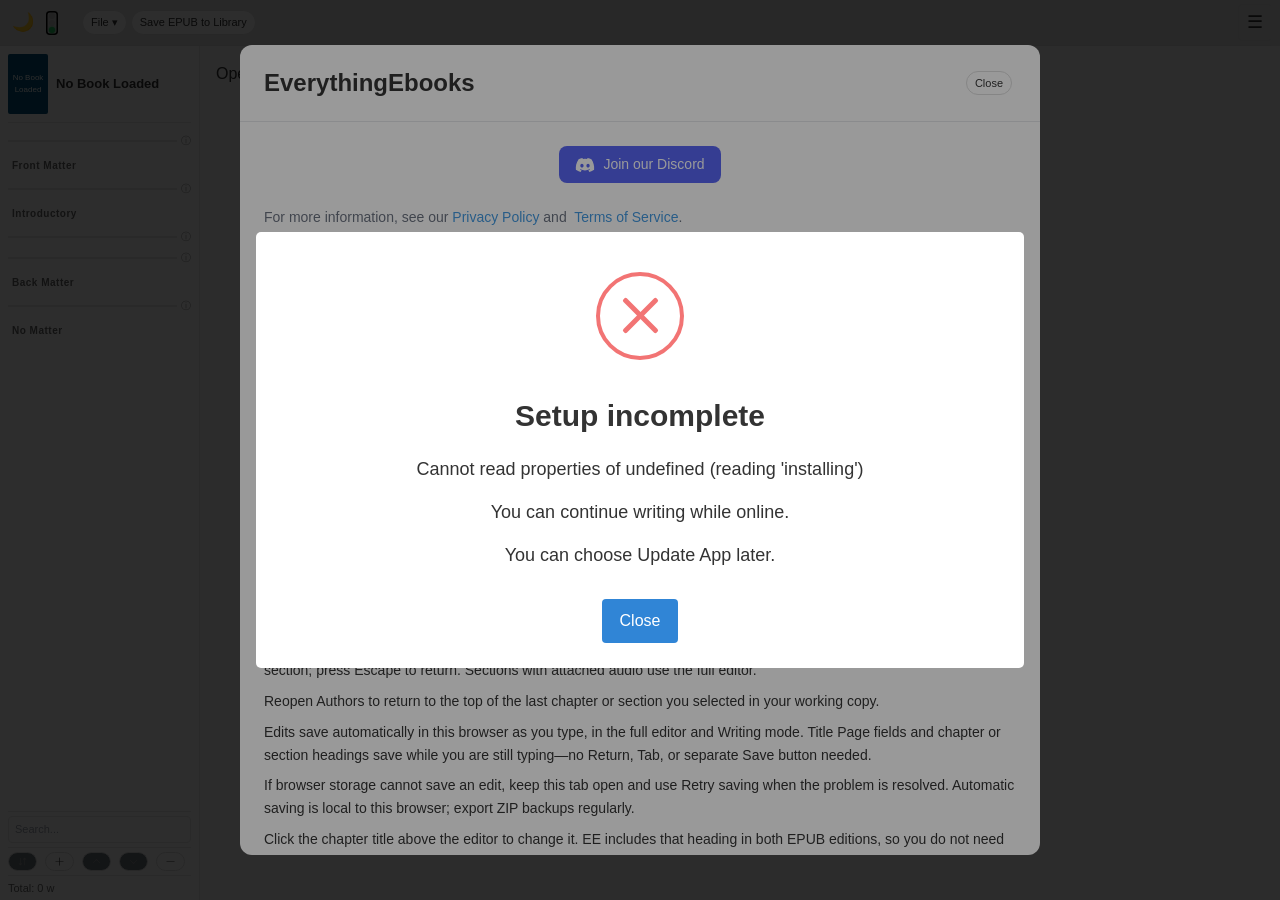
<file: index.html>
<!DOCTYPE html><!--zmmXJ0wIbNHPXc8GM1FE9--><html lang="en"><head><meta charSet="utf-8"/><meta name="viewport" content="minimum-scale=1, initial-scale=1, width=device-width, shrink-to-fit=no, user-scalable=no, viewport-fit=cover"/><meta name="viewport" content="width=device-width, initial-scale=1, maximum-scale=1, viewport-fit=cover, user-scalable=no"/><link rel="stylesheet" href="/_next/static/css/aac70e772c90a4ef.css" data-precedence="next"/><link rel="preload" as="script" fetchPriority="low" href="/_next/static/chunks/webpack-cb0443e42ba0b258.js"/><script src="/_next/static/chunks/6e78ce30-feaf1273a5eaf86b.js" async=""></script><script src="/_next/static/chunks/1726-7eea803fc47ad26f.js" async=""></script><script src="/_next/static/chunks/main-app-5e989bf992230e0a.js" async=""></script><script src="/_next/static/chunks/c7195e9e-a51b913a57dbc8b2.js" async=""></script><script src="/_next/static/chunks/3430-68d13472699cd4d6.js" async=""></script><script src="/_next/static/chunks/8951-3521d7884f53c1f5.js" async=""></script><script src="/_next/static/chunks/4199-7eee44b4d085d47f.js" async=""></script><script src="/_next/static/chunks/488-305fcc1848eac094.js" async=""></script><script src="/_next/static/chunks/6559-626ced21157e24d7.js" async=""></script><script src="/_next/static/chunks/app/layout-2312222a1524416a.js" async=""></script><script src="/_next/static/chunks/app/error-eb122ba0c32bf09d.js" async=""></script><script src="/_next/static/chunks/app/page-690a452f55b44634.js" async=""></script><title>EverythingEbooks — Read and Write</title><link rel="icon" href="/favicon.ico"/><link rel="preload" href="/fonts/EBGaramond-Regular.ttf" as="font" type="font/ttf" crossorigin="anonymous"/><link rel="preload" href="/fonts/EBGaramond-Bold.ttf" as="font" type="font/ttf" crossorigin="anonymous"/><meta name="description" content="EverythingEbooks is an ebook reader for EPUB files with text-to-speech read-aloud, highlighting, notes, and access to a ebooks store. Authors and Writers offers an editor with read-aloud for writing directly in EPUB. Generate EPUBs."/><meta property="og:url" content="https://everythingebooks.org"/><meta property="og:type" content="website"/><meta property="og:title" content="EverythingEbooks — Read and Write"/><meta property="og:description" content="EverythingEbooks is an ebook reader for EPUB files with text-to-speech read-aloud, highlighting, notes, and access to a ebooks store. Authors and Writers offers an editor with read-aloud for writing directly in EPUB. Generate EPUBs."/><title>EverythingEbooks — Read and Write</title><meta name="description" content="EverythingEbooks is an ebook reader for EPUB files with text-to-speech read-aloud, highlighting, notes, and access to a ebooks store. Authors and Writers offers an editor with read-aloud for writing directly in EPUB. Generate EPUBs."/><link rel="author" href="https://github.com/cleesmith/proselenos_readers_writers"/><meta name="author" content="EverythingEbooks"/><meta name="generator" content="Next.js"/><meta name="keywords" content="epub,ebook,reader,writing,publishing"/><script src="/_next/static/chunks/polyfills-42372ed130431b0a.js" noModule=""></script></head><body><div hidden=""><!--$--><!--/$--></div><script src="/_next/static/chunks/webpack-cb0443e42ba0b258.js" id="_R_" async=""></script><script>(self.__next_f=self.__next_f||[]).push([0])</script><script>self.__next_f.push([1,"1:\"$Sreact.fragment\"\n2:I[62404,[\"6435\",\"static/chunks/c7195e9e-a51b913a57dbc8b2.js\",\"3430\",\"static/chunks/3430-68d13472699cd4d6.js\",\"8951\",\"static/chunks/8951-3521d7884f53c1f5.js\",\"4199\",\"static/chunks/4199-7eee44b4d085d47f.js\",\"488\",\"static/chunks/488-305fcc1848eac094.js\",\"6559\",\"static/chunks/6559-626ced21157e24d7.js\",\"7177\",\"static/chunks/app/layout-2312222a1524416a.js\"],\"EnvProvider\"]\n3:I[69362,[\"6435\",\"static/chunks/c7195e9e-a51b913a57dbc8b2.js\",\"3430\",\"static/chunks/3430-68d13472699cd4d6.js\",\"8951\",\"static/chunks/8951-3521d7884f53c1f5.js\",\"4199\",\"static/chunks/4199-7eee44b4d085d47f.js\",\"488\",\"static/chunks/488-305fcc1848eac094.js\",\"6559\",\"static/chunks/6559-626ced21157e24d7.js\",\"7177\",\"static/chunks/app/layout-2312222a1524416a.js\"],\"default\"]\n4:I[85902,[],\"\"]\n5:I[45983,[\"8951\",\"static/chunks/8951-3521d7884f53c1f5.js\",\"8039\",\"static/chunks/app/error-eb122ba0c32bf09d.js\"],\"default\"]\n6:I[89557,[],\"\"]\n7:I[33796,[\"6435\",\"static/chunks/c7195e9e-a51b913a57dbc8b2.js\",\"3430\",\"static/chunks/3430-68d13472699cd4d6.js\",\"8951\",\"static/chunks/8951-3521d7884f53c1f5.js\",\"4199\",\"static/chunks/4199-7eee44b4d085d47f.js\",\"488\",\"static/chunks/488-305fcc1848eac094.js\",\"6559\",\"static/chunks/6559-626ced21157e24d7.js\",\"7177\",\"static/chunks/app/layout-2312222a1524416a.js\"],\"ServiceWorkerRegistration\"]\n8:I[67480,[],\"ClientPageRoot\"]\n9:I[35975,[\"8974\",\"static/chunks/app/page-690a452f55b44634.js\"],\"default\"]\nc:I[94388,[],\"OutletBoundary\"]\ne:I[3373,[],\"AsyncMetadataOutlet\"]\n10:I[94388,[],\"ViewportBoundary\"]\n12:I[94388,[],\"MetadataBoundary\"]\n13:\"$Sreact.suspense\"\n15:I[19603,[],\"\"]\n:HL[\"/_next/static/css/aac70e772c90a4ef.css\",\"style\"]\n"])</script><script>self.__next_f.push([1,"0:{\"P\":null,\"b\":\"zmmXJ0wIbNHPXc8GM1FE9\",\"p\":\"\",\"c\":[\"\",\"\"],\"i\":false,\"f\":[[[\"\",{\"children\":[\"__PAGE__\",{}]},\"$undefined\",\"$undefined\",true],[\"\",[\"$\",\"$1\",\"c\",{\"children\":[[[\"$\",\"link\",\"0\",{\"rel\":\"stylesheet\",\"href\":\"/_next/static/css/aac70e772c90a4ef.css\",\"precedence\":\"next\",\"crossOrigin\":\"$undefined\",\"nonce\":\"$undefined\"}]],[\"$\",\"html\",null,{\"lang\":\"en\",\"children\":[[\"$\",\"head\",null,{\"children\":[[\"$\",\"title\",null,{\"children\":\"EverythingEbooks — Read and Write\"}],[\"$\",\"meta\",null,{\"name\":\"viewport\",\"content\":\"minimum-scale=1, initial-scale=1, width=device-width, shrink-to-fit=no, user-scalable=no, viewport-fit=cover\"}],[\"$\",\"link\",null,{\"rel\":\"icon\",\"href\":\"/favicon.ico\"}],[\"$\",\"link\",null,{\"rel\":\"preload\",\"href\":\"/fonts/EBGaramond-Regular.ttf\",\"as\":\"font\",\"type\":\"font/ttf\",\"crossOrigin\":\"anonymous\"}],[\"$\",\"link\",null,{\"rel\":\"preload\",\"href\":\"/fonts/EBGaramond-Bold.ttf\",\"as\":\"font\",\"type\":\"font/ttf\",\"crossOrigin\":\"anonymous\"}],[\"$\",\"meta\",null,{\"name\":\"description\",\"content\":\"EverythingEbooks is an ebook reader for EPUB files with text-to-speech read-aloud, highlighting, notes, and access to a ebooks store. Authors and Writers offers an editor with read-aloud for writing directly in EPUB. Generate EPUBs.\"}],[\"$\",\"meta\",null,{\"property\":\"og:url\",\"content\":\"https://everythingebooks.org\"}],[\"$\",\"meta\",null,{\"property\":\"og:type\",\"content\":\"website\"}],[\"$\",\"meta\",null,{\"property\":\"og:title\",\"content\":\"EverythingEbooks — Read and Write\"}],[\"$\",\"meta\",null,{\"property\":\"og:description\",\"content\":\"EverythingEbooks is an ebook reader for EPUB files with text-to-speech read-aloud, highlighting, notes, and access to a ebooks store. Authors and Writers offers an editor with read-aloud for writing directly in EPUB. Generate EPUBs.\"}]]}],[\"$\",\"body\",null,{\"children\":[[\"$\",\"$L2\",null,{\"children\":[\"$\",\"$L3\",null,{\"children\":[\"$\",\"$L4\",null,{\"parallelRouterKey\":\"children\",\"error\":\"$5\",\"errorStyles\":[],\"errorScripts\":[],\"template\":[\"$\",\"$L6\",null,{}],\"templateStyles\":\"$undefined\",\"templateScripts\":\"$undefined\",\"notFound\":[[[\"$\",\"title\",null,{\"children\":\"404: This page could not be found.\"}],[\"$\",\"div\",null,{\"style\":{\"fontFamily\":\"system-ui,\\\"Segoe UI\\\",Roboto,Helvetica,Arial,sans-serif,\\\"Apple Color Emoji\\\",\\\"Segoe UI Emoji\\\"\",\"height\":\"100vh\",\"textAlign\":\"center\",\"display\":\"flex\",\"flexDirection\":\"column\",\"alignItems\":\"center\",\"justifyContent\":\"center\"},\"children\":[\"$\",\"div\",null,{\"children\":[[\"$\",\"style\",null,{\"dangerouslySetInnerHTML\":{\"__html\":\"body{color:#000;background:#fff;margin:0}.next-error-h1{border-right:1px solid rgba(0,0,0,.3)}@media (prefers-color-scheme:dark){body{color:#fff;background:#000}.next-error-h1{border-right:1px solid rgba(255,255,255,.3)}}\"}}],[\"$\",\"h1\",null,{\"className\":\"next-error-h1\",\"style\":{\"display\":\"inline-block\",\"margin\":\"0 20px 0 0\",\"padding\":\"0 23px 0 0\",\"fontSize\":24,\"fontWeight\":500,\"verticalAlign\":\"top\",\"lineHeight\":\"49px\"},\"children\":404}],[\"$\",\"div\",null,{\"style\":{\"display\":\"inline-block\"},\"children\":[\"$\",\"h2\",null,{\"style\":{\"fontSize\":14,\"fontWeight\":400,\"lineHeight\":\"49px\",\"margin\":0},\"children\":\"This page could not be found.\"}]}]]}]}]],[]],\"forbidden\":\"$undefined\",\"unauthorized\":\"$undefined\"}]}]}],[\"$\",\"$L7\",null,{}]]}]]}]]}],{\"children\":[\"__PAGE__\",[\"$\",\"$1\",\"c\",{\"children\":[[\"$\",\"$L8\",null,{\"Component\":\"$9\",\"searchParams\":{},\"params\":{},\"promises\":[\"$@a\",\"$@b\"]}],null,[\"$\",\"$Lc\",null,{\"children\":[\"$Ld\",[\"$\",\"$Le\",null,{\"promise\":\"$@f\"}]]}]]}],{},null,false]},null,false],[\"$\",\"$1\",\"h\",{\"children\":[null,[[\"$\",\"$L10\",null,{\"children\":\"$L11\"}],null],[\"$\",\"$L12\",null,{\"children\":[\"$\",\"div\",null,{\"hidden\":true,\"children\":[\"$\",\"$13\",null,{\"fallback\":null,\"children\":\"$L14\"}]}]}]]}],false]],\"m\":\"$undefined\",\"G\":[\"$15\",[]],\"s\":false,\"S\":true}\n"])</script><script>self.__next_f.push([1,"a:{}\nb:\"$0:f:0:1:2:children:1:props:children:0:props:params\"\n"])</script><script>self.__next_f.push([1,"11:[[\"$\",\"meta\",\"0\",{\"charSet\":\"utf-8\"}],[\"$\",\"meta\",\"1\",{\"name\":\"viewport\",\"content\":\"width=device-width, initial-scale=1, maximum-scale=1, viewport-fit=cover, user-scalable=no\"}]]\nd:null\n"])</script><script>self.__next_f.push([1,"f:{\"metadata\":[[\"$\",\"title\",\"0\",{\"children\":\"EverythingEbooks — Read and Write\"}],[\"$\",\"meta\",\"1\",{\"name\":\"description\",\"content\":\"EverythingEbooks is an ebook reader for EPUB files with text-to-speech read-aloud, highlighting, notes, and access to a ebooks store. Authors and Writers offers an editor with read-aloud for writing directly in EPUB. Generate EPUBs.\"}],[\"$\",\"link\",\"2\",{\"rel\":\"author\",\"href\":\"https://github.com/cleesmith/proselenos_readers_writers\"}],[\"$\",\"meta\",\"3\",{\"name\":\"author\",\"content\":\"EverythingEbooks\"}],[\"$\",\"meta\",\"4\",{\"name\":\"generator\",\"content\":\"Next.js\"}],[\"$\",\"meta\",\"5\",{\"name\":\"keywords\",\"content\":\"epub,ebook,reader,writing,publishing\"}]],\"error\":null,\"digest\":\"$undefined\"}\n"])</script><script>self.__next_f.push([1,"14:\"$f:metadata\"\n"])</script></body></html>
</file>
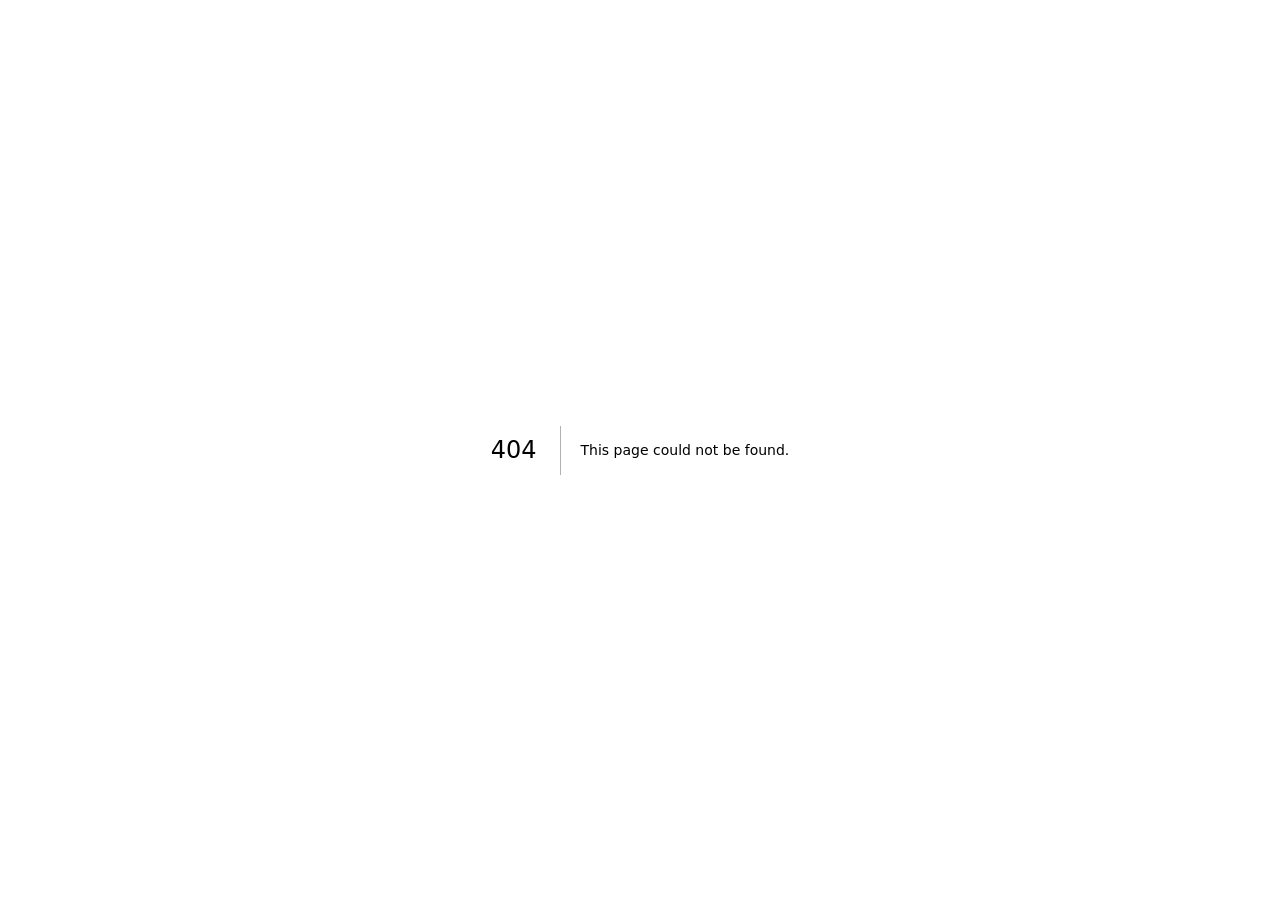
<file: 404/index.html>
<!DOCTYPE html><!--zmmXJ0wIbNHPXc8GM1FE9--><html lang="en"><head><meta charSet="utf-8"/><meta name="viewport" content="minimum-scale=1, initial-scale=1, width=device-width, shrink-to-fit=no, user-scalable=no, viewport-fit=cover"/><meta name="viewport" content="width=device-width, initial-scale=1, maximum-scale=1, viewport-fit=cover, user-scalable=no"/><link rel="stylesheet" href="/_next/static/css/aac70e772c90a4ef.css" data-precedence="next"/><link rel="preload" as="script" fetchPriority="low" href="/_next/static/chunks/webpack-cb0443e42ba0b258.js"/><script src="/_next/static/chunks/6e78ce30-feaf1273a5eaf86b.js" async=""></script><script src="/_next/static/chunks/1726-7eea803fc47ad26f.js" async=""></script><script src="/_next/static/chunks/main-app-5e989bf992230e0a.js" async=""></script><script src="/_next/static/chunks/c7195e9e-a51b913a57dbc8b2.js" async=""></script><script src="/_next/static/chunks/3430-68d13472699cd4d6.js" async=""></script><script src="/_next/static/chunks/8951-3521d7884f53c1f5.js" async=""></script><script src="/_next/static/chunks/4199-7eee44b4d085d47f.js" async=""></script><script src="/_next/static/chunks/488-305fcc1848eac094.js" async=""></script><script src="/_next/static/chunks/6559-626ced21157e24d7.js" async=""></script><script src="/_next/static/chunks/app/layout-2312222a1524416a.js" async=""></script><script src="/_next/static/chunks/app/error-eb122ba0c32bf09d.js" async=""></script><meta name="robots" content="noindex"/><title>EverythingEbooks — Read and Write</title><link rel="icon" href="/favicon.ico"/><link rel="preload" href="/fonts/EBGaramond-Regular.ttf" as="font" type="font/ttf" crossorigin="anonymous"/><link rel="preload" href="/fonts/EBGaramond-Bold.ttf" as="font" type="font/ttf" crossorigin="anonymous"/><meta name="description" content="EverythingEbooks is an ebook reader for EPUB files with text-to-speech read-aloud, highlighting, notes, and access to a ebooks store. Authors and Writers offers an editor with read-aloud for writing directly in EPUB. Generate EPUBs."/><meta property="og:url" content="https://everythingebooks.org"/><meta property="og:type" content="website"/><meta property="og:title" content="EverythingEbooks — Read and Write"/><meta property="og:description" content="EverythingEbooks is an ebook reader for EPUB files with text-to-speech read-aloud, highlighting, notes, and access to a ebooks store. Authors and Writers offers an editor with read-aloud for writing directly in EPUB. Generate EPUBs."/><title>EverythingEbooks — Read and Write</title><meta name="description" content="EverythingEbooks is an ebook reader for EPUB files with text-to-speech read-aloud, highlighting, notes, and access to a ebooks store. Authors and Writers offers an editor with read-aloud for writing directly in EPUB. Generate EPUBs."/><link rel="author" href="https://github.com/cleesmith/proselenos_readers_writers"/><meta name="author" content="EverythingEbooks"/><meta name="generator" content="Next.js"/><meta name="keywords" content="epub,ebook,reader,writing,publishing"/><script src="/_next/static/chunks/polyfills-42372ed130431b0a.js" noModule=""></script></head><body><div hidden=""><!--$--><!--/$--></div><script src="/_next/static/chunks/webpack-cb0443e42ba0b258.js" id="_R_" async=""></script><script>(self.__next_f=self.__next_f||[]).push([0])</script><script>self.__next_f.push([1,"1:\"$Sreact.fragment\"\n2:I[62404,[\"6435\",\"static/chunks/c7195e9e-a51b913a57dbc8b2.js\",\"3430\",\"static/chunks/3430-68d13472699cd4d6.js\",\"8951\",\"static/chunks/8951-3521d7884f53c1f5.js\",\"4199\",\"static/chunks/4199-7eee44b4d085d47f.js\",\"488\",\"static/chunks/488-305fcc1848eac094.js\",\"6559\",\"static/chunks/6559-626ced21157e24d7.js\",\"7177\",\"static/chunks/app/layout-2312222a1524416a.js\"],\"EnvProvider\"]\n3:I[69362,[\"6435\",\"static/chunks/c7195e9e-a51b913a57dbc8b2.js\",\"3430\",\"static/chunks/3430-68d13472699cd4d6.js\",\"8951\",\"static/chunks/8951-3521d7884f53c1f5.js\",\"4199\",\"static/chunks/4199-7eee44b4d085d47f.js\",\"488\",\"static/chunks/488-305fcc1848eac094.js\",\"6559\",\"static/chunks/6559-626ced21157e24d7.js\",\"7177\",\"static/chunks/app/layout-2312222a1524416a.js\"],\"default\"]\n4:I[85902,[],\"\"]\n5:I[45983,[\"8951\",\"static/chunks/8951-3521d7884f53c1f5.js\",\"8039\",\"static/chunks/app/error-eb122ba0c32bf09d.js\"],\"default\"]\n6:I[89557,[],\"\"]\n7:I[33796,[\"6435\",\"static/chunks/c7195e9e-a51b913a57dbc8b2.js\",\"3430\",\"static/chunks/3430-68d13472699cd4d6.js\",\"8951\",\"static/chunks/8951-3521d7884f53c1f5.js\",\"4199\",\"static/chunks/4199-7eee44b4d085d47f.js\",\"488\",\"static/chunks/488-305fcc1848eac094.js\",\"6559\",\"static/chunks/6559-626ced21157e24d7.js\",\"7177\",\"static/chunks/app/layout-2312222a1524416a.js\"],\"ServiceWorkerRegistration\"]\n8:I[94388,[],\"OutletBoundary\"]\na:I[3373,[],\"AsyncMetadataOutlet\"]\nc:I[94388,[],\"ViewportBoundary\"]\ne:I[94388,[],\"MetadataBoundary\"]\nf:\"$Sreact.suspense\"\n11:I[19603,[],\"\"]\n:HL[\"/_next/static/css/aac70e772c90a4ef.css\",\"style\"]\n"])</script><script>self.__next_f.push([1,"0:{\"P\":null,\"b\":\"zmmXJ0wIbNHPXc8GM1FE9\",\"p\":\"\",\"c\":[\"\",\"_not-found\",\"\"],\"i\":false,\"f\":[[[\"\",{\"children\":[\"/_not-found\",{\"children\":[\"__PAGE__\",{}]}]},\"$undefined\",\"$undefined\",true],[\"\",[\"$\",\"$1\",\"c\",{\"children\":[[[\"$\",\"link\",\"0\",{\"rel\":\"stylesheet\",\"href\":\"/_next/static/css/aac70e772c90a4ef.css\",\"precedence\":\"next\",\"crossOrigin\":\"$undefined\",\"nonce\":\"$undefined\"}]],[\"$\",\"html\",null,{\"lang\":\"en\",\"children\":[[\"$\",\"head\",null,{\"children\":[[\"$\",\"title\",null,{\"children\":\"EverythingEbooks — Read and Write\"}],[\"$\",\"meta\",null,{\"name\":\"viewport\",\"content\":\"minimum-scale=1, initial-scale=1, width=device-width, shrink-to-fit=no, user-scalable=no, viewport-fit=cover\"}],[\"$\",\"link\",null,{\"rel\":\"icon\",\"href\":\"/favicon.ico\"}],[\"$\",\"link\",null,{\"rel\":\"preload\",\"href\":\"/fonts/EBGaramond-Regular.ttf\",\"as\":\"font\",\"type\":\"font/ttf\",\"crossOrigin\":\"anonymous\"}],[\"$\",\"link\",null,{\"rel\":\"preload\",\"href\":\"/fonts/EBGaramond-Bold.ttf\",\"as\":\"font\",\"type\":\"font/ttf\",\"crossOrigin\":\"anonymous\"}],[\"$\",\"meta\",null,{\"name\":\"description\",\"content\":\"EverythingEbooks is an ebook reader for EPUB files with text-to-speech read-aloud, highlighting, notes, and access to a ebooks store. Authors and Writers offers an editor with read-aloud for writing directly in EPUB. Generate EPUBs.\"}],[\"$\",\"meta\",null,{\"property\":\"og:url\",\"content\":\"https://everythingebooks.org\"}],[\"$\",\"meta\",null,{\"property\":\"og:type\",\"content\":\"website\"}],[\"$\",\"meta\",null,{\"property\":\"og:title\",\"content\":\"EverythingEbooks — Read and Write\"}],[\"$\",\"meta\",null,{\"property\":\"og:description\",\"content\":\"EverythingEbooks is an ebook reader for EPUB files with text-to-speech read-aloud, highlighting, notes, and access to a ebooks store. Authors and Writers offers an editor with read-aloud for writing directly in EPUB. Generate EPUBs.\"}]]}],[\"$\",\"body\",null,{\"children\":[[\"$\",\"$L2\",null,{\"children\":[\"$\",\"$L3\",null,{\"children\":[\"$\",\"$L4\",null,{\"parallelRouterKey\":\"children\",\"error\":\"$5\",\"errorStyles\":[],\"errorScripts\":[],\"template\":[\"$\",\"$L6\",null,{}],\"templateStyles\":\"$undefined\",\"templateScripts\":\"$undefined\",\"notFound\":\"$undefined\",\"forbidden\":\"$undefined\",\"unauthorized\":\"$undefined\"}]}]}],[\"$\",\"$L7\",null,{}]]}]]}]]}],{\"children\":[\"/_not-found\",[\"$\",\"$1\",\"c\",{\"children\":[null,[\"$\",\"$L4\",null,{\"parallelRouterKey\":\"children\",\"error\":\"$undefined\",\"errorStyles\":\"$undefined\",\"errorScripts\":\"$undefined\",\"template\":[\"$\",\"$L6\",null,{}],\"templateStyles\":\"$undefined\",\"templateScripts\":\"$undefined\",\"notFound\":\"$undefined\",\"forbidden\":\"$undefined\",\"unauthorized\":\"$undefined\"}]]}],{\"children\":[\"__PAGE__\",[\"$\",\"$1\",\"c\",{\"children\":[[[\"$\",\"title\",null,{\"children\":\"404: This page could not be found.\"}],[\"$\",\"div\",null,{\"style\":{\"fontFamily\":\"system-ui,\\\"Segoe UI\\\",Roboto,Helvetica,Arial,sans-serif,\\\"Apple Color Emoji\\\",\\\"Segoe UI Emoji\\\"\",\"height\":\"100vh\",\"textAlign\":\"center\",\"display\":\"flex\",\"flexDirection\":\"column\",\"alignItems\":\"center\",\"justifyContent\":\"center\"},\"children\":[\"$\",\"div\",null,{\"children\":[[\"$\",\"style\",null,{\"dangerouslySetInnerHTML\":{\"__html\":\"body{color:#000;background:#fff;margin:0}.next-error-h1{border-right:1px solid rgba(0,0,0,.3)}@media (prefers-color-scheme:dark){body{color:#fff;background:#000}.next-error-h1{border-right:1px solid rgba(255,255,255,.3)}}\"}}],[\"$\",\"h1\",null,{\"className\":\"next-error-h1\",\"style\":{\"display\":\"inline-block\",\"margin\":\"0 20px 0 0\",\"padding\":\"0 23px 0 0\",\"fontSize\":24,\"fontWeight\":500,\"verticalAlign\":\"top\",\"lineHeight\":\"49px\"},\"children\":404}],[\"$\",\"div\",null,{\"style\":{\"display\":\"inline-block\"},\"children\":[\"$\",\"h2\",null,{\"style\":{\"fontSize\":14,\"fontWeight\":400,\"lineHeight\":\"49px\",\"margin\":0},\"children\":\"This page could not be found.\"}]}]]}]}]],null,[\"$\",\"$L8\",null,{\"children\":[\"$L9\",[\"$\",\"$La\",null,{\"promise\":\"$@b\"}]]}]]}],{},null,false]},null,false]},null,false],[\"$\",\"$1\",\"h\",{\"children\":[[\"$\",\"meta\",null,{\"name\":\"robots\",\"content\":\"noindex\"}],[[\"$\",\"$Lc\",null,{\"children\":\"$Ld\"}],null],[\"$\",\"$Le\",null,{\"children\":[\"$\",\"div\",null,{\"hidden\":true,\"children\":[\"$\",\"$f\",null,{\"fallback\":null,\"children\":\"$L10\"}]}]}]]}],false]],\"m\":\"$undefined\",\"G\":[\"$11\",[]],\"s\":false,\"S\":true}\n"])</script><script>self.__next_f.push([1,"d:[[\"$\",\"meta\",\"0\",{\"charSet\":\"utf-8\"}],[\"$\",\"meta\",\"1\",{\"name\":\"viewport\",\"content\":\"width=device-width, initial-scale=1, maximum-scale=1, viewport-fit=cover, user-scalable=no\"}]]\n9:null\n"])</script><script>self.__next_f.push([1,"b:{\"metadata\":[[\"$\",\"title\",\"0\",{\"children\":\"EverythingEbooks — Read and Write\"}],[\"$\",\"meta\",\"1\",{\"name\":\"description\",\"content\":\"EverythingEbooks is an ebook reader for EPUB files with text-to-speech read-aloud, highlighting, notes, and access to a ebooks store. Authors and Writers offers an editor with read-aloud for writing directly in EPUB. Generate EPUBs.\"}],[\"$\",\"link\",\"2\",{\"rel\":\"author\",\"href\":\"https://github.com/cleesmith/proselenos_readers_writers\"}],[\"$\",\"meta\",\"3\",{\"name\":\"author\",\"content\":\"EverythingEbooks\"}],[\"$\",\"meta\",\"4\",{\"name\":\"generator\",\"content\":\"Next.js\"}],[\"$\",\"meta\",\"5\",{\"name\":\"keywords\",\"content\":\"epub,ebook,reader,writing,publishing\"}]],\"error\":null,\"digest\":\"$undefined\"}\n"])</script><script>self.__next_f.push([1,"10:\"$b:metadata\"\n"])</script></body></html>
</file>
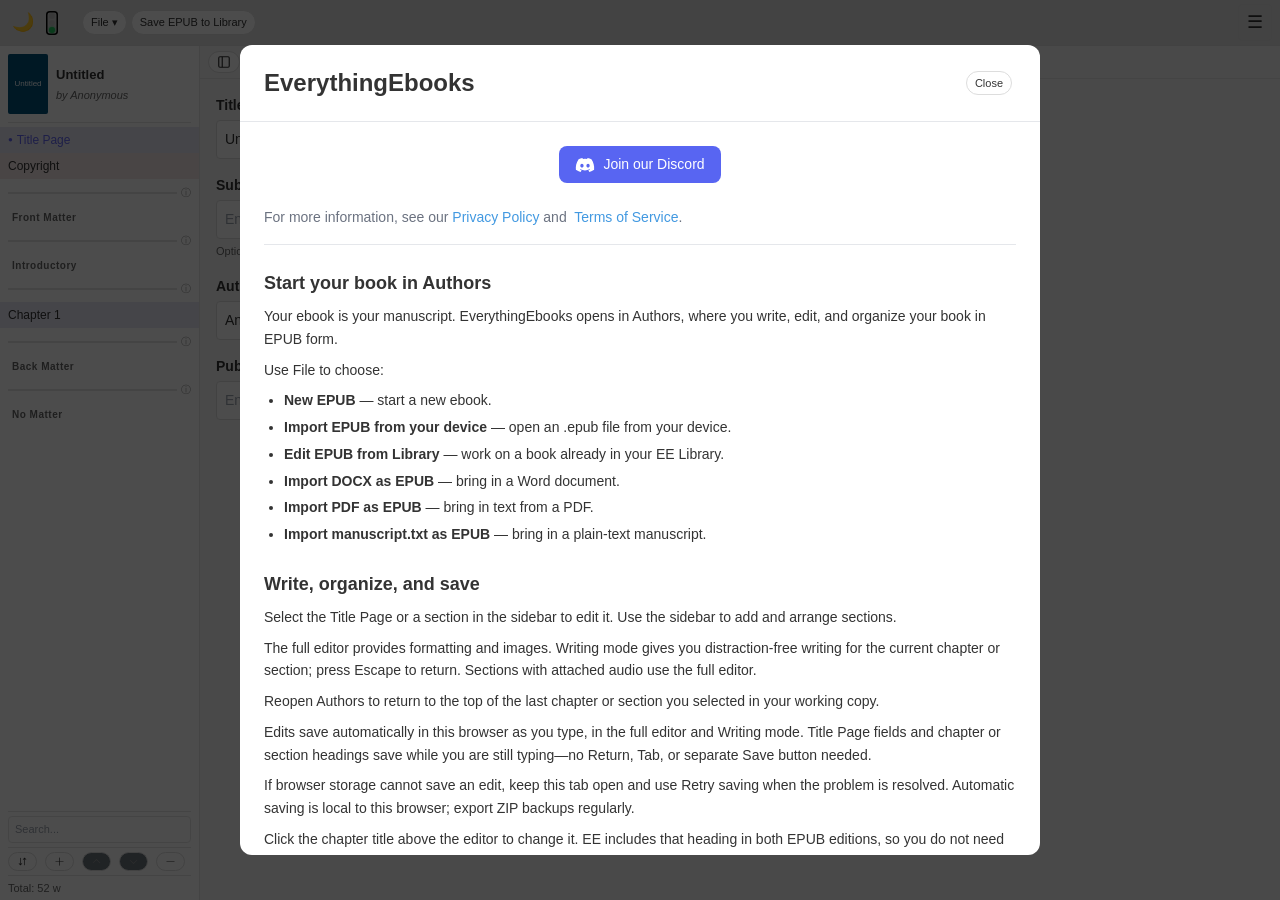
<file: authors/index.html>
<!DOCTYPE html><!--zmmXJ0wIbNHPXc8GM1FE9--><html lang="en"><head><meta charSet="utf-8"/><meta name="viewport" content="minimum-scale=1, initial-scale=1, width=device-width, shrink-to-fit=no, user-scalable=no, viewport-fit=cover"/><meta name="viewport" content="width=device-width, initial-scale=1, maximum-scale=1, viewport-fit=cover, user-scalable=no"/><link rel="stylesheet" href="/_next/static/css/aac70e772c90a4ef.css" data-precedence="next"/><link rel="preload" as="script" fetchPriority="low" href="/_next/static/chunks/webpack-cb0443e42ba0b258.js"/><script src="/_next/static/chunks/6e78ce30-feaf1273a5eaf86b.js" async=""></script><script src="/_next/static/chunks/1726-7eea803fc47ad26f.js" async=""></script><script src="/_next/static/chunks/main-app-5e989bf992230e0a.js" async=""></script><script src="/_next/static/chunks/c7195e9e-a51b913a57dbc8b2.js" async=""></script><script src="/_next/static/chunks/3430-68d13472699cd4d6.js" async=""></script><script src="/_next/static/chunks/8951-3521d7884f53c1f5.js" async=""></script><script src="/_next/static/chunks/4199-7eee44b4d085d47f.js" async=""></script><script src="/_next/static/chunks/488-305fcc1848eac094.js" async=""></script><script src="/_next/static/chunks/6559-626ced21157e24d7.js" async=""></script><script src="/_next/static/chunks/app/layout-2312222a1524416a.js" async=""></script><script src="/_next/static/chunks/app/error-eb122ba0c32bf09d.js" async=""></script><script src="/_next/static/chunks/24775801-31faa10ae303f6e9.js" async=""></script><script src="/_next/static/chunks/c385050f-fe70d316997bb2d9.js" async=""></script><script src="/_next/static/chunks/750ca729-83f4594e78d8a5ae.js" async=""></script><script src="/_next/static/chunks/40f260ba-6f9d6f14ddccf070.js" async=""></script><script src="/_next/static/chunks/5d1eab26-164168aabcb91bb8.js" async=""></script><script src="/_next/static/chunks/204b4adb-c492e6ae7a2a4c7a.js" async=""></script><script src="/_next/static/chunks/f18b6c45-7ed8dabaf8ad89de.js" async=""></script><script src="/_next/static/chunks/6ee338b8-ed4922afcb8b6f69.js" async=""></script><script src="/_next/static/chunks/98744999-6dcb483e80e53f87.js" async=""></script><script src="/_next/static/chunks/09650f7f-5785d88a6d7e06c9.js" async=""></script><script src="/_next/static/chunks/2fdf810f-68e2684347bcb114.js" async=""></script><script src="/_next/static/chunks/9462-2b4d18ff41d20ca8.js" async=""></script><script src="/_next/static/chunks/1815-5385e97784c62572.js" async=""></script><script src="/_next/static/chunks/1904-b9006fc293735b63.js" async=""></script><script src="/_next/static/chunks/7908-93c20fa8c08b076a.js" async=""></script><script src="/_next/static/chunks/37-6b870fb5da863749.js" async=""></script><script src="/_next/static/chunks/1103-6849781815166e10.js" async=""></script><script src="/_next/static/chunks/464-926117533e349982.js" async=""></script><script src="/_next/static/chunks/app/authors/page-24a6e0851c23007c.js" async=""></script><link rel="preload" href="/_next/static/css/2fcb29a08a584738.css" as="style"/><title>EverythingEbooks — Read and Write</title><link rel="icon" href="/favicon.ico"/><link rel="preload" href="/fonts/EBGaramond-Regular.ttf" as="font" type="font/ttf" crossorigin="anonymous"/><link rel="preload" href="/fonts/EBGaramond-Bold.ttf" as="font" type="font/ttf" crossorigin="anonymous"/><meta name="description" content="EverythingEbooks is an ebook reader for EPUB files with text-to-speech read-aloud, highlighting, notes, and access to a ebooks store. Authors and Writers offers an editor with read-aloud for writing directly in EPUB. Generate EPUBs."/><meta property="og:url" content="https://everythingebooks.org"/><meta property="og:type" content="website"/><meta property="og:title" content="EverythingEbooks — Read and Write"/><meta property="og:description" content="EverythingEbooks is an ebook reader for EPUB files with text-to-speech read-aloud, highlighting, notes, and access to a ebooks store. Authors and Writers offers an editor with read-aloud for writing directly in EPUB. Generate EPUBs."/><title>Authors</title><meta name="description" content="EverythingEbooks is an ebook reader for EPUB files with text-to-speech read-aloud, highlighting, notes, and access to a ebooks store. Authors and Writers offers an editor with read-aloud for writing directly in EPUB. Generate EPUBs."/><link rel="author" href="https://github.com/cleesmith/proselenos_readers_writers"/><meta name="author" content="EverythingEbooks"/><meta name="generator" content="Next.js"/><meta name="keywords" content="epub,ebook,reader,writing,publishing"/><script src="/_next/static/chunks/polyfills-42372ed130431b0a.js" noModule=""></script></head><body><div hidden=""><!--$--><!--/$--></div><script src="/_next/static/chunks/webpack-cb0443e42ba0b258.js" id="_R_" async=""></script><script>(self.__next_f=self.__next_f||[]).push([0])</script><script>self.__next_f.push([1,"1:\"$Sreact.fragment\"\n2:I[62404,[\"6435\",\"static/chunks/c7195e9e-a51b913a57dbc8b2.js\",\"3430\",\"static/chunks/3430-68d13472699cd4d6.js\",\"8951\",\"static/chunks/8951-3521d7884f53c1f5.js\",\"4199\",\"static/chunks/4199-7eee44b4d085d47f.js\",\"488\",\"static/chunks/488-305fcc1848eac094.js\",\"6559\",\"static/chunks/6559-626ced21157e24d7.js\",\"7177\",\"static/chunks/app/layout-2312222a1524416a.js\"],\"EnvProvider\"]\n3:I[69362,[\"6435\",\"static/chunks/c7195e9e-a51b913a57dbc8b2.js\",\"3430\",\"static/chunks/3430-68d13472699cd4d6.js\",\"8951\",\"static/chunks/8951-3521d7884f53c1f5.js\",\"4199\",\"static/chunks/4199-7eee44b4d085d47f.js\",\"488\",\"static/chunks/488-305fcc1848eac094.js\",\"6559\",\"static/chunks/6559-626ced21157e24d7.js\",\"7177\",\"static/chunks/app/layout-2312222a1524416a.js\"],\"default\"]\n4:I[85902,[],\"\"]\n5:I[45983,[\"8951\",\"static/chunks/8951-3521d7884f53c1f5.js\",\"8039\",\"static/chunks/app/error-eb122ba0c32bf09d.js\"],\"default\"]\n6:I[89557,[],\"\"]\n7:I[33796,[\"6435\",\"static/chunks/c7195e9e-a51b913a57dbc8b2.js\",\"3430\",\"static/chunks/3430-68d13472699cd4d6.js\",\"8951\",\"static/chunks/8951-3521d7884f53c1f5.js\",\"4199\",\"static/chunks/4199-7eee44b4d085d47f.js\",\"488\",\"static/chunks/488-305fcc1848eac094.js\",\"6559\",\"static/chunks/6559-626ced21157e24d7.js\",\"7177\",\"static/chunks/app/layout-2312222a1524416a.js\"],\"ServiceWorkerRegistration\"]\n8:I[67480,[],\"ClientPageRoot\"]\n"])</script><script>self.__next_f.push([1,"9:I[52215,[\"733\",\"static/chunks/24775801-31faa10ae303f6e9.js\",\"5383\",\"static/chunks/c385050f-fe70d316997bb2d9.js\",\"1347\",\"static/chunks/750ca729-83f4594e78d8a5ae.js\",\"2386\",\"static/chunks/40f260ba-6f9d6f14ddccf070.js\",\"6435\",\"static/chunks/c7195e9e-a51b913a57dbc8b2.js\",\"9627\",\"static/chunks/5d1eab26-164168aabcb91bb8.js\",\"8944\",\"static/chunks/204b4adb-c492e6ae7a2a4c7a.js\",\"1314\",\"static/chunks/f18b6c45-7ed8dabaf8ad89de.js\",\"2563\",\"static/chunks/6ee338b8-ed4922afcb8b6f69.js\",\"2866\",\"static/chunks/98744999-6dcb483e80e53f87.js\",\"2880\",\"static/chunks/09650f7f-5785d88a6d7e06c9.js\",\"5878\",\"static/chunks/2fdf810f-68e2684347bcb114.js\",\"3430\",\"static/chunks/3430-68d13472699cd4d6.js\",\"9462\",\"static/chunks/9462-2b4d18ff41d20ca8.js\",\"4199\",\"static/chunks/4199-7eee44b4d085d47f.js\",\"1815\",\"static/chunks/1815-5385e97784c62572.js\",\"1904\",\"static/chunks/1904-b9006fc293735b63.js\",\"7908\",\"static/chunks/7908-93c20fa8c08b076a.js\",\"37\",\"static/chunks/37-6b870fb5da863749.js\",\"6559\",\"static/chunks/6559-626ced21157e24d7.js\",\"1103\",\"static/chunks/1103-6849781815166e10.js\",\"464\",\"static/chunks/464-926117533e349982.js\",\"2557\",\"static/chunks/app/authors/page-24a6e0851c23007c.js\"],\"default\"]\n"])</script><script>self.__next_f.push([1,"c:I[94388,[],\"OutletBoundary\"]\ne:I[3373,[],\"AsyncMetadataOutlet\"]\n10:I[94388,[],\"ViewportBoundary\"]\n12:I[94388,[],\"MetadataBoundary\"]\n13:\"$Sreact.suspense\"\n15:I[19603,[],\"\"]\n:HL[\"/_next/static/css/aac70e772c90a4ef.css\",\"style\"]\n:HL[\"/_next/static/css/2fcb29a08a584738.css\",\"style\"]\n"])</script><script>self.__next_f.push([1,"0:{\"P\":null,\"b\":\"zmmXJ0wIbNHPXc8GM1FE9\",\"p\":\"\",\"c\":[\"\",\"authors\",\"\"],\"i\":false,\"f\":[[[\"\",{\"children\":[\"authors\",{\"children\":[\"__PAGE__\",{}]}]},\"$undefined\",\"$undefined\",true],[\"\",[\"$\",\"$1\",\"c\",{\"children\":[[[\"$\",\"link\",\"0\",{\"rel\":\"stylesheet\",\"href\":\"/_next/static/css/aac70e772c90a4ef.css\",\"precedence\":\"next\",\"crossOrigin\":\"$undefined\",\"nonce\":\"$undefined\"}]],[\"$\",\"html\",null,{\"lang\":\"en\",\"children\":[[\"$\",\"head\",null,{\"children\":[[\"$\",\"title\",null,{\"children\":\"EverythingEbooks — Read and Write\"}],[\"$\",\"meta\",null,{\"name\":\"viewport\",\"content\":\"minimum-scale=1, initial-scale=1, width=device-width, shrink-to-fit=no, user-scalable=no, viewport-fit=cover\"}],[\"$\",\"link\",null,{\"rel\":\"icon\",\"href\":\"/favicon.ico\"}],[\"$\",\"link\",null,{\"rel\":\"preload\",\"href\":\"/fonts/EBGaramond-Regular.ttf\",\"as\":\"font\",\"type\":\"font/ttf\",\"crossOrigin\":\"anonymous\"}],[\"$\",\"link\",null,{\"rel\":\"preload\",\"href\":\"/fonts/EBGaramond-Bold.ttf\",\"as\":\"font\",\"type\":\"font/ttf\",\"crossOrigin\":\"anonymous\"}],[\"$\",\"meta\",null,{\"name\":\"description\",\"content\":\"EverythingEbooks is an ebook reader for EPUB files with text-to-speech read-aloud, highlighting, notes, and access to a ebooks store. Authors and Writers offers an editor with read-aloud for writing directly in EPUB. Generate EPUBs.\"}],[\"$\",\"meta\",null,{\"property\":\"og:url\",\"content\":\"https://everythingebooks.org\"}],[\"$\",\"meta\",null,{\"property\":\"og:type\",\"content\":\"website\"}],[\"$\",\"meta\",null,{\"property\":\"og:title\",\"content\":\"EverythingEbooks — Read and Write\"}],[\"$\",\"meta\",null,{\"property\":\"og:description\",\"content\":\"EverythingEbooks is an ebook reader for EPUB files with text-to-speech read-aloud, highlighting, notes, and access to a ebooks store. Authors and Writers offers an editor with read-aloud for writing directly in EPUB. Generate EPUBs.\"}]]}],[\"$\",\"body\",null,{\"children\":[[\"$\",\"$L2\",null,{\"children\":[\"$\",\"$L3\",null,{\"children\":[\"$\",\"$L4\",null,{\"parallelRouterKey\":\"children\",\"error\":\"$5\",\"errorStyles\":[],\"errorScripts\":[],\"template\":[\"$\",\"$L6\",null,{}],\"templateStyles\":\"$undefined\",\"templateScripts\":\"$undefined\",\"notFound\":[[[\"$\",\"title\",null,{\"children\":\"404: This page could not be found.\"}],[\"$\",\"div\",null,{\"style\":{\"fontFamily\":\"system-ui,\\\"Segoe UI\\\",Roboto,Helvetica,Arial,sans-serif,\\\"Apple Color Emoji\\\",\\\"Segoe UI Emoji\\\"\",\"height\":\"100vh\",\"textAlign\":\"center\",\"display\":\"flex\",\"flexDirection\":\"column\",\"alignItems\":\"center\",\"justifyContent\":\"center\"},\"children\":[\"$\",\"div\",null,{\"children\":[[\"$\",\"style\",null,{\"dangerouslySetInnerHTML\":{\"__html\":\"body{color:#000;background:#fff;margin:0}.next-error-h1{border-right:1px solid rgba(0,0,0,.3)}@media (prefers-color-scheme:dark){body{color:#fff;background:#000}.next-error-h1{border-right:1px solid rgba(255,255,255,.3)}}\"}}],[\"$\",\"h1\",null,{\"className\":\"next-error-h1\",\"style\":{\"display\":\"inline-block\",\"margin\":\"0 20px 0 0\",\"padding\":\"0 23px 0 0\",\"fontSize\":24,\"fontWeight\":500,\"verticalAlign\":\"top\",\"lineHeight\":\"49px\"},\"children\":404}],[\"$\",\"div\",null,{\"style\":{\"display\":\"inline-block\"},\"children\":[\"$\",\"h2\",null,{\"style\":{\"fontSize\":14,\"fontWeight\":400,\"lineHeight\":\"49px\",\"margin\":0},\"children\":\"This page could not be found.\"}]}]]}]}]],[]],\"forbidden\":\"$undefined\",\"unauthorized\":\"$undefined\"}]}]}],[\"$\",\"$L7\",null,{}]]}]]}]]}],{\"children\":[\"authors\",[\"$\",\"$1\",\"c\",{\"children\":[null,[\"$\",\"$L4\",null,{\"parallelRouterKey\":\"children\",\"error\":\"$undefined\",\"errorStyles\":\"$undefined\",\"errorScripts\":\"$undefined\",\"template\":[\"$\",\"$L6\",null,{}],\"templateStyles\":\"$undefined\",\"templateScripts\":\"$undefined\",\"notFound\":\"$undefined\",\"forbidden\":\"$undefined\",\"unauthorized\":\"$undefined\"}]]}],{\"children\":[\"__PAGE__\",[\"$\",\"$1\",\"c\",{\"children\":[[\"$\",\"$L8\",null,{\"Component\":\"$9\",\"searchParams\":{},\"params\":{},\"promises\":[\"$@a\",\"$@b\"]}],[[\"$\",\"link\",\"0\",{\"rel\":\"stylesheet\",\"href\":\"/_next/static/css/2fcb29a08a584738.css\",\"precedence\":\"next\",\"crossOrigin\":\"$undefined\",\"nonce\":\"$undefined\"}]],[\"$\",\"$Lc\",null,{\"children\":[\"$Ld\",[\"$\",\"$Le\",null,{\"promise\":\"$@f\"}]]}]]}],{},null,false]},null,false]},null,false],[\"$\",\"$1\",\"h\",{\"children\":[null,[[\"$\",\"$L10\",null,{\"children\":\"$L11\"}],null],[\"$\",\"$L12\",null,{\"children\":[\"$\",\"div\",null,{\"hidden\":true,\"children\":[\"$\",\"$13\",null,{\"fallback\":null,\"children\":\"$L14\"}]}]}]]}],false]],\"m\":\"$undefined\",\"G\":[\"$15\",[]],\"s\":false,\"S\":true}\n"])</script><script>self.__next_f.push([1,"a:{}\nb:\"$0:f:0:1:2:children:2:children:1:props:children:0:props:params\"\n"])</script><script>self.__next_f.push([1,"11:[[\"$\",\"meta\",\"0\",{\"charSet\":\"utf-8\"}],[\"$\",\"meta\",\"1\",{\"name\":\"viewport\",\"content\":\"width=device-width, initial-scale=1, maximum-scale=1, viewport-fit=cover, user-scalable=no\"}]]\nd:null\n"])</script><script>self.__next_f.push([1,"f:{\"metadata\":[[\"$\",\"title\",\"0\",{\"children\":\"Authors\"}],[\"$\",\"meta\",\"1\",{\"name\":\"description\",\"content\":\"EverythingEbooks is an ebook reader for EPUB files with text-to-speech read-aloud, highlighting, notes, and access to a ebooks store. Authors and Writers offers an editor with read-aloud for writing directly in EPUB. Generate EPUBs.\"}],[\"$\",\"link\",\"2\",{\"rel\":\"author\",\"href\":\"https://github.com/cleesmith/proselenos_readers_writers\"}],[\"$\",\"meta\",\"3\",{\"name\":\"author\",\"content\":\"EverythingEbooks\"}],[\"$\",\"meta\",\"4\",{\"name\":\"generator\",\"content\":\"Next.js\"}],[\"$\",\"meta\",\"5\",{\"name\":\"keywords\",\"content\":\"epub,ebook,reader,writing,publishing\"}]],\"error\":null,\"digest\":\"$undefined\"}\n"])</script><script>self.__next_f.push([1,"14:\"$f:metadata\"\n"])</script></body></html>
</file>
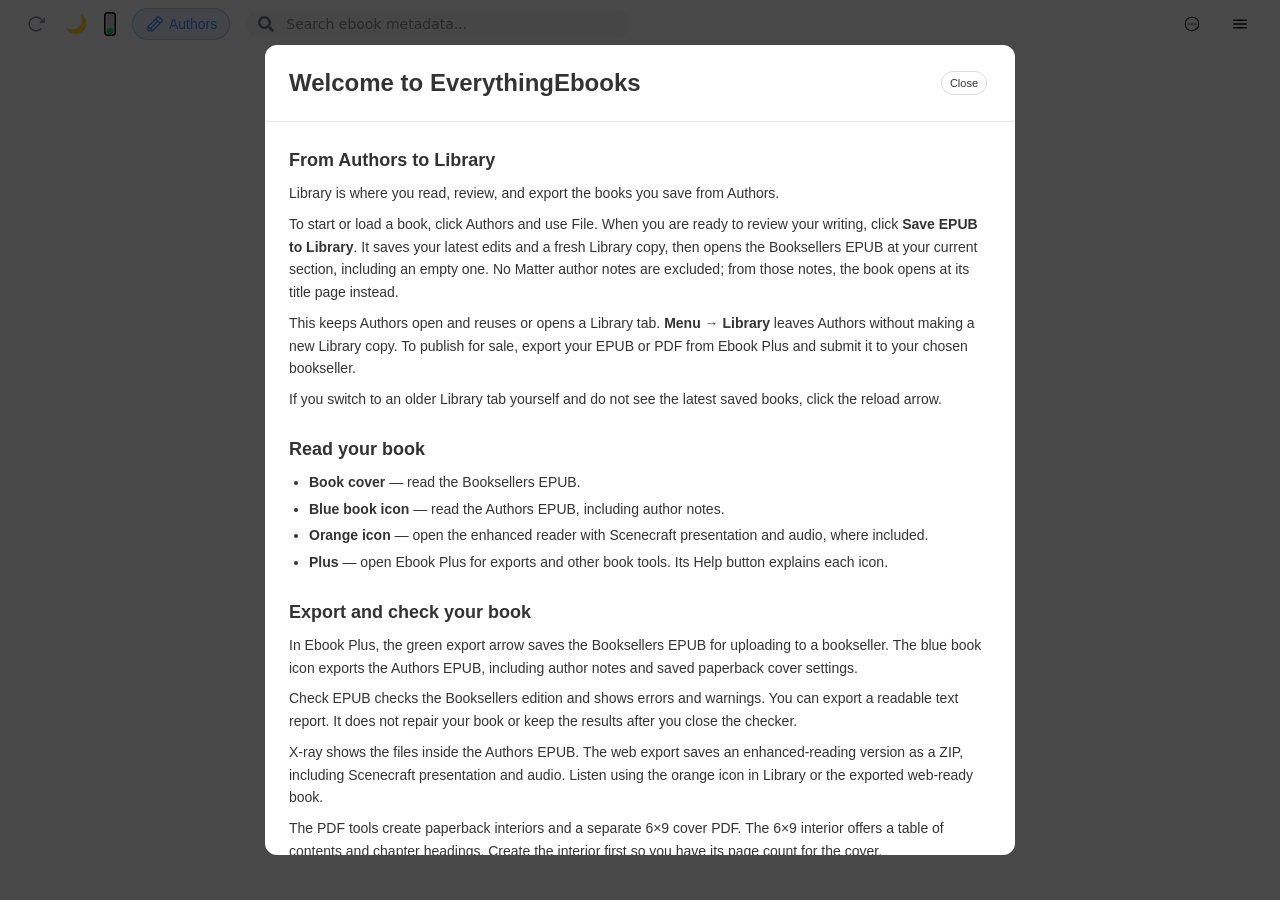
<file: library/index.html>
<!DOCTYPE html><!--zmmXJ0wIbNHPXc8GM1FE9--><html lang="en"><head><meta charSet="utf-8"/><meta name="viewport" content="minimum-scale=1, initial-scale=1, width=device-width, shrink-to-fit=no, user-scalable=no, viewport-fit=cover"/><meta name="viewport" content="width=device-width, initial-scale=1, maximum-scale=1, viewport-fit=cover, user-scalable=no"/><link rel="stylesheet" href="/_next/static/css/aac70e772c90a4ef.css" data-precedence="next"/><link rel="preload" as="script" fetchPriority="low" href="/_next/static/chunks/webpack-cb0443e42ba0b258.js"/><script src="/_next/static/chunks/6e78ce30-feaf1273a5eaf86b.js" async=""></script><script src="/_next/static/chunks/1726-7eea803fc47ad26f.js" async=""></script><script src="/_next/static/chunks/main-app-5e989bf992230e0a.js" async=""></script><script src="/_next/static/chunks/c7195e9e-a51b913a57dbc8b2.js" async=""></script><script src="/_next/static/chunks/3430-68d13472699cd4d6.js" async=""></script><script src="/_next/static/chunks/8951-3521d7884f53c1f5.js" async=""></script><script src="/_next/static/chunks/4199-7eee44b4d085d47f.js" async=""></script><script src="/_next/static/chunks/488-305fcc1848eac094.js" async=""></script><script src="/_next/static/chunks/6559-626ced21157e24d7.js" async=""></script><script src="/_next/static/chunks/app/layout-2312222a1524416a.js" async=""></script><script src="/_next/static/chunks/app/error-eb122ba0c32bf09d.js" async=""></script><script src="/_next/static/chunks/24775801-31faa10ae303f6e9.js" async=""></script><script src="/_next/static/chunks/c385050f-fe70d316997bb2d9.js" async=""></script><script src="/_next/static/chunks/750ca729-83f4594e78d8a5ae.js" async=""></script><script src="/_next/static/chunks/40f260ba-6f9d6f14ddccf070.js" async=""></script><script src="/_next/static/chunks/e6a3d702-954b711629c5634b.js" async=""></script><script src="/_next/static/chunks/3b72e6b6-42353dc68efc7aeb.js" async=""></script><script src="/_next/static/chunks/8383d99d-b5011f4f9780a82f.js" async=""></script><script src="/_next/static/chunks/b9c98e3c-73816ff1fae554c7.js" async=""></script><script src="/_next/static/chunks/b2d1c282-d84e059ad300b39d.js" async=""></script><script src="/_next/static/chunks/9b402015-cfac84990b7a2329.js" async=""></script><script src="/_next/static/chunks/7a2846ee-7288d4688cba6bba.js" async=""></script><script src="/_next/static/chunks/c5539990-eca4f90835deed7c.js" async=""></script><script src="/_next/static/chunks/408e7d04-3093307a41b49d50.js" async=""></script><script src="/_next/static/chunks/9462-2b4d18ff41d20ca8.js" async=""></script><script src="/_next/static/chunks/1815-5385e97784c62572.js" async=""></script><script src="/_next/static/chunks/1904-b9006fc293735b63.js" async=""></script><script src="/_next/static/chunks/9685-e96b8a734b22b020.js" async=""></script><script src="/_next/static/chunks/9104-25edc9f5c1574163.js" async=""></script><script src="/_next/static/chunks/1103-6849781815166e10.js" async=""></script><script src="/_next/static/chunks/7334-e17211f1bdd73cc4.js" async=""></script><script src="/_next/static/chunks/464-926117533e349982.js" async=""></script><script src="/_next/static/chunks/3376-9647c9903246d9bd.js" async=""></script><script src="/_next/static/chunks/app/library/page-f3022b88a75c1913.js" async=""></script><link rel="preload" href="/_next/static/css/41a2868416b87847.css" as="style"/><title>EverythingEbooks — Read and Write</title><link rel="icon" href="/favicon.ico"/><link rel="preload" href="/fonts/EBGaramond-Regular.ttf" as="font" type="font/ttf" crossorigin="anonymous"/><link rel="preload" href="/fonts/EBGaramond-Bold.ttf" as="font" type="font/ttf" crossorigin="anonymous"/><meta name="description" content="EverythingEbooks is an ebook reader for EPUB files with text-to-speech read-aloud, highlighting, notes, and access to a ebooks store. Authors and Writers offers an editor with read-aloud for writing directly in EPUB. Generate EPUBs."/><meta property="og:url" content="https://everythingebooks.org"/><meta property="og:type" content="website"/><meta property="og:title" content="EverythingEbooks — Read and Write"/><meta property="og:description" content="EverythingEbooks is an ebook reader for EPUB files with text-to-speech read-aloud, highlighting, notes, and access to a ebooks store. Authors and Writers offers an editor with read-aloud for writing directly in EPUB. Generate EPUBs."/><title>Library</title><meta name="description" content="EverythingEbooks is an ebook reader for EPUB files with text-to-speech read-aloud, highlighting, notes, and access to a ebooks store. Authors and Writers offers an editor with read-aloud for writing directly in EPUB. Generate EPUBs."/><link rel="author" href="https://github.com/cleesmith/proselenos_readers_writers"/><meta name="author" content="EverythingEbooks"/><meta name="generator" content="Next.js"/><meta name="keywords" content="epub,ebook,reader,writing,publishing"/><script src="/_next/static/chunks/polyfills-42372ed130431b0a.js" noModule=""></script></head><body><div hidden=""><!--$--><!--/$--></div><script src="/_next/static/chunks/webpack-cb0443e42ba0b258.js" id="_R_" async=""></script><script>(self.__next_f=self.__next_f||[]).push([0])</script><script>self.__next_f.push([1,"1:\"$Sreact.fragment\"\n2:I[62404,[\"6435\",\"static/chunks/c7195e9e-a51b913a57dbc8b2.js\",\"3430\",\"static/chunks/3430-68d13472699cd4d6.js\",\"8951\",\"static/chunks/8951-3521d7884f53c1f5.js\",\"4199\",\"static/chunks/4199-7eee44b4d085d47f.js\",\"488\",\"static/chunks/488-305fcc1848eac094.js\",\"6559\",\"static/chunks/6559-626ced21157e24d7.js\",\"7177\",\"static/chunks/app/layout-2312222a1524416a.js\"],\"EnvProvider\"]\n3:I[69362,[\"6435\",\"static/chunks/c7195e9e-a51b913a57dbc8b2.js\",\"3430\",\"static/chunks/3430-68d13472699cd4d6.js\",\"8951\",\"static/chunks/8951-3521d7884f53c1f5.js\",\"4199\",\"static/chunks/4199-7eee44b4d085d47f.js\",\"488\",\"static/chunks/488-305fcc1848eac094.js\",\"6559\",\"static/chunks/6559-626ced21157e24d7.js\",\"7177\",\"static/chunks/app/layout-2312222a1524416a.js\"],\"default\"]\n4:I[85902,[],\"\"]\n5:I[45983,[\"8951\",\"static/chunks/8951-3521d7884f53c1f5.js\",\"8039\",\"static/chunks/app/error-eb122ba0c32bf09d.js\"],\"default\"]\n6:I[89557,[],\"\"]\n7:I[33796,[\"6435\",\"static/chunks/c7195e9e-a51b913a57dbc8b2.js\",\"3430\",\"static/chunks/3430-68d13472699cd4d6.js\",\"8951\",\"static/chunks/8951-3521d7884f53c1f5.js\",\"4199\",\"static/chunks/4199-7eee44b4d085d47f.js\",\"488\",\"static/chunks/488-305fcc1848eac094.js\",\"6559\",\"static/chunks/6559-626ced21157e24d7.js\",\"7177\",\"static/chunks/app/layout-2312222a1524416a.js\"],\"ServiceWorkerRegistration\"]\n8:I[67480,[],\"ClientPageRoot\"]\n"])</script><script>self.__next_f.push([1,"9:I[70263,[\"733\",\"static/chunks/24775801-31faa10ae303f6e9.js\",\"5383\",\"static/chunks/c385050f-fe70d316997bb2d9.js\",\"1347\",\"static/chunks/750ca729-83f4594e78d8a5ae.js\",\"2386\",\"static/chunks/40f260ba-6f9d6f14ddccf070.js\",\"6435\",\"static/chunks/c7195e9e-a51b913a57dbc8b2.js\",\"8667\",\"static/chunks/e6a3d702-954b711629c5634b.js\",\"2166\",\"static/chunks/3b72e6b6-42353dc68efc7aeb.js\",\"4161\",\"static/chunks/8383d99d-b5011f4f9780a82f.js\",\"4011\",\"static/chunks/b9c98e3c-73816ff1fae554c7.js\",\"6583\",\"static/chunks/b2d1c282-d84e059ad300b39d.js\",\"5642\",\"static/chunks/9b402015-cfac84990b7a2329.js\",\"6405\",\"static/chunks/7a2846ee-7288d4688cba6bba.js\",\"4454\",\"static/chunks/c5539990-eca4f90835deed7c.js\",\"4959\",\"static/chunks/408e7d04-3093307a41b49d50.js\",\"3430\",\"static/chunks/3430-68d13472699cd4d6.js\",\"9462\",\"static/chunks/9462-2b4d18ff41d20ca8.js\",\"8951\",\"static/chunks/8951-3521d7884f53c1f5.js\",\"4199\",\"static/chunks/4199-7eee44b4d085d47f.js\",\"1815\",\"static/chunks/1815-5385e97784c62572.js\",\"1904\",\"static/chunks/1904-b9006fc293735b63.js\",\"488\",\"static/chunks/488-305fcc1848eac094.js\",\"9685\",\"static/chunks/9685-e96b8a734b22b020.js\",\"9104\",\"static/chunks/9104-25edc9f5c1574163.js\",\"6559\",\"static/chunks/6559-626ced21157e24d7.js\",\"1103\",\"static/chunks/1103-6849781815166e10.js\",\"7334\",\"static/chunks/7334-e17211f1bdd73cc4.js\",\"464\",\"static/chunks/464-926117533e349982.js\",\"3376\",\"static/chunks/3376-9647c9903246d9bd.js\",\"7382\",\"static/chunks/app/library/page-f3022b88a75c1913.js\"],\"default\"]\n"])</script><script>self.__next_f.push([1,"c:I[94388,[],\"OutletBoundary\"]\ne:I[3373,[],\"AsyncMetadataOutlet\"]\n10:I[94388,[],\"ViewportBoundary\"]\n12:I[94388,[],\"MetadataBoundary\"]\n13:\"$Sreact.suspense\"\n15:I[19603,[],\"\"]\n:HL[\"/_next/static/css/aac70e772c90a4ef.css\",\"style\"]\n:HL[\"/_next/static/css/41a2868416b87847.css\",\"style\"]\n"])</script><script>self.__next_f.push([1,"0:{\"P\":null,\"b\":\"zmmXJ0wIbNHPXc8GM1FE9\",\"p\":\"\",\"c\":[\"\",\"library\",\"\"],\"i\":false,\"f\":[[[\"\",{\"children\":[\"library\",{\"children\":[\"__PAGE__\",{}]}]},\"$undefined\",\"$undefined\",true],[\"\",[\"$\",\"$1\",\"c\",{\"children\":[[[\"$\",\"link\",\"0\",{\"rel\":\"stylesheet\",\"href\":\"/_next/static/css/aac70e772c90a4ef.css\",\"precedence\":\"next\",\"crossOrigin\":\"$undefined\",\"nonce\":\"$undefined\"}]],[\"$\",\"html\",null,{\"lang\":\"en\",\"children\":[[\"$\",\"head\",null,{\"children\":[[\"$\",\"title\",null,{\"children\":\"EverythingEbooks — Read and Write\"}],[\"$\",\"meta\",null,{\"name\":\"viewport\",\"content\":\"minimum-scale=1, initial-scale=1, width=device-width, shrink-to-fit=no, user-scalable=no, viewport-fit=cover\"}],[\"$\",\"link\",null,{\"rel\":\"icon\",\"href\":\"/favicon.ico\"}],[\"$\",\"link\",null,{\"rel\":\"preload\",\"href\":\"/fonts/EBGaramond-Regular.ttf\",\"as\":\"font\",\"type\":\"font/ttf\",\"crossOrigin\":\"anonymous\"}],[\"$\",\"link\",null,{\"rel\":\"preload\",\"href\":\"/fonts/EBGaramond-Bold.ttf\",\"as\":\"font\",\"type\":\"font/ttf\",\"crossOrigin\":\"anonymous\"}],[\"$\",\"meta\",null,{\"name\":\"description\",\"content\":\"EverythingEbooks is an ebook reader for EPUB files with text-to-speech read-aloud, highlighting, notes, and access to a ebooks store. Authors and Writers offers an editor with read-aloud for writing directly in EPUB. Generate EPUBs.\"}],[\"$\",\"meta\",null,{\"property\":\"og:url\",\"content\":\"https://everythingebooks.org\"}],[\"$\",\"meta\",null,{\"property\":\"og:type\",\"content\":\"website\"}],[\"$\",\"meta\",null,{\"property\":\"og:title\",\"content\":\"EverythingEbooks — Read and Write\"}],[\"$\",\"meta\",null,{\"property\":\"og:description\",\"content\":\"EverythingEbooks is an ebook reader for EPUB files with text-to-speech read-aloud, highlighting, notes, and access to a ebooks store. Authors and Writers offers an editor with read-aloud for writing directly in EPUB. Generate EPUBs.\"}]]}],[\"$\",\"body\",null,{\"children\":[[\"$\",\"$L2\",null,{\"children\":[\"$\",\"$L3\",null,{\"children\":[\"$\",\"$L4\",null,{\"parallelRouterKey\":\"children\",\"error\":\"$5\",\"errorStyles\":[],\"errorScripts\":[],\"template\":[\"$\",\"$L6\",null,{}],\"templateStyles\":\"$undefined\",\"templateScripts\":\"$undefined\",\"notFound\":[[[\"$\",\"title\",null,{\"children\":\"404: This page could not be found.\"}],[\"$\",\"div\",null,{\"style\":{\"fontFamily\":\"system-ui,\\\"Segoe UI\\\",Roboto,Helvetica,Arial,sans-serif,\\\"Apple Color Emoji\\\",\\\"Segoe UI Emoji\\\"\",\"height\":\"100vh\",\"textAlign\":\"center\",\"display\":\"flex\",\"flexDirection\":\"column\",\"alignItems\":\"center\",\"justifyContent\":\"center\"},\"children\":[\"$\",\"div\",null,{\"children\":[[\"$\",\"style\",null,{\"dangerouslySetInnerHTML\":{\"__html\":\"body{color:#000;background:#fff;margin:0}.next-error-h1{border-right:1px solid rgba(0,0,0,.3)}@media (prefers-color-scheme:dark){body{color:#fff;background:#000}.next-error-h1{border-right:1px solid rgba(255,255,255,.3)}}\"}}],[\"$\",\"h1\",null,{\"className\":\"next-error-h1\",\"style\":{\"display\":\"inline-block\",\"margin\":\"0 20px 0 0\",\"padding\":\"0 23px 0 0\",\"fontSize\":24,\"fontWeight\":500,\"verticalAlign\":\"top\",\"lineHeight\":\"49px\"},\"children\":404}],[\"$\",\"div\",null,{\"style\":{\"display\":\"inline-block\"},\"children\":[\"$\",\"h2\",null,{\"style\":{\"fontSize\":14,\"fontWeight\":400,\"lineHeight\":\"49px\",\"margin\":0},\"children\":\"This page could not be found.\"}]}]]}]}]],[]],\"forbidden\":\"$undefined\",\"unauthorized\":\"$undefined\"}]}]}],[\"$\",\"$L7\",null,{}]]}]]}]]}],{\"children\":[\"library\",[\"$\",\"$1\",\"c\",{\"children\":[null,[\"$\",\"$L4\",null,{\"parallelRouterKey\":\"children\",\"error\":\"$undefined\",\"errorStyles\":\"$undefined\",\"errorScripts\":\"$undefined\",\"template\":[\"$\",\"$L6\",null,{}],\"templateStyles\":\"$undefined\",\"templateScripts\":\"$undefined\",\"notFound\":\"$undefined\",\"forbidden\":\"$undefined\",\"unauthorized\":\"$undefined\"}]]}],{\"children\":[\"__PAGE__\",[\"$\",\"$1\",\"c\",{\"children\":[[\"$\",\"$L8\",null,{\"Component\":\"$9\",\"searchParams\":{},\"params\":{},\"promises\":[\"$@a\",\"$@b\"]}],[[\"$\",\"link\",\"0\",{\"rel\":\"stylesheet\",\"href\":\"/_next/static/css/41a2868416b87847.css\",\"precedence\":\"next\",\"crossOrigin\":\"$undefined\",\"nonce\":\"$undefined\"}]],[\"$\",\"$Lc\",null,{\"children\":[\"$Ld\",[\"$\",\"$Le\",null,{\"promise\":\"$@f\"}]]}]]}],{},null,false]},null,false]},null,false],[\"$\",\"$1\",\"h\",{\"children\":[null,[[\"$\",\"$L10\",null,{\"children\":\"$L11\"}],null],[\"$\",\"$L12\",null,{\"children\":[\"$\",\"div\",null,{\"hidden\":true,\"children\":[\"$\",\"$13\",null,{\"fallback\":null,\"children\":\"$L14\"}]}]}]]}],false]],\"m\":\"$undefined\",\"G\":[\"$15\",[]],\"s\":false,\"S\":true}\n"])</script><script>self.__next_f.push([1,"a:{}\nb:\"$0:f:0:1:2:children:2:children:1:props:children:0:props:params\"\n"])</script><script>self.__next_f.push([1,"11:[[\"$\",\"meta\",\"0\",{\"charSet\":\"utf-8\"}],[\"$\",\"meta\",\"1\",{\"name\":\"viewport\",\"content\":\"width=device-width, initial-scale=1, maximum-scale=1, viewport-fit=cover, user-scalable=no\"}]]\nd:null\n"])</script><script>self.__next_f.push([1,"f:{\"metadata\":[[\"$\",\"title\",\"0\",{\"children\":\"Library\"}],[\"$\",\"meta\",\"1\",{\"name\":\"description\",\"content\":\"EverythingEbooks is an ebook reader for EPUB files with text-to-speech read-aloud, highlighting, notes, and access to a ebooks store. Authors and Writers offers an editor with read-aloud for writing directly in EPUB. Generate EPUBs.\"}],[\"$\",\"link\",\"2\",{\"rel\":\"author\",\"href\":\"https://github.com/cleesmith/proselenos_readers_writers\"}],[\"$\",\"meta\",\"3\",{\"name\":\"author\",\"content\":\"EverythingEbooks\"}],[\"$\",\"meta\",\"4\",{\"name\":\"generator\",\"content\":\"Next.js\"}],[\"$\",\"meta\",\"5\",{\"name\":\"keywords\",\"content\":\"epub,ebook,reader,writing,publishing\"}]],\"error\":null,\"digest\":\"$undefined\"}\n"])</script><script>self.__next_f.push([1,"14:\"$f:metadata\"\n"])</script></body></html>
</file>
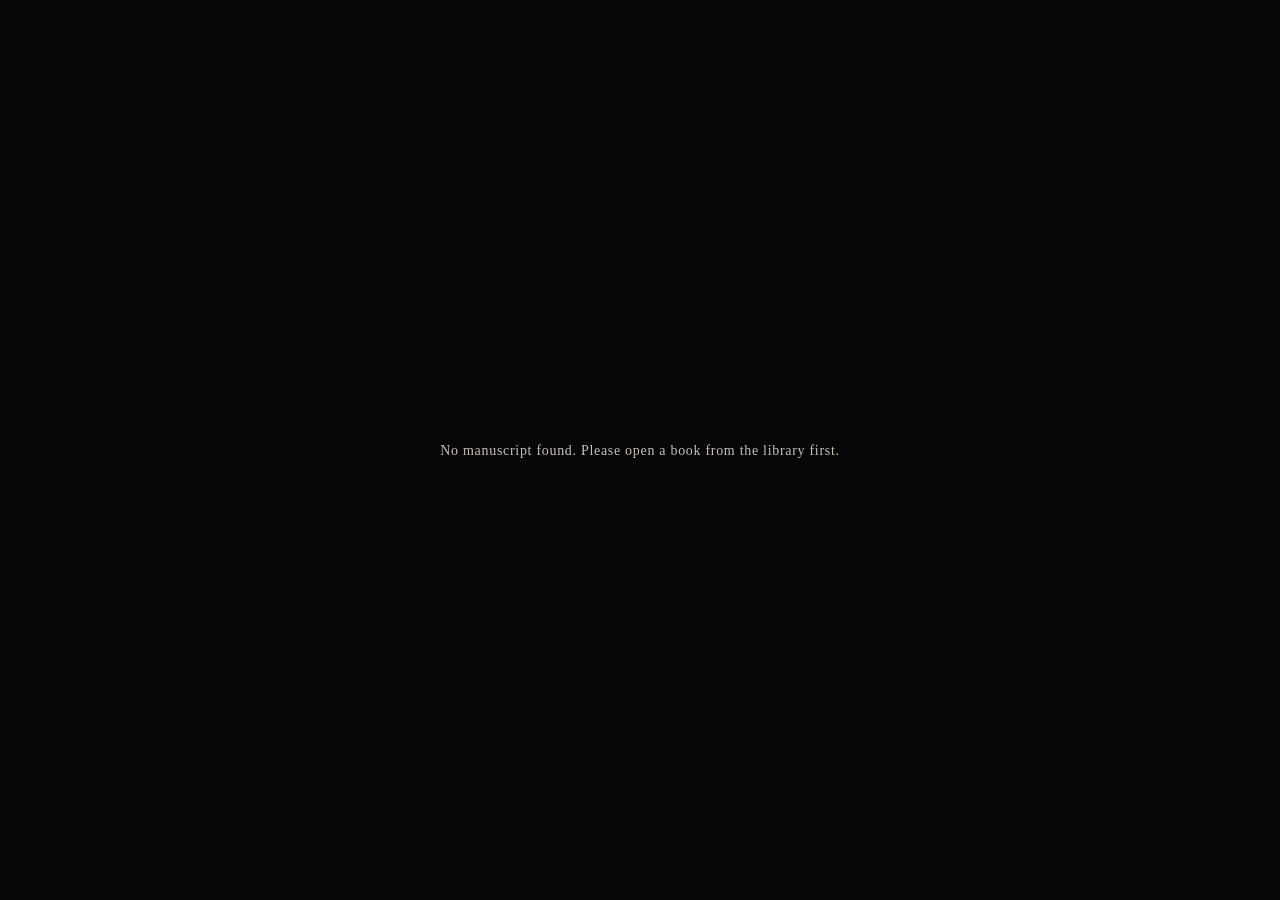
<file: reader/view/index.html>
<!DOCTYPE html><!--zmmXJ0wIbNHPXc8GM1FE9--><html lang="en"><head><meta charSet="utf-8"/><meta name="viewport" content="minimum-scale=1, initial-scale=1, width=device-width, shrink-to-fit=no, user-scalable=no, viewport-fit=cover"/><meta name="viewport" content="width=device-width, initial-scale=1, maximum-scale=1, viewport-fit=cover, user-scalable=no"/><link rel="stylesheet" href="/_next/static/css/aac70e772c90a4ef.css" data-precedence="next"/><link rel="preload" as="script" fetchPriority="low" href="/_next/static/chunks/webpack-cb0443e42ba0b258.js"/><script src="/_next/static/chunks/6e78ce30-feaf1273a5eaf86b.js" async=""></script><script src="/_next/static/chunks/1726-7eea803fc47ad26f.js" async=""></script><script src="/_next/static/chunks/main-app-5e989bf992230e0a.js" async=""></script><script src="/_next/static/chunks/c7195e9e-a51b913a57dbc8b2.js" async=""></script><script src="/_next/static/chunks/3430-68d13472699cd4d6.js" async=""></script><script src="/_next/static/chunks/8951-3521d7884f53c1f5.js" async=""></script><script src="/_next/static/chunks/4199-7eee44b4d085d47f.js" async=""></script><script src="/_next/static/chunks/488-305fcc1848eac094.js" async=""></script><script src="/_next/static/chunks/6559-626ced21157e24d7.js" async=""></script><script src="/_next/static/chunks/app/layout-2312222a1524416a.js" async=""></script><script src="/_next/static/chunks/app/error-eb122ba0c32bf09d.js" async=""></script><script src="/_next/static/chunks/1904-b9006fc293735b63.js" async=""></script><script src="/_next/static/chunks/3376-9647c9903246d9bd.js" async=""></script><script src="/_next/static/chunks/app/reader/view/page-b8e8826fcba62a58.js" async=""></script><title>EverythingEbooks — Read and Write</title><link rel="icon" href="/favicon.ico"/><link rel="preload" href="/fonts/EBGaramond-Regular.ttf" as="font" type="font/ttf" crossorigin="anonymous"/><link rel="preload" href="/fonts/EBGaramond-Bold.ttf" as="font" type="font/ttf" crossorigin="anonymous"/><meta name="description" content="EverythingEbooks is an ebook reader for EPUB files with text-to-speech read-aloud, highlighting, notes, and access to a ebooks store. Authors and Writers offers an editor with read-aloud for writing directly in EPUB. Generate EPUBs."/><meta property="og:url" content="https://everythingebooks.org"/><meta property="og:type" content="website"/><meta property="og:title" content="EverythingEbooks — Read and Write"/><meta property="og:description" content="EverythingEbooks is an ebook reader for EPUB files with text-to-speech read-aloud, highlighting, notes, and access to a ebooks store. Authors and Writers offers an editor with read-aloud for writing directly in EPUB. Generate EPUBs."/><title>EverythingEbooks — Read and Write</title><meta name="description" content="EverythingEbooks is an ebook reader for EPUB files with text-to-speech read-aloud, highlighting, notes, and access to a ebooks store. Authors and Writers offers an editor with read-aloud for writing directly in EPUB. Generate EPUBs."/><link rel="author" href="https://github.com/cleesmith/proselenos_readers_writers"/><meta name="author" content="EverythingEbooks"/><meta name="generator" content="Next.js"/><meta name="keywords" content="epub,ebook,reader,writing,publishing"/><script src="/_next/static/chunks/polyfills-42372ed130431b0a.js" noModule=""></script></head><body><div hidden=""><!--$--><!--/$--></div><script src="/_next/static/chunks/webpack-cb0443e42ba0b258.js" id="_R_" async=""></script><script>(self.__next_f=self.__next_f||[]).push([0])</script><script>self.__next_f.push([1,"1:\"$Sreact.fragment\"\n2:I[62404,[\"6435\",\"static/chunks/c7195e9e-a51b913a57dbc8b2.js\",\"3430\",\"static/chunks/3430-68d13472699cd4d6.js\",\"8951\",\"static/chunks/8951-3521d7884f53c1f5.js\",\"4199\",\"static/chunks/4199-7eee44b4d085d47f.js\",\"488\",\"static/chunks/488-305fcc1848eac094.js\",\"6559\",\"static/chunks/6559-626ced21157e24d7.js\",\"7177\",\"static/chunks/app/layout-2312222a1524416a.js\"],\"EnvProvider\"]\n3:I[69362,[\"6435\",\"static/chunks/c7195e9e-a51b913a57dbc8b2.js\",\"3430\",\"static/chunks/3430-68d13472699cd4d6.js\",\"8951\",\"static/chunks/8951-3521d7884f53c1f5.js\",\"4199\",\"static/chunks/4199-7eee44b4d085d47f.js\",\"488\",\"static/chunks/488-305fcc1848eac094.js\",\"6559\",\"static/chunks/6559-626ced21157e24d7.js\",\"7177\",\"static/chunks/app/layout-2312222a1524416a.js\"],\"default\"]\n4:I[85902,[],\"\"]\n5:I[45983,[\"8951\",\"static/chunks/8951-3521d7884f53c1f5.js\",\"8039\",\"static/chunks/app/error-eb122ba0c32bf09d.js\"],\"default\"]\n6:I[89557,[],\"\"]\n7:I[33796,[\"6435\",\"static/chunks/c7195e9e-a51b913a57dbc8b2.js\",\"3430\",\"static/chunks/3430-68d13472699cd4d6.js\",\"8951\",\"static/chunks/8951-3521d7884f53c1f5.js\",\"4199\",\"static/chunks/4199-7eee44b4d085d47f.js\",\"488\",\"static/chunks/488-305fcc1848eac094.js\",\"6559\",\"static/chunks/6559-626ced21157e24d7.js\",\"7177\",\"static/chunks/app/layout-2312222a1524416a.js\"],\"ServiceWorkerRegistration\"]\n8:I[67480,[],\"ClientPageRoot\"]\n9:I[47128,[\"1904\",\"static/chunks/1904-b9006fc293735b63.js\",\"3376\",\"static/chunks/3376-9647c9903246d9bd.js\",\"5972\",\"static/chunks/app/reader/view/page-b8e8826fcba62a58.js\"],\"default\"]\nc:I[94388,[],\"OutletBoundary\"]\ne:I[3373,[],\"AsyncMetadataOutlet\"]\n10:I[94388,[],\"ViewportBoundary\"]\n12:I[94388,[],\"MetadataBoundary\"]\n13:\"$Sreact.suspense\"\n15:I[19603,[],\"\"]\n:HL[\"/_next/static/css/aac70e772c90a4ef.css\",\"style\"]\n"])</script><script>self.__next_f.push([1,"0:{\"P\":null,\"b\":\"zmmXJ0wIbNHPXc8GM1FE9\",\"p\":\"\",\"c\":[\"\",\"reader\",\"view\",\"\"],\"i\":false,\"f\":[[[\"\",{\"children\":[\"reader\",{\"children\":[\"view\",{\"children\":[\"__PAGE__\",{}]}]}]},\"$undefined\",\"$undefined\",true],[\"\",[\"$\",\"$1\",\"c\",{\"children\":[[[\"$\",\"link\",\"0\",{\"rel\":\"stylesheet\",\"href\":\"/_next/static/css/aac70e772c90a4ef.css\",\"precedence\":\"next\",\"crossOrigin\":\"$undefined\",\"nonce\":\"$undefined\"}]],[\"$\",\"html\",null,{\"lang\":\"en\",\"children\":[[\"$\",\"head\",null,{\"children\":[[\"$\",\"title\",null,{\"children\":\"EverythingEbooks — Read and Write\"}],[\"$\",\"meta\",null,{\"name\":\"viewport\",\"content\":\"minimum-scale=1, initial-scale=1, width=device-width, shrink-to-fit=no, user-scalable=no, viewport-fit=cover\"}],[\"$\",\"link\",null,{\"rel\":\"icon\",\"href\":\"/favicon.ico\"}],[\"$\",\"link\",null,{\"rel\":\"preload\",\"href\":\"/fonts/EBGaramond-Regular.ttf\",\"as\":\"font\",\"type\":\"font/ttf\",\"crossOrigin\":\"anonymous\"}],[\"$\",\"link\",null,{\"rel\":\"preload\",\"href\":\"/fonts/EBGaramond-Bold.ttf\",\"as\":\"font\",\"type\":\"font/ttf\",\"crossOrigin\":\"anonymous\"}],[\"$\",\"meta\",null,{\"name\":\"description\",\"content\":\"EverythingEbooks is an ebook reader for EPUB files with text-to-speech read-aloud, highlighting, notes, and access to a ebooks store. Authors and Writers offers an editor with read-aloud for writing directly in EPUB. Generate EPUBs.\"}],[\"$\",\"meta\",null,{\"property\":\"og:url\",\"content\":\"https://everythingebooks.org\"}],[\"$\",\"meta\",null,{\"property\":\"og:type\",\"content\":\"website\"}],[\"$\",\"meta\",null,{\"property\":\"og:title\",\"content\":\"EverythingEbooks — Read and Write\"}],[\"$\",\"meta\",null,{\"property\":\"og:description\",\"content\":\"EverythingEbooks is an ebook reader for EPUB files with text-to-speech read-aloud, highlighting, notes, and access to a ebooks store. Authors and Writers offers an editor with read-aloud for writing directly in EPUB. Generate EPUBs.\"}]]}],[\"$\",\"body\",null,{\"children\":[[\"$\",\"$L2\",null,{\"children\":[\"$\",\"$L3\",null,{\"children\":[\"$\",\"$L4\",null,{\"parallelRouterKey\":\"children\",\"error\":\"$5\",\"errorStyles\":[],\"errorScripts\":[],\"template\":[\"$\",\"$L6\",null,{}],\"templateStyles\":\"$undefined\",\"templateScripts\":\"$undefined\",\"notFound\":[[[\"$\",\"title\",null,{\"children\":\"404: This page could not be found.\"}],[\"$\",\"div\",null,{\"style\":{\"fontFamily\":\"system-ui,\\\"Segoe UI\\\",Roboto,Helvetica,Arial,sans-serif,\\\"Apple Color Emoji\\\",\\\"Segoe UI Emoji\\\"\",\"height\":\"100vh\",\"textAlign\":\"center\",\"display\":\"flex\",\"flexDirection\":\"column\",\"alignItems\":\"center\",\"justifyContent\":\"center\"},\"children\":[\"$\",\"div\",null,{\"children\":[[\"$\",\"style\",null,{\"dangerouslySetInnerHTML\":{\"__html\":\"body{color:#000;background:#fff;margin:0}.next-error-h1{border-right:1px solid rgba(0,0,0,.3)}@media (prefers-color-scheme:dark){body{color:#fff;background:#000}.next-error-h1{border-right:1px solid rgba(255,255,255,.3)}}\"}}],[\"$\",\"h1\",null,{\"className\":\"next-error-h1\",\"style\":{\"display\":\"inline-block\",\"margin\":\"0 20px 0 0\",\"padding\":\"0 23px 0 0\",\"fontSize\":24,\"fontWeight\":500,\"verticalAlign\":\"top\",\"lineHeight\":\"49px\"},\"children\":404}],[\"$\",\"div\",null,{\"style\":{\"display\":\"inline-block\"},\"children\":[\"$\",\"h2\",null,{\"style\":{\"fontSize\":14,\"fontWeight\":400,\"lineHeight\":\"49px\",\"margin\":0},\"children\":\"This page could not be found.\"}]}]]}]}]],[]],\"forbidden\":\"$undefined\",\"unauthorized\":\"$undefined\"}]}]}],[\"$\",\"$L7\",null,{}]]}]]}]]}],{\"children\":[\"reader\",[\"$\",\"$1\",\"c\",{\"children\":[null,[\"$\",\"$L4\",null,{\"parallelRouterKey\":\"children\",\"error\":\"$undefined\",\"errorStyles\":\"$undefined\",\"errorScripts\":\"$undefined\",\"template\":[\"$\",\"$L6\",null,{}],\"templateStyles\":\"$undefined\",\"templateScripts\":\"$undefined\",\"notFound\":\"$undefined\",\"forbidden\":\"$undefined\",\"unauthorized\":\"$undefined\"}]]}],{\"children\":[\"view\",[\"$\",\"$1\",\"c\",{\"children\":[null,[\"$\",\"$L4\",null,{\"parallelRouterKey\":\"children\",\"error\":\"$undefined\",\"errorStyles\":\"$undefined\",\"errorScripts\":\"$undefined\",\"template\":[\"$\",\"$L6\",null,{}],\"templateStyles\":\"$undefined\",\"templateScripts\":\"$undefined\",\"notFound\":\"$undefined\",\"forbidden\":\"$undefined\",\"unauthorized\":\"$undefined\"}]]}],{\"children\":[\"__PAGE__\",[\"$\",\"$1\",\"c\",{\"children\":[[\"$\",\"$L8\",null,{\"Component\":\"$9\",\"searchParams\":{},\"params\":{},\"promises\":[\"$@a\",\"$@b\"]}],null,[\"$\",\"$Lc\",null,{\"children\":[\"$Ld\",[\"$\",\"$Le\",null,{\"promise\":\"$@f\"}]]}]]}],{},null,false]},null,false]},null,false]},null,false],[\"$\",\"$1\",\"h\",{\"children\":[null,[[\"$\",\"$L10\",null,{\"children\":\"$L11\"}],null],[\"$\",\"$L12\",null,{\"children\":[\"$\",\"div\",null,{\"hidden\":true,\"children\":[\"$\",\"$13\",null,{\"fallback\":null,\"children\":\"$L14\"}]}]}]]}],false]],\"m\":\"$undefined\",\"G\":[\"$15\",[]],\"s\":false,\"S\":true}\n"])</script><script>self.__next_f.push([1,"a:{}\nb:\"$0:f:0:1:2:children:2:children:2:children:1:props:children:0:props:params\"\n"])</script><script>self.__next_f.push([1,"11:[[\"$\",\"meta\",\"0\",{\"charSet\":\"utf-8\"}],[\"$\",\"meta\",\"1\",{\"name\":\"viewport\",\"content\":\"width=device-width, initial-scale=1, maximum-scale=1, viewport-fit=cover, user-scalable=no\"}]]\nd:null\n"])</script><script>self.__next_f.push([1,"f:{\"metadata\":[[\"$\",\"title\",\"0\",{\"children\":\"EverythingEbooks — Read and Write\"}],[\"$\",\"meta\",\"1\",{\"name\":\"description\",\"content\":\"EverythingEbooks is an ebook reader for EPUB files with text-to-speech read-aloud, highlighting, notes, and access to a ebooks store. Authors and Writers offers an editor with read-aloud for writing directly in EPUB. Generate EPUBs.\"}],[\"$\",\"link\",\"2\",{\"rel\":\"author\",\"href\":\"https://github.com/cleesmith/proselenos_readers_writers\"}],[\"$\",\"meta\",\"3\",{\"name\":\"author\",\"content\":\"EverythingEbooks\"}],[\"$\",\"meta\",\"4\",{\"name\":\"generator\",\"content\":\"Next.js\"}],[\"$\",\"meta\",\"5\",{\"name\":\"keywords\",\"content\":\"epub,ebook,reader,writing,publishing\"}]],\"error\":null,\"digest\":\"$undefined\"}\n"])</script><script>self.__next_f.push([1,"14:\"$f:metadata\"\n"])</script></body></html>
</file>
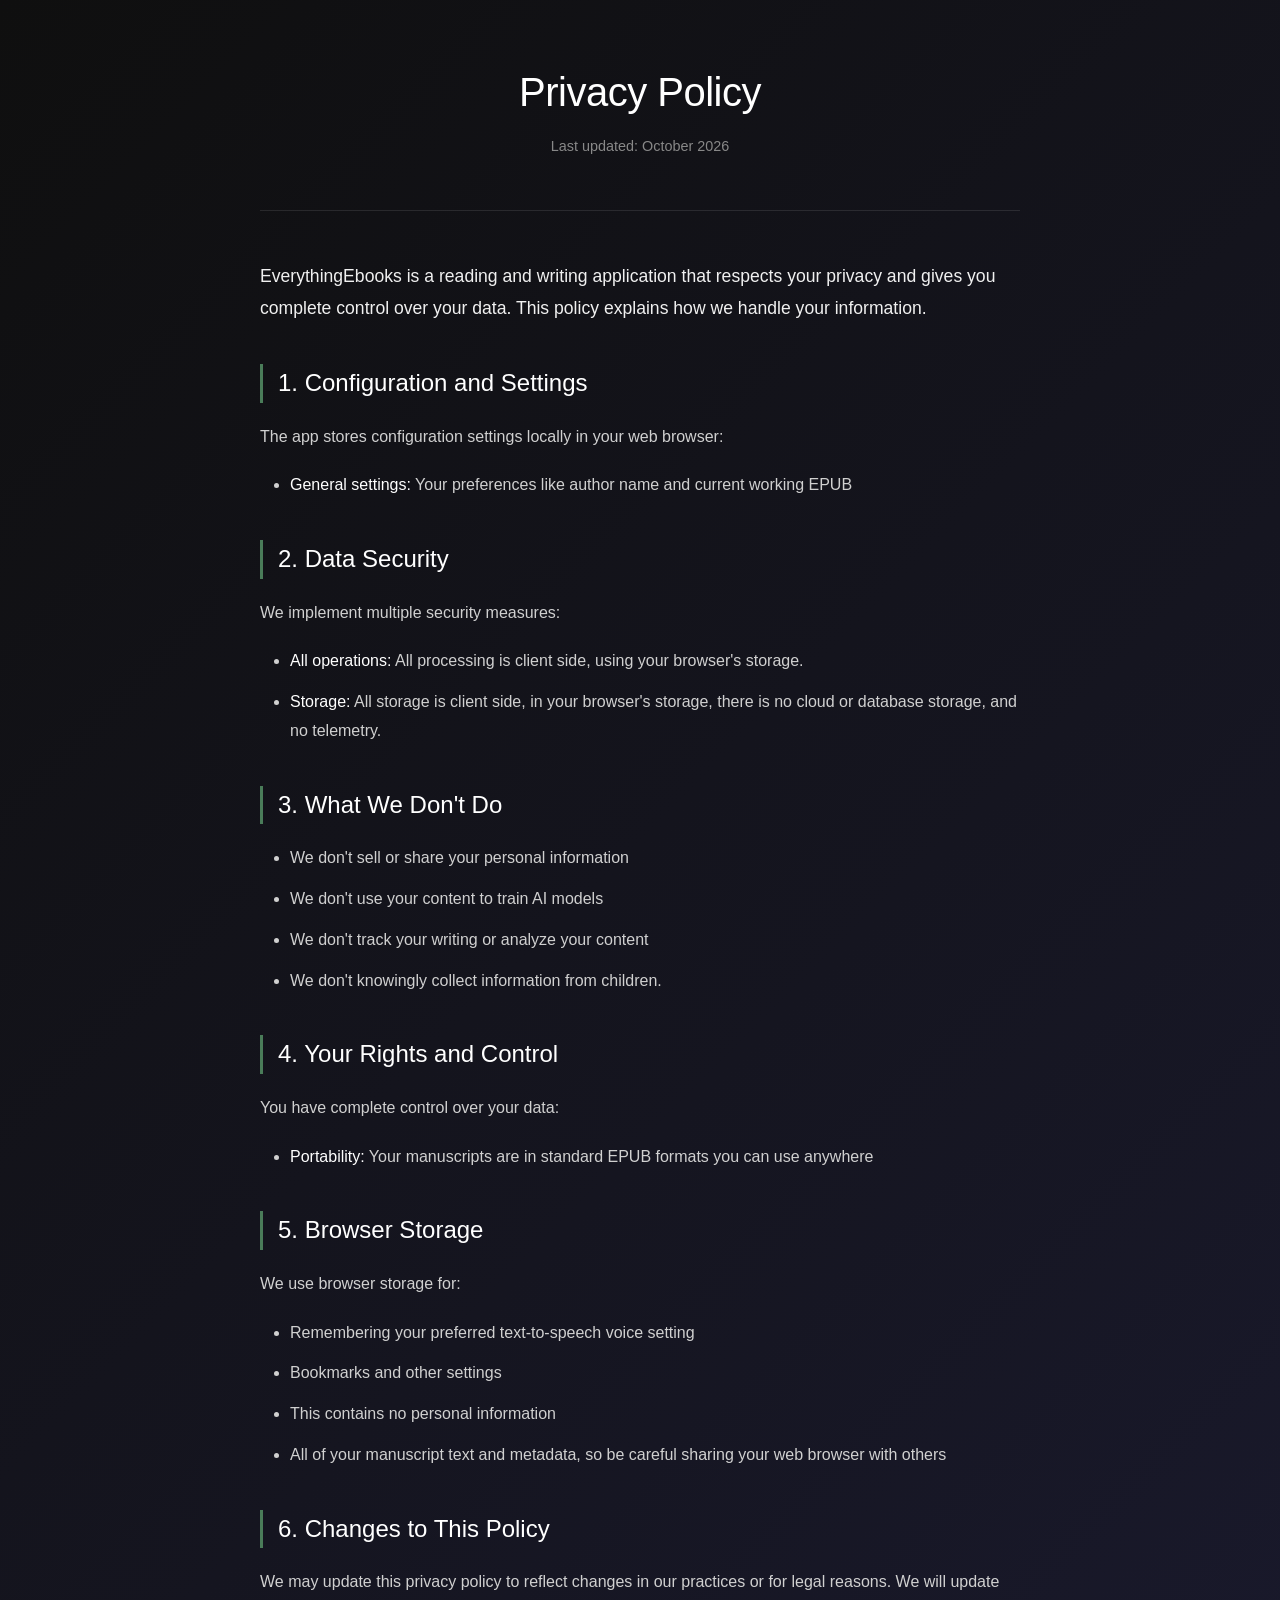
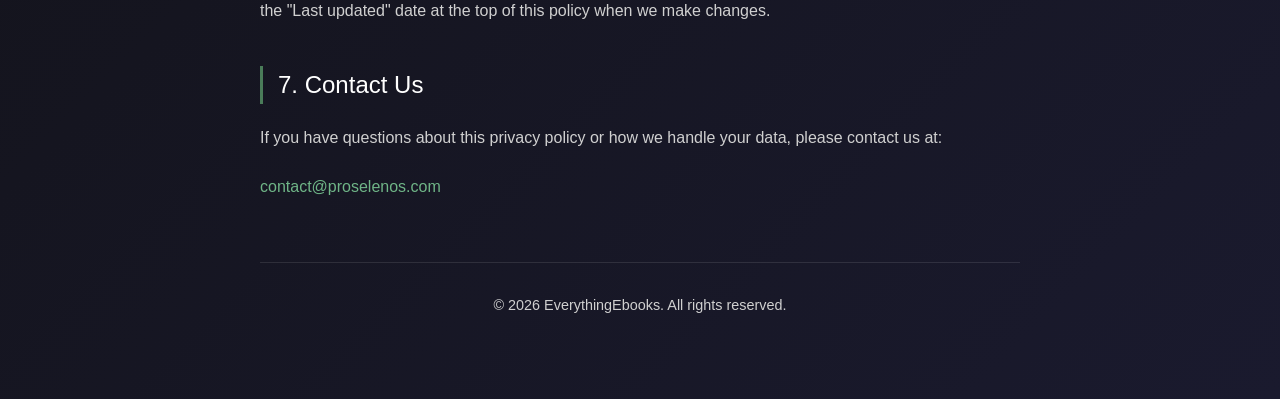
<file: privacy.html>
<!DOCTYPE html>
<html lang="en">
<head>
    <meta charset="UTF-8">
    <meta name="viewport" content="width=device-width, initial-scale=1.0">
    <title>Privacy Policy - EverythingEbooks</title>
    <style>
        * {
            margin: 0;
            padding: 0;
            box-sizing: border-box;
        }
        
        body {
            font-family: -apple-system, BlinkMacSystemFont, 'Segoe UI', Roboto, 'Helvetica Neue', Arial, sans-serif;
            background: linear-gradient(135deg, #0f0f0f 0%, #1a1a2e 100%);
            color: #e0e0e0;
            line-height: 1.6;
            min-height: 100vh;
        }
        
        .container {
            max-width: 800px;
            margin: 0 auto;
            padding: 60px 20px;
        }
        
        header {
            text-align: center;
            margin-bottom: 50px;
            padding-bottom: 30px;
            border-bottom: 1px solid rgba(255, 255, 255, 0.1);
        }
        
        h1 {
            font-size: 2.5rem;
            color: #ffffff;
            margin-bottom: 10px;
            font-weight: 300;
            letter-spacing: -0.5px;
        }
        
        .last-updated {
            color: #888;
            font-size: 0.9rem;
        }
        
        h2 {
            color: #ffffff;
            font-size: 1.5rem;
            margin-top: 40px;
            margin-bottom: 20px;
            font-weight: 400;
            padding-left: 15px;
            border-left: 3px solid #4a7c59;
        }
        
        p {
            margin-bottom: 20px;
            color: #d0d0d0;
            line-height: 1.8;
        }
        
        ul {
            margin-bottom: 20px;
            padding-left: 30px;
        }
        
        li {
            margin-bottom: 12px;
            color: #d0d0d0;
            line-height: 1.8;
        }
        
        .highlight-box {
            background: rgba(74, 124, 89, 0.1);
            border: 1px solid rgba(74, 124, 89, 0.3);
            border-radius: 8px;
            padding: 20px;
            margin: 30px 0;
        }
        
        .highlight-box h3 {
            color: #6fb587;
            font-size: 1.1rem;
            margin-bottom: 10px;
            font-weight: 500;
        }
        
        .intro {
            font-size: 1.1rem;
            color: #f0f0f0;
            margin-bottom: 30px;
            font-weight: 300;
        }
        
        strong {
            color: #ffffff;
            font-weight: 500;
        }
        
        a {
            color: #6fb587;
            text-decoration: none;
            border-bottom: 1px solid transparent;
            transition: border-color 0.3s;
        }
        
        a:hover {
            border-bottom-color: #6fb587;
        }
        
        footer {
            margin-top: 60px;
            padding-top: 30px;
            border-top: 1px solid rgba(255, 255, 255, 0.1);
            text-align: center;
            color: #888;
            font-size: 0.9rem;
        }
    </style>
</head>
<body>
    <div class="container">
        <header>
            <h1>Privacy Policy</h1>
            <p class="last-updated">Last updated: October 2026</p>
        </header>
        
        <p class="intro">
            EverythingEbooks is a reading and writing application that respects your privacy and gives you complete control over your data. This policy explains how we handle your information.
        </p>
        
        <h2>1. Configuration and Settings</h2>
        <p>The app stores configuration settings locally in your web browser:</p>
        <ul>
            <li><strong>General settings:</strong> Your preferences like author name and current working EPUB</li>
        </ul>
        
        <h2>2. Data Security</h2>
        <p>We implement multiple security measures:</p>
        <ul>
            <li><strong>All operations:</strong> All processing is client side, using your browser's storage.</li>
            <li><strong>Storage:</strong> All storage is client side, in your browser's storage, there is no cloud or database storage, and no telemetry.</li>
        </ul>
        
        <h2>3. What We Don't Do</h2>
        <ul>
            <li>We don't sell or share your personal information</li>
            <li>We don't use your content to train AI models</li>
            <li>We don't track your writing or analyze your content</li>
            <li>We don't knowingly collect information from children.</li>
        </ul>
        
        <h2>4. Your Rights and Control</h2>
        <p>You have complete control over your data:</p>
        <ul>
            <li><strong>Portability:</strong> Your manuscripts are in standard EPUB formats you can use anywhere</li>
        </ul>
        
        <h2>5. Browser Storage</h2>
        <p>We use browser storage for:</p>
        <ul>
            <li>Remembering your preferred text-to-speech voice setting</li>
            <li>Bookmarks and other settings</li>
            <li>This contains no personal information</li>
            <li>All of your manuscript text and metadata, so be careful sharing your web browser with others</li>
        </ul>
        
        <h2>6. Changes to This Policy</h2>
        <p>We may update this privacy policy to reflect changes in our practices or for legal reasons. We will update the "Last updated" date at the top of this policy when we make changes.</p>
        
        <h2>7. Contact Us</h2>
        <p>If you have questions about this privacy policy or how we handle your data, please contact us at:</p>
        <p><a href="mailto:contact@proselenos.com">contact@proselenos.com</a></p>
        
        <footer>
            <p>&copy; 2026 EverythingEbooks. All rights reserved.</p>
        </footer>
    </div>
</body>
</html>
</file>
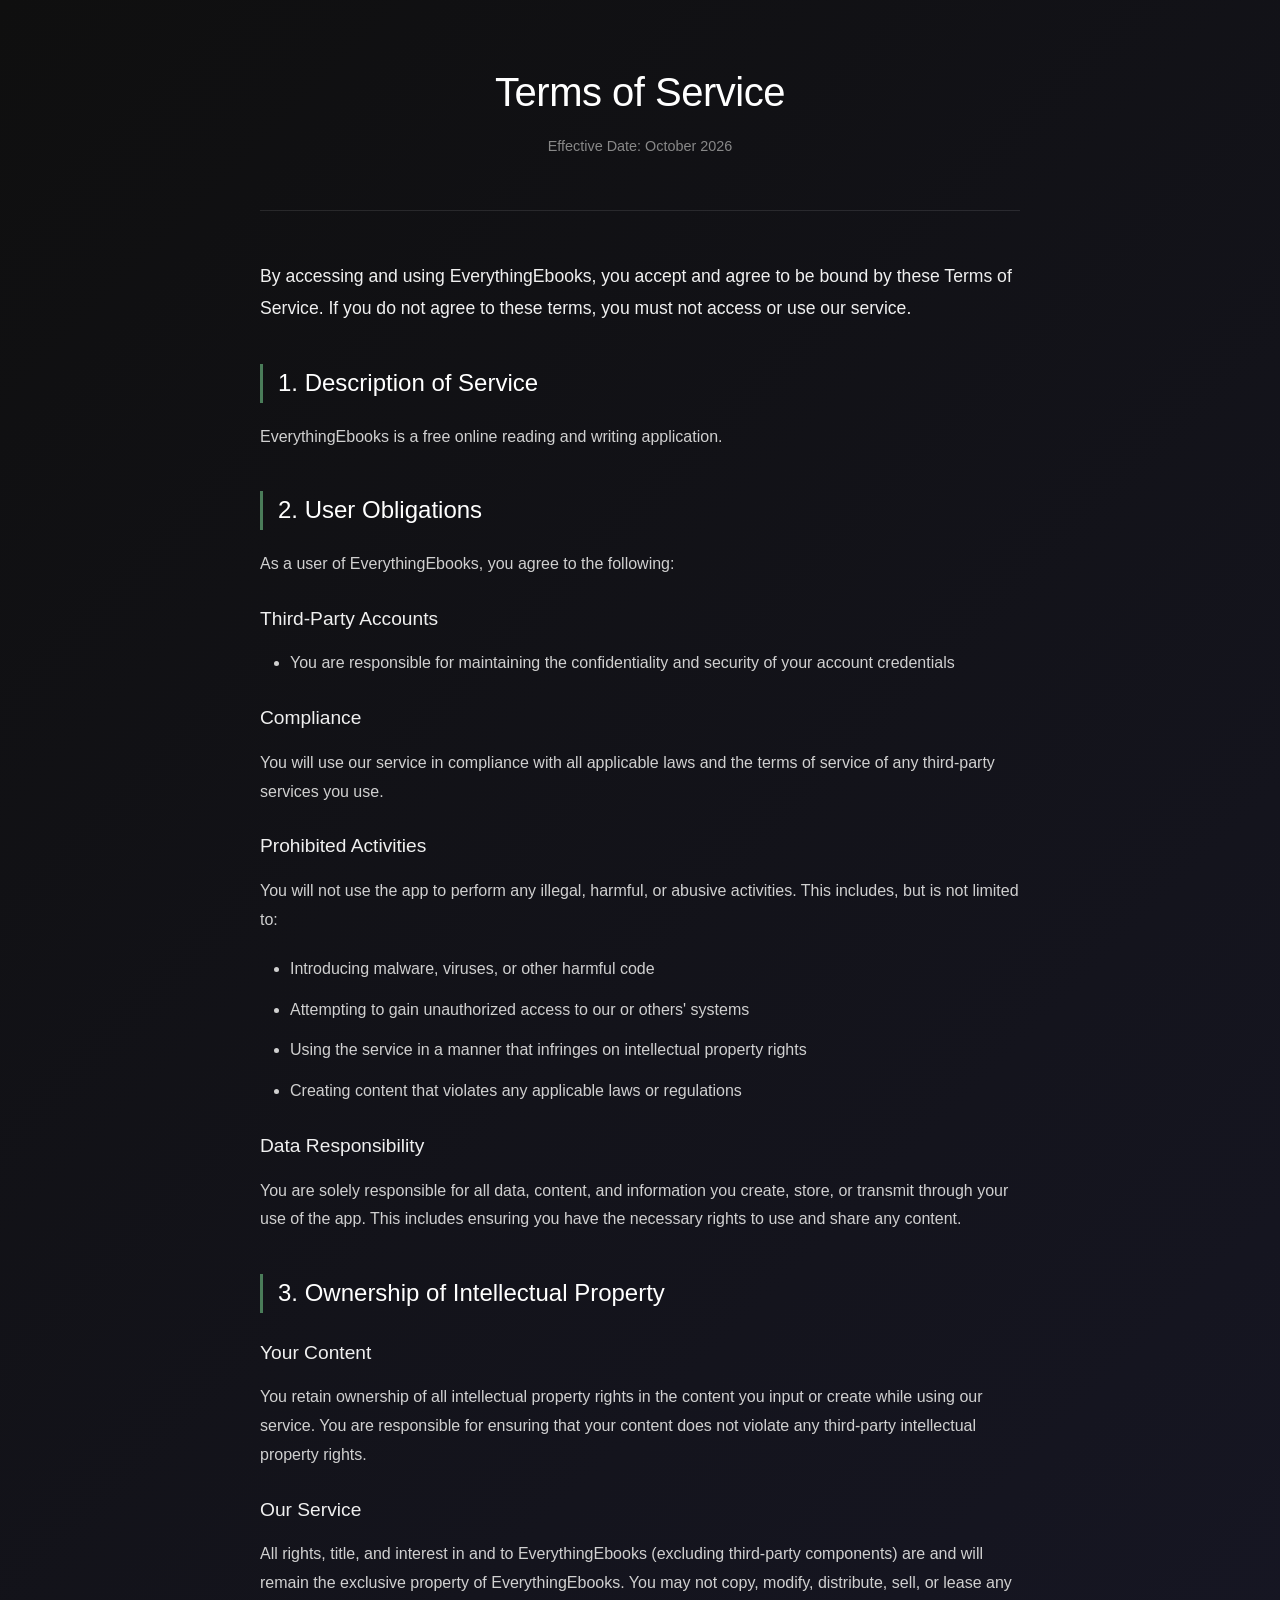
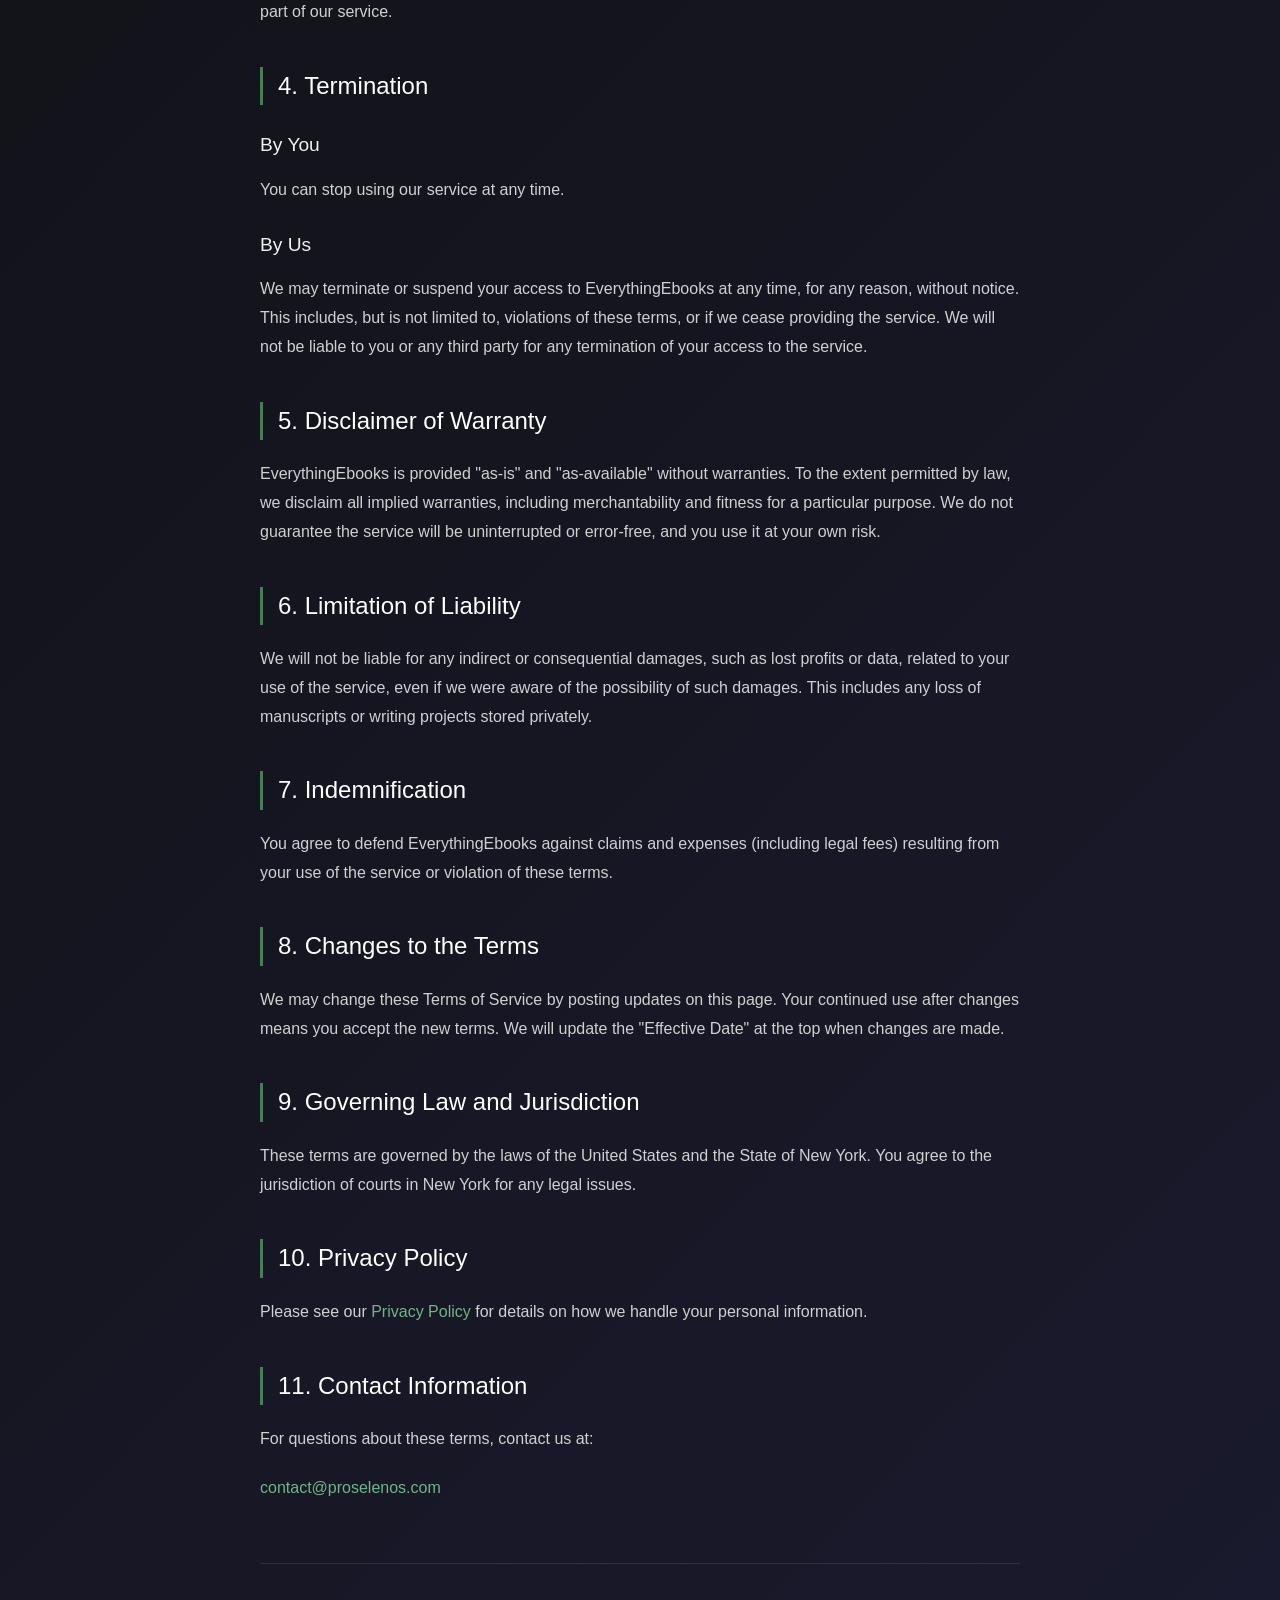
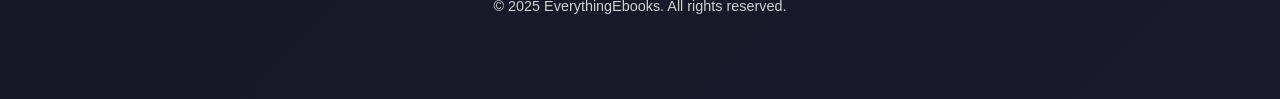
<file: terms.html>
<!DOCTYPE html>
<html lang="en">
<head>
    <meta charset="UTF-8">
    <meta name="viewport" content="width=device-width, initial-scale=1.0">
    <title>Terms of Service - EverythingEbooks</title>
    <style>
        * {
            margin: 0;
            padding: 0;
            box-sizing: border-box;
        }
        
        body {
            font-family: -apple-system, BlinkMacSystemFont, 'Segoe UI', Roboto, 'Helvetica Neue', Arial, sans-serif;
            background: linear-gradient(135deg, #0f0f0f 0%, #1a1a2e 100%);
            color: #e0e0e0;
            line-height: 1.6;
            min-height: 100vh;
        }
        
        .container {
            max-width: 800px;
            margin: 0 auto;
            padding: 60px 20px;
        }
        
        header {
            text-align: center;
            margin-bottom: 50px;
            padding-bottom: 30px;
            border-bottom: 1px solid rgba(255, 255, 255, 0.1);
        }
        
        h1 {
            font-size: 2.5rem;
            color: #ffffff;
            margin-bottom: 10px;
            font-weight: 300;
            letter-spacing: -0.5px;
        }
        
        .last-updated {
            color: #888;
            font-size: 0.9rem;
        }
        
        h2 {
            color: #ffffff;
            font-size: 1.5rem;
            margin-top: 40px;
            margin-bottom: 20px;
            font-weight: 400;
            padding-left: 15px;
            border-left: 3px solid #4a7c59;
        }
        
        h3 {
            color: #f0f0f0;
            font-size: 1.2rem;
            margin-top: 25px;
            margin-bottom: 15px;
            font-weight: 400;
        }
        
        p {
            margin-bottom: 20px;
            color: #d0d0d0;
            line-height: 1.8;
        }
        
        ul {
            margin-bottom: 20px;
            padding-left: 30px;
        }
        
        li {
            margin-bottom: 12px;
            color: #d0d0d0;
            line-height: 1.8;
        }
        
        .highlight-box {
            background: rgba(74, 124, 89, 0.1);
            border: 1px solid rgba(74, 124, 89, 0.3);
            border-radius: 8px;
            padding: 20px;
            margin: 30px 0;
        }
        
        .highlight-box h3 {
            color: #6fb587;
            font-size: 1.1rem;
            margin-bottom: 10px;
            font-weight: 500;
        }
        
        .intro {
            font-size: 1.1rem;
            color: #f0f0f0;
            margin-bottom: 30px;
            font-weight: 300;
        }
        
        strong {
            color: #ffffff;
            font-weight: 500;
        }
        
        a {
            color: #6fb587;
            text-decoration: none;
            border-bottom: 1px solid transparent;
            transition: border-color 0.3s;
        }
        
        a:hover {
            border-bottom-color: #6fb587;
        }
        
        footer {
            margin-top: 60px;
            padding-top: 30px;
            border-top: 1px solid rgba(255, 255, 255, 0.1);
            text-align: center;
            color: #888;
            font-size: 0.9rem;
        }
    </style>
</head>
<body>
    <div class="container">
        <header>
            <h1>Terms of Service</h1>
            <p class="last-updated">Effective Date: October 2026</p>
        </header>
        
        <p class="intro">
            By accessing and using EverythingEbooks, you accept and agree to be bound by these Terms of Service. If you do not agree to these terms, you must not access or use our service.
        </p>
        
        <h2>1. Description of Service</h2>
        <p>EverythingEbooks is a free online reading and writing application.</p>
        
        <h2>2. User Obligations</h2>
        <p>As a user of EverythingEbooks, you agree to the following:</p>
        
        <h3>Third-Party Accounts</h3>
        <ul>
            <li>You are responsible for maintaining the confidentiality and security of your account credentials</li>
        </ul>
        
        <h3>Compliance</h3>
        <p>You will use our service in compliance with all applicable laws and the terms of service of any third-party services you use.</p>
        
        <h3>Prohibited Activities</h3>
        <p>You will not use the app to perform any illegal, harmful, or abusive activities. This includes, but is not limited to:</p>
        <ul>
            <li>Introducing malware, viruses, or other harmful code</li>
            <li>Attempting to gain unauthorized access to our or others' systems</li>
            <li>Using the service in a manner that infringes on intellectual property rights</li>
            <li>Creating content that violates any applicable laws or regulations</li>
        </ul>
        
        <h3>Data Responsibility</h3>
        <p>You are solely responsible for all data, content, and information you create, store, or transmit through your use of the app. This includes ensuring you have the necessary rights to use and share any content.</p>
        
        <h2>3. Ownership of Intellectual Property</h2>
        
        <h3>Your Content</h3>
        <p>You retain ownership of all intellectual property rights in the content you input or create while using our service. You are responsible for ensuring that your content does not violate any third-party intellectual property rights.</p>
        
        <h3>Our Service</h3>
        <p>All rights, title, and interest in and to EverythingEbooks (excluding third-party components) are and will remain the exclusive property of EverythingEbooks. You may not copy, modify, distribute, sell, or lease any part of our service.</p>
        
        <h2>4. Termination</h2>
        
        <h3>By You</h3>
        <p>You can stop using our service at any time.</p>
        
        <h3>By Us</h3>
        <p>We may terminate or suspend your access to EverythingEbooks at any time, for any reason, without notice. This includes, but is not limited to, violations of these terms, or if we cease providing the service. We will not be liable to you or any third party for any termination of your access to the service.</p>
        
        <h2>5. Disclaimer of Warranty</h2>
        <p>EverythingEbooks is provided "as-is" and "as-available" without warranties. To the extent permitted by law, we disclaim all implied warranties, including merchantability and fitness for a particular purpose. We do not guarantee the service will be uninterrupted or error-free, and you use it at your own risk.</p>
        
        <h2>6. Limitation of Liability</h2>
        <p>We will not be liable for any indirect or consequential damages, such as lost profits or data, related to your use of the service, even if we were aware of the possibility of such damages. This includes any loss of manuscripts or writing projects stored privately.</p>
        
        <h2>7. Indemnification</h2>
        <p>You agree to defend EverythingEbooks against claims and expenses (including legal fees) resulting from your use of the service or violation of these terms.</p>
        
        <h2>8. Changes to the Terms</h2>
        <p>We may change these Terms of Service by posting updates on this page. Your continued use after changes means you accept the new terms. We will update the "Effective Date" at the top when changes are made.</p>
        
        <h2>9. Governing Law and Jurisdiction</h2>
        <p>These terms are governed by the laws of the United States and the State of New York. You agree to the jurisdiction of courts in New York for any legal issues.</p>
        
        <h2>10. Privacy Policy</h2>
        <p>Please see our <a href="privacy.html">Privacy Policy</a> for details on how we handle your personal information.</p>
        
        <h2>11. Contact Information</h2>
        <p>For questions about these terms, contact us at:</p>
        <p><a href="mailto:contact@proselenos.com">contact@proselenos.com</a></p>
        
        <footer>
            <p>&copy; 2025 EverythingEbooks. All rights reserved.</p>
        </footer>
    </div>
</body>
</html>
</file>
<file: _next/static/css/aac70e772c90a4ef.css>
*,:after,:before{--tw-border-spacing-x:0;--tw-border-spacing-y:0;--tw-translate-x:0;--tw-translate-y:0;--tw-rotate:0;--tw-skew-x:0;--tw-skew-y:0;--tw-scale-x:1;--tw-scale-y:1;--tw-pan-x: ;--tw-pan-y: ;--tw-pinch-zoom: ;--tw-scroll-snap-strictness:proximity;--tw-gradient-from-position: ;--tw-gradient-via-position: ;--tw-gradient-to-position: ;--tw-ordinal: ;--tw-slashed-zero: ;--tw-numeric-figure: ;--tw-numeric-spacing: ;--tw-numeric-fraction: ;--tw-ring-inset: ;--tw-ring-offset-width:0px;--tw-ring-offset-color:#fff;--tw-ring-color:rgb(59 130 246/0.5);--tw-ring-offset-shadow:0 0 #0000;--tw-ring-shadow:0 0 #0000;--tw-shadow:0 0 #0000;--tw-shadow-colored:0 0 #0000;--tw-blur: ;--tw-brightness: ;--tw-contrast: ;--tw-grayscale: ;--tw-hue-rotate: ;--tw-invert: ;--tw-saturate: ;--tw-sepia: ;--tw-drop-shadow: ;--tw-backdrop-blur: ;--tw-backdrop-brightness: ;--tw-backdrop-contrast: ;--tw-backdrop-grayscale: ;--tw-backdrop-hue-rotate: ;--tw-backdrop-invert: ;--tw-backdrop-opacity: ;--tw-backdrop-saturate: ;--tw-backdrop-sepia: ;--tw-contain-size: ;--tw-contain-layout: ;--tw-contain-paint: ;--tw-contain-style: }::backdrop{--tw-border-spacing-x:0;--tw-border-spacing-y:0;--tw-translate-x:0;--tw-translate-y:0;--tw-rotate:0;--tw-skew-x:0;--tw-skew-y:0;--tw-scale-x:1;--tw-scale-y:1;--tw-pan-x: ;--tw-pan-y: ;--tw-pinch-zoom: ;--tw-scroll-snap-strictness:proximity;--tw-gradient-from-position: ;--tw-gradient-via-position: ;--tw-gradient-to-position: ;--tw-ordinal: ;--tw-slashed-zero: ;--tw-numeric-figure: ;--tw-numeric-spacing: ;--tw-numeric-fraction: ;--tw-ring-inset: ;--tw-ring-offset-width:0px;--tw-ring-offset-color:#fff;--tw-ring-color:rgb(59 130 246/0.5);--tw-ring-offset-shadow:0 0 #0000;--tw-ring-shadow:0 0 #0000;--tw-shadow:0 0 #0000;--tw-shadow-colored:0 0 #0000;--tw-blur: ;--tw-brightness: ;--tw-contrast: ;--tw-grayscale: ;--tw-hue-rotate: ;--tw-invert: ;--tw-saturate: ;--tw-sepia: ;--tw-drop-shadow: ;--tw-backdrop-blur: ;--tw-backdrop-brightness: ;--tw-backdrop-contrast: ;--tw-backdrop-grayscale: ;--tw-backdrop-hue-rotate: ;--tw-backdrop-invert: ;--tw-backdrop-opacity: ;--tw-backdrop-saturate: ;--tw-backdrop-sepia: ;--tw-contain-size: ;--tw-contain-layout: ;--tw-contain-paint: ;--tw-contain-style: }/*
! tailwindcss v3.4.19 | MIT License | https://tailwindcss.com
*/*,:after,:before{box-sizing:border-box;border:0 solid #e5e7eb}:after,:before{--tw-content:""}:host,html{line-height:1.5;-webkit-text-size-adjust:100%;-moz-tab-size:4;-o-tab-size:4;tab-size:4;font-family:ui-sans-serif,system-ui,sans-serif,Apple Color Emoji,Segoe UI Emoji,Segoe UI Symbol,Noto Color Emoji;font-feature-settings:normal;font-variation-settings:normal;-webkit-tap-highlight-color:transparent}body{margin:0;line-height:inherit}hr{height:0;color:inherit;border-top-width:1px}abbr:where([title]){-webkit-text-decoration:underline dotted;text-decoration:underline dotted}h1,h2,h3,h4,h5,h6{font-size:inherit;font-weight:inherit}a{color:inherit;text-decoration:inherit}b,strong{font-weight:bolder}code,kbd,pre,samp{font-family:ui-monospace,SFMono-Regular,Menlo,Monaco,Consolas,Liberation Mono,Courier New,monospace;font-feature-settings:normal;font-variation-settings:normal;font-size:1em}small{font-size:80%}sub,sup{font-size:75%;line-height:0;position:relative;vertical-align:baseline}sub{bottom:-.25em}sup{top:-.5em}table{text-indent:0;border-color:inherit;border-collapse:collapse}button,input,optgroup,select,textarea{font-family:inherit;font-feature-settings:inherit;font-variation-settings:inherit;font-size:100%;font-weight:inherit;line-height:inherit;letter-spacing:inherit;color:inherit;margin:0;padding:0}button,select{text-transform:none}button,input:where([type=button]),input:where([type=reset]),input:where([type=submit]){-webkit-appearance:button;background-color:transparent;background-image:none}:-moz-focusring{outline:auto}:-moz-ui-invalid{box-shadow:none}progress{vertical-align:baseline}::-webkit-inner-spin-button,::-webkit-outer-spin-button{height:auto}[type=search]{-webkit-appearance:textfield;outline-offset:-2px}::-webkit-search-decoration{-webkit-appearance:none}::-webkit-file-upload-button{-webkit-appearance:button;font:inherit}summary{display:list-item}blockquote,dd,dl,figure,h1,h2,h3,h4,h5,h6,hr,p,pre{margin:0}fieldset{margin:0}fieldset,legend{padding:0}menu,ol,ul{list-style:none;margin:0;padding:0}dialog{padding:0}textarea{resize:vertical}input::-moz-placeholder,textarea::-moz-placeholder{opacity:1;color:#9ca3af}input::placeholder,textarea::placeholder{opacity:1;color:#9ca3af}[role=button],button{cursor:pointer}:disabled{cursor:default}audio,canvas,embed,iframe,img,object,svg,video{display:block;vertical-align:middle}img,video{max-width:100%;height:auto}[hidden]:where(:not([hidden=until-found])){display:none}:root,[data-theme]{background-color:var(--fallback-b1,oklch(var(--b1)/1));color:var(--fallback-bc,oklch(var(--bc)/1))}@supports not (color:oklch(0% 0 0)){:root{color-scheme:light;--fallback-p:#491eff;--fallback-pc:#d4dbff;--fallback-s:#ff41c7;--fallback-sc:#fff9fc;--fallback-a:#00cfbd;--fallback-ac:#00100d;--fallback-n:#2b3440;--fallback-nc:#d7dde4;--fallback-b1:#ffffff;--fallback-b2:#e5e6e6;--fallback-b3:#e5e6e6;--fallback-bc:#1f2937;--fallback-in:#00b3f0;--fallback-inc:#000000;--fallback-su:#00ca92;--fallback-suc:#000000;--fallback-wa:#ffc22d;--fallback-wac:#000000;--fallback-er:#ff6f70;--fallback-erc:#000000}@media (prefers-color-scheme:dark){:root{color-scheme:dark;--fallback-p:#7582ff;--fallback-pc:#050617;--fallback-s:#ff71cf;--fallback-sc:#190211;--fallback-a:#00c7b5;--fallback-ac:#000e0c;--fallback-n:#2a323c;--fallback-nc:#a6adbb;--fallback-b1:#1d232a;--fallback-b2:#191e24;--fallback-b3:#15191e;--fallback-bc:#a6adbb;--fallback-in:#00b3f0;--fallback-inc:#000000;--fallback-su:#00ca92;--fallback-suc:#000000;--fallback-wa:#ffc22d;--fallback-wac:#000000;--fallback-er:#ff6f70;--fallback-erc:#000000}}}html{-webkit-tap-highlight-color:transparent}*{scrollbar-color:color-mix(in oklch,currentColor 35%,transparent) transparent}:hover{scrollbar-color:color-mix(in oklch,currentColor 60%,transparent) transparent}:root,[data-theme=default-light]{--b1:100% 0 0;--in:72.06% 0.191 231.6;--su:64.8% 0.150 160;--wa:84.71% 0.199 83.87;--er:71.76% 0.221 22.18;--pc:90.4393% 0.035418 255.829726;--sc:13.5101% 0.035293 252.25922;--ac:14.3225% 0.024655 208.500279;--inc:0% 0 0;--suc:0% 0 0;--wac:0% 0 0;--erc:0% 0 0;--rounded-box:1rem;--rounded-btn:0.5rem;--rounded-badge:1.9rem;--animation-btn:0.25s;--animation-input:.2s;--btn-focus-scale:0.95;--border-btn:1px;--tab-border:1px;--tab-radius:0.5rem;--b2:96.1151% 0 0;--b3:90.6701% 0 0;--bc:20.4627% 0 0;--n:88.5305% 0 0;--nc:40.912% 0 0;--p:52.1966% 0.17709 255.829726;--s:67.5503% 0.176463 252.25922;--a:71.6123% 0.123273 208.500279}[data-theme=default-dark]{--b1:25.1965% 0 0;--in:72.06% 0.191 231.6;--su:64.8% 0.150 160;--wa:84.71% 0.199 83.87;--er:71.76% 0.221 22.18;--pc:15.3275% 0.020171 242.141552;--sc:12.5971% 0.03174 247.65155;--ac:14.5191% 0.032986 346.618945;--inc:0% 0 0;--suc:0% 0 0;--wac:0% 0 0;--erc:0% 0 0;--rounded-box:1rem;--rounded-btn:0.5rem;--rounded-badge:1.9rem;--animation-btn:0.25s;--animation-input:.2s;--btn-focus-scale:0.95;--border-btn:1px;--tab-border:1px;--tab-radius:0.5rem;--b2:30.5191% 0 0;--b3:37.5299% 0 0;--bc:90.6701% 0 0;--n:40.1667% 0 0;--nc:74.7628% 0 0;--p:76.6375% 0.100853 242.141552;--s:62.9857% 0.158699 247.65155;--a:72.5956% 0.16493 346.618945}.\!container{width:100%!important}.container{width:100%}@media (min-width:640px){.\!container{max-width:640px!important}.container{max-width:640px}}@media (min-width:768px){.\!container{max-width:768px!important}.container{max-width:768px}}@media (min-width:1024px){.\!container{max-width:1024px!important}.container{max-width:1024px}}@media (min-width:1280px){.\!container{max-width:1280px!important}.container{max-width:1280px}}@media (min-width:1536px){.\!container{max-width:1536px!important}.container{max-width:1536px}}.alert{display:grid;width:100%;grid-auto-flow:row;align-content:flex-start;align-items:center;justify-items:center;gap:1rem;text-align:center;border-radius:var(--rounded-box,1rem);border-width:1px;--tw-border-opacity:1;border-color:var(--fallback-b2,oklch(var(--b2)/var(--tw-border-opacity)));padding:1rem;--tw-text-opacity:1;color:var(--fallback-bc,oklch(var(--bc)/var(--tw-text-opacity)));--alert-bg:var(--fallback-b2,oklch(var(--b2)/1));--alert-bg-mix:var(--fallback-b1,oklch(var(--b1)/1));background-color:var(--alert-bg)}@media (min-width:640px){.alert{grid-auto-flow:column;grid-template-columns:auto minmax(auto,1fr);justify-items:start;text-align:start}}.avatar{position:relative;display:inline-flex}.avatar>div{display:block;aspect-ratio:1/1;overflow:hidden}.avatar img{height:100%;width:100%;-o-object-fit:cover;object-fit:cover}.avatar.placeholder>div{display:flex;align-items:center;justify-content:center}.breadcrumbs{max-width:100%;overflow-x:auto;padding-top:.5rem;padding-bottom:.5rem}.breadcrumbs>ol,.breadcrumbs>ul{display:flex;align-items:center;white-space:nowrap;min-height:-moz-min-content;min-height:min-content}.breadcrumbs>ol>li,.breadcrumbs>ul>li{display:flex;align-items:center}.breadcrumbs>ol>li>a,.breadcrumbs>ul>li>a{display:flex;cursor:pointer;align-items:center}@media (hover:hover){.breadcrumbs>ol>li>a:hover,.breadcrumbs>ul>li>a:hover{text-decoration-line:underline}.label a:hover{--tw-text-opacity:1;color:var(--fallback-bc,oklch(var(--bc)/var(--tw-text-opacity)))}.menu li>:not(ul,.menu-title,details,.btn).active,.menu li>:not(ul,.menu-title,details,.btn):active,.menu li>details>summary:active{--tw-bg-opacity:1;background-color:var(--fallback-n,oklch(var(--n)/var(--tw-bg-opacity)));--tw-text-opacity:1;color:var(--fallback-nc,oklch(var(--nc)/var(--tw-text-opacity)))}.menu li>:not(ul,.menu-title,details,.btn).\!active{--tw-bg-opacity:1!important;background-color:var(--fallback-n,oklch(var(--n)/var(--tw-bg-opacity)))!important;--tw-text-opacity:1!important;color:var(--fallback-nc,oklch(var(--nc)/var(--tw-text-opacity)))!important}.tab:hover{--tw-text-opacity:1}.table tr.hover:hover,.table tr.hover:nth-child(2n):hover{--tw-bg-opacity:1;background-color:var(--fallback-b2,oklch(var(--b2)/var(--tw-bg-opacity)))}.table-zebra tr.hover:hover,.table-zebra tr.hover:nth-child(2n):hover{--tw-bg-opacity:1;background-color:var(--fallback-b3,oklch(var(--b3)/var(--tw-bg-opacity)))}}.btn{display:inline-flex;height:3rem;min-height:3rem;flex-shrink:0;cursor:pointer;-webkit-user-select:none;-moz-user-select:none;user-select:none;flex-wrap:wrap;align-items:center;justify-content:center;border-radius:var(--rounded-btn,.5rem);border-color:transparent;border-color:oklch(var(--btn-color,var(--b2))/var(--tw-border-opacity));padding-left:1rem;padding-right:1rem;text-align:center;font-size:.875rem;line-height:1em;gap:.5rem;font-weight:600;text-decoration-line:none;transition-duration:.2s;transition-timing-function:cubic-bezier(0,0,.2,1);border-width:var(--border-btn,1px);transition-property:color,background-color,border-color,opacity,box-shadow,transform;--tw-text-opacity:1;color:var(--fallback-bc,oklch(var(--bc)/var(--tw-text-opacity)));--tw-shadow:0 1px 2px 0 rgb(0 0 0/0.05);--tw-shadow-colored:0 1px 2px 0 var(--tw-shadow-color);box-shadow:var(--tw-ring-offset-shadow,0 0 #0000),var(--tw-ring-shadow,0 0 #0000),var(--tw-shadow);outline-color:var(--fallback-bc,oklch(var(--bc)/1));background-color:oklch(var(--btn-color,var(--b2))/var(--tw-bg-opacity));--tw-bg-opacity:1;--tw-border-opacity:1}.btn-disabled,.btn:disabled,.btn[disabled]{pointer-events:none}.btn-circle{height:3rem;width:3rem;border-radius:9999px;padding:0}:where(.btn:is(input[type=checkbox])),:where(.btn:is(input[type=radio])){width:auto;-webkit-appearance:none;-moz-appearance:none;appearance:none}.btn:is(input[type=checkbox]):after,.btn:is(input[type=radio]):after{--tw-content:attr(aria-label);content:var(--tw-content)}.card{position:relative;display:flex;flex-direction:column;border-radius:var(--rounded-box,1rem)}.card:focus{outline:2px solid transparent;outline-offset:2px}.card-body{display:flex;flex:1 1 auto;flex-direction:column;padding:var(--padding-card,2rem);gap:.5rem}.card-body :where(p){flex-grow:1}.card figure{display:flex;align-items:center;justify-content:center}.card.image-full{display:grid}.card.image-full:before{position:relative;content:"";z-index:10;border-radius:var(--rounded-box,1rem);--tw-bg-opacity:1;background-color:var(--fallback-n,oklch(var(--n)/var(--tw-bg-opacity)));opacity:.75}.card.image-full:before,.card.image-full>*{grid-column-start:1;grid-row-start:1}.card.image-full>figure img{height:100%;-o-object-fit:cover;object-fit:cover}.card.image-full>.card-body{position:relative;z-index:20;--tw-text-opacity:1;color:var(--fallback-nc,oklch(var(--nc)/var(--tw-text-opacity)))}.chat{display:grid;grid-template-columns:repeat(2,minmax(0,1fr));-moz-column-gap:.75rem;column-gap:.75rem;padding-top:.25rem;padding-bottom:.25rem}.checkbox{flex-shrink:0;--chkbg:var(--fallback-bc,oklch(var(--bc)/1));--chkfg:var(--fallback-b1,oklch(var(--b1)/1));height:1.5rem;width:1.5rem;cursor:pointer;-webkit-appearance:none;-moz-appearance:none;appearance:none;border-radius:var(--rounded-btn,.5rem);border-width:1px;border-color:var(--fallback-bc,oklch(var(--bc)/var(--tw-border-opacity)));--tw-border-opacity:0.2}.collapse:not(td):not(tr):not(colgroup){visibility:visible}.collapse{position:relative;display:grid;overflow:hidden;grid-template-rows:max-content 0fr;transition:grid-template-rows .2s;width:100%;border-radius:var(--rounded-box,1rem)}.collapse-content,.collapse-title,.collapse>input[type=checkbox],.collapse>input[type=radio]{grid-column-start:1;grid-row-start:1}.collapse>input[type=checkbox],.collapse>input[type=radio]{-webkit-appearance:none;-moz-appearance:none;appearance:none;opacity:0}:where(.collapse>input[type=checkbox]),:where(.collapse>input[type=radio]){height:100%;width:100%;z-index:1}.collapse-content{visibility:hidden;grid-column-start:1;grid-row-start:2;min-height:0;transition:visibility .2s;transition:padding .2s ease-out,background-color .2s ease-out;padding-left:1rem;padding-right:1rem;cursor:unset}.collapse-open,.collapse:focus:not(.collapse-close),.collapse[open]{grid-template-rows:max-content 1fr}.collapse:not(.collapse-close):has(>input[type=checkbox]:checked),.collapse:not(.collapse-close):has(>input[type=radio]:checked){grid-template-rows:max-content 1fr}.collapse-open>.collapse-content,.collapse:focus:not(.collapse-close)>.collapse-content,.collapse:not(.collapse-close)>input[type=checkbox]:checked~.collapse-content,.collapse:not(.collapse-close)>input[type=radio]:checked~.collapse-content,.collapse[open]>.collapse-content{visibility:visible;min-height:-moz-fit-content;min-height:fit-content}.diff{position:relative;display:grid;width:100%;overflow:hidden;direction:ltr;container-type:inline-size;grid-template-columns:auto 1fr}.divider{display:flex;flex-direction:row;align-items:center;align-self:stretch;margin-top:1rem;margin-bottom:1rem;height:1rem;white-space:nowrap}.divider:after,.divider:before{height:.125rem;width:100%;flex-grow:1;--tw-content:"";content:var(--tw-content);background-color:var(--fallback-bc,oklch(var(--bc)/.1))}.dropdown{position:relative;display:inline-block}.dropdown>:not(summary):focus{outline:2px solid transparent;outline-offset:2px}.dropdown .dropdown-content{position:absolute}.dropdown:is(:not(details)) .dropdown-content{visibility:hidden;opacity:0;transform-origin:top;--tw-scale-x:.95;--tw-scale-y:.95;transform:translate(var(--tw-translate-x),var(--tw-translate-y)) rotate(var(--tw-rotate)) skewX(var(--tw-skew-x)) skewY(var(--tw-skew-y)) scaleX(var(--tw-scale-x)) scaleY(var(--tw-scale-y));transition-property:color,background-color,border-color,text-decoration-color,fill,stroke,opacity,box-shadow,transform,filter,backdrop-filter;transition-timing-function:cubic-bezier(.4,0,.2,1);transition-timing-function:cubic-bezier(0,0,.2,1);transition-duration:.2s}.dropdown-end .dropdown-content{inset-inline-end:0}.dropdown-left .dropdown-content{bottom:auto;inset-inline-end:100%;top:0;transform-origin:right}.dropdown-right .dropdown-content{bottom:auto;inset-inline-start:100%;top:0;transform-origin:left}.dropdown-bottom .dropdown-content{bottom:auto;top:100%;transform-origin:top}.dropdown-top .dropdown-content{bottom:100%;top:auto;transform-origin:bottom}.dropdown-end.dropdown-left .dropdown-content,.dropdown-end.dropdown-right .dropdown-content{bottom:0;top:auto}.dropdown.dropdown-open .dropdown-content,.dropdown:focus-within .dropdown-content,.dropdown:not(.dropdown-hover):focus .dropdown-content{visibility:visible;opacity:1}@media (hover:hover){.dropdown.dropdown-hover:hover .dropdown-content{visibility:visible;opacity:1}.btm-nav>.disabled:hover,.btm-nav>[disabled]:hover{pointer-events:none;--tw-border-opacity:0;background-color:var(--fallback-n,oklch(var(--n)/var(--tw-bg-opacity)));--tw-bg-opacity:0.1;color:var(--fallback-bc,oklch(var(--bc)/var(--tw-text-opacity)));--tw-text-opacity:0.2}.btn:hover{--tw-border-opacity:1;border-color:var(--fallback-b3,oklch(var(--b3)/var(--tw-border-opacity)));--tw-bg-opacity:1;background-color:var(--fallback-b3,oklch(var(--b3)/var(--tw-bg-opacity)))}@supports (color:color-mix(in oklab,black,black)){.btn:hover{background-color:color-mix(in oklab,oklch(var(--btn-color,var(--b2))/var(--tw-bg-opacity,1)) 90%,black);border-color:color-mix(in oklab,oklch(var(--btn-color,var(--b2))/var(--tw-border-opacity,1)) 90%,black)}}@supports not (color:oklch(0% 0 0)){.btn:hover{background-color:var(--btn-color,var(--fallback-b2));border-color:var(--btn-color,var(--fallback-b2))}}.btn.glass:hover{--glass-opacity:25%;--glass-border-opacity:15%}.btn-ghost:hover{border-color:transparent}@supports (color:oklch(0% 0 0)){.btn-ghost:hover{background-color:var(--fallback-bc,oklch(var(--bc)/.2))}}.btn-outline:hover{--tw-border-opacity:1;border-color:var(--fallback-bc,oklch(var(--bc)/var(--tw-border-opacity)));--tw-bg-opacity:1;background-color:var(--fallback-bc,oklch(var(--bc)/var(--tw-bg-opacity)));--tw-text-opacity:1;color:var(--fallback-b1,oklch(var(--b1)/var(--tw-text-opacity)))}.btn-outline.btn-primary:hover{--tw-text-opacity:1;color:var(--fallback-pc,oklch(var(--pc)/var(--tw-text-opacity)))}@supports (color:color-mix(in oklab,black,black)){.btn-outline.btn-primary:hover{background-color:color-mix(in oklab,var(--fallback-p,oklch(var(--p)/1)) 90%,black);border-color:color-mix(in oklab,var(--fallback-p,oklch(var(--p)/1)) 90%,black)}}.btn-outline.btn-secondary:hover{--tw-text-opacity:1;color:var(--fallback-sc,oklch(var(--sc)/var(--tw-text-opacity)))}@supports (color:color-mix(in oklab,black,black)){.btn-outline.btn-secondary:hover{background-color:color-mix(in oklab,var(--fallback-s,oklch(var(--s)/1)) 90%,black);border-color:color-mix(in oklab,var(--fallback-s,oklch(var(--s)/1)) 90%,black)}}.btn-outline.btn-accent:hover{--tw-text-opacity:1;color:var(--fallback-ac,oklch(var(--ac)/var(--tw-text-opacity)))}@supports (color:color-mix(in oklab,black,black)){.btn-outline.btn-accent:hover{background-color:color-mix(in oklab,var(--fallback-a,oklch(var(--a)/1)) 90%,black);border-color:color-mix(in oklab,var(--fallback-a,oklch(var(--a)/1)) 90%,black)}}.btn-outline.btn-success:hover{--tw-text-opacity:1;color:var(--fallback-suc,oklch(var(--suc)/var(--tw-text-opacity)))}@supports (color:color-mix(in oklab,black,black)){.btn-outline.btn-success:hover{background-color:color-mix(in oklab,var(--fallback-su,oklch(var(--su)/1)) 90%,black);border-color:color-mix(in oklab,var(--fallback-su,oklch(var(--su)/1)) 90%,black)}}.btn-outline.btn-info:hover{--tw-text-opacity:1;color:var(--fallback-inc,oklch(var(--inc)/var(--tw-text-opacity)))}@supports (color:color-mix(in oklab,black,black)){.btn-outline.btn-info:hover{background-color:color-mix(in oklab,var(--fallback-in,oklch(var(--in)/1)) 90%,black);border-color:color-mix(in oklab,var(--fallback-in,oklch(var(--in)/1)) 90%,black)}}.btn-outline.btn-warning:hover{--tw-text-opacity:1;color:var(--fallback-wac,oklch(var(--wac)/var(--tw-text-opacity)))}@supports (color:color-mix(in oklab,black,black)){.btn-outline.btn-warning:hover{background-color:color-mix(in oklab,var(--fallback-wa,oklch(var(--wa)/1)) 90%,black);border-color:color-mix(in oklab,var(--fallback-wa,oklch(var(--wa)/1)) 90%,black)}}.btn-outline.btn-error:hover{--tw-text-opacity:1;color:var(--fallback-erc,oklch(var(--erc)/var(--tw-text-opacity)))}@supports (color:color-mix(in oklab,black,black)){.btn-outline.btn-error:hover{background-color:color-mix(in oklab,var(--fallback-er,oklch(var(--er)/1)) 90%,black);border-color:color-mix(in oklab,var(--fallback-er,oklch(var(--er)/1)) 90%,black)}}.btn-disabled:hover,.btn:disabled:hover,.btn[disabled]:hover{--tw-border-opacity:0;background-color:var(--fallback-n,oklch(var(--n)/var(--tw-bg-opacity)));--tw-bg-opacity:0.2;color:var(--fallback-bc,oklch(var(--bc)/var(--tw-text-opacity)));--tw-text-opacity:0.2}@supports (color:color-mix(in oklab,black,black)){.btn:is(input[type=checkbox]:checked):hover,.btn:is(input[type=radio]:checked):hover{background-color:color-mix(in oklab,var(--fallback-p,oklch(var(--p)/1)) 90%,black);border-color:color-mix(in oklab,var(--fallback-p,oklch(var(--p)/1)) 90%,black)}}.dropdown.dropdown-hover:hover .dropdown-content{--tw-scale-x:1;--tw-scale-y:1;transform:translate(var(--tw-translate-x),var(--tw-translate-y)) rotate(var(--tw-rotate)) skewX(var(--tw-skew-x)) skewY(var(--tw-skew-y)) scaleX(var(--tw-scale-x)) scaleY(var(--tw-scale-y))}:where(.menu li:not(.menu-title,.disabled)>:not(ul,details,.menu-title)):not(.active,.btn):hover,:where(.menu li:not(.menu-title,.disabled)>details>summary:not(.menu-title)):not(.active,.btn):hover{cursor:pointer;outline:2px solid transparent;outline-offset:2px}@supports (color:oklch(0% 0 0)){:where(.menu li:not(.menu-title,.disabled)>:not(ul,details,.menu-title)):not(.active,.btn):hover,:where(.menu li:not(.menu-title,.disabled)>details>summary:not(.menu-title)):not(.active,.btn):hover{background-color:var(--fallback-bc,oklch(var(--bc)/.1))}}.tab[disabled],.tab[disabled]:hover{cursor:not-allowed;color:var(--fallback-bc,oklch(var(--bc)/var(--tw-text-opacity)));--tw-text-opacity:0.2}}.dropdown:is(details) summary::-webkit-details-marker{display:none}.footer{width:100%;grid-auto-flow:row;-moz-column-gap:1rem;column-gap:1rem;row-gap:2.5rem;font-size:.875rem;line-height:1.25rem}.footer,.footer>*{display:grid;place-items:start}.footer>*{gap:.5rem}@media (min-width:48rem){.footer{grid-auto-flow:column}.footer-center{grid-auto-flow:row dense}}.label{display:flex;-webkit-user-select:none;-moz-user-select:none;user-select:none;align-items:center;justify-content:space-between;padding:.5rem .25rem}.hero{display:grid;width:100%;place-items:center;background-size:cover;background-position:50%}.hero>*{grid-column-start:1;grid-row-start:1}.hero-content{z-index:0;display:flex;align-items:center;justify-content:center;max-width:80rem;gap:1rem;padding:1rem}.indicator{position:relative;display:inline-flex;width:-moz-max-content;width:max-content}.indicator :where(.indicator-item){z-index:1;position:absolute;white-space:nowrap}.input{flex-shrink:1;-webkit-appearance:none;-moz-appearance:none;appearance:none;height:3rem;padding-left:1rem;padding-right:1rem;font-size:1rem;line-height:2;line-height:1.5rem;border-radius:var(--rounded-btn,.5rem);border-width:1px;border-color:transparent;--tw-bg-opacity:1;background-color:var(--fallback-b1,oklch(var(--b1)/var(--tw-bg-opacity)))}.input-md[type=number]::-webkit-inner-spin-button,.input[type=number]::-webkit-inner-spin-button{margin-top:-1rem;margin-bottom:-1rem;margin-inline-end:-1rem}.input-sm[type=number]::-webkit-inner-spin-button{margin-top:0;margin-bottom:0;margin-inline-end:0}.join{display:inline-flex;align-items:stretch;border-radius:var(--rounded-btn,.5rem)}.join :where(.join-item){border-start-end-radius:0;border-end-end-radius:0;border-end-start-radius:0;border-start-start-radius:0}.join .join-item:not(:first-child):not(:last-child),.join :not(:first-child):not(:last-child) .join-item{border-start-end-radius:0;border-end-end-radius:0;border-end-start-radius:0;border-start-start-radius:0}.join .join-item:first-child:not(:last-child),.join :first-child:not(:last-child) .join-item{border-start-end-radius:0;border-end-end-radius:0}.join .dropdown .join-item:first-child:not(:last-child),.join :first-child:not(:last-child) .dropdown .join-item{border-start-end-radius:inherit;border-end-end-radius:inherit}.join :where(.join-item:first-child:not(:last-child)),.join :where(:first-child:not(:last-child) .join-item){border-end-start-radius:inherit;border-start-start-radius:inherit}.join .join-item:last-child:not(:first-child),.join :last-child:not(:first-child) .join-item{border-end-start-radius:0;border-start-start-radius:0}.join :where(.join-item:last-child:not(:first-child)),.join :where(:last-child:not(:first-child) .join-item){border-start-end-radius:inherit;border-end-end-radius:inherit}@supports not selector(:has(*)){:where(.join *){border-radius:inherit}}@supports selector(:has(*)){:where(.join :has(.join-item)){border-radius:inherit}}.kbd{display:inline-flex;align-items:center;justify-content:center;border-radius:var(--rounded-btn,.5rem);border-color:var(--fallback-bc,oklch(var(--bc)/var(--tw-border-opacity)));--tw-border-opacity:0.2;--tw-bg-opacity:1;background-color:var(--fallback-b2,oklch(var(--b2)/var(--tw-bg-opacity)));padding-left:.5rem;padding-right:.5rem;--tw-text-opacity:1;color:var(--fallback-bc,oklch(var(--bc)/var(--tw-text-opacity)));border-width:1px 1px 2px;min-height:2.2em;min-width:2.2em}.link{cursor:pointer;text-decoration-line:underline}.menu{display:flex;flex-direction:column;flex-wrap:wrap;font-size:.875rem;line-height:1.25rem;padding:.5rem}.menu :where(li ul){position:relative;white-space:nowrap;margin-inline-start:1rem;padding-inline-start:.5rem}.menu :where(li:not(.menu-title)>:not(ul,details,.menu-title,.btn)),.menu :where(li:not(.menu-title)>details>summary:not(.menu-title)){display:grid;grid-auto-flow:column;align-content:flex-start;align-items:center;gap:.5rem;grid-auto-columns:minmax(auto,max-content) auto max-content;-webkit-user-select:none;-moz-user-select:none;user-select:none}.menu li.disabled{cursor:not-allowed;-webkit-user-select:none;-moz-user-select:none;user-select:none;color:var(--fallback-bc,oklch(var(--bc)/.3))}.menu :where(li>.menu-dropdown:not(.menu-dropdown-show)){display:none}:where(.menu li){position:relative;display:flex;flex-shrink:0;flex-direction:column;flex-wrap:wrap;align-items:stretch}:where(.menu li) .badge{justify-self:end}.\!modal{pointer-events:none!important;position:fixed!important;inset:0!important;margin:0!important;display:grid!important;height:100%!important;max-height:none!important;width:100%!important;max-width:none!important;justify-items:center!important;padding:0!important;opacity:0!important;overscroll-behavior:contain!important;z-index:999!important;background-color:transparent!important;color:inherit!important;transition-duration:.2s!important;transition-timing-function:cubic-bezier(0,0,.2,1)!important;transition-property:transform,opacity,visibility!important;overflow-y:hidden!important}.modal{pointer-events:none;position:fixed;inset:0;margin:0;display:grid;height:100%;max-height:none;width:100%;max-width:none;justify-items:center;padding:0;opacity:0;overscroll-behavior:contain;z-index:999;background-color:transparent;color:inherit;transition-duration:.2s;transition-timing-function:cubic-bezier(0,0,.2,1);transition-property:transform,opacity,visibility;overflow-y:hidden}:where(.\!modal){align-items:center!important}:where(.modal){align-items:center}.modal-box{max-height:calc(100vh - 5em);grid-column-start:1;grid-row-start:1;width:91.666667%;max-width:32rem;--tw-scale-x:.9;--tw-scale-y:.9;transform:translate(var(--tw-translate-x),var(--tw-translate-y)) rotate(var(--tw-rotate)) skewX(var(--tw-skew-x)) skewY(var(--tw-skew-y)) scaleX(var(--tw-scale-x)) scaleY(var(--tw-scale-y));border-bottom-right-radius:var(--rounded-box,1rem);border-bottom-left-radius:var(--rounded-box,1rem);border-top-left-radius:var(--rounded-box,1rem);border-top-right-radius:var(--rounded-box,1rem);--tw-bg-opacity:1;background-color:var(--fallback-b1,oklch(var(--b1)/var(--tw-bg-opacity)));padding:1.5rem;transition-property:color,background-color,border-color,text-decoration-color,fill,stroke,opacity,box-shadow,transform,filter,backdrop-filter;transition-timing-function:cubic-bezier(.4,0,.2,1);transition-timing-function:cubic-bezier(0,0,.2,1);transition-duration:.2s;box-shadow:0 25px 50px -12px rgba(0,0,0,.25);overflow-y:auto;overscroll-behavior:contain}.modal-open,.modal-toggle:checked+.modal,.modal:target,.modal[open]{pointer-events:auto;visibility:visible;opacity:1}.\!modal:target,.\!modal[open],.modal-toggle:checked+.\!modal{pointer-events:auto!important;visibility:visible!important;opacity:1!important}:root:has(:is(.modal-open,.modal:target,.modal-toggle:checked+.modal,.modal[open])){overflow:hidden;scrollbar-gutter:stable}:root:has(:is(.modal-open,.\!modal:target,.modal-toggle:checked+.\!modal,.\!modal[open])){overflow:hidden!important;scrollbar-gutter:stable!important}.\!progress{position:relative!important;width:100%!important;-webkit-appearance:none!important;-moz-appearance:none!important;appearance:none!important;overflow:hidden!important;height:.5rem!important;border-radius:var(--rounded-box,1rem)!important;background-color:var(--fallback-bc,oklch(var(--bc)/.2))!important}.progress{position:relative;width:100%;-webkit-appearance:none;-moz-appearance:none;appearance:none;overflow:hidden;height:.5rem;border-radius:var(--rounded-box,1rem);background-color:var(--fallback-bc,oklch(var(--bc)/.2))}.radial-progress{position:relative;display:inline-grid;height:var(--size);width:var(--size);place-content:center;border-radius:9999px;background-color:transparent;vertical-align:middle;box-sizing:content-box;--value:0;--size:5rem;--thickness:calc(var(--size) / 10)}.radial-progress::-moz-progress-bar{-moz-appearance:none;appearance:none;background-color:transparent}.radial-progress::-webkit-progress-bar,.radial-progress::-webkit-progress-value{-webkit-appearance:none;appearance:none;background-color:transparent}.radial-progress:after,.radial-progress:before{position:absolute;border-radius:9999px;content:""}.radial-progress:before{inset:0;background:radial-gradient(farthest-side,currentColor 98%,#0000) top/var(--thickness) var(--thickness) no-repeat,conic-gradient(currentColor calc(var(--value) * 1%),#0000 0);-webkit-mask:radial-gradient(farthest-side,#0000 calc(99% - var(--thickness)),#000 calc(100% - var(--thickness)));mask:radial-gradient(farthest-side,#0000 calc(99% - var(--thickness)),#000 calc(100% - var(--thickness)))}.radial-progress:after{inset:calc(50% - var(--thickness) / 2);transform:rotate(calc(var(--value) * 3.6deg - 90deg)) translate(calc(var(--size) / 2 - 50%));background-color:currentColor}.radio{flex-shrink:0;--chkbg:var(--bc);width:1.5rem;-webkit-appearance:none;border-radius:9999px;border-width:1px;border-color:var(--fallback-bc,oklch(var(--bc)/var(--tw-border-opacity)));--tw-border-opacity:0.2}.radio,.range{height:1.5rem;cursor:pointer;-moz-appearance:none;appearance:none}.range{width:100%;-webkit-appearance:none;--range-shdw:var(--fallback-bc,oklch(var(--bc)/1));overflow:hidden;border-radius:var(--rounded-box,1rem);background-color:transparent}.range:focus{outline:none}.select{display:inline-flex;cursor:pointer;-webkit-user-select:none;-moz-user-select:none;user-select:none;-webkit-appearance:none;-moz-appearance:none;appearance:none;height:3rem;min-height:3rem;padding-inline-start:1rem;padding-inline-end:2.5rem;font-size:.875rem;line-height:1.25rem;line-height:2;border-radius:var(--rounded-btn,.5rem);border-width:1px;border-color:transparent;--tw-bg-opacity:1;background-color:var(--fallback-b1,oklch(var(--b1)/var(--tw-bg-opacity)));background-image:linear-gradient(45deg,transparent 50%,currentColor 0),linear-gradient(135deg,currentColor 50%,transparent 0);background-position:calc(100% - 20px) calc(1px + 50%),calc(100% - 16.1px) calc(1px + 50%);background-size:4px 4px,4px 4px;background-repeat:no-repeat}.select[multiple]{height:auto}.stack{display:inline-grid;place-items:center;align-items:flex-end}.stack>*{grid-column-start:1;grid-row-start:1;transform:translateY(10%) scale(.9);z-index:1;width:100%;opacity:.6}.stack>:nth-child(2){transform:translateY(5%) scale(.95);z-index:2;opacity:.8}.stack>:first-child{transform:translateY(0) scale(1);z-index:3;opacity:1}.steps{display:inline-grid;grid-auto-flow:column;overflow:hidden;overflow-x:auto;counter-reset:step;grid-auto-columns:1fr}.steps .step{display:grid;grid-template-columns:repeat(1,minmax(0,1fr));grid-template-columns:auto;grid-template-rows:repeat(2,minmax(0,1fr));grid-template-rows:40px 1fr;place-items:center;text-align:center;min-width:4rem}.swap{position:relative;display:inline-grid;-webkit-user-select:none;-moz-user-select:none;user-select:none;place-content:center;cursor:pointer}.swap>*{grid-column-start:1;grid-row-start:1;transition-duration:.3s;transition-timing-function:cubic-bezier(0,0,.2,1);transition-property:transform,opacity}.swap input{-webkit-appearance:none;-moz-appearance:none;appearance:none}.swap .swap-indeterminate,.swap .swap-on,.swap input:indeterminate~.swap-on{opacity:0}.swap input:checked~.swap-off,.swap input:indeterminate~.swap-off,.swap-active .swap-off{opacity:0}.swap input:checked~.swap-on,.swap input:indeterminate~.swap-indeterminate,.swap-active .swap-on{opacity:1}.tabs{display:grid;align-items:flex-end}.tabs-lifted:has(.tab-content[class*=" rounded-"]) .tab:first-child:not(:is(.tab-active,[aria-selected=true])),.tabs-lifted:has(.tab-content[class^=rounded-]) .tab:first-child:not(:is(.tab-active,[aria-selected=true])){border-bottom-color:transparent}.tab{position:relative;grid-row-start:1;display:inline-flex;height:2rem;cursor:pointer;-webkit-user-select:none;-moz-user-select:none;user-select:none;-webkit-appearance:none;-moz-appearance:none;appearance:none;flex-wrap:wrap;align-items:center;justify-content:center;text-align:center;font-size:.875rem;line-height:1.25rem;line-height:2;--tab-padding:1rem;--tw-text-opacity:0.5;--tab-color:var(--fallback-bc,oklch(var(--bc)/1));--tab-bg:var(--fallback-b1,oklch(var(--b1)/1));--tab-border-color:var(--fallback-b3,oklch(var(--b3)/1));color:var(--tab-color);padding-inline-start:var(--tab-padding,1rem);padding-inline-end:var(--tab-padding,1rem)}.tab:is(input[type=radio]){width:auto;border-bottom-right-radius:0;border-bottom-left-radius:0}.tab:is(input[type=radio]):after{--tw-content:attr(aria-label);content:var(--tw-content)}.tab:not(input):empty{cursor:default;grid-column-start:span 9999}:is(.tab-active,[aria-selected=true])+.tab-content,input.tab:checked+.tab-content{display:block}.table{position:relative;width:100%;border-radius:var(--rounded-box,1rem);text-align:left;font-size:.875rem;line-height:1.25rem}.table :where(.table-pin-rows thead tr){position:sticky;top:0;z-index:1;--tw-bg-opacity:1;background-color:var(--fallback-b1,oklch(var(--b1)/var(--tw-bg-opacity)))}.table :where(.table-pin-rows tfoot tr){position:sticky;bottom:0;z-index:1;--tw-bg-opacity:1;background-color:var(--fallback-b1,oklch(var(--b1)/var(--tw-bg-opacity)))}.table :where(.table-pin-cols tr th){position:sticky;left:0;right:0;--tw-bg-opacity:1;background-color:var(--fallback-b1,oklch(var(--b1)/var(--tw-bg-opacity)))}.textarea{min-height:3rem;flex-shrink:1;padding:.5rem 1rem;font-size:.875rem;line-height:1.25rem;line-height:2;border-radius:var(--rounded-btn,.5rem);border-width:1px;border-color:transparent;--tw-bg-opacity:1;background-color:var(--fallback-b1,oklch(var(--b1)/var(--tw-bg-opacity)))}.toast{position:fixed;display:flex;min-width:-moz-fit-content;min-width:fit-content;flex-direction:column;white-space:nowrap;gap:.5rem;padding:1rem}.toggle{flex-shrink:0;--tglbg:var(--fallback-b1,oklch(var(--b1)/1));--handleoffset:1.5rem;--handleoffsetcalculator:calc(var(--handleoffset) * -1);--togglehandleborder:0 0;height:1.5rem;width:3rem;cursor:pointer;-webkit-appearance:none;-moz-appearance:none;appearance:none;border-radius:var(--rounded-badge,1.9rem);border-width:1px;border-color:currentColor;background-color:currentColor;color:var(--fallback-bc,oklch(var(--bc)/.5));transition:background,box-shadow var(--animation-input,.2s) ease-out;box-shadow:var(--handleoffsetcalculator) 0 0 2px var(--tglbg) inset,0 0 0 2px var(--tglbg) inset,var(--togglehandleborder)}.alert-success{border-color:var(--fallback-su,oklch(var(--su)/.2));--tw-text-opacity:1;color:var(--fallback-suc,oklch(var(--suc)/var(--tw-text-opacity)));--alert-bg:var(--fallback-su,oklch(var(--su)/1));--alert-bg-mix:var(--fallback-b1,oklch(var(--b1)/1))}.alert-warning{border-color:var(--fallback-wa,oklch(var(--wa)/.2));--tw-text-opacity:1;color:var(--fallback-wac,oklch(var(--wac)/var(--tw-text-opacity)));--alert-bg:var(--fallback-wa,oklch(var(--wa)/1));--alert-bg-mix:var(--fallback-b1,oklch(var(--b1)/1))}.alert-error{border-color:var(--fallback-er,oklch(var(--er)/.2));--tw-text-opacity:1;color:var(--fallback-erc,oklch(var(--erc)/var(--tw-text-opacity)));--alert-bg:var(--fallback-er,oklch(var(--er)/1));--alert-bg-mix:var(--fallback-b1,oklch(var(--b1)/1))}.avatar-group :where(.avatar){overflow:hidden;border-radius:9999px;border-width:4px;--tw-border-opacity:1;border-color:var(--fallback-b1,oklch(var(--b1)/var(--tw-border-opacity)))}.btm-nav>:where(.\!active){border-top-width:2px!important;--tw-bg-opacity:1!important;background-color:var(--fallback-b1,oklch(var(--b1)/var(--tw-bg-opacity)))!important}.btm-nav>:where(.active){border-top-width:2px;--tw-bg-opacity:1;background-color:var(--fallback-b1,oklch(var(--b1)/var(--tw-bg-opacity)))}.btm-nav>.disabled,.btm-nav>[disabled]{pointer-events:none;--tw-border-opacity:0;background-color:var(--fallback-n,oklch(var(--n)/var(--tw-bg-opacity)));--tw-bg-opacity:0.1;color:var(--fallback-bc,oklch(var(--bc)/var(--tw-text-opacity)));--tw-text-opacity:0.2}.btm-nav>* .label{font-size:1rem;line-height:1.5rem}.breadcrumbs>ol>li>a:focus,.breadcrumbs>ul>li>a:focus{outline:2px solid transparent;outline-offset:2px}.breadcrumbs>ol>li>a:focus-visible,.breadcrumbs>ul>li>a:focus-visible{outline:2px solid currentColor;outline-offset:2px}.breadcrumbs>ol>li+:before,.breadcrumbs>ul>li+:before{content:"";margin-left:.5rem;margin-right:.75rem;display:block;height:.375rem;width:.375rem;--tw-rotate:45deg;transform:translate(var(--tw-translate-x),var(--tw-translate-y)) rotate(var(--tw-rotate)) skewX(var(--tw-skew-x)) skewY(var(--tw-skew-y)) scaleX(var(--tw-scale-x)) scaleY(var(--tw-scale-y));opacity:.4;border-top:1px solid;border-right:1px solid;background-color:transparent}[dir=rtl] .breadcrumbs>ol>li+:before,[dir=rtl] .breadcrumbs>ul>li+:before{--tw-rotate:-135deg}@media (prefers-reduced-motion:no-preference){.btn{animation:button-pop var(--animation-btn,.25s) ease-out}}.btn:active:focus,.btn:active:hover{animation:button-pop 0s ease-out;transform:scale(var(--btn-focus-scale,.97))}@supports not (color:oklch(0% 0 0)){.btn{background-color:var(--btn-color,var(--fallback-b2));border-color:var(--btn-color,var(--fallback-b2))}.btn-primary{--btn-color:var(--fallback-p)}.btn-neutral{--btn-color:var(--fallback-n)}.btn-warning{--btn-color:var(--fallback-wa)}.prose :where(code):not(:where([class~=not-prose] *,pre *)){background-color:var(--fallback-b3,oklch(var(--b3)/1))}}@supports (color:color-mix(in oklab,black,black)){.btn-active{background-color:color-mix(in oklab,oklch(var(--btn-color,var(--b3))/var(--tw-bg-opacity,1)) 90%,black);border-color:color-mix(in oklab,oklch(var(--btn-color,var(--b3))/var(--tw-border-opacity,1)) 90%,black)}.btn-outline.btn-primary.btn-active{background-color:color-mix(in oklab,var(--fallback-p,oklch(var(--p)/1)) 90%,black);border-color:color-mix(in oklab,var(--fallback-p,oklch(var(--p)/1)) 90%,black)}.btn-outline.btn-secondary.btn-active{background-color:color-mix(in oklab,var(--fallback-s,oklch(var(--s)/1)) 90%,black);border-color:color-mix(in oklab,var(--fallback-s,oklch(var(--s)/1)) 90%,black)}.btn-outline.btn-accent.btn-active{background-color:color-mix(in oklab,var(--fallback-a,oklch(var(--a)/1)) 90%,black);border-color:color-mix(in oklab,var(--fallback-a,oklch(var(--a)/1)) 90%,black)}.btn-outline.btn-success.btn-active{background-color:color-mix(in oklab,var(--fallback-su,oklch(var(--su)/1)) 90%,black);border-color:color-mix(in oklab,var(--fallback-su,oklch(var(--su)/1)) 90%,black)}.btn-outline.btn-info.btn-active{background-color:color-mix(in oklab,var(--fallback-in,oklch(var(--in)/1)) 90%,black);border-color:color-mix(in oklab,var(--fallback-in,oklch(var(--in)/1)) 90%,black)}.btn-outline.btn-warning.btn-active{background-color:color-mix(in oklab,var(--fallback-wa,oklch(var(--wa)/1)) 90%,black);border-color:color-mix(in oklab,var(--fallback-wa,oklch(var(--wa)/1)) 90%,black)}.btn-outline.btn-error.btn-active{background-color:color-mix(in oklab,var(--fallback-er,oklch(var(--er)/1)) 90%,black);border-color:color-mix(in oklab,var(--fallback-er,oklch(var(--er)/1)) 90%,black)}}.btn:focus-visible{outline-style:solid;outline-width:2px;outline-offset:2px}.btn-primary{--tw-text-opacity:1;color:var(--fallback-pc,oklch(var(--pc)/var(--tw-text-opacity)));outline-color:var(--fallback-p,oklch(var(--p)/1))}@supports (color:oklch(0% 0 0)){.btn-primary{--btn-color:var(--p)}.btn-neutral{--btn-color:var(--n)}.btn-warning{--btn-color:var(--wa)}}.btn-neutral{--tw-text-opacity:1;color:var(--fallback-nc,oklch(var(--nc)/var(--tw-text-opacity)));outline-color:var(--fallback-n,oklch(var(--n)/1))}.btn-warning{--tw-text-opacity:1;color:var(--fallback-wac,oklch(var(--wac)/var(--tw-text-opacity)));outline-color:var(--fallback-wa,oklch(var(--wa)/1))}.btn.glass{--tw-shadow:0 0 #0000;--tw-shadow-colored:0 0 #0000;box-shadow:var(--tw-ring-offset-shadow,0 0 #0000),var(--tw-ring-shadow,0 0 #0000),var(--tw-shadow);outline-color:currentColor}.btn.glass.btn-active{--glass-opacity:25%;--glass-border-opacity:15%}.btn-ghost{border-width:1px;border-color:transparent;background-color:transparent;color:currentColor;--tw-shadow:0 0 #0000;--tw-shadow-colored:0 0 #0000;box-shadow:var(--tw-ring-offset-shadow,0 0 #0000),var(--tw-ring-shadow,0 0 #0000),var(--tw-shadow);outline-color:currentColor}.btn-ghost.btn-active{border-color:transparent;background-color:var(--fallback-bc,oklch(var(--bc)/.2))}.btn-link.btn-active{border-color:transparent;background-color:transparent;text-decoration-line:underline}.btn-outline{border-color:currentColor;background-color:transparent;--tw-text-opacity:1;color:var(--fallback-bc,oklch(var(--bc)/var(--tw-text-opacity)));--tw-shadow:0 0 #0000;--tw-shadow-colored:0 0 #0000;box-shadow:var(--tw-ring-offset-shadow,0 0 #0000),var(--tw-ring-shadow,0 0 #0000),var(--tw-shadow)}.btn-outline.btn-active{--tw-border-opacity:1;border-color:var(--fallback-bc,oklch(var(--bc)/var(--tw-border-opacity)));--tw-bg-opacity:1;background-color:var(--fallback-bc,oklch(var(--bc)/var(--tw-bg-opacity)));--tw-text-opacity:1;color:var(--fallback-b1,oklch(var(--b1)/var(--tw-text-opacity)))}.btn-outline.btn-primary{--tw-text-opacity:1;color:var(--fallback-p,oklch(var(--p)/var(--tw-text-opacity)))}.btn-outline.btn-primary.btn-active{--tw-text-opacity:1;color:var(--fallback-pc,oklch(var(--pc)/var(--tw-text-opacity)))}.btn-outline.btn-secondary{--tw-text-opacity:1;color:var(--fallback-s,oklch(var(--s)/var(--tw-text-opacity)))}.btn-outline.btn-secondary.btn-active{--tw-text-opacity:1;color:var(--fallback-sc,oklch(var(--sc)/var(--tw-text-opacity)))}.btn-outline.btn-accent{--tw-text-opacity:1;color:var(--fallback-a,oklch(var(--a)/var(--tw-text-opacity)))}.btn-outline.btn-accent.btn-active{--tw-text-opacity:1;color:var(--fallback-ac,oklch(var(--ac)/var(--tw-text-opacity)))}.btn-outline.btn-success{--tw-text-opacity:1;color:var(--fallback-su,oklch(var(--su)/var(--tw-text-opacity)))}.btn-outline.btn-success.btn-active{--tw-text-opacity:1;color:var(--fallback-suc,oklch(var(--suc)/var(--tw-text-opacity)))}.btn-outline.btn-info{--tw-text-opacity:1;color:var(--fallback-in,oklch(var(--in)/var(--tw-text-opacity)))}.btn-outline.btn-info.btn-active{--tw-text-opacity:1;color:var(--fallback-inc,oklch(var(--inc)/var(--tw-text-opacity)))}.btn-outline.btn-warning{--tw-text-opacity:1;color:var(--fallback-wa,oklch(var(--wa)/var(--tw-text-opacity)))}.btn-outline.btn-warning.btn-active{--tw-text-opacity:1;color:var(--fallback-wac,oklch(var(--wac)/var(--tw-text-opacity)))}.btn-outline.btn-error{--tw-text-opacity:1;color:var(--fallback-er,oklch(var(--er)/var(--tw-text-opacity)))}.btn-outline.btn-error.btn-active{--tw-text-opacity:1;color:var(--fallback-erc,oklch(var(--erc)/var(--tw-text-opacity)))}.btn.btn-disabled,.btn:disabled,.btn[disabled]{--tw-border-opacity:0;background-color:var(--fallback-n,oklch(var(--n)/var(--tw-bg-opacity)));--tw-bg-opacity:0.2;color:var(--fallback-bc,oklch(var(--bc)/var(--tw-text-opacity)));--tw-text-opacity:0.2}.btn:is(input[type=checkbox]:checked),.btn:is(input[type=radio]:checked){--tw-border-opacity:1;border-color:var(--fallback-p,oklch(var(--p)/var(--tw-border-opacity)));--tw-bg-opacity:1;background-color:var(--fallback-p,oklch(var(--p)/var(--tw-bg-opacity)));--tw-text-opacity:1;color:var(--fallback-pc,oklch(var(--pc)/var(--tw-text-opacity)))}.btn:is(input[type=checkbox]:checked):focus-visible,.btn:is(input[type=radio]:checked):focus-visible{outline-color:var(--fallback-p,oklch(var(--p)/1))}@keyframes button-pop{0%{transform:scale(var(--btn-focus-scale,.98))}40%{transform:scale(1.02)}to{transform:scale(1)}}.card :where(figure:first-child){overflow:hidden;border-start-start-radius:inherit;border-start-end-radius:inherit;border-end-start-radius:unset;border-end-end-radius:unset}.card :where(figure:last-child){overflow:hidden;border-start-start-radius:unset;border-start-end-radius:unset;border-end-start-radius:inherit;border-end-end-radius:inherit}.card:focus-visible{outline:2px solid currentColor;outline-offset:2px}.card.bordered{border-width:1px;--tw-border-opacity:1;border-color:var(--fallback-b2,oklch(var(--b2)/var(--tw-border-opacity)))}.card.compact .card-body{padding:1rem;font-size:.875rem;line-height:1.25rem}.card.image-full :where(figure){overflow:hidden;border-radius:inherit}.checkbox:focus{box-shadow:none}.checkbox:focus-visible{outline-style:solid;outline-width:2px;outline-offset:2px;outline-color:var(--fallback-bc,oklch(var(--bc)/1))}.checkbox:disabled{border-width:0;cursor:not-allowed;border-color:transparent;--tw-bg-opacity:1;background-color:var(--fallback-bc,oklch(var(--bc)/var(--tw-bg-opacity)));opacity:.2}.checkbox:checked,.checkbox[aria-checked=true]{background-repeat:no-repeat;animation:checkmark var(--animation-input,.2s) ease-out;background-color:var(--chkbg);background-image:linear-gradient(-45deg,transparent 65%,var(--chkbg) 65.99%),linear-gradient(45deg,transparent 75%,var(--chkbg) 75.99%),linear-gradient(-45deg,var(--chkbg) 40%,transparent 40.99%),linear-gradient(45deg,var(--chkbg) 30%,var(--chkfg) 30.99%,var(--chkfg) 40%,transparent 40.99%),linear-gradient(-45deg,var(--chkfg) 50%,var(--chkbg) 50.99%)}.checkbox:indeterminate{--tw-bg-opacity:1;background-color:var(--fallback-bc,oklch(var(--bc)/var(--tw-bg-opacity)));background-repeat:no-repeat;animation:checkmark var(--animation-input,.2s) ease-out;background-image:linear-gradient(90deg,transparent 80%,var(--chkbg) 80%),linear-gradient(-90deg,transparent 80%,var(--chkbg) 80%),linear-gradient(0deg,var(--chkbg) 43%,var(--chkfg) 43%,var(--chkfg) 57%,var(--chkbg) 57%)}@keyframes checkmark{0%{background-position-y:5px}50%{background-position-y:-2px}to{background-position-y:0}}details.collapse{width:100%}details.collapse summary{position:relative;display:block;outline:2px solid transparent;outline-offset:2px}details.collapse summary::-webkit-details-marker{display:none}.collapse:focus-visible{outline-style:solid;outline-width:2px;outline-offset:2px;outline-color:var(--fallback-bc,oklch(var(--bc)/1))}.collapse:has(.collapse-title:focus-visible),.collapse:has(>input[type=checkbox]:focus-visible),.collapse:has(>input[type=radio]:focus-visible){outline-style:solid;outline-width:2px;outline-offset:2px;outline-color:var(--fallback-bc,oklch(var(--bc)/1))}.collapse-arrow>.collapse-title:after{--tw-translate-y:-100%;--tw-rotate:45deg;transform:translate(var(--tw-translate-x),var(--tw-translate-y)) rotate(var(--tw-rotate)) skewX(var(--tw-skew-x)) skewY(var(--tw-skew-y)) scaleX(var(--tw-scale-x)) scaleY(var(--tw-scale-y));transition-timing-function:cubic-bezier(.4,0,.2,1);transition-timing-function:cubic-bezier(0,0,.2,1);transition-duration:.15s;transition-duration:.2s;top:1.9rem;content:"";transform-origin:75% 75%;box-shadow:2px 2px}.collapse-arrow>.collapse-title:after,.collapse-plus>.collapse-title:after{position:absolute;display:block;height:.5rem;width:.5rem;transition-property:all;inset-inline-end:1.4rem;pointer-events:none}.collapse-plus>.collapse-title:after{transition-timing-function:cubic-bezier(.4,0,.2,1);transition-timing-function:cubic-bezier(0,0,.2,1);transition-duration:.3s;top:.9rem;content:"+"}.collapse:not(.collapse-open):not(.collapse-close)>.collapse-title,.collapse:not(.collapse-open):not(.collapse-close)>input[type=checkbox],.collapse:not(.collapse-open):not(.collapse-close)>input[type=radio]:not(:checked){cursor:pointer}.collapse:focus:not(.collapse-open):not(.collapse-close):not(.collapse[open])>.collapse-title{cursor:unset}.collapse-title{position:relative}.collapse-title,:where(.collapse>input[type=checkbox]),:where(.collapse>input[type=radio]){padding:1rem;padding-inline-end:3rem;min-height:3.75rem;transition:background-color .2s ease-out}.collapse-open>:where(.collapse-content),.collapse:focus:not(.collapse-close)>:where(.collapse-content),.collapse:not(.collapse-close)>:where(input[type=checkbox]:checked~.collapse-content),.collapse:not(.collapse-close)>:where(input[type=radio]:checked~.collapse-content),.collapse[open]>:where(.collapse-content){padding-bottom:1rem;transition:padding .2s ease-out,background-color .2s ease-out}.collapse-arrow:focus:not(.collapse-close)>.collapse-title:after,.collapse-arrow:not(.collapse-close)>input[type=checkbox]:checked~.collapse-title:after,.collapse-arrow:not(.collapse-close)>input[type=radio]:checked~.collapse-title:after,.collapse-open.collapse-arrow>.collapse-title:after,.collapse[open].collapse-arrow>.collapse-title:after{--tw-translate-y:-50%;--tw-rotate:225deg;transform:translate(var(--tw-translate-x),var(--tw-translate-y)) rotate(var(--tw-rotate)) skewX(var(--tw-skew-x)) skewY(var(--tw-skew-y)) scaleX(var(--tw-scale-x)) scaleY(var(--tw-scale-y))}.collapse-open.collapse-plus>.collapse-title:after,.collapse-plus:focus:not(.collapse-close)>.collapse-title:after,.collapse-plus:not(.collapse-close)>input[type=checkbox]:checked~.collapse-title:after,.collapse-plus:not(.collapse-close)>input[type=radio]:checked~.collapse-title:after,.collapse[open].collapse-plus>.collapse-title:after{content:"−"}.divider:not(:empty){gap:1rem}.dropdown.dropdown-open .dropdown-content,.dropdown:focus .dropdown-content,.dropdown:focus-within .dropdown-content{--tw-scale-x:1;--tw-scale-y:1;transform:translate(var(--tw-translate-x),var(--tw-translate-y)) rotate(var(--tw-rotate)) skewX(var(--tw-skew-x)) skewY(var(--tw-skew-y)) scaleX(var(--tw-scale-x)) scaleY(var(--tw-scale-y))}.input input{--tw-bg-opacity:1;background-color:var(--fallback-p,oklch(var(--p)/var(--tw-bg-opacity)));background-color:transparent}.input input:focus{outline:2px solid transparent;outline-offset:2px}.input[list]::-webkit-calendar-picker-indicator{line-height:1em}.input-bordered{border-color:var(--fallback-bc,oklch(var(--bc)/.2))}.input:focus,.input:focus-within{box-shadow:none;border-color:var(--fallback-bc,oklch(var(--bc)/.2));outline-style:solid;outline-width:2px;outline-offset:2px;outline-color:var(--fallback-bc,oklch(var(--bc)/.2))}.input-ghost{--tw-bg-opacity:0.05}.input-ghost:focus,.input-ghost:focus-within{--tw-bg-opacity:1;--tw-text-opacity:1;color:var(--fallback-bc,oklch(var(--bc)/var(--tw-text-opacity)));box-shadow:none}.input-disabled,.input:disabled,.input:has(>input[disabled]),.input[disabled]{cursor:not-allowed;--tw-border-opacity:1;border-color:var(--fallback-b2,oklch(var(--b2)/var(--tw-border-opacity)));--tw-bg-opacity:1;background-color:var(--fallback-b2,oklch(var(--b2)/var(--tw-bg-opacity)));color:var(--fallback-bc,oklch(var(--bc)/.4))}.input-disabled::-moz-placeholder,.input:disabled::-moz-placeholder,.input:has(>input[disabled])::-moz-placeholder,.input[disabled]::-moz-placeholder{color:var(--fallback-bc,oklch(var(--bc)/var(--tw-placeholder-opacity)));--tw-placeholder-opacity:0.2}.input-disabled::placeholder,.input:disabled::placeholder,.input:has(>input[disabled])::placeholder,.input[disabled]::placeholder{color:var(--fallback-bc,oklch(var(--bc)/var(--tw-placeholder-opacity)));--tw-placeholder-opacity:0.2}.input:has(>input[disabled])>input[disabled]{cursor:not-allowed}.input::-webkit-date-and-time-value{text-align:inherit}.join>:where(:not(:first-child)){margin-top:0;margin-bottom:0;margin-inline-start:-1px}.join>:where(:not(:first-child)):is(.btn){margin-inline-start:calc(var(--border-btn) * -1)}.link-primary{--tw-text-opacity:1;color:var(--fallback-p,oklch(var(--p)/var(--tw-text-opacity)))}@supports (color:color-mix(in oklab,black,black)){@media (hover:hover){.link-primary:hover{color:color-mix(in oklab,var(--fallback-p,oklch(var(--p)/1)) 80%,black)}}}.link:focus{outline:2px solid transparent;outline-offset:2px}.link:focus-visible{outline:2px solid currentColor;outline-offset:2px}.\!loading{pointer-events:none!important;display:inline-block!important;aspect-ratio:1/1!important;width:1.5rem!important;background-color:currentColor!important;-webkit-mask-size:100%!important;mask-size:100%!important;-webkit-mask-repeat:no-repeat!important;mask-repeat:no-repeat!important;-webkit-mask-position:center!important;mask-position:center!important;-webkit-mask-image:url("data:image/svg+xml,%3Csvg width='24' height='24' stroke='black' viewBox='0 0 24 24' xmlns='http://www.w3.org/2000/svg'%3E%3Cg transform-origin='center'%3E%3Ccircle cx='12' cy='12' r='9.5' fill='none' stroke-width='3' stroke-linecap='round'%3E%3CanimateTransform attributeName='transform' type='rotate' from='0 12 12' to='360 12 12' dur='2s' repeatCount='indefinite'/%3E%3Canimate attributeName='stroke-dasharray' values='0,150;42,150;42,150' keyTimes='0;0.475;1' dur='1.5s' repeatCount='indefinite'/%3E%3Canimate attributeName='stroke-dashoffset' values='0;-16;-59' keyTimes='0;0.475;1' dur='1.5s' repeatCount='indefinite'/%3E%3C/circle%3E%3C/g%3E%3C/svg%3E")!important;mask-image:url("data:image/svg+xml,%3Csvg width='24' height='24' stroke='black' viewBox='0 0 24 24' xmlns='http://www.w3.org/2000/svg'%3E%3Cg transform-origin='center'%3E%3Ccircle cx='12' cy='12' r='9.5' fill='none' stroke-width='3' stroke-linecap='round'%3E%3CanimateTransform attributeName='transform' type='rotate' from='0 12 12' to='360 12 12' dur='2s' repeatCount='indefinite'/%3E%3Canimate attributeName='stroke-dasharray' values='0,150;42,150;42,150' keyTimes='0;0.475;1' dur='1.5s' repeatCount='indefinite'/%3E%3Canimate attributeName='stroke-dashoffset' values='0;-16;-59' keyTimes='0;0.475;1' dur='1.5s' repeatCount='indefinite'/%3E%3C/circle%3E%3C/g%3E%3C/svg%3E")!important}.loading{pointer-events:none;display:inline-block;aspect-ratio:1/1;width:1.5rem;background-color:currentColor;-webkit-mask-size:100%;mask-size:100%;-webkit-mask-repeat:no-repeat;mask-repeat:no-repeat;-webkit-mask-position:center;mask-position:center}.loading,.loading-spinner{-webkit-mask-image:url("data:image/svg+xml,%3Csvg width='24' height='24' stroke='black' viewBox='0 0 24 24' xmlns='http://www.w3.org/2000/svg'%3E%3Cg transform-origin='center'%3E%3Ccircle cx='12' cy='12' r='9.5' fill='none' stroke-width='3' stroke-linecap='round'%3E%3CanimateTransform attributeName='transform' type='rotate' from='0 12 12' to='360 12 12' dur='2s' repeatCount='indefinite'/%3E%3Canimate attributeName='stroke-dasharray' values='0,150;42,150;42,150' keyTimes='0;0.475;1' dur='1.5s' repeatCount='indefinite'/%3E%3Canimate attributeName='stroke-dashoffset' values='0;-16;-59' keyTimes='0;0.475;1' dur='1.5s' repeatCount='indefinite'/%3E%3C/circle%3E%3C/g%3E%3C/svg%3E");mask-image:url("data:image/svg+xml,%3Csvg width='24' height='24' stroke='black' viewBox='0 0 24 24' xmlns='http://www.w3.org/2000/svg'%3E%3Cg transform-origin='center'%3E%3Ccircle cx='12' cy='12' r='9.5' fill='none' stroke-width='3' stroke-linecap='round'%3E%3CanimateTransform attributeName='transform' type='rotate' from='0 12 12' to='360 12 12' dur='2s' repeatCount='indefinite'/%3E%3Canimate attributeName='stroke-dasharray' values='0,150;42,150;42,150' keyTimes='0;0.475;1' dur='1.5s' repeatCount='indefinite'/%3E%3Canimate attributeName='stroke-dashoffset' values='0;-16;-59' keyTimes='0;0.475;1' dur='1.5s' repeatCount='indefinite'/%3E%3C/circle%3E%3C/g%3E%3C/svg%3E")}.loading-dots{-webkit-mask-image:url("data:image/svg+xml,%3Csvg width='24' height='24' viewBox='0 0 24 24' xmlns='http://www.w3.org/2000/svg'%3E%3Ccircle cx='4' cy='12' r='3'%3E%3Canimate attributeName='cy' values='12;6;12;12' keyTimes='0;0.286;0.571;1' dur='1.05s' repeatCount='indefinite' keySplines='.33,0,.66,.33;.33,.66,.66,1'/%3E%3C/circle%3E%3Ccircle cx='12' cy='12' r='3'%3E%3Canimate attributeName='cy' values='12;6;12;12' keyTimes='0;0.286;0.571;1' dur='1.05s' repeatCount='indefinite' keySplines='.33,0,.66,.33;.33,.66,.66,1' begin='0.1s'/%3E%3C/circle%3E%3Ccircle cx='20' cy='12' r='3'%3E%3Canimate attributeName='cy' values='12;6;12;12' keyTimes='0;0.286;0.571;1' dur='1.05s' repeatCount='indefinite' keySplines='.33,0,.66,.33;.33,.66,.66,1' begin='0.2s'/%3E%3C/circle%3E%3C/svg%3E");mask-image:url("data:image/svg+xml,%3Csvg width='24' height='24' viewBox='0 0 24 24' xmlns='http://www.w3.org/2000/svg'%3E%3Ccircle cx='4' cy='12' r='3'%3E%3Canimate attributeName='cy' values='12;6;12;12' keyTimes='0;0.286;0.571;1' dur='1.05s' repeatCount='indefinite' keySplines='.33,0,.66,.33;.33,.66,.66,1'/%3E%3C/circle%3E%3Ccircle cx='12' cy='12' r='3'%3E%3Canimate attributeName='cy' values='12;6;12;12' keyTimes='0;0.286;0.571;1' dur='1.05s' repeatCount='indefinite' keySplines='.33,0,.66,.33;.33,.66,.66,1' begin='0.1s'/%3E%3C/circle%3E%3Ccircle cx='20' cy='12' r='3'%3E%3Canimate attributeName='cy' values='12;6;12;12' keyTimes='0;0.286;0.571;1' dur='1.05s' repeatCount='indefinite' keySplines='.33,0,.66,.33;.33,.66,.66,1' begin='0.2s'/%3E%3C/circle%3E%3C/svg%3E")}.loading-sm{width:1.25rem}.loading-md{width:1.5rem}.loading-lg{width:2.5rem}:where(.menu li:empty){--tw-bg-opacity:1;background-color:var(--fallback-bc,oklch(var(--bc)/var(--tw-bg-opacity)));opacity:.1;margin:.5rem 1rem;height:1px}.menu :where(li ul):before{position:absolute;bottom:.75rem;inset-inline-start:0;top:.75rem;width:1px;--tw-bg-opacity:1;background-color:var(--fallback-bc,oklch(var(--bc)/var(--tw-bg-opacity)));opacity:.1;content:""}.menu :where(li:not(.menu-title)>:not(ul,details,.menu-title,.btn)),.menu :where(li:not(.menu-title)>details>summary:not(.menu-title)){border-radius:var(--rounded-btn,.5rem);padding:.5rem 1rem;text-align:start;transition-property:color,background-color,border-color,text-decoration-color,fill,stroke,opacity,box-shadow,transform,filter,backdrop-filter;transition-timing-function:cubic-bezier(.4,0,.2,1);transition-timing-function:cubic-bezier(0,0,.2,1);transition-duration:.2s;text-wrap:balance}:where(.menu li:not(.menu-title,.disabled)>:not(ul,details,.menu-title)):is(summary):not(.active,.btn):focus-visible,:where(.menu li:not(.menu-title,.disabled)>:not(ul,details,.menu-title)):not(summary,.active,.btn).focus,:where(.menu li:not(.menu-title,.disabled)>:not(ul,details,.menu-title)):not(summary,.active,.btn):focus,:where(.menu li:not(.menu-title,.disabled)>details>summary:not(.menu-title)):is(summary):not(.active,.btn):focus-visible,:where(.menu li:not(.menu-title,.disabled)>details>summary:not(.menu-title)):not(summary,.active,.btn).focus,:where(.menu li:not(.menu-title,.disabled)>details>summary:not(.menu-title)):not(summary,.active,.btn):focus{cursor:pointer;background-color:var(--fallback-bc,oklch(var(--bc)/.1));--tw-text-opacity:1;color:var(--fallback-bc,oklch(var(--bc)/var(--tw-text-opacity)));outline:2px solid transparent;outline-offset:2px}.menu li>:not(ul,.menu-title,details,.btn).active,.menu li>:not(ul,.menu-title,details,.btn):active,.menu li>details>summary:active{--tw-bg-opacity:1;background-color:var(--fallback-n,oklch(var(--n)/var(--tw-bg-opacity)));--tw-text-opacity:1;color:var(--fallback-nc,oklch(var(--nc)/var(--tw-text-opacity)))}.menu li>:not(ul,.menu-title,details,.btn).\!active{--tw-bg-opacity:1!important;background-color:var(--fallback-n,oklch(var(--n)/var(--tw-bg-opacity)))!important;--tw-text-opacity:1!important;color:var(--fallback-nc,oklch(var(--nc)/var(--tw-text-opacity)))!important}.menu :where(li>details>summary)::-webkit-details-marker{display:none}.menu :where(li>.menu-dropdown-toggle):after,.menu :where(li>details>summary):after{justify-self:end;display:block;margin-top:-.5rem;height:.5rem;width:.5rem;transform:rotate(45deg);transition-property:transform,margin-top;transition-duration:.3s;transition-timing-function:cubic-bezier(.4,0,.2,1);content:"";transform-origin:75% 75%;box-shadow:2px 2px;pointer-events:none}.menu :where(li>.menu-dropdown-toggle.menu-dropdown-show):after,.menu :where(li>details[open]>summary):after{transform:rotate(225deg);margin-top:0}.mockup-phone .display{overflow:hidden;border-radius:40px;margin-top:-25px}.mockup-browser .mockup-browser-toolbar .input{position:relative;margin-left:auto;margin-right:auto;display:block;height:1.75rem;width:24rem;overflow:hidden;text-overflow:ellipsis;white-space:nowrap;--tw-bg-opacity:1;background-color:var(--fallback-b2,oklch(var(--b2)/var(--tw-bg-opacity)));padding-left:2rem;direction:ltr}.mockup-browser .mockup-browser-toolbar .input:before{left:.5rem;aspect-ratio:1/1;height:.75rem;--tw-translate-y:-50%;border-radius:9999px;border-width:2px;border-color:currentColor}.mockup-browser .mockup-browser-toolbar .input:after,.mockup-browser .mockup-browser-toolbar .input:before{content:"";position:absolute;top:50%;transform:translate(var(--tw-translate-x),var(--tw-translate-y)) rotate(var(--tw-rotate)) skewX(var(--tw-skew-x)) skewY(var(--tw-skew-y)) scaleX(var(--tw-scale-x)) scaleY(var(--tw-scale-y));opacity:.6}.mockup-browser .mockup-browser-toolbar .input:after{left:1.25rem;height:.5rem;--tw-translate-y:25%;--tw-rotate:-45deg;border-radius:9999px;border-width:1px;border-color:currentColor}.modal::backdrop,.modal:not(dialog:not(.modal-open)){background-color:#0006;animation:modal-pop .2s ease-out}.\!modal::backdrop,.\!modal:not(dialog:not(.modal-open)){background-color:#0006!important;animation:modal-pop .2s ease-out!important}.modal-open .modal-box,.modal-toggle:checked+.modal .modal-box,.modal:target .modal-box,.modal[open] .modal-box{--tw-translate-y:0px;--tw-scale-x:1;--tw-scale-y:1;transform:translate(var(--tw-translate-x),var(--tw-translate-y)) rotate(var(--tw-rotate)) skewX(var(--tw-skew-x)) skewY(var(--tw-skew-y)) scaleX(var(--tw-scale-x)) scaleY(var(--tw-scale-y))}.\!modal:target .modal-box,.\!modal[open] .modal-box,.modal-toggle:checked+.\!modal .modal-box{--tw-translate-y:0px!important;--tw-scale-x:1!important;--tw-scale-y:1!important;transform:translate(var(--tw-translate-x),var(--tw-translate-y)) rotate(var(--tw-rotate)) skewX(var(--tw-skew-x)) skewY(var(--tw-skew-y)) scaleX(var(--tw-scale-x)) scaleY(var(--tw-scale-y))!important}@keyframes modal-pop{0%{opacity:0}}.\!progress::-moz-progress-bar{border-radius:var(--rounded-box,1rem)!important;background-color:currentColor!important}.progress::-moz-progress-bar{border-radius:var(--rounded-box,1rem);background-color:currentColor}.progress-success::-moz-progress-bar{border-radius:var(--rounded-box,1rem);--tw-bg-opacity:1;background-color:var(--fallback-su,oklch(var(--su)/var(--tw-bg-opacity)))}.\!progress:indeterminate{--progress-color:var(--fallback-bc,oklch(var(--bc)/1))!important;background-image:repeating-linear-gradient(90deg,var(--progress-color) -1%,var(--progress-color) 10%,transparent 10%,transparent 90%)!important;background-size:200%!important;background-position-x:15%!important;animation:progress-loading 5s ease-in-out infinite!important}.progress:indeterminate{--progress-color:var(--fallback-bc,oklch(var(--bc)/1));background-image:repeating-linear-gradient(90deg,var(--progress-color) -1%,var(--progress-color) 10%,transparent 10%,transparent 90%);background-size:200%;background-position-x:15%;animation:progress-loading 5s ease-in-out infinite}.progress-success:indeterminate{--progress-color:var(--fallback-su,oklch(var(--su)/1))}.\!progress::-webkit-progress-bar{border-radius:var(--rounded-box,1rem)!important;background-color:transparent!important}.progress::-webkit-progress-bar{border-radius:var(--rounded-box,1rem);background-color:transparent}.\!progress::-webkit-progress-value{border-radius:var(--rounded-box,1rem)!important;background-color:currentColor!important}.progress::-webkit-progress-value{border-radius:var(--rounded-box,1rem);background-color:currentColor}.progress-success::-webkit-progress-value{--tw-bg-opacity:1;background-color:var(--fallback-su,oklch(var(--su)/var(--tw-bg-opacity)))}.\!progress:indeterminate::-moz-progress-bar{background-color:transparent!important;background-image:repeating-linear-gradient(90deg,var(--progress-color) -1%,var(--progress-color) 10%,transparent 10%,transparent 90%)!important;background-size:200%!important;background-position-x:15%!important;animation:progress-loading 5s ease-in-out infinite!important}.progress:indeterminate::-moz-progress-bar{background-color:transparent;background-image:repeating-linear-gradient(90deg,var(--progress-color) -1%,var(--progress-color) 10%,transparent 10%,transparent 90%);background-size:200%;background-position-x:15%;animation:progress-loading 5s ease-in-out infinite}@keyframes progress-loading{50%{background-position-x:-115%}}.radio:focus{box-shadow:none}.radio:focus-visible{outline-style:solid;outline-width:2px;outline-offset:2px;outline-color:var(--fallback-bc,oklch(var(--bc)/1))}.radio:checked,.radio[aria-checked=true]{--tw-bg-opacity:1;background-color:var(--fallback-bc,oklch(var(--bc)/var(--tw-bg-opacity)));background-image:none;animation:radiomark var(--animation-input,.2s) ease-out;box-shadow:0 0 0 4px var(--fallback-b1,oklch(var(--b1)/1)) inset,0 0 0 4px var(--fallback-b1,oklch(var(--b1)/1)) inset}.radio:disabled{cursor:not-allowed;opacity:.2}@keyframes radiomark{0%{box-shadow:0 0 0 12px var(--fallback-b1,oklch(var(--b1)/1)) inset,0 0 0 12px var(--fallback-b1,oklch(var(--b1)/1)) inset}50%{box-shadow:0 0 0 3px var(--fallback-b1,oklch(var(--b1)/1)) inset,0 0 0 3px var(--fallback-b1,oklch(var(--b1)/1)) inset}to{box-shadow:0 0 0 4px var(--fallback-b1,oklch(var(--b1)/1)) inset,0 0 0 4px var(--fallback-b1,oklch(var(--b1)/1)) inset}}.range:focus-visible::-webkit-slider-thumb{--focus-shadow:0 0 0 6px var(--fallback-b1,oklch(var(--b1)/1)) inset,0 0 0 2rem var(--range-shdw) inset}.range:focus-visible::-moz-range-thumb{--focus-shadow:0 0 0 6px var(--fallback-b1,oklch(var(--b1)/1)) inset,0 0 0 2rem var(--range-shdw) inset}.range::-webkit-slider-runnable-track{height:.5rem;width:100%;border-radius:var(--rounded-box,1rem);background-color:var(--fallback-bc,oklch(var(--bc)/.1))}.range::-moz-range-track{height:.5rem;width:100%;border-radius:var(--rounded-box,1rem);background-color:var(--fallback-bc,oklch(var(--bc)/.1))}.range::-webkit-slider-thumb{position:relative;height:1.5rem;width:1.5rem;border-radius:var(--rounded-box,1rem);border-style:none;--tw-bg-opacity:1;background-color:var(--fallback-b1,oklch(var(--b1)/var(--tw-bg-opacity)));appearance:none;-webkit-appearance:none;top:50%;color:var(--range-shdw);transform:translateY(-50%);--filler-size:100rem;--filler-offset:0.6rem;box-shadow:0 0 0 3px var(--range-shdw) inset,var(--focus-shadow,0 0),calc(var(--filler-size) * -1 - var(--filler-offset)) 0 0 var(--filler-size)}.range::-moz-range-thumb{position:relative;height:1.5rem;width:1.5rem;border-radius:var(--rounded-box,1rem);border-style:none;--tw-bg-opacity:1;background-color:var(--fallback-b1,oklch(var(--b1)/var(--tw-bg-opacity)));top:50%;color:var(--range-shdw);--filler-size:100rem;--filler-offset:0.5rem;box-shadow:0 0 0 3px var(--range-shdw) inset,var(--focus-shadow,0 0),calc(var(--filler-size) * -1 - var(--filler-offset)) 0 0 var(--filler-size)}@keyframes rating-pop{0%{transform:translateY(-.125em)}40%{transform:translateY(-.125em)}to{transform:translateY(0)}}.select-bordered,.select:focus{border-color:var(--fallback-bc,oklch(var(--bc)/.2))}.select:focus{box-shadow:none;outline-style:solid;outline-width:2px;outline-offset:2px;outline-color:var(--fallback-bc,oklch(var(--bc)/.2))}.select-ghost{--tw-bg-opacity:0.05}.select-ghost:focus{--tw-bg-opacity:1;--tw-text-opacity:1;color:var(--fallback-bc,oklch(var(--bc)/var(--tw-text-opacity)))}.select-disabled,.select:disabled,.select[disabled]{cursor:not-allowed;--tw-border-opacity:1;border-color:var(--fallback-b2,oklch(var(--b2)/var(--tw-border-opacity)));--tw-bg-opacity:1;background-color:var(--fallback-b2,oklch(var(--b2)/var(--tw-bg-opacity)));color:var(--fallback-bc,oklch(var(--bc)/.4))}.select-disabled::-moz-placeholder,.select:disabled::-moz-placeholder,.select[disabled]::-moz-placeholder{color:var(--fallback-bc,oklch(var(--bc)/var(--tw-placeholder-opacity)));--tw-placeholder-opacity:0.2}.select-disabled::placeholder,.select:disabled::placeholder,.select[disabled]::placeholder{color:var(--fallback-bc,oklch(var(--bc)/var(--tw-placeholder-opacity)));--tw-placeholder-opacity:0.2}.select-multiple,.select[multiple],.select[size].select:not([size="1"]){background-image:none;padding-right:1rem}[dir=rtl] .select{background-position:calc(0% + 12px) calc(1px + 50%),calc(0% + 16px) calc(1px + 50%)}@keyframes skeleton{0%{background-position:150%}to{background-position:-50%}}.steps .step:before{top:0;height:.5rem;width:100%;transform:translate(var(--tw-translate-x),var(--tw-translate-y)) rotate(var(--tw-rotate)) skewX(var(--tw-skew-x)) skewY(var(--tw-skew-y)) scaleX(var(--tw-scale-x)) scaleY(var(--tw-scale-y));color:var(--fallback-bc,oklch(var(--bc)/var(--tw-text-opacity)));content:"";margin-inline-start:-100%}.steps .step:after,.steps .step:before{grid-column-start:1;grid-row-start:1;--tw-bg-opacity:1;background-color:var(--fallback-b3,oklch(var(--b3)/var(--tw-bg-opacity)));--tw-text-opacity:1}.steps .step:after{content:counter(step);counter-increment:step;z-index:1;position:relative;display:grid;height:2rem;width:2rem;place-items:center;place-self:center;border-radius:9999px;color:var(--fallback-bc,oklch(var(--bc)/var(--tw-text-opacity)))}.steps .step:first-child:before{content:none}.steps .step[data-content]:after{content:attr(data-content)}.steps .step-neutral+.step-neutral:before,.steps .step-neutral:after{--tw-bg-opacity:1;background-color:var(--fallback-n,oklch(var(--n)/var(--tw-bg-opacity)));--tw-text-opacity:1;color:var(--fallback-nc,oklch(var(--nc)/var(--tw-text-opacity)))}.steps .step-primary+.step-primary:before,.steps .step-primary:after{--tw-bg-opacity:1;background-color:var(--fallback-p,oklch(var(--p)/var(--tw-bg-opacity)));--tw-text-opacity:1;color:var(--fallback-pc,oklch(var(--pc)/var(--tw-text-opacity)))}.steps .step-secondary+.step-secondary:before,.steps .step-secondary:after{--tw-bg-opacity:1;background-color:var(--fallback-s,oklch(var(--s)/var(--tw-bg-opacity)));--tw-text-opacity:1;color:var(--fallback-sc,oklch(var(--sc)/var(--tw-text-opacity)))}.steps .step-accent+.step-accent:before,.steps .step-accent:after{--tw-bg-opacity:1;background-color:var(--fallback-a,oklch(var(--a)/var(--tw-bg-opacity)));--tw-text-opacity:1;color:var(--fallback-ac,oklch(var(--ac)/var(--tw-text-opacity)))}.steps .step-info+.step-info:before,.steps .step-info:after{--tw-bg-opacity:1;background-color:var(--fallback-in,oklch(var(--in)/var(--tw-bg-opacity)))}.steps .step-info:after{--tw-text-opacity:1;color:var(--fallback-inc,oklch(var(--inc)/var(--tw-text-opacity)))}.steps .step-success+.step-success:before,.steps .step-success:after{--tw-bg-opacity:1;background-color:var(--fallback-su,oklch(var(--su)/var(--tw-bg-opacity)))}.steps .step-success:after{--tw-text-opacity:1;color:var(--fallback-suc,oklch(var(--suc)/var(--tw-text-opacity)))}.steps .step-warning+.step-warning:before,.steps .step-warning:after{--tw-bg-opacity:1;background-color:var(--fallback-wa,oklch(var(--wa)/var(--tw-bg-opacity)))}.steps .step-warning:after{--tw-text-opacity:1;color:var(--fallback-wac,oklch(var(--wac)/var(--tw-text-opacity)))}.steps .step-error+.step-error:before,.steps .step-error:after{--tw-bg-opacity:1;background-color:var(--fallback-er,oklch(var(--er)/var(--tw-bg-opacity)))}.steps .step-error:after{--tw-text-opacity:1;color:var(--fallback-erc,oklch(var(--erc)/var(--tw-text-opacity)))}.tabs-lifted>.tab:focus-visible{border-end-end-radius:0;border-end-start-radius:0}.tab:is(.tab-active,[aria-selected=true]):not(.tab-disabled):not([disabled]),.tab:is(input:checked){border-color:var(--fallback-bc,oklch(var(--bc)/var(--tw-border-opacity)));--tw-border-opacity:1;--tw-text-opacity:1}.tab:focus{outline:2px solid transparent;outline-offset:2px}.tab:focus-visible{outline:2px solid currentColor;outline-offset:-5px}.tab-disabled,.tab[disabled]{cursor:not-allowed;color:var(--fallback-bc,oklch(var(--bc)/var(--tw-text-opacity)));--tw-text-opacity:0.2}.tabs-bordered>.tab{border-color:var(--fallback-bc,oklch(var(--bc)/var(--tw-border-opacity)));--tw-border-opacity:0.2;border-style:solid;border-bottom-width:calc(var(--tab-border, 1px) + 1px)}.tabs-lifted>.tab{border:var(--tab-border,1px) solid transparent;border-width:0 0 var(--tab-border,1px) 0;border-start-start-radius:var(--tab-radius,.5rem);border-start-end-radius:var(--tab-radius,.5rem);border-bottom-color:var(--tab-border-color);padding-inline-start:var(--tab-padding,1rem);padding-inline-end:var(--tab-padding,1rem);padding-top:var(--tab-border,1px)}.tabs-lifted>.tab:is(.tab-active,[aria-selected=true]):not(.tab-disabled):not([disabled]),.tabs-lifted>.tab:is(input:checked){background-color:var(--tab-bg);border-width:var(--tab-border,1px) var(--tab-border,1px) 0 var(--tab-border,1px);border-inline-start-color:var(--tab-border-color);border-inline-end-color:var(--tab-border-color);border-top-color:var(--tab-border-color);padding-inline-start:calc(var(--tab-padding, 1rem) - var(--tab-border, 1px));padding-inline-end:calc(var(--tab-padding, 1rem) - var(--tab-border, 1px));padding-bottom:var(--tab-border,1px);padding-top:0}.tabs-lifted>.tab:is(.tab-active,[aria-selected=true]):not(.tab-disabled):not([disabled]):before,.tabs-lifted>.tab:is(input:checked):before{z-index:1;content:"";display:block;position:absolute;width:calc(100% + var(--tab-radius, .5rem) * 2);height:var(--tab-radius,.5rem);bottom:0;background-size:var(--tab-radius,.5rem);background-position:0 0,100% 0;background-repeat:no-repeat;--tab-grad:calc(69% - var(--tab-border, 1px));--radius-start:radial-gradient(circle at top left,transparent var(--tab-grad),var(--tab-border-color) calc(var(--tab-grad) + 0.25px),var(--tab-border-color) calc(var(--tab-grad) + var(--tab-border, 1px)),var(--tab-bg) calc(var(--tab-grad) + var(--tab-border, 1px) + 0.25px));--radius-end:radial-gradient(circle at top right,transparent var(--tab-grad),var(--tab-border-color) calc(var(--tab-grad) + 0.25px),var(--tab-border-color) calc(var(--tab-grad) + var(--tab-border, 1px)),var(--tab-bg) calc(var(--tab-grad) + var(--tab-border, 1px) + 0.25px));background-image:var(--radius-start),var(--radius-end)}.tabs-lifted>.tab:is(.tab-active,[aria-selected=true]):not(.tab-disabled):not([disabled]):first-child:before,.tabs-lifted>.tab:is(input:checked):first-child:before{background-image:var(--radius-end);background-position:100% 0}[dir=rtl] .tabs-lifted>.tab:is(.tab-active,[aria-selected=true]):not(.tab-disabled):not([disabled]):first-child:before,[dir=rtl] .tabs-lifted>.tab:is(input:checked):first-child:before{background-image:var(--radius-start);background-position:0 0}.tabs-lifted>.tab:is(.tab-active,[aria-selected=true]):not(.tab-disabled):not([disabled]):last-child:before,.tabs-lifted>.tab:is(input:checked):last-child:before{background-image:var(--radius-start);background-position:0 0}[dir=rtl] .tabs-lifted>.tab:is(.tab-active,[aria-selected=true]):not(.tab-disabled):not([disabled]):last-child:before,[dir=rtl] .tabs-lifted>.tab:is(input:checked):last-child:before{background-image:var(--radius-end);background-position:100% 0}.tabs-lifted>.tab:is(input:checked)+.tabs-lifted .tab:is(input:checked):before,.tabs-lifted>:is(.tab-active,[aria-selected=true]):not(.tab-disabled):not([disabled])+.tabs-lifted :is(.tab-active,[aria-selected=true]):not(.tab-disabled):not([disabled]):before{background-image:var(--radius-end);background-position:100% 0}.tabs-boxed .tab{border-radius:var(--rounded-btn,.5rem)}.table:where([dir=rtl],[dir=rtl] *){text-align:right}.table :where(th,td){padding:.75rem 1rem;vertical-align:middle}.table tr.active,.table tr.active:nth-child(2n),.table-zebra tbody tr:nth-child(2n){--tw-bg-opacity:1;background-color:var(--fallback-b2,oklch(var(--b2)/var(--tw-bg-opacity)))}.table tr.\!active,.table tr.\!active:nth-child(2n){--tw-bg-opacity:1!important;background-color:var(--fallback-b2,oklch(var(--b2)/var(--tw-bg-opacity)))!important}.table-zebra tr.active,.table-zebra tr.active:nth-child(2n),.table-zebra-zebra tbody tr:nth-child(2n){--tw-bg-opacity:1;background-color:var(--fallback-b3,oklch(var(--b3)/var(--tw-bg-opacity)))}.table-zebra tr.\!active,.table-zebra tr.\!active:nth-child(2n){--tw-bg-opacity:1!important;background-color:var(--fallback-b3,oklch(var(--b3)/var(--tw-bg-opacity)))!important}.table :where(thead tr,tbody tr:not(:last-child),tbody tr:first-child:last-child){border-bottom-width:1px;--tw-border-opacity:1;border-bottom-color:var(--fallback-b2,oklch(var(--b2)/var(--tw-border-opacity)))}.table :where(thead,tfoot){white-space:nowrap;font-size:.75rem;line-height:1rem;font-weight:700;color:var(--fallback-bc,oklch(var(--bc)/.6))}.table :where(tfoot){border-top-width:1px;--tw-border-opacity:1;border-top-color:var(--fallback-b2,oklch(var(--b2)/var(--tw-border-opacity)))}.textarea-bordered,.textarea:focus{border-color:var(--fallback-bc,oklch(var(--bc)/.2))}.textarea:focus{box-shadow:none;outline-style:solid;outline-width:2px;outline-offset:2px;outline-color:var(--fallback-bc,oklch(var(--bc)/.2))}.textarea-ghost{--tw-bg-opacity:0.05}.textarea-ghost:focus{--tw-bg-opacity:1;--tw-text-opacity:1;color:var(--fallback-bc,oklch(var(--bc)/var(--tw-text-opacity)));box-shadow:none}.textarea-disabled,.textarea:disabled,.textarea[disabled]{cursor:not-allowed;--tw-border-opacity:1;border-color:var(--fallback-b2,oklch(var(--b2)/var(--tw-border-opacity)));--tw-bg-opacity:1;background-color:var(--fallback-b2,oklch(var(--b2)/var(--tw-bg-opacity)));color:var(--fallback-bc,oklch(var(--bc)/.4))}.textarea-disabled::-moz-placeholder,.textarea:disabled::-moz-placeholder,.textarea[disabled]::-moz-placeholder{color:var(--fallback-bc,oklch(var(--bc)/var(--tw-placeholder-opacity)));--tw-placeholder-opacity:0.2}.textarea-disabled::placeholder,.textarea:disabled::placeholder,.textarea[disabled]::placeholder{color:var(--fallback-bc,oklch(var(--bc)/var(--tw-placeholder-opacity)));--tw-placeholder-opacity:0.2}.toast>*{animation:toast-pop .25s ease-out}@keyframes toast-pop{0%{transform:scale(.9);opacity:0}to{transform:scale(1);opacity:1}}[dir=rtl] .toggle{--handleoffsetcalculator:calc(var(--handleoffset) * 1)}.toggle:focus-visible{outline-style:solid;outline-width:2px;outline-offset:2px;outline-color:var(--fallback-bc,oklch(var(--bc)/.2))}.toggle:hover{background-color:currentColor}.toggle:checked,.toggle[aria-checked=true]{background-image:none;--handleoffsetcalculator:var(--handleoffset);--tw-text-opacity:1;color:var(--fallback-bc,oklch(var(--bc)/var(--tw-text-opacity)))}[dir=rtl] .toggle:checked,[dir=rtl] .toggle[aria-checked=true]{--handleoffsetcalculator:calc(var(--handleoffset) * -1)}.toggle:indeterminate{--tw-text-opacity:1;color:var(--fallback-bc,oklch(var(--bc)/var(--tw-text-opacity)));box-shadow:calc(var(--handleoffset) / 2) 0 0 2px var(--tglbg) inset,calc(var(--handleoffset) / -2) 0 0 2px var(--tglbg) inset,0 0 0 2px var(--tglbg) inset}[dir=rtl] .toggle:indeterminate{box-shadow:calc(var(--handleoffset) / 2) 0 0 2px var(--tglbg) inset,calc(var(--handleoffset) / -2) 0 0 2px var(--tglbg) inset,0 0 0 2px var(--tglbg) inset}.toggle:disabled{cursor:not-allowed;--tw-border-opacity:1;border-color:var(--fallback-bc,oklch(var(--bc)/var(--tw-border-opacity)));background-color:transparent;opacity:.3;--togglehandleborder:0 0 0 3px var(--fallback-bc,oklch(var(--bc)/1)) inset,var(--handleoffsetcalculator) 0 0 3px var(--fallback-bc,oklch(var(--bc)/1)) inset}:root .prose{--tw-prose-body:var(--fallback-bc,oklch(var(--bc)/0.8));--tw-prose-headings:var(--fallback-bc,oklch(var(--bc)/1));--tw-prose-lead:var(--fallback-bc,oklch(var(--bc)/1));--tw-prose-links:var(--fallback-bc,oklch(var(--bc)/1));--tw-prose-bold:var(--fallback-bc,oklch(var(--bc)/1));--tw-prose-counters:var(--fallback-bc,oklch(var(--bc)/1));--tw-prose-bullets:var(--fallback-bc,oklch(var(--bc)/0.5));--tw-prose-hr:var(--fallback-bc,oklch(var(--bc)/0.2));--tw-prose-quotes:var(--fallback-bc,oklch(var(--bc)/1));--tw-prose-quote-borders:var(--fallback-bc,oklch(var(--bc)/0.2));--tw-prose-captions:var(--fallback-bc,oklch(var(--bc)/0.5));--tw-prose-code:var(--fallback-bc,oklch(var(--bc)/1));--tw-prose-pre-code:var(--fallback-nc,oklch(var(--nc)/1));--tw-prose-pre-bg:var(--fallback-n,oklch(var(--n)/1));--tw-prose-th-borders:var(--fallback-bc,oklch(var(--bc)/0.5));--tw-prose-td-borders:var(--fallback-bc,oklch(var(--bc)/0.2));--tw-prose-kbd:var(--fallback-bc,oklch(var(--bc)/0.8))}.prose :where(code):not(:where([class~=not-prose] *,pre *)){padding:1px 8px;border-radius:var(--rounded-badge);font-weight:400;background-color:var(--fallback-bc,oklch(var(--bc)/.1))}.prose :where(code):not(:where([class~=not-prose],[class~=not-prose] *)):after,.prose :where(code):not(:where([class~=not-prose],[class~=not-prose] *)):before{display:none}.prose pre code{border-radius:0;padding:0}.prose :where(tbody tr,thead):not(:where([class~=not-prose] *)){border-bottom-color:var(--fallback-bc,oklch(var(--bc)/.2))}.glass,.glass.btn-active{border:none;backdrop-filter:blur(var(--glass-blur,40px));background-color:transparent;background-image:linear-gradient(135deg,rgb(255 255 255/var(--glass-opacity,30%)) 0,rgb(0 0 0/0) 100%),linear-gradient(var(--glass-reflex-degree,100deg),rgb(255 255 255/var(--glass-reflex-opacity,10%)) 25%,rgb(0 0 0/0) 25%);box-shadow:0 0 0 1px rgb(255 255 255/var(--glass-border-opacity,10%)) inset,0 0 0 2px rgb(0 0 0/5%);text-shadow:0 1px rgb(0 0 0/var(--glass-text-shadow-opacity,5%))}@media (hover:hover){.glass.btn-active{border:none;backdrop-filter:blur(var(--glass-blur,40px));background-color:transparent;background-image:linear-gradient(135deg,rgb(255 255 255/var(--glass-opacity,30%)) 0,rgb(0 0 0/0) 100%),linear-gradient(var(--glass-reflex-degree,100deg),rgb(255 255 255/var(--glass-reflex-opacity,10%)) 25%,rgb(0 0 0/0) 25%);box-shadow:0 0 0 1px rgb(255 255 255/var(--glass-border-opacity,10%)) inset,0 0 0 2px rgb(0 0 0/5%);text-shadow:0 1px rgb(0 0 0/var(--glass-text-shadow-opacity,5%))}}.artboard.phone-1.artboard-horizontal,.artboard.phone-1.horizontal{width:568px;height:320px}.artboard.phone-2.artboard-horizontal,.artboard.phone-2.horizontal{width:667px;height:375px}.artboard.phone-3.artboard-horizontal,.artboard.phone-3.horizontal{width:736px;height:414px}.artboard.phone-4.artboard-horizontal,.artboard.phone-4.horizontal{width:812px;height:375px}.artboard.phone-5.artboard-horizontal,.artboard.phone-5.horizontal{width:896px;height:414px}.artboard.phone-6.artboard-horizontal,.artboard.phone-6.horizontal{width:1024px;height:320px}.btm-nav-xs>:where(.\!active){border-top-width:1px!important}.btm-nav-xs>:where(.active){border-top-width:1px}.btm-nav-sm>:where(.\!active){border-top-width:2px!important}.btm-nav-sm>:where(.active){border-top-width:2px}.btm-nav-md>:where(.\!active){border-top-width:2px!important}.btm-nav-md>:where(.active){border-top-width:2px}.btm-nav-lg>:where(.\!active){border-top-width:4px!important}.btm-nav-lg>:where(.active){border-top-width:4px}.btn-xs{height:1.5rem;min-height:1.5rem;padding-left:.5rem;padding-right:.5rem;font-size:.75rem}.btn-sm{height:2rem;min-height:2rem;padding-left:.75rem;padding-right:.75rem;font-size:.875rem}.btn-lg{height:4rem;min-height:4rem;padding-left:1.5rem;padding-right:1.5rem;font-size:1.125rem}.btn-square:where(.btn-xs){height:1.5rem;width:1.5rem;padding:0}.btn-square:where(.btn-sm){height:2rem;width:2rem;padding:0}.btn-square:where(.btn-lg){height:4rem;width:4rem;padding:0}.btn-circle:where(.btn-xs){height:1.5rem;width:1.5rem;border-radius:9999px;padding:0}.btn-circle:where(.btn-sm){height:2rem;width:2rem;border-radius:9999px;padding:0}.btn-circle:where(.btn-md){height:3rem;width:3rem;border-radius:9999px;padding:0}.btn-circle:where(.btn-lg){height:4rem;width:4rem;border-radius:9999px;padding:0}[type=checkbox].checkbox-sm{height:1.25rem;width:1.25rem}.indicator :where(.indicator-item){bottom:auto;inset-inline-end:0;inset-inline-start:auto;top:0;--tw-translate-y:-50%;--tw-translate-x:50%;transform:translate(var(--tw-translate-x),var(--tw-translate-y)) rotate(var(--tw-rotate)) skewX(var(--tw-skew-x)) skewY(var(--tw-skew-y)) scaleX(var(--tw-scale-x)) scaleY(var(--tw-scale-y))}.indicator :where(.indicator-item):where([dir=rtl],[dir=rtl] *){--tw-translate-x:-50%;transform:translate(var(--tw-translate-x),var(--tw-translate-y)) rotate(var(--tw-rotate)) skewX(var(--tw-skew-x)) skewY(var(--tw-skew-y)) scaleX(var(--tw-scale-x)) scaleY(var(--tw-scale-y))}.indicator :where(.indicator-item.indicator-start){inset-inline-end:auto;inset-inline-start:0;--tw-translate-x:-50%;transform:translate(var(--tw-translate-x),var(--tw-translate-y)) rotate(var(--tw-rotate)) skewX(var(--tw-skew-x)) skewY(var(--tw-skew-y)) scaleX(var(--tw-scale-x)) scaleY(var(--tw-scale-y))}.indicator :where(.indicator-item.indicator-start):where([dir=rtl],[dir=rtl] *){--tw-translate-x:50%;transform:translate(var(--tw-translate-x),var(--tw-translate-y)) rotate(var(--tw-rotate)) skewX(var(--tw-skew-x)) skewY(var(--tw-skew-y)) scaleX(var(--tw-scale-x)) scaleY(var(--tw-scale-y))}.indicator :where(.indicator-item.indicator-center){inset-inline-end:50%;inset-inline-start:50%;--tw-translate-x:-50%;transform:translate(var(--tw-translate-x),var(--tw-translate-y)) rotate(var(--tw-rotate)) skewX(var(--tw-skew-x)) skewY(var(--tw-skew-y)) scaleX(var(--tw-scale-x)) scaleY(var(--tw-scale-y))}.indicator :where(.indicator-item.indicator-center):where([dir=rtl],[dir=rtl] *){--tw-translate-x:50%;transform:translate(var(--tw-translate-x),var(--tw-translate-y)) rotate(var(--tw-rotate)) skewX(var(--tw-skew-x)) skewY(var(--tw-skew-y)) scaleX(var(--tw-scale-x)) scaleY(var(--tw-scale-y))}.indicator :where(.indicator-item.indicator-end){inset-inline-end:0;inset-inline-start:auto;--tw-translate-x:50%;transform:translate(var(--tw-translate-x),var(--tw-translate-y)) rotate(var(--tw-rotate)) skewX(var(--tw-skew-x)) skewY(var(--tw-skew-y)) scaleX(var(--tw-scale-x)) scaleY(var(--tw-scale-y))}.indicator :where(.indicator-item.indicator-end):where([dir=rtl],[dir=rtl] *){--tw-translate-x:-50%;transform:translate(var(--tw-translate-x),var(--tw-translate-y)) rotate(var(--tw-rotate)) skewX(var(--tw-skew-x)) skewY(var(--tw-skew-y)) scaleX(var(--tw-scale-x)) scaleY(var(--tw-scale-y))}.indicator :where(.indicator-item.indicator-bottom){bottom:0;top:auto;--tw-translate-y:50%;transform:translate(var(--tw-translate-x),var(--tw-translate-y)) rotate(var(--tw-rotate)) skewX(var(--tw-skew-x)) skewY(var(--tw-skew-y)) scaleX(var(--tw-scale-x)) scaleY(var(--tw-scale-y))}.indicator :where(.indicator-item.indicator-middle){bottom:50%;top:50%;--tw-translate-y:-50%;transform:translate(var(--tw-translate-x),var(--tw-translate-y)) rotate(var(--tw-rotate)) skewX(var(--tw-skew-x)) skewY(var(--tw-skew-y)) scaleX(var(--tw-scale-x)) scaleY(var(--tw-scale-y))}.indicator :where(.indicator-item.indicator-top){bottom:auto;top:0;--tw-translate-y:-50%;transform:translate(var(--tw-translate-x),var(--tw-translate-y)) rotate(var(--tw-rotate)) skewX(var(--tw-skew-x)) skewY(var(--tw-skew-y)) scaleX(var(--tw-scale-x)) scaleY(var(--tw-scale-y))}.input-sm{height:2rem;padding-left:.75rem;padding-right:.75rem;font-size:.875rem;line-height:2rem}.join.join-vertical{flex-direction:column}.join.join-vertical .join-item:first-child:not(:last-child),.join.join-vertical :first-child:not(:last-child) .join-item{border-end-start-radius:0;border-end-end-radius:0;border-start-start-radius:inherit;border-start-end-radius:inherit}.join.join-vertical .join-item:last-child:not(:first-child),.join.join-vertical :last-child:not(:first-child) .join-item{border-start-start-radius:0;border-start-end-radius:0;border-end-start-radius:inherit;border-end-end-radius:inherit}.join.join-horizontal{flex-direction:row}.join.join-horizontal .join-item:first-child:not(:last-child),.join.join-horizontal :first-child:not(:last-child) .join-item{border-end-end-radius:0;border-start-end-radius:0;border-end-start-radius:inherit;border-start-start-radius:inherit}.join.join-horizontal .join-item:last-child:not(:first-child),.join.join-horizontal :last-child:not(:first-child) .join-item{border-end-start-radius:0;border-start-start-radius:0;border-end-end-radius:inherit;border-start-end-radius:inherit}[type=radio].radio-sm{height:1.25rem;width:1.25rem}.select-sm{height:2rem;min-height:2rem;padding-left:.75rem;padding-right:2rem;font-size:.875rem;line-height:2rem}[dir=rtl] .select-sm{padding-left:2rem;padding-right:.75rem}.select-xs{height:1.5rem;min-height:1.5rem;padding-left:.5rem;padding-right:2rem;font-size:.75rem;line-height:1rem;line-height:1.625}[dir=rtl] .select-xs{padding-left:2rem;padding-right:.5rem}.steps-horizontal .step{display:grid;grid-template-columns:repeat(1,minmax(0,1fr));grid-template-rows:repeat(2,minmax(0,1fr));place-items:center;text-align:center}.steps-vertical .step{display:grid;grid-template-columns:repeat(2,minmax(0,1fr));grid-template-rows:repeat(1,minmax(0,1fr))}.tabs-md :where(.tab){height:2rem;font-size:.875rem;line-height:1.25rem;line-height:2;--tab-padding:1rem}.tabs-lg :where(.tab){height:3rem;font-size:1.125rem;line-height:1.75rem;line-height:2;--tab-padding:1.25rem}.tabs-sm :where(.tab){height:1.5rem;font-size:.875rem;line-height:.75rem;--tab-padding:0.75rem}.tabs-xs :where(.tab){height:1.25rem;font-size:.75rem;line-height:.75rem;--tab-padding:0.5rem}:where(.toast){bottom:0;inset-inline-end:0;inset-inline-start:auto;top:auto;--tw-translate-x:0px;--tw-translate-y:0px;transform:translate(var(--tw-translate-x),var(--tw-translate-y)) rotate(var(--tw-rotate)) skewX(var(--tw-skew-x)) skewY(var(--tw-skew-y)) scaleX(var(--tw-scale-x)) scaleY(var(--tw-scale-y))}.toast:where(.toast-start){inset-inline-end:auto;inset-inline-start:0;--tw-translate-x:0px;transform:translate(var(--tw-translate-x),var(--tw-translate-y)) rotate(var(--tw-rotate)) skewX(var(--tw-skew-x)) skewY(var(--tw-skew-y)) scaleX(var(--tw-scale-x)) scaleY(var(--tw-scale-y))}.toast:where(.toast-center){inset-inline-end:50%;inset-inline-start:50%;--tw-translate-x:-50%;transform:translate(var(--tw-translate-x),var(--tw-translate-y)) rotate(var(--tw-rotate)) skewX(var(--tw-skew-x)) skewY(var(--tw-skew-y)) scaleX(var(--tw-scale-x)) scaleY(var(--tw-scale-y))}.toast:where(.toast-center):where([dir=rtl],[dir=rtl] *){--tw-translate-x:50%;transform:translate(var(--tw-translate-x),var(--tw-translate-y)) rotate(var(--tw-rotate)) skewX(var(--tw-skew-x)) skewY(var(--tw-skew-y)) scaleX(var(--tw-scale-x)) scaleY(var(--tw-scale-y))}.toast:where(.toast-end){inset-inline-end:0;inset-inline-start:auto;--tw-translate-x:0px;transform:translate(var(--tw-translate-x),var(--tw-translate-y)) rotate(var(--tw-rotate)) skewX(var(--tw-skew-x)) skewY(var(--tw-skew-y)) scaleX(var(--tw-scale-x)) scaleY(var(--tw-scale-y))}.toast:where(.toast-bottom){bottom:0;top:auto;--tw-translate-y:0px;transform:translate(var(--tw-translate-x),var(--tw-translate-y)) rotate(var(--tw-rotate)) skewX(var(--tw-skew-x)) skewY(var(--tw-skew-y)) scaleX(var(--tw-scale-x)) scaleY(var(--tw-scale-y))}.toast:where(.toast-middle){bottom:auto;top:50%;--tw-translate-y:-50%;transform:translate(var(--tw-translate-x),var(--tw-translate-y)) rotate(var(--tw-rotate)) skewX(var(--tw-skew-x)) skewY(var(--tw-skew-y)) scaleX(var(--tw-scale-x)) scaleY(var(--tw-scale-y))}.toast:where(.toast-top){bottom:auto;top:0;--tw-translate-y:0px;transform:translate(var(--tw-translate-x),var(--tw-translate-y)) rotate(var(--tw-rotate)) skewX(var(--tw-skew-x)) skewY(var(--tw-skew-y)) scaleX(var(--tw-scale-x)) scaleY(var(--tw-scale-y))}.tooltip{--tooltip-offset:calc(100% + 1px + var(--tooltip-tail, 0px))}.tooltip:before{position:absolute;pointer-events:none;z-index:1;content:var(--tw-content);--tw-content:attr(data-tip)}.tooltip-top:before,.tooltip:before{transform:translateX(-50%);top:auto;left:50%;right:auto;bottom:var(--tooltip-offset)}.avatar.online:before{background-color:var(--fallback-su,oklch(var(--su)/var(--tw-bg-opacity)))}.avatar.offline:before,.avatar.online:before{content:"";position:absolute;z-index:10;display:block;border-radius:9999px;--tw-bg-opacity:1;outline-style:solid;outline-width:2px;outline-color:var(--fallback-b1,oklch(var(--b1)/1));width:15%;height:15%;top:7%;right:7%}.avatar.offline:before{background-color:var(--fallback-b3,oklch(var(--b3)/var(--tw-bg-opacity)))}.card-compact .card-body{padding:1rem;font-size:.875rem;line-height:1.25rem}.card-normal .card-body{padding:var(--padding-card,2rem);font-size:1rem;line-height:1.5rem}.join.join-vertical>:where(:not(:first-child)){margin-left:0;margin-right:0;margin-top:-1px}.join.join-vertical>:where(:not(:first-child)):is(.btn){margin-top:calc(var(--border-btn) * -1)}.join.join-horizontal>:where(:not(:first-child)){margin-top:0;margin-bottom:0;margin-inline-start:-1px}.join.join-horizontal>:where(:not(:first-child)):is(.btn){margin-inline-start:calc(var(--border-btn) * -1);margin-top:0}.modal-top :where(.modal-box){width:100%;max-width:none;--tw-translate-y:-2.5rem;--tw-scale-x:1;--tw-scale-y:1;transform:translate(var(--tw-translate-x),var(--tw-translate-y)) rotate(var(--tw-rotate)) skewX(var(--tw-skew-x)) skewY(var(--tw-skew-y)) scaleX(var(--tw-scale-x)) scaleY(var(--tw-scale-y));border-bottom-right-radius:var(--rounded-box,1rem);border-bottom-left-radius:var(--rounded-box,1rem);border-top-left-radius:0;border-top-right-radius:0}.modal-middle :where(.modal-box){width:91.666667%;max-width:32rem;--tw-translate-y:0px;--tw-scale-x:.9;--tw-scale-y:.9;transform:translate(var(--tw-translate-x),var(--tw-translate-y)) rotate(var(--tw-rotate)) skewX(var(--tw-skew-x)) skewY(var(--tw-skew-y)) scaleX(var(--tw-scale-x)) scaleY(var(--tw-scale-y));border-top-left-radius:var(--rounded-box,1rem);border-top-right-radius:var(--rounded-box,1rem);border-bottom-right-radius:var(--rounded-box,1rem);border-bottom-left-radius:var(--rounded-box,1rem)}.modal-bottom :where(.modal-box){width:100%;max-width:none;--tw-translate-y:2.5rem;--tw-scale-x:1;--tw-scale-y:1;transform:translate(var(--tw-translate-x),var(--tw-translate-y)) rotate(var(--tw-rotate)) skewX(var(--tw-skew-x)) skewY(var(--tw-skew-y)) scaleX(var(--tw-scale-x)) scaleY(var(--tw-scale-y));border-top-left-radius:var(--rounded-box,1rem);border-top-right-radius:var(--rounded-box,1rem);border-bottom-right-radius:0;border-bottom-left-radius:0}.steps-horizontal .step{grid-template-rows:40px 1fr;grid-template-columns:auto;min-width:4rem}.steps-horizontal .step:before{height:.5rem;width:100%;--tw-translate-x:0px;--tw-translate-y:0px;transform:translate(var(--tw-translate-x),var(--tw-translate-y)) rotate(var(--tw-rotate)) skewX(var(--tw-skew-x)) skewY(var(--tw-skew-y)) scaleX(var(--tw-scale-x)) scaleY(var(--tw-scale-y));content:"";margin-inline-start:-100%}.steps-horizontal .step:where([dir=rtl],[dir=rtl] *):before{--tw-translate-x:0px;transform:translate(var(--tw-translate-x),var(--tw-translate-y)) rotate(var(--tw-rotate)) skewX(var(--tw-skew-x)) skewY(var(--tw-skew-y)) scaleX(var(--tw-scale-x)) scaleY(var(--tw-scale-y))}.steps-vertical .step{gap:.5rem;grid-template-columns:40px 1fr;grid-template-rows:auto;min-height:4rem;justify-items:start}.steps-vertical .step:before{height:100%;width:.5rem;--tw-translate-x:-50%;--tw-translate-y:-50%;transform:translate(var(--tw-translate-x),var(--tw-translate-y)) rotate(var(--tw-rotate)) skewX(var(--tw-skew-x)) skewY(var(--tw-skew-y)) scaleX(var(--tw-scale-x)) scaleY(var(--tw-scale-y));margin-inline-start:50%}.steps-vertical .step:where([dir=rtl],[dir=rtl] *):before{--tw-translate-x:50%;transform:translate(var(--tw-translate-x),var(--tw-translate-y)) rotate(var(--tw-rotate)) skewX(var(--tw-skew-x)) skewY(var(--tw-skew-y)) scaleX(var(--tw-scale-x)) scaleY(var(--tw-scale-y))}.tooltip{position:relative;display:inline-block;text-align:center;--tooltip-tail:0.1875rem;--tooltip-color:var(--fallback-n,oklch(var(--n)/1));--tooltip-text-color:var(--fallback-nc,oklch(var(--nc)/1));--tooltip-tail-offset:calc(100% + 0.0625rem - var(--tooltip-tail))}.tooltip:after,.tooltip:before{opacity:0;transition-property:color,background-color,border-color,text-decoration-color,fill,stroke,opacity,box-shadow,transform,filter,backdrop-filter;transition-delay:.1s;transition-duration:.2s;transition-timing-function:cubic-bezier(.4,0,.2,1)}.tooltip:after{position:absolute;content:"";border-style:solid;border-width:var(--tooltip-tail,0);width:0;height:0;display:block}.tooltip:before{max-width:20rem;white-space:normal;border-radius:.25rem;padding:.25rem .5rem;font-size:.875rem;line-height:1.25rem;background-color:var(--tooltip-color);color:var(--tooltip-text-color);width:-moz-max-content;width:max-content}.tooltip.tooltip-open:after,.tooltip.tooltip-open:before,.tooltip:hover:after,.tooltip:hover:before{opacity:1;transition-delay:75ms}.tooltip:has(:focus-visible):after,.tooltip:has(:focus-visible):before{opacity:1;transition-delay:75ms}.tooltip:not([data-tip]):hover:after,.tooltip:not([data-tip]):hover:before{visibility:hidden;opacity:0}.tooltip-top:after,.tooltip:after{transform:translateX(-50%);border-color:var(--tooltip-color) transparent transparent transparent;top:auto;left:50%;right:auto;bottom:var(--tooltip-tail-offset)}.prose{color:var(--tw-prose-body);max-width:65ch}.prose :where(p):not(:where([class~=not-prose],[class~=not-prose] *)){margin-top:1.25em;margin-bottom:1.25em}.prose :where([class~=lead]):not(:where([class~=not-prose],[class~=not-prose] *)){color:var(--tw-prose-lead);font-size:1.25em;line-height:1.6;margin-top:1.2em;margin-bottom:1.2em}.prose :where(a):not(:where([class~=not-prose],[class~=not-prose] *)){color:var(--tw-prose-links);text-decoration:underline;font-weight:500}.prose :where(strong):not(:where([class~=not-prose],[class~=not-prose] *)){color:var(--tw-prose-bold);font-weight:600}.prose :where(a strong):not(:where([class~=not-prose],[class~=not-prose] *)){color:inherit}.prose :where(blockquote strong):not(:where([class~=not-prose],[class~=not-prose] *)){color:inherit}.prose :where(thead th strong):not(:where([class~=not-prose],[class~=not-prose] *)){color:inherit}.prose :where(ol):not(:where([class~=not-prose],[class~=not-prose] *)){list-style-type:decimal;margin-top:1.25em;margin-bottom:1.25em;padding-inline-start:1.625em}.prose :where(ol[type=A]):not(:where([class~=not-prose],[class~=not-prose] *)){list-style-type:upper-alpha}.prose :where(ol[type=a]):not(:where([class~=not-prose],[class~=not-prose] *)){list-style-type:lower-alpha}.prose :where(ol[type=A s]):not(:where([class~=not-prose],[class~=not-prose] *)){list-style-type:upper-alpha}.prose :where(ol[type=a s]):not(:where([class~=not-prose],[class~=not-prose] *)){list-style-type:lower-alpha}.prose :where(ol[type=I]):not(:where([class~=not-prose],[class~=not-prose] *)){list-style-type:upper-roman}.prose :where(ol[type=i]):not(:where([class~=not-prose],[class~=not-prose] *)){list-style-type:lower-roman}.prose :where(ol[type=I s]):not(:where([class~=not-prose],[class~=not-prose] *)){list-style-type:upper-roman}.prose :where(ol[type=i s]):not(:where([class~=not-prose],[class~=not-prose] *)){list-style-type:lower-roman}.prose :where(ol[type="1"]):not(:where([class~=not-prose],[class~=not-prose] *)){list-style-type:decimal}.prose :where(ul):not(:where([class~=not-prose],[class~=not-prose] *)){list-style-type:disc;margin-top:1.25em;margin-bottom:1.25em;padding-inline-start:1.625em}.prose :where(ol>li):not(:where([class~=not-prose],[class~=not-prose] *))::marker{font-weight:400;color:var(--tw-prose-counters)}.prose :where(ul>li):not(:where([class~=not-prose],[class~=not-prose] *))::marker{color:var(--tw-prose-bullets)}.prose :where(dt):not(:where([class~=not-prose],[class~=not-prose] *)){color:var(--tw-prose-headings);font-weight:600;margin-top:1.25em}.prose :where(hr):not(:where([class~=not-prose],[class~=not-prose] *)){border-color:var(--tw-prose-hr);border-top-width:1px;margin-top:3em;margin-bottom:3em}.prose :where(blockquote):not(:where([class~=not-prose],[class~=not-prose] *)){font-weight:500;font-style:italic;color:var(--tw-prose-quotes);border-inline-start-width:.25rem;border-inline-start-color:var(--tw-prose-quote-borders);quotes:"\201C""\201D""\2018""\2019";margin-top:1.6em;margin-bottom:1.6em;padding-inline-start:1em}.prose :where(blockquote p:first-of-type):not(:where([class~=not-prose],[class~=not-prose] *)):before{content:open-quote}.prose :where(blockquote p:last-of-type):not(:where([class~=not-prose],[class~=not-prose] *)):after{content:close-quote}.prose :where(h1):not(:where([class~=not-prose],[class~=not-prose] *)){color:var(--tw-prose-headings);font-weight:800;font-size:2.25em;margin-top:0;margin-bottom:.8888889em;line-height:1.1111111}.prose :where(h1 strong):not(:where([class~=not-prose],[class~=not-prose] *)){font-weight:900;color:inherit}.prose :where(h2):not(:where([class~=not-prose],[class~=not-prose] *)){color:var(--tw-prose-headings);font-weight:700;font-size:1.5em;margin-top:2em;margin-bottom:1em;line-height:1.3333333}.prose :where(h2 strong):not(:where([class~=not-prose],[class~=not-prose] *)){font-weight:800;color:inherit}.prose :where(h3):not(:where([class~=not-prose],[class~=not-prose] *)){color:var(--tw-prose-headings);font-weight:600;font-size:1.25em;margin-top:1.6em;margin-bottom:.6em;line-height:1.6}.prose :where(h3 strong):not(:where([class~=not-prose],[class~=not-prose] *)){font-weight:700;color:inherit}.prose :where(h4):not(:where([class~=not-prose],[class~=not-prose] *)){color:var(--tw-prose-headings);font-weight:600;margin-top:1.5em;margin-bottom:.5em;line-height:1.5}.prose :where(h4 strong):not(:where([class~=not-prose],[class~=not-prose] *)){font-weight:700;color:inherit}.prose :where(img):not(:where([class~=not-prose],[class~=not-prose] *)){margin-top:2em;margin-bottom:2em}.prose :where(picture):not(:where([class~=not-prose],[class~=not-prose] *)){display:block;margin-top:2em;margin-bottom:2em}.prose :where(video):not(:where([class~=not-prose],[class~=not-prose] *)){margin-top:2em;margin-bottom:2em}.prose :where(kbd):not(:where([class~=not-prose],[class~=not-prose] *)){font-weight:500;font-family:inherit;color:var(--tw-prose-kbd);box-shadow:0 0 0 1px var(--tw-prose-kbd-shadows),0 3px 0 var(--tw-prose-kbd-shadows);font-size:.875em;border-radius:.3125rem;padding-top:.1875em;padding-inline-end:.375em;padding-bottom:.1875em;padding-inline-start:.375em}.prose :where(code):not(:where([class~=not-prose],[class~=not-prose] *)){color:var(--tw-prose-code);font-weight:600;font-size:.875em}.prose :where(code):not(:where([class~=not-prose],[class~=not-prose] *)):before{content:"`"}.prose :where(code):not(:where([class~=not-prose],[class~=not-prose] *)):after{content:"`"}.prose :where(a code):not(:where([class~=not-prose],[class~=not-prose] *)){color:inherit}.prose :where(h1 code):not(:where([class~=not-prose],[class~=not-prose] *)){color:inherit}.prose :where(h2 code):not(:where([class~=not-prose],[class~=not-prose] *)){color:inherit;font-size:.875em}.prose :where(h3 code):not(:where([class~=not-prose],[class~=not-prose] *)){color:inherit;font-size:.9em}.prose :where(h4 code):not(:where([class~=not-prose],[class~=not-prose] *)){color:inherit}.prose :where(blockquote code):not(:where([class~=not-prose],[class~=not-prose] *)){color:inherit}.prose :where(thead th code):not(:where([class~=not-prose],[class~=not-prose] *)){color:inherit}.prose :where(pre):not(:where([class~=not-prose],[class~=not-prose] *)){color:var(--tw-prose-pre-code);background-color:var(--tw-prose-pre-bg);overflow-x:auto;font-weight:400;font-size:.875em;line-height:1.7142857;margin-top:1.7142857em;margin-bottom:1.7142857em;border-radius:.375rem;padding-top:.8571429em;padding-inline-end:1.1428571em;padding-bottom:.8571429em;padding-inline-start:1.1428571em}.prose :where(pre code):not(:where([class~=not-prose],[class~=not-prose] *)){background-color:transparent;border-width:0;border-radius:0;padding:0;font-weight:inherit;color:inherit;font-size:inherit;font-family:inherit;line-height:inherit}.prose :where(pre code):not(:where([class~=not-prose],[class~=not-prose] *)):before{content:none}.prose :where(pre code):not(:where([class~=not-prose],[class~=not-prose] *)):after{content:none}.prose :where(table):not(:where([class~=not-prose],[class~=not-prose] *)){width:100%;table-layout:auto;margin-top:2em;margin-bottom:2em;font-size:.875em;line-height:1.7142857}.prose :where(thead):not(:where([class~=not-prose],[class~=not-prose] *)){border-bottom-width:1px;border-bottom-color:var(--tw-prose-th-borders)}.prose :where(thead th):not(:where([class~=not-prose],[class~=not-prose] *)){color:var(--tw-prose-headings);font-weight:600;vertical-align:bottom;padding-inline-end:.5714286em;padding-bottom:.5714286em;padding-inline-start:.5714286em}.prose :where(tbody tr):not(:where([class~=not-prose],[class~=not-prose] *)){border-bottom-width:1px;border-bottom-color:var(--tw-prose-td-borders)}.prose :where(tbody tr:last-child):not(:where([class~=not-prose],[class~=not-prose] *)){border-bottom-width:0}.prose :where(tbody td):not(:where([class~=not-prose],[class~=not-prose] *)){vertical-align:baseline}.prose :where(tfoot):not(:where([class~=not-prose],[class~=not-prose] *)){border-top-width:1px;border-top-color:var(--tw-prose-th-borders)}.prose :where(tfoot td):not(:where([class~=not-prose],[class~=not-prose] *)){vertical-align:top}.prose :where(th,td):not(:where([class~=not-prose],[class~=not-prose] *)){text-align:start}.prose :where(figure>*):not(:where([class~=not-prose],[class~=not-prose] *)){margin-top:0;margin-bottom:0}.prose :where(figcaption):not(:where([class~=not-prose],[class~=not-prose] *)){color:var(--tw-prose-captions);font-size:.875em;line-height:1.4285714;margin-top:.8571429em}.prose{--tw-prose-body:#374151;--tw-prose-headings:#111827;--tw-prose-lead:#4b5563;--tw-prose-links:#111827;--tw-prose-bold:#111827;--tw-prose-counters:#6b7280;--tw-prose-bullets:#d1d5db;--tw-prose-hr:#e5e7eb;--tw-prose-quotes:#111827;--tw-prose-quote-borders:#e5e7eb;--tw-prose-captions:#6b7280;--tw-prose-kbd:#111827;--tw-prose-kbd-shadows:rgb(17 24 39/10%);--tw-prose-code:#111827;--tw-prose-pre-code:#e5e7eb;--tw-prose-pre-bg:#1f2937;--tw-prose-th-borders:#d1d5db;--tw-prose-td-borders:#e5e7eb;--tw-prose-invert-body:#d1d5db;--tw-prose-invert-headings:#fff;--tw-prose-invert-lead:#9ca3af;--tw-prose-invert-links:#fff;--tw-prose-invert-bold:#fff;--tw-prose-invert-counters:#9ca3af;--tw-prose-invert-bullets:#4b5563;--tw-prose-invert-hr:#374151;--tw-prose-invert-quotes:#f3f4f6;--tw-prose-invert-quote-borders:#374151;--tw-prose-invert-captions:#9ca3af;--tw-prose-invert-kbd:#fff;--tw-prose-invert-kbd-shadows:rgb(255 255 255/10%);--tw-prose-invert-code:#fff;--tw-prose-invert-pre-code:#d1d5db;--tw-prose-invert-pre-bg:rgb(0 0 0/50%);--tw-prose-invert-th-borders:#4b5563;--tw-prose-invert-td-borders:#374151;font-size:1rem;line-height:1.75}.prose :where(picture>img):not(:where([class~=not-prose],[class~=not-prose] *)){margin-top:0;margin-bottom:0}.prose :where(li):not(:where([class~=not-prose],[class~=not-prose] *)){margin-top:.5em;margin-bottom:.5em}.prose :where(ol>li):not(:where([class~=not-prose],[class~=not-prose] *)){padding-inline-start:.375em}.prose :where(ul>li):not(:where([class~=not-prose],[class~=not-prose] *)){padding-inline-start:.375em}.prose :where(.prose>ul>li p):not(:where([class~=not-prose],[class~=not-prose] *)){margin-top:.75em;margin-bottom:.75em}.prose :where(.prose>ul>li>p:first-child):not(:where([class~=not-prose],[class~=not-prose] *)){margin-top:1.25em}.prose :where(.prose>ul>li>p:last-child):not(:where([class~=not-prose],[class~=not-prose] *)){margin-bottom:1.25em}.prose :where(.prose>ol>li>p:first-child):not(:where([class~=not-prose],[class~=not-prose] *)){margin-top:1.25em}.prose :where(.prose>ol>li>p:last-child):not(:where([class~=not-prose],[class~=not-prose] *)){margin-bottom:1.25em}.prose :where(ul ul,ul ol,ol ul,ol ol):not(:where([class~=not-prose],[class~=not-prose] *)){margin-top:.75em;margin-bottom:.75em}.prose :where(dl):not(:where([class~=not-prose],[class~=not-prose] *)){margin-top:1.25em;margin-bottom:1.25em}.prose :where(dd):not(:where([class~=not-prose],[class~=not-prose] *)){margin-top:.5em;padding-inline-start:1.625em}.prose :where(hr+*):not(:where([class~=not-prose],[class~=not-prose] *)){margin-top:0}.prose :where(h2+*):not(:where([class~=not-prose],[class~=not-prose] *)){margin-top:0}.prose :where(h3+*):not(:where([class~=not-prose],[class~=not-prose] *)){margin-top:0}.prose :where(h4+*):not(:where([class~=not-prose],[class~=not-prose] *)){margin-top:0}.prose :where(thead th:first-child):not(:where([class~=not-prose],[class~=not-prose] *)){padding-inline-start:0}.prose :where(thead th:last-child):not(:where([class~=not-prose],[class~=not-prose] *)){padding-inline-end:0}.prose :where(tbody td,tfoot td):not(:where([class~=not-prose],[class~=not-prose] *)){padding-top:.5714286em;padding-inline-end:.5714286em;padding-bottom:.5714286em;padding-inline-start:.5714286em}.prose :where(tbody td:first-child,tfoot td:first-child):not(:where([class~=not-prose],[class~=not-prose] *)){padding-inline-start:0}.prose :where(tbody td:last-child,tfoot td:last-child):not(:where([class~=not-prose],[class~=not-prose] *)){padding-inline-end:0}.prose :where(figure):not(:where([class~=not-prose],[class~=not-prose] *)){margin-top:2em;margin-bottom:2em}.prose :where(.prose>:first-child):not(:where([class~=not-prose],[class~=not-prose] *)){margin-top:0}.prose :where(.prose>:last-child):not(:where([class~=not-prose],[class~=not-prose] *)){margin-bottom:0}.prose-sm{font-size:.875rem;line-height:1.7142857}.prose-sm :where(p):not(:where([class~=not-prose],[class~=not-prose] *)){margin-top:1.1428571em;margin-bottom:1.1428571em}.prose-sm :where([class~=lead]):not(:where([class~=not-prose],[class~=not-prose] *)){font-size:1.2857143em;line-height:1.5555556;margin-top:.8888889em;margin-bottom:.8888889em}.prose-sm :where(blockquote):not(:where([class~=not-prose],[class~=not-prose] *)){margin-top:1.3333333em;margin-bottom:1.3333333em;padding-inline-start:1.1111111em}.prose-sm :where(h1):not(:where([class~=not-prose],[class~=not-prose] *)){font-size:2.1428571em;margin-top:0;margin-bottom:.8em;line-height:1.2}.prose-sm :where(h2):not(:where([class~=not-prose],[class~=not-prose] *)){font-size:1.4285714em;margin-top:1.6em;margin-bottom:.8em;line-height:1.4}.prose-sm :where(h3):not(:where([class~=not-prose],[class~=not-prose] *)){font-size:1.2857143em;margin-top:1.5555556em;margin-bottom:.4444444em;line-height:1.5555556}.prose-sm :where(h4):not(:where([class~=not-prose],[class~=not-prose] *)){margin-top:1.4285714em;margin-bottom:.5714286em;line-height:1.4285714}.prose-sm :where(img):not(:where([class~=not-prose],[class~=not-prose] *)){margin-top:1.7142857em;margin-bottom:1.7142857em}.prose-sm :where(picture):not(:where([class~=not-prose],[class~=not-prose] *)){margin-top:1.7142857em;margin-bottom:1.7142857em}.prose-sm :where(picture>img):not(:where([class~=not-prose],[class~=not-prose] *)){margin-top:0;margin-bottom:0}.prose-sm :where(video):not(:where([class~=not-prose],[class~=not-prose] *)){margin-top:1.7142857em;margin-bottom:1.7142857em}.prose-sm :where(kbd):not(:where([class~=not-prose],[class~=not-prose] *)){font-size:.8571429em;border-radius:.3125rem;padding-top:.1428571em;padding-inline-end:.3571429em;padding-bottom:.1428571em;padding-inline-start:.3571429em}.prose-sm :where(code):not(:where([class~=not-prose],[class~=not-prose] *)){font-size:.8571429em}.prose-sm :where(h2 code):not(:where([class~=not-prose],[class~=not-prose] *)){font-size:.9em}.prose-sm :where(h3 code):not(:where([class~=not-prose],[class~=not-prose] *)){font-size:.8888889em}.prose-sm :where(pre):not(:where([class~=not-prose],[class~=not-prose] *)){font-size:.8571429em;line-height:1.6666667;margin-top:1.6666667em;margin-bottom:1.6666667em;border-radius:.25rem;padding-top:.6666667em;padding-inline-end:1em;padding-bottom:.6666667em;padding-inline-start:1em}.prose-sm :where(ol):not(:where([class~=not-prose],[class~=not-prose] *)){margin-top:1.1428571em;margin-bottom:1.1428571em;padding-inline-start:1.5714286em}.prose-sm :where(ul):not(:where([class~=not-prose],[class~=not-prose] *)){margin-top:1.1428571em;margin-bottom:1.1428571em;padding-inline-start:1.5714286em}.prose-sm :where(li):not(:where([class~=not-prose],[class~=not-prose] *)){margin-top:.2857143em;margin-bottom:.2857143em}.prose-sm :where(ol>li):not(:where([class~=not-prose],[class~=not-prose] *)){padding-inline-start:.4285714em}.prose-sm :where(ul>li):not(:where([class~=not-prose],[class~=not-prose] *)){padding-inline-start:.4285714em}.prose-sm :where(.prose-sm>ul>li p):not(:where([class~=not-prose],[class~=not-prose] *)){margin-top:.5714286em;margin-bottom:.5714286em}.prose-sm :where(.prose-sm>ul>li>p:first-child):not(:where([class~=not-prose],[class~=not-prose] *)){margin-top:1.1428571em}.prose-sm :where(.prose-sm>ul>li>p:last-child):not(:where([class~=not-prose],[class~=not-prose] *)){margin-bottom:1.1428571em}.prose-sm :where(.prose-sm>ol>li>p:first-child):not(:where([class~=not-prose],[class~=not-prose] *)){margin-top:1.1428571em}.prose-sm :where(.prose-sm>ol>li>p:last-child):not(:where([class~=not-prose],[class~=not-prose] *)){margin-bottom:1.1428571em}.prose-sm :where(ul ul,ul ol,ol ul,ol ol):not(:where([class~=not-prose],[class~=not-prose] *)){margin-top:.5714286em;margin-bottom:.5714286em}.prose-sm :where(dl):not(:where([class~=not-prose],[class~=not-prose] *)){margin-top:1.1428571em;margin-bottom:1.1428571em}.prose-sm :where(dt):not(:where([class~=not-prose],[class~=not-prose] *)){margin-top:1.1428571em}.prose-sm :where(dd):not(:where([class~=not-prose],[class~=not-prose] *)){margin-top:.2857143em;padding-inline-start:1.5714286em}.prose-sm :where(hr):not(:where([class~=not-prose],[class~=not-prose] *)){margin-top:2.8571429em;margin-bottom:2.8571429em}.prose-sm :where(hr+*):not(:where([class~=not-prose],[class~=not-prose] *)){margin-top:0}.prose-sm :where(h2+*):not(:where([class~=not-prose],[class~=not-prose] *)){margin-top:0}.prose-sm :where(h3+*):not(:where([class~=not-prose],[class~=not-prose] *)){margin-top:0}.prose-sm :where(h4+*):not(:where([class~=not-prose],[class~=not-prose] *)){margin-top:0}.prose-sm :where(table):not(:where([class~=not-prose],[class~=not-prose] *)){font-size:.8571429em;line-height:1.5}.prose-sm :where(thead th):not(:where([class~=not-prose],[class~=not-prose] *)){padding-inline-end:1em;padding-bottom:.6666667em;padding-inline-start:1em}.prose-sm :where(thead th:first-child):not(:where([class~=not-prose],[class~=not-prose] *)){padding-inline-start:0}.prose-sm :where(thead th:last-child):not(:where([class~=not-prose],[class~=not-prose] *)){padding-inline-end:0}.prose-sm :where(tbody td,tfoot td):not(:where([class~=not-prose],[class~=not-prose] *)){padding-top:.6666667em;padding-inline-end:1em;padding-bottom:.6666667em;padding-inline-start:1em}.prose-sm :where(tbody td:first-child,tfoot td:first-child):not(:where([class~=not-prose],[class~=not-prose] *)){padding-inline-start:0}.prose-sm :where(tbody td:last-child,tfoot td:last-child):not(:where([class~=not-prose],[class~=not-prose] *)){padding-inline-end:0}.prose-sm :where(figure):not(:where([class~=not-prose],[class~=not-prose] *)){margin-top:1.7142857em;margin-bottom:1.7142857em}.prose-sm :where(figure>*):not(:where([class~=not-prose],[class~=not-prose] *)){margin-top:0;margin-bottom:0}.prose-sm :where(figcaption):not(:where([class~=not-prose],[class~=not-prose] *)){font-size:.8571429em;line-height:1.3333333;margin-top:.6666667em}.prose-sm :where(.prose-sm>:first-child):not(:where([class~=not-prose],[class~=not-prose] *)){margin-top:0}.prose-sm :where(.prose-sm>:last-child):not(:where([class~=not-prose],[class~=not-prose] *)){margin-bottom:0}.sr-only{position:absolute;width:1px;height:1px;padding:0;margin:-1px;overflow:hidden;clip:rect(0,0,0,0);white-space:nowrap;border-width:0}.pointer-events-none{pointer-events:none}.pointer-events-auto{pointer-events:auto}.\!visible{visibility:visible!important}.visible{visibility:visible}.invisible{visibility:hidden}.collapse{visibility:collapse}.fixed{position:fixed}.absolute{position:absolute}.relative{position:relative}.sticky{position:sticky}.inset-0{inset:0}.inset-x-0{left:0;right:0}.inset-y-0{top:0;bottom:0}.-bottom-1{bottom:-.25rem}.-bottom-px{bottom:-1px}.-left-0{left:0}.-left-0\.5{left:-.125rem}.-left-1{left:-.25rem}.-left-2{left:-.5rem}.-left-3{left:-.75rem}.-left-6{left:-1.5rem}.-right-1{right:-.25rem}.-right-2{right:-.5rem}.-right-3{right:-.75rem}.-top-2{top:-.5rem}.-top-px{top:-1px}.bottom-0{bottom:0}.bottom-0\.5{bottom:.125rem}.bottom-1{bottom:.25rem}.bottom-1\.5{bottom:.375rem}.bottom-2{bottom:.5rem}.left-0{left:0}.left-1\/2{left:50%}.left-2{left:.5rem}.left-2\.5{left:.625rem}.left-3{left:.75rem}.left-\[-0\.5px\]{left:-.5px}.left-\[-1\.5px\]{left:-1.5px}.left-\[-10\.5px\]{left:-10.5px}.left-\[50\%\]{left:50%}.right-0{right:0}.right-0\.5{right:.125rem}.right-1{right:.25rem}.right-2{right:.5rem}.right-4{right:1rem}.right-\[-0\.5px\]{right:-.5px}.right-\[-1\.5px\]{right:-1.5px}.right-\[-10px\]{right:-10px}.right-\[-11px\]{right:-11px}.right-\[-32px\]{right:-32px}.start-1{inset-inline-start:.25rem}.top-0{top:0}.top-1{top:.25rem}.top-1\/2{top:50%}.top-2{top:.5rem}.top-4{top:1rem}.top-\[-10px\]{top:-10px}.top-\[2px\]{top:2px}.top-\[50\%\]{top:50%}.top-\[5px\]{top:5px}.isolate{isolation:isolate}.z-10{z-index:10}.z-20{z-index:20}.z-30{z-index:30}.z-40{z-index:40}.z-50{z-index:50}.z-\[-1\]{z-index:-1}.z-\[100\]{z-index:100}.z-\[11\]{z-index:11}.z-\[1\]{z-index:1}.z-\[2000\]{z-index:2000}.z-\[45\]{z-index:45}.z-\[60\]{z-index:60}.col-span-1{grid-column:span 1/span 1}.col-span-2{grid-column:span 2/span 2}.-m-2{margin:-.5rem}.m-0{margin:0}.m-1\.5{margin:.375rem}.-mx-1{margin-left:-.25rem;margin-right:-.25rem}.mx-1{margin-left:.25rem;margin-right:.25rem}.mx-1\.5{margin-left:.375rem;margin-right:.375rem}.mx-2{margin-left:.5rem;margin-right:.5rem}.mx-3{margin-left:.75rem;margin-right:.75rem}.mx-auto{margin-left:auto;margin-right:auto}.mx-px{margin-left:1px;margin-right:1px}.my-1{margin-top:.25rem;margin-bottom:.25rem}.my-1\.5{margin-top:.375rem;margin-bottom:.375rem}.my-2{margin-top:.5rem;margin-bottom:.5rem}.my-4{margin-top:1rem;margin-bottom:1rem}.my-5{margin-top:1.25rem;margin-bottom:1.25rem}.my-8{margin-top:2rem;margin-bottom:2rem}.my-auto{margin-top:auto;margin-bottom:auto}.my-px{margin-top:1px;margin-bottom:1px}.\!mr-4{margin-right:1rem!important}.-ml-2{margin-left:-.5rem}.-ml-3{margin-left:-.75rem}.-mr-3{margin-right:-.75rem}.mb-0{margin-bottom:0}.mb-0\.5{margin-bottom:.125rem}.mb-1{margin-bottom:.25rem}.mb-1\.5{margin-bottom:.375rem}.mb-2{margin-bottom:.5rem}.mb-2\.5{margin-bottom:.625rem}.mb-3{margin-bottom:.75rem}.mb-4{margin-bottom:1rem}.mb-5{margin-bottom:1.25rem}.mb-6{margin-bottom:1.5rem}.mb-8{margin-bottom:2rem}.mb-\[-46px\]{margin-bottom:-46px}.me-2{margin-inline-end:.5rem}.me-4{margin-inline-end:1rem}.ml-1{margin-left:.25rem}.ml-2{margin-left:.5rem}.ml-\[-6px\]{margin-left:-6px}.ml-auto{margin-left:auto}.ml-px{margin-left:1px}.mr-0{margin-right:0}.mr-1{margin-right:.25rem}.mr-1\.5{margin-right:.375rem}.mr-2{margin-right:.5rem}.mr-3{margin-right:.75rem}.mr-4{margin-right:1rem}.mr-auto{margin-right:auto}.ms-1{margin-inline-start:.25rem}.ms-2{margin-inline-start:.5rem}.ms-auto{margin-inline-start:auto}.mt-0\.5{margin-top:.125rem}.mt-1{margin-top:.25rem}.mt-1\.5{margin-top:.375rem}.mt-2{margin-top:.5rem}.mt-2\.5{margin-top:.625rem}.mt-3{margin-top:.75rem}.mt-4{margin-top:1rem}.mt-6{margin-top:1.5rem}.mt-8{margin-top:2rem}.mt-\[0\.75em\]{margin-top:.75em}.mt-\[1\.4em\]{margin-top:1.4em}.mt-\[1\.6em\]{margin-top:1.6em}.mt-\[1em\]{margin-top:1em}.mt-auto{margin-top:auto}.box-border{box-sizing:border-box}.box-content{box-sizing:content-box}.line-clamp-1{-webkit-line-clamp:1}.line-clamp-1,.line-clamp-2{overflow:hidden;display:-webkit-box;-webkit-box-orient:vertical}.line-clamp-2{-webkit-line-clamp:2}.line-clamp-3{overflow:hidden;display:-webkit-box;-webkit-box-orient:vertical;-webkit-line-clamp:3}.\!block{display:block!important}.block{display:block}.inline-block{display:inline-block}.inline{display:inline}.flex{display:flex}.inline-flex{display:inline-flex}.table{display:table}.flow-root{display:flow-root}.grid{display:grid}.\!contents{display:contents!important}.contents{display:contents}.hidden{display:none}.aspect-\[28\/41\]{aspect-ratio:28/41}.aspect-auto{aspect-ratio:auto}.aspect-square{aspect-ratio:1/1}.aspect-video{aspect-ratio:16/9}.\!size-3{width:.75rem!important;height:.75rem!important}.\!size-3\.5{width:.875rem!important;height:.875rem!important}.size-0{width:0;height:0}.size-10{width:2.5rem;height:2.5rem}.size-2{width:.5rem;height:.5rem}.size-3{width:.75rem;height:.75rem}.size-3\.5{width:.875rem;height:.875rem}.size-4{width:1rem;height:1rem}.size-5{width:1.25rem;height:1.25rem}.size-6{width:1.5rem;height:1.5rem}.size-8{width:2rem;height:2rem}.size-9{width:2.25rem;height:2.25rem}.size-\[130px\]{width:130px;height:130px}.size-\[28px\]{width:28px;height:28px}.size-auto{width:auto;height:auto}.size-full{width:100%;height:100%}.\!h-16{height:4rem!important}.h-0\.5{height:.125rem}.h-1{height:.25rem}.h-1\.5{height:.375rem}.h-1\/2{height:50%}.h-1\/3{height:33.333333%}.h-1\/6{height:16.666667%}.h-10{height:2.5rem}.h-11{height:2.75rem}.h-12{height:3rem}.h-14{height:3.5rem}.h-16{height:4rem}.h-2{height:.5rem}.h-20{height:5rem}.h-28{height:7rem}.h-3{height:.75rem}.h-32{height:8rem}.h-4{height:1rem}.h-48{height:12rem}.h-5{height:1.25rem}.h-6{height:1.5rem}.h-7{height:1.75rem}.h-8{height:2rem}.h-9{height:2.25rem}.h-\[1\.3em\]{height:1.3em}.h-\[1\.5em\]{height:1.5em}.h-\[1\.8em\]{height:1.8em}.h-\[100\%\]{height:100%}.h-\[100vh\]{height:100vh}.h-\[19px\]{height:19px}.h-\[2\.5rem\]{height:2.5rem}.h-\[23rem\]{height:23rem}.h-\[24px\]{height:24px}.h-\[28px\]{height:28px}.h-\[344px\]{height:344px}.h-\[44px\]{height:44px}.h-\[50\%\]{height:50%}.h-\[52px\]{height:52px}.h-\[650px\]{height:650px}.h-\[calc\(100\%-12px\)\]{height:calc(100% - 12px)}.h-\[calc\(100\%_\+_8px\)\]{height:calc(100% + 8px)}.h-auto{height:auto}.h-fit{height:-moz-fit-content;height:fit-content}.h-full{height:100%}.h-px{height:1px}.h-screen{height:100vh}.max-h-0{max-height:0}.max-h-10{max-height:2.5rem}.max-h-14{max-height:3.5rem}.max-h-16{max-height:4rem}.max-h-60{max-height:15rem}.max-h-8{max-height:2rem}.max-h-\[288px\]{max-height:288px}.max-h-\[300px\]{max-height:300px}.max-h-\[50\%\]{max-height:50%}.max-h-\[500px\]{max-height:500px}.max-h-\[50vh\]{max-height:50vh}.max-h-\[85\%\]{max-height:85%}.max-h-\[calc\(100vh-200px\)\]{max-height:calc(100vh - 200px)}.max-h-\[calc\(100vh-4rem\)\]{max-height:calc(100vh - 4rem)}.max-h-\[calc\(100vh-96px\)\]{max-height:calc(100vh - 96px)}.max-h-\[min\(50dvh\2c calc\(-24px\+var\(--radix-popper-available-height\)\)\)\]{max-height:min(50dvh,calc(-24px + var(--radix-popper-available-height)))}.max-h-\[min\(70vh\2c 320px\)\]{max-height:min(70vh,320px)}.max-h-full{max-height:100%}.max-h-screen{max-height:100vh}.min-h-0{min-height:0}.min-h-10{min-height:2.5rem}.min-h-14{min-height:3.5rem}.min-h-32{min-height:8rem}.min-h-4{min-height:1rem}.min-h-6{min-height:1.5rem}.min-h-7{min-height:1.75rem}.min-h-8{min-height:2rem}.min-h-\[1\.3em\]{min-height:1.3em}.min-h-\[1\.5em\]{min-height:1.5em}.min-h-\[1\.8em\]{min-height:1.8em}.min-h-\[100px\]{min-height:100px}.min-h-\[1em\]{min-height:1em}.min-h-\[1lh\]{min-height:1lh}.min-h-\[2\.5rem\]{min-height:2.5rem}.min-h-\[25px\]{min-height:25px}.min-h-\[50\%\]{min-height:50%}.min-h-full{min-height:100%}.min-h-screen{min-height:100vh}.w-0\.5{width:.125rem}.w-1{width:.25rem}.w-1\/2{width:50%}.w-1\/4{width:25%}.w-10{width:2.5rem}.w-12{width:3rem}.w-16{width:4rem}.w-2{width:.5rem}.w-28{width:7rem}.w-3{width:.75rem}.w-4{width:1rem}.w-44{width:11rem}.w-48{width:12rem}.w-5{width:1.25rem}.w-52{width:13rem}.w-56{width:14rem}.w-6{width:1.5rem}.w-7{width:1.75rem}.w-72{width:18rem}.w-8{width:2rem}.w-80{width:20rem}.w-\[100\%\]{width:100%}.w-\[15\%\]{width:15%}.w-\[180px\]{width:180px}.w-\[1px\]{width:1px}.w-\[200px\]{width:200px}.w-\[30\%\]{width:30%}.w-\[300px\]{width:300px}.w-\[330px\]{width:330px}.w-\[380px\]{width:380px}.w-\[46vw\]{width:46vw}.w-\[50\%\]{width:50%}.w-\[72px\]{width:72px}.w-\[90\%\]{width:90%}.w-\[95\%\]{width:95%}.w-\[calc\(33\.3\%-8px\)\]{width:calc(33.3% - 8px)}.w-auto{width:auto}.w-fit{width:-moz-fit-content;width:fit-content}.w-full{width:100%}.w-px{width:1px}.w-screen{width:100vw}.min-w-0{min-width:0}.min-w-10{min-width:2.5rem}.min-w-20{min-width:5rem}.min-w-24{min-width:6rem}.min-w-32{min-width:8rem}.min-w-60{min-width:15rem}.min-w-64{min-width:16rem}.min-w-8{min-width:2rem}.min-w-80{min-width:20rem}.min-w-9{min-width:2.25rem}.min-w-\[125px\]{min-width:125px}.min-w-\[130px\]{min-width:130px}.min-w-\[180px\]{min-width:180px}.min-w-\[220px\]{min-width:220px}.min-w-\[60vw\]{min-width:60vw}.min-w-\[70vw\]{min-width:70vw}.min-w-\[8rem\]{min-width:8rem}.min-w-\[92px\]{min-width:92px}.min-w-full{min-width:100%}.max-w-12{max-width:3rem}.max-w-20{max-width:5rem}.max-w-2xl{max-width:42rem}.max-w-32{max-width:8rem}.max-w-36{max-width:9rem}.max-w-3xl{max-width:48rem}.max-w-4{max-width:1rem}.max-w-40{max-width:10rem}.max-w-\[440px\]{max-width:440px}.max-w-\[50\%\]{max-width:50%}.max-w-\[80vw\]{max-width:80vw}.max-w-\[85\%\]{max-width:85%}.max-w-\[90vw\]{max-width:90vw}.max-w-\[calc\(100\%-2rem\)\]{max-width:calc(100% - 2rem)}.max-w-\[calc\(100vw-24px\)\]{max-width:calc(100vw - 24px)}.max-w-full{max-width:100%}.max-w-lg{max-width:32rem}.max-w-md{max-width:28rem}.max-w-screen-sm{max-width:640px}.max-w-sm{max-width:24rem}.max-w-xs{max-width:20rem}.flex-1{flex:1 1 0%}.flex-shrink-0,.shrink-0{flex-shrink:0}.flex-grow,.grow{flex-grow:1}.table-fixed{table-layout:fixed}.border-collapse{border-collapse:collapse}.-translate-x-1\/2{--tw-translate-x:-50%}.-translate-x-1\/2,.-translate-x-full{transform:translate(var(--tw-translate-x),var(--tw-translate-y)) rotate(var(--tw-rotate)) skewX(var(--tw-skew-x)) skewY(var(--tw-skew-y)) scaleX(var(--tw-scale-x)) scaleY(var(--tw-scale-y))}.-translate-x-full{--tw-translate-x:-100%}.-translate-y-1\/2{--tw-translate-y:-50%}.-translate-y-1\/2,.translate-x-0{transform:translate(var(--tw-translate-x),var(--tw-translate-y)) rotate(var(--tw-rotate)) skewX(var(--tw-skew-x)) skewY(var(--tw-skew-y)) scaleX(var(--tw-scale-x)) scaleY(var(--tw-scale-y))}.translate-x-0{--tw-translate-x:0px}.translate-x-\[-50\%\]{--tw-translate-x:-50%}.translate-x-\[-50\%\],.translate-x-\[calc\(100\%\+8px\)\]{transform:translate(var(--tw-translate-x),var(--tw-translate-y)) rotate(var(--tw-rotate)) skewX(var(--tw-skew-x)) skewY(var(--tw-skew-y)) scaleX(var(--tw-scale-x)) scaleY(var(--tw-scale-y))}.translate-x-\[calc\(100\%\+8px\)\]{--tw-translate-x:calc(100% + 8px)}.translate-x-\[calc\(200\%\+16px\)\]{--tw-translate-x:calc(200% + 16px)}.translate-x-\[calc\(200\%\+16px\)\],.translate-y-0{transform:translate(var(--tw-translate-x),var(--tw-translate-y)) rotate(var(--tw-rotate)) skewX(var(--tw-skew-x)) skewY(var(--tw-skew-y)) scaleX(var(--tw-scale-x)) scaleY(var(--tw-scale-y))}.translate-y-0{--tw-translate-y:0px}.translate-y-\[-50\%\]{--tw-translate-y:-50%}.translate-y-\[-50\%\],.translate-y-full{transform:translate(var(--tw-translate-x),var(--tw-translate-y)) rotate(var(--tw-rotate)) skewX(var(--tw-skew-x)) skewY(var(--tw-skew-y)) scaleX(var(--tw-scale-x)) scaleY(var(--tw-scale-y))}.translate-y-full{--tw-translate-y:100%}.rotate-0{--tw-rotate:0deg}.rotate-0,.rotate-90{transform:translate(var(--tw-translate-x),var(--tw-translate-y)) rotate(var(--tw-rotate)) skewX(var(--tw-skew-x)) skewY(var(--tw-skew-y)) scaleX(var(--tw-scale-x)) scaleY(var(--tw-scale-y))}.rotate-90{--tw-rotate:90deg}.scale-100{--tw-scale-x:1;--tw-scale-y:1}.scale-100,.scale-95{transform:translate(var(--tw-translate-x),var(--tw-translate-y)) rotate(var(--tw-rotate)) skewX(var(--tw-skew-x)) skewY(var(--tw-skew-y)) scaleX(var(--tw-scale-x)) scaleY(var(--tw-scale-y))}.scale-95{--tw-scale-x:.95;--tw-scale-y:.95}.transform{transform:translate(var(--tw-translate-x),var(--tw-translate-y)) rotate(var(--tw-rotate)) skewX(var(--tw-skew-x)) skewY(var(--tw-skew-y)) scaleX(var(--tw-scale-x)) scaleY(var(--tw-scale-y))}@keyframes pulse{50%{opacity:.5}}.animate-pulse{animation:pulse 2s cubic-bezier(.4,0,.6,1) infinite}@keyframes spin{to{transform:rotate(1turn)}}.animate-spin{animation:spin 1s linear infinite}.cursor-col-resize{cursor:col-resize}.cursor-default{cursor:default}.cursor-grab{cursor:grab}.cursor-not-allowed{cursor:not-allowed}.cursor-pointer{cursor:pointer}.cursor-row-resize{cursor:row-resize}.cursor-text{cursor:text}.cursor-wait{cursor:wait}.select-none{-webkit-user-select:none;-moz-user-select:none;user-select:none}.select-text{-webkit-user-select:text;-moz-user-select:text;user-select:text}.resize-none{resize:none}.resize{resize:both}.scroll-py-1{scroll-padding-top:.25rem;scroll-padding-bottom:.25rem}.list-outside{list-style-position:outside}.list-decimal{list-style-type:decimal}.list-disc{list-style-type:disc}.list-none{list-style-type:none}.appearance-none{-webkit-appearance:none;-moz-appearance:none;appearance:none}.grid-cols-1{grid-template-columns:repeat(1,minmax(0,1fr))}.grid-cols-2{grid-template-columns:repeat(2,minmax(0,1fr))}.grid-cols-3{grid-template-columns:repeat(3,minmax(0,1fr))}.grid-cols-8{grid-template-columns:repeat(8,minmax(0,1fr))}.grid-cols-\[auto_minmax\(0\2c 1fr\)\]{grid-template-columns:auto minmax(0,1fr)}.grid-cols-\[minmax\(0\2c 1\.1fr\)_minmax\(0\2c 1fr\)\]{grid-template-columns:minmax(0,1.1fr) minmax(0,1fr)}.grid-cols-\[repeat\(10\2c 1fr\)\]{grid-template-columns:repeat(10,1fr)}.grid-cols-\[repeat\(auto-fill\2c 1\.5rem\)\]{grid-template-columns:repeat(auto-fill,1.5rem)}.grid-rows-2{grid-template-rows:repeat(2,minmax(0,1fr))}.flex-row{flex-direction:row}.flex-col{flex-direction:column}.flex-col-reverse{flex-direction:column-reverse}.flex-wrap{flex-wrap:wrap}.place-content-center{place-content:center}.place-items-center{place-items:center}.\!items-start{align-items:flex-start!important}.items-start{align-items:flex-start}.items-end{align-items:flex-end}.items-center{align-items:center}.items-baseline{align-items:baseline}.items-stretch{align-items:stretch}.justify-start{justify-content:flex-start}.justify-end{justify-content:flex-end}.justify-center{justify-content:center}.justify-between{justify-content:space-between}.justify-evenly{justify-content:space-evenly}.gap-0{gap:0}.gap-0\.5{gap:.125rem}.gap-1{gap:.25rem}.gap-1\.5{gap:.375rem}.gap-2{gap:.5rem}.gap-3{gap:.75rem}.gap-4{gap:1rem}.gap-5{gap:1.25rem}.gap-6{gap:1.5rem}.gap-x-1{-moz-column-gap:.25rem;column-gap:.25rem}.gap-x-2{-moz-column-gap:.5rem;column-gap:.5rem}.gap-x-3{-moz-column-gap:.75rem;column-gap:.75rem}.gap-x-4{-moz-column-gap:1rem;column-gap:1rem}.gap-x-6{-moz-column-gap:1.5rem;column-gap:1.5rem}.gap-x-8{-moz-column-gap:2rem;column-gap:2rem}.gap-y-1{row-gap:.25rem}.gap-y-2{row-gap:.5rem}.gap-y-3{row-gap:.75rem}.gap-y-8{row-gap:2rem}.space-x-1>:not([hidden])~:not([hidden]){--tw-space-x-reverse:0;margin-right:calc(.25rem * var(--tw-space-x-reverse));margin-left:calc(.25rem * calc(1 - var(--tw-space-x-reverse)))}.space-x-2>:not([hidden])~:not([hidden]){--tw-space-x-reverse:0;margin-right:calc(.5rem * var(--tw-space-x-reverse));margin-left:calc(.5rem * calc(1 - var(--tw-space-x-reverse)))}.space-x-3>:not([hidden])~:not([hidden]){--tw-space-x-reverse:0;margin-right:calc(.75rem * var(--tw-space-x-reverse));margin-left:calc(.75rem * calc(1 - var(--tw-space-x-reverse)))}.space-x-6>:not([hidden])~:not([hidden]){--tw-space-x-reverse:0;margin-right:calc(1.5rem * var(--tw-space-x-reverse));margin-left:calc(1.5rem * calc(1 - var(--tw-space-x-reverse)))}.space-y-1>:not([hidden])~:not([hidden]){--tw-space-y-reverse:0;margin-top:calc(.25rem * calc(1 - var(--tw-space-y-reverse)));margin-bottom:calc(.25rem * var(--tw-space-y-reverse))}.space-y-2>:not([hidden])~:not([hidden]){--tw-space-y-reverse:0;margin-top:calc(.5rem * calc(1 - var(--tw-space-y-reverse)));margin-bottom:calc(.5rem * var(--tw-space-y-reverse))}.space-y-3>:not([hidden])~:not([hidden]){--tw-space-y-reverse:0;margin-top:calc(.75rem * calc(1 - var(--tw-space-y-reverse)));margin-bottom:calc(.75rem * var(--tw-space-y-reverse))}.space-y-4>:not([hidden])~:not([hidden]){--tw-space-y-reverse:0;margin-top:calc(1rem * calc(1 - var(--tw-space-y-reverse)));margin-bottom:calc(1rem * var(--tw-space-y-reverse))}.space-y-6>:not([hidden])~:not([hidden]){--tw-space-y-reverse:0;margin-top:calc(1.5rem * calc(1 - var(--tw-space-y-reverse)));margin-bottom:calc(1.5rem * var(--tw-space-y-reverse))}.divide-y>:not([hidden])~:not([hidden]){--tw-divide-y-reverse:0;border-top-width:calc(1px * calc(1 - var(--tw-divide-y-reverse)));border-bottom-width:calc(1px * var(--tw-divide-y-reverse))}.divide-base-200>:not([hidden])~:not([hidden]){--tw-divide-opacity:1;border-color:var(--fallback-b2,oklch(var(--b2)/var(--tw-divide-opacity,1)))}.divide-base-300>:not([hidden])~:not([hidden]){--tw-divide-opacity:1;border-color:var(--fallback-b3,oklch(var(--b3)/var(--tw-divide-opacity,1)))}.self-start{align-self:flex-start}.self-end{align-self:flex-end}.self-stretch{align-self:stretch}.overflow-auto{overflow:auto}.overflow-hidden{overflow:hidden}.overflow-visible{overflow:visible}.overflow-x-auto{overflow-x:auto}.overflow-y-auto{overflow-y:auto}.overflow-x-hidden{overflow-x:hidden}.overflow-y-hidden{overflow-y:hidden}.truncate{overflow:hidden;white-space:nowrap}.text-ellipsis,.truncate{text-overflow:ellipsis}.hyphens-auto{hyphens:auto}.whitespace-normal{white-space:normal}.whitespace-nowrap{white-space:nowrap}.whitespace-pre-wrap{white-space:pre-wrap}.text-nowrap{text-wrap:nowrap}.break-words{overflow-wrap:break-word}.break-all{word-break:break-all}.rounded{border-radius:.25rem}.rounded-2xl{border-radius:1rem}.rounded-3xl{border-radius:1.5rem}.rounded-\[4px\]{border-radius:4px}.rounded-\[50\%\]{border-radius:50%}.rounded-badge{border-radius:var(--rounded-badge,1.9rem)}.rounded-box{border-radius:var(--rounded-box,1rem)}.rounded-full{border-radius:9999px}.rounded-lg{border-radius:.5rem}.rounded-md{border-radius:.375rem}.rounded-none{border-radius:0}.rounded-sm{border-radius:.125rem}.rounded-xl{border-radius:.75rem}.rounded-l-md{border-top-left-radius:.375rem;border-bottom-left-radius:.375rem}.rounded-r-lg{border-top-right-radius:.5rem;border-bottom-right-radius:.5rem}.rounded-r-md{border-top-right-radius:.375rem;border-bottom-right-radius:.375rem}.rounded-r-none{border-top-right-radius:0;border-bottom-right-radius:0}.rounded-t-lg{border-top-left-radius:.5rem;border-top-right-radius:.5rem}.rounded-tl-2xl{border-top-left-radius:1rem}.rounded-tr-2xl{border-top-right-radius:1rem}.border{border-width:1px}.border-0{border-width:0}.border-2{border-width:2px}.border-\[1\.5px\]{border-width:1.5px}.border-b{border-bottom-width:1px}.border-b-2{border-bottom-width:2px}.border-l{border-left-width:1px}.border-l-0{border-left-width:0}.border-l-2{border-left-width:2px}.border-r{border-right-width:1px}.border-t{border-top-width:1px}.border-solid{border-style:solid}.border-dashed{border-style:dashed}.border-none{border-style:none}.border-base-100{--tw-border-opacity:1;border-color:var(--fallback-b1,oklch(var(--b1)/var(--tw-border-opacity,1)))}.border-base-200{--tw-border-opacity:1;border-color:var(--fallback-b2,oklch(var(--b2)/var(--tw-border-opacity,1)))}.border-base-300{--tw-border-opacity:1;border-color:var(--fallback-b3,oklch(var(--b3)/var(--tw-border-opacity,1)))}.border-base-300\/40{border-color:var(--fallback-b3,oklch(var(--b3)/.4))}.border-base-300\/50{border-color:var(--fallback-b3,oklch(var(--b3)/.5))}.border-base-content\/10{border-color:var(--fallback-bc,oklch(var(--bc)/.1))}.border-base-content\/20{border-color:var(--fallback-bc,oklch(var(--bc)/.2))}.border-blue-500\/40{border-color:rgb(59 130 246/.4)}.border-border{--tw-border-opacity:1;border-color:oklch(var(--b3)/var(--tw-border-opacity,1))}.border-current{border-color:currentColor}.border-destructive\/20{border-color:oklch(var(--er)/.2)}.border-gray-300{--tw-border-opacity:1;border-color:rgb(209 213 219/var(--tw-border-opacity,1))}.border-gray-400{--tw-border-opacity:1;border-color:rgb(156 163 175/var(--tw-border-opacity,1))}.border-gray-600{--tw-border-opacity:1;border-color:rgb(75 85 99/var(--tw-border-opacity,1))}.border-green-600\/40{border-color:rgb(22 163 74/.4)}.border-input{--tw-border-opacity:1;border-color:oklch(var(--b3)/var(--tw-border-opacity,1))}.border-muted{--tw-border-opacity:1;border-color:oklch(var(--b2)/var(--tw-border-opacity,1))}.border-neutral-300{--tw-border-opacity:1;border-color:rgb(212 212 212/var(--tw-border-opacity,1))}.border-primary{--tw-border-opacity:1;border-color:oklch(var(--p)/var(--tw-border-opacity,1))}.border-primary\/50{border-color:oklch(var(--p)/.5)}.border-red-500{--tw-border-opacity:1;border-color:rgb(239 68 68/var(--tw-border-opacity,1))}.border-transparent{border-color:transparent}.border-white{--tw-border-opacity:1;border-color:rgb(255 255 255/var(--tw-border-opacity,1))}.border-b-border{--tw-border-opacity:1;border-bottom-color:oklch(var(--b3)/var(--tw-border-opacity,1))}.border-b-gray-300{--tw-border-opacity:1;border-bottom-color:rgb(209 213 219/var(--tw-border-opacity,1))}.\!bg-black{background-color:rgb(0 0 0/var(--tw-bg-opacity,1))!important}.\!bg-black,.\!bg-red-500{--tw-bg-opacity:1!important}.\!bg-red-500{background-color:rgb(239 68 68/var(--tw-bg-opacity,1))!important}.\!bg-transparent{background-color:transparent!important}.bg-\[\#00517b\]{--tw-bg-opacity:1;background-color:rgb(0 81 123/var(--tw-bg-opacity,1))}.bg-\[\#343a40\]{--tw-bg-opacity:1;background-color:rgb(52 58 64/var(--tw-bg-opacity,1))}.bg-\[\#f8f9fa\]{--tw-bg-opacity:1;background-color:rgb(248 249 250/var(--tw-bg-opacity,1))}.bg-\[rgba\(0\2c 0\2c 0\2c 0\.5\)\]{background-color:rgba(0,0,0,.5)}.bg-accent{--tw-bg-opacity:1;background-color:oklch(var(--a)/var(--tw-bg-opacity,1))}.bg-background{background-color:var(--background)}.bg-base-100{--tw-bg-opacity:1;background-color:var(--fallback-b1,oklch(var(--b1)/var(--tw-bg-opacity,1)))}.bg-base-200{--tw-bg-opacity:1;background-color:var(--fallback-b2,oklch(var(--b2)/var(--tw-bg-opacity,1)))}.bg-base-200\/20{background-color:var(--fallback-b2,oklch(var(--b2)/.2))}.bg-base-200\/30{background-color:var(--fallback-b2,oklch(var(--b2)/.3))}.bg-base-200\/50{background-color:var(--fallback-b2,oklch(var(--b2)/.5))}.bg-base-300{--tw-bg-opacity:1;background-color:var(--fallback-b3,oklch(var(--b3)/var(--tw-bg-opacity,1)))}.bg-base-300\/40{background-color:var(--fallback-b3,oklch(var(--b3)/.4))}.bg-base-300\/45{background-color:var(--fallback-b3,oklch(var(--b3)/.45))}.bg-base-300\/50{background-color:var(--fallback-b3,oklch(var(--b3)/.5))}.bg-base-300\/65{background-color:var(--fallback-b3,oklch(var(--b3)/.65))}.bg-base-300\/75{background-color:var(--fallback-b3,oklch(var(--b3)/.75))}.bg-base-300\/85{background-color:var(--fallback-b3,oklch(var(--b3)/.85))}.bg-base-content\/50{background-color:var(--fallback-bc,oklch(var(--bc)/.5))}.bg-black{--tw-bg-opacity:1;background-color:rgb(0 0 0/var(--tw-bg-opacity,1))}.bg-black\/20{background-color:rgb(0 0 0/.2)}.bg-black\/50{background-color:rgb(0 0 0/.5)}.bg-blue-500{--tw-bg-opacity:1;background-color:rgb(59 130 246/var(--tw-bg-opacity,1))}.bg-blue-500\/10{background-color:rgb(59 130 246/.1)}.bg-border{--tw-bg-opacity:1;background-color:oklch(var(--b3)/var(--tw-bg-opacity,1))}.bg-current{background-color:currentColor}.bg-destructive{--tw-bg-opacity:1;background-color:oklch(var(--er)/var(--tw-bg-opacity,1))}.bg-destructive\/10{background-color:oklch(var(--er)/.1)}.bg-emerald-100{--tw-bg-opacity:1;background-color:rgb(209 250 229/var(--tw-bg-opacity,1))}.bg-emerald-200\/80{background-color:rgb(167 243 208/.8)}.bg-gray-300{--tw-bg-opacity:1;background-color:rgb(209 213 219/var(--tw-bg-opacity,1))}.bg-gray-300\/25{background-color:rgb(209 213 219/.25)}.bg-gray-600{--tw-bg-opacity:1;background-color:rgb(75 85 99/var(--tw-bg-opacity,1))}.bg-gray-700{--tw-bg-opacity:1;background-color:rgb(55 65 81/var(--tw-bg-opacity,1))}.bg-gray-800{--tw-bg-opacity:1;background-color:rgb(31 41 55/var(--tw-bg-opacity,1))}.bg-green-100{--tw-bg-opacity:1;background-color:rgb(220 252 231/var(--tw-bg-opacity,1))}.bg-green-500{--tw-bg-opacity:1;background-color:rgb(34 197 94/var(--tw-bg-opacity,1))}.bg-green-600\/10{background-color:rgb(22 163 74/.1)}.bg-inherit{background-color:inherit}.bg-muted{--tw-bg-opacity:1;background-color:oklch(var(--b2)/var(--tw-bg-opacity,1))}.bg-muted\/50{background-color:oklch(var(--b2)/.5)}.bg-muted\/60{background-color:oklch(var(--b2)/.6)}.bg-popover{--tw-bg-opacity:1;background-color:oklch(var(--b1)/var(--tw-bg-opacity,1))}.bg-popover\/90{background-color:oklch(var(--b1)/.9)}.bg-primary{--tw-bg-opacity:1;background-color:oklch(var(--p)/var(--tw-bg-opacity,1))}.bg-primary\/20{background-color:oklch(var(--p)/.2)}.bg-primary\/40{background-color:oklch(var(--p)/.4)}.bg-primary\/50{background-color:oklch(var(--p)/.5)}.bg-red-100{--tw-bg-opacity:1;background-color:rgb(254 226 226/var(--tw-bg-opacity,1))}.bg-red-200\/80{background-color:rgb(254 202 202/.8)}.bg-red-300{--tw-bg-opacity:1;background-color:rgb(252 165 165/var(--tw-bg-opacity,1))}.bg-red-500{--tw-bg-opacity:1;background-color:rgb(239 68 68/var(--tw-bg-opacity,1))}.bg-red-900\/20{background-color:rgb(127 29 29/.2)}.bg-ring{--tw-bg-opacity:1;background-color:oklch(var(--p)/var(--tw-bg-opacity,1))}.bg-secondary{--tw-bg-opacity:1;background-color:var(--fallback-s,oklch(var(--s)/var(--tw-bg-opacity,1)))}.bg-transparent{background-color:transparent}.bg-violet-500{--tw-bg-opacity:1;background-color:rgb(139 92 246/var(--tw-bg-opacity,1))}.bg-white{--tw-bg-opacity:1;background-color:rgb(255 255 255/var(--tw-bg-opacity,1))}.bg-yellow-500{--tw-bg-opacity:1;background-color:rgb(234 179 8/var(--tw-bg-opacity,1))}.\!bg-opacity-0{--tw-bg-opacity:0!important}.\!bg-opacity-5{--tw-bg-opacity:0.05!important}.bg-opacity-40{--tw-bg-opacity:0.4}.bg-opacity-50{--tw-bg-opacity:0.5}.bg-gradient-to-l{background-image:linear-gradient(to left,var(--tw-gradient-stops))}.bg-gradient-to-r{background-image:linear-gradient(to right,var(--tw-gradient-stops))}.from-base-200\/85{--tw-gradient-from:var(--fallback-b2,oklch(var(--b2)/0.85)) var(--tw-gradient-from-position);--tw-gradient-to:rgb(255 255 255/0) var(--tw-gradient-to-position);--tw-gradient-stops:var(--tw-gradient-from),var(--tw-gradient-to)}.from-red-500{--tw-gradient-from:#ef4444 var(--tw-gradient-from-position);--tw-gradient-to:rgb(239 68 68/0) var(--tw-gradient-to-position);--tw-gradient-stops:var(--tw-gradient-from),var(--tw-gradient-to)}.from-red-800{--tw-gradient-from:#991b1b var(--tw-gradient-from-position);--tw-gradient-to:rgb(153 27 27/0) var(--tw-gradient-to-position);--tw-gradient-stops:var(--tw-gradient-from),var(--tw-gradient-to)}.via-base-200\/20{--tw-gradient-to:rgb(255 255 255/0) var(--tw-gradient-to-position);--tw-gradient-stops:var(--tw-gradient-from),var(--fallback-b2,oklch(var(--b2)/0.2)) var(--tw-gradient-via-position),var(--tw-gradient-to)}.to-red-300{--tw-gradient-to:#fca5a5 var(--tw-gradient-to-position)}.to-red-600{--tw-gradient-to:#dc2626 var(--tw-gradient-to-position)}.to-transparent{--tw-gradient-to:transparent var(--tw-gradient-to-position)}.bg-cover{background-size:cover}.bg-clip-content{background-clip:content-box}.bg-center{background-position:50%}.fill-base-content{fill:var(--fallback-bc,oklch(var(--bc)/1))}.fill-base-content\/70{fill:var(--fallback-bc,oklch(var(--bc)/.7))}.fill-blue-500{fill:#3b82f6}.fill-current{fill:currentColor}.fill-emerald-500{fill:#10b981}.fill-gray-300{fill:#d1d5db}.fill-green-500{fill:#22c55e}.fill-orange-500{fill:#f97316}.fill-purple-500{fill:#a855f7}.fill-red-400{fill:#f87171}.fill-red-500{fill:#ef4444}.fill-red-700{fill:#b91c1c}.fill-teal-500{fill:#14b8a6}.stroke-error{stroke:var(--fallback-er,oklch(var(--er)/1))}.stroke-info{stroke:var(--fallback-in,oklch(var(--in)/1))}.stroke-\[3px\]{stroke-width:3px}.object-contain{-o-object-fit:contain;object-fit:contain}.object-cover{-o-object-fit:cover;object-fit:cover}.p-0{padding:0}.p-1{padding:.25rem}.p-1\.5{padding:.375rem}.p-2{padding:.5rem}.p-3{padding:.75rem}.p-4{padding:1rem}.p-5{padding:1.25rem}.p-6{padding:1.5rem}.p-8{padding:2rem}.p-\[0\.6rem\]{padding:.6rem}.p-px{padding:1px}.\!px-0{padding-left:0!important;padding-right:0!important}.\!px-1{padding-left:.25rem!important;padding-right:.25rem!important}.\!px-1\.5{padding-left:.375rem!important;padding-right:.375rem!important}.\!px-4{padding-left:1rem!important;padding-right:1rem!important}.\!px-6{padding-left:1.5rem!important;padding-right:1.5rem!important}.\!py-2{padding-top:.5rem!important;padding-bottom:.5rem!important}.\!py-3{padding-top:.75rem!important;padding-bottom:.75rem!important}.\!py-4{padding-top:1rem!important;padding-bottom:1rem!important}.px-0{padding-left:0;padding-right:0}.px-0\.5{padding-left:.125rem;padding-right:.125rem}.px-1{padding-left:.25rem;padding-right:.25rem}.px-1\.5{padding-left:.375rem;padding-right:.375rem}.px-10{padding-left:2.5rem;padding-right:2.5rem}.px-16{padding-left:4rem;padding-right:4rem}.px-2{padding-left:.5rem;padding-right:.5rem}.px-2\.5{padding-left:.625rem;padding-right:.625rem}.px-3{padding-left:.75rem;padding-right:.75rem}.px-4{padding-left:1rem;padding-right:1rem}.px-5{padding-left:1.25rem;padding-right:1.25rem}.px-6{padding-left:1.5rem;padding-right:1.5rem}.px-8{padding-left:2rem;padding-right:2rem}.px-\[0\.3em\]{padding-left:.3em;padding-right:.3em}.px-\[10px\]{padding-left:10px;padding-right:10px}.px-\[5px\]{padding-left:5px;padding-right:5px}.px-px{padding-left:1px;padding-right:1px}.py-0{padding-top:0;padding-bottom:0}.py-0\.5{padding-top:.125rem;padding-bottom:.125rem}.py-1{padding-top:.25rem;padding-bottom:.25rem}.py-1\.5{padding-top:.375rem;padding-bottom:.375rem}.py-2{padding-top:.5rem;padding-bottom:.5rem}.py-2\.5{padding-top:.625rem;padding-bottom:.625rem}.py-3{padding-top:.75rem;padding-bottom:.75rem}.py-4{padding-top:1rem;padding-bottom:1rem}.py-5{padding-top:1.25rem;padding-bottom:1.25rem}.py-6{padding-top:1.5rem;padding-bottom:1.5rem}.py-\[0\.2em\]{padding-top:.2em;padding-bottom:.2em}.py-\[1\.5px\]{padding-top:1.5px;padding-bottom:1.5px}.py-\[10px\]{padding-top:10px;padding-bottom:10px}.py-\[1px\]{padding-top:1px;padding-bottom:1px}.py-\[3px\]{padding-top:3px;padding-bottom:3px}.pb-0{padding-bottom:0}.pb-1{padding-bottom:.25rem}.pb-10{padding-bottom:2.5rem}.pb-2{padding-bottom:.5rem}.pb-4{padding-bottom:1rem}.pb-72{padding-bottom:18rem}.pb-\[200px\]{padding-bottom:200px}.pb-\[51\.25\%\]{padding-bottom:51.25%}.pb-\[56\.0417\%\]{padding-bottom:56.0417%}.pb-\[56\.25\%\]{padding-bottom:56.25%}.pb-\[75\%\]{padding-bottom:75%}.pb-px{padding-bottom:1px}.pe-10{padding-inline-end:2.5rem}.pe-2{padding-inline-end:.5rem}.pe-3{padding-inline-end:.75rem}.pe-4{padding-inline-end:1rem}.pe-8{padding-inline-end:2rem}.pl-0{padding-left:0}.pl-0\.5{padding-left:.125rem}.pl-10{padding-left:2.5rem}.pl-16{padding-left:4rem}.pl-2{padding-left:.5rem}.pl-20{padding-left:5rem}.pl-3{padding-left:.75rem}.pl-4{padding-left:1rem}.pl-5{padding-left:1.25rem}.pl-6{padding-left:1.5rem}.pl-8{padding-left:2rem}.pl-\[26px\]{padding-left:26px}.pl-\[32px\]{padding-left:32px}.pl-\[50px\]{padding-left:50px}.pr-0{padding-right:0}.pr-1{padding-right:.25rem}.pr-2{padding-right:.5rem}.pr-3{padding-right:.75rem}.pr-4{padding-right:1rem}.pr-8{padding-right:2rem}.pr-9{padding-right:2.25rem}.ps-1{padding-inline-start:.25rem}.ps-1\.5{padding-inline-start:.375rem}.ps-2{padding-inline-start:.5rem}.pt-0{padding-top:0}.pt-0\.5{padding-top:.125rem}.pt-2{padding-top:.5rem}.pt-4{padding-top:1rem}.pt-6{padding-top:1.5rem}.pt-8{padding-top:2rem}.pt-\[1px\]{padding-top:1px}.pt-\[2px\]{padding-top:2px}.text-left{text-align:left}.text-center{text-align:center}.text-right{text-align:right}.text-justify{text-align:justify}.text-start{text-align:start}.text-end{text-align:end}.indent-2{text-indent:.5rem}.align-baseline{vertical-align:baseline}.align-top{vertical-align:top}.align-bottom{vertical-align:bottom}.align-text-bottom{vertical-align:text-bottom}.font-\[inherit\]{font-family:inherit}.font-mono{font-family:ui-monospace,SFMono-Regular,Menlo,Monaco,Consolas,Liberation Mono,Courier New,monospace}.font-sans{font-family:ui-sans-serif,system-ui,sans-serif,Apple Color Emoji,Segoe UI Emoji,Segoe UI Symbol,Noto Color Emoji}.font-serif{font-family:ui-serif,Georgia,Cambria,Times New Roman,Times,serif}.text-2xl{font-size:1.5rem;line-height:2rem}.text-4xl{font-size:2.25rem;line-height:2.5rem}.text-5xl{font-size:3rem;line-height:1}.text-8xl{font-size:6rem;line-height:1}.text-\[0\.4em\]{font-size:.4em}.text-\[0\.5em\]{font-size:.5em}.text-\[0\.5rem\]{font-size:.5rem}.text-\[0\.6em\]{font-size:.6em}.text-\[0\.8rem\]{font-size:.8rem}.text-\[10px\]{font-size:10px}.text-\[11px\]{font-size:11px}.text-\[18px\]{font-size:18px}.text-\[9px\]{font-size:9px}.text-base{font-size:1rem;line-height:1.5rem}.text-lg{font-size:1.125rem;line-height:1.75rem}.text-sm{font-size:.875rem;line-height:1.25rem}.text-xl{font-size:1.25rem;line-height:1.75rem}.text-xs{font-size:.75rem;line-height:1rem}.font-bold{font-weight:700}.font-extralight{font-weight:200}.font-light{font-weight:300}.font-medium{font-weight:500}.font-normal{font-weight:400}.font-semibold{font-weight:600}.uppercase{text-transform:uppercase}.capitalize{text-transform:capitalize}.normal-case{text-transform:none}.italic{font-style:italic}.not-italic{font-style:normal}.tabular-nums{--tw-numeric-spacing:tabular-nums;font-variant-numeric:var(--tw-ordinal) var(--tw-slashed-zero) var(--tw-numeric-figure) var(--tw-numeric-spacing) var(--tw-numeric-fraction)}.\!leading-normal{line-height:1.5!important}.leading-\[normal\]{line-height:normal}.leading-loose{line-height:2}.leading-none{line-height:1}.leading-normal{line-height:1.5}.leading-relaxed{line-height:1.625}.leading-snug{line-height:1.375}.leading-tight{line-height:1.25}.tracking-\[0\.5em\]{letter-spacing:.5em}.tracking-tight{letter-spacing:-.025em}.tracking-wide{letter-spacing:.025em}.tracking-wider{letter-spacing:.05em}.tracking-widest{letter-spacing:.1em}.\!text-base-content{--tw-text-opacity:1!important;color:var(--fallback-bc,oklch(var(--bc)/var(--tw-text-opacity,1)))!important}.\!text-base-content\/70{color:var(--fallback-bc,oklch(var(--bc)/.7))!important}.text-accent-foreground{--tw-text-opacity:1;color:oklch(var(--ac)/var(--tw-text-opacity,1))}.text-amber-500{--tw-text-opacity:1;color:rgb(245 158 11/var(--tw-text-opacity,1))}.text-amber-600{--tw-text-opacity:1;color:rgb(217 119 6/var(--tw-text-opacity,1))}.text-background{color:var(--background)}.text-base-300{--tw-text-opacity:1;color:var(--fallback-b3,oklch(var(--b3)/var(--tw-text-opacity,1)))}.text-base-content{--tw-text-opacity:1;color:var(--fallback-bc,oklch(var(--bc)/var(--tw-text-opacity,1)))}.text-base-content\/40{color:var(--fallback-bc,oklch(var(--bc)/.4))}.text-base-content\/50{color:var(--fallback-bc,oklch(var(--bc)/.5))}.text-base-content\/60{color:var(--fallback-bc,oklch(var(--bc)/.6))}.text-base-content\/70{color:var(--fallback-bc,oklch(var(--bc)/.7))}.text-base-content\/75{color:var(--fallback-bc,oklch(var(--bc)/.75))}.text-base-content\/85{color:var(--fallback-bc,oklch(var(--bc)/.85))}.text-black{--tw-text-opacity:1;color:rgb(0 0 0/var(--tw-text-opacity,1))}.text-blue-500{--tw-text-opacity:1;color:rgb(59 130 246/var(--tw-text-opacity,1))}.text-card-foreground{--tw-text-opacity:1;color:oklch(var(--bc)/var(--tw-text-opacity,1))}.text-current{color:currentColor}.text-destructive{--tw-text-opacity:1;color:oklch(var(--er)/var(--tw-text-opacity,1))}.text-emerald-700{--tw-text-opacity:1;color:rgb(4 120 87/var(--tw-text-opacity,1))}.text-error{--tw-text-opacity:1;color:var(--fallback-er,oklch(var(--er)/var(--tw-text-opacity,1)))}.text-foreground{color:var(--foreground)}.text-gray-400{--tw-text-opacity:1;color:rgb(156 163 175/var(--tw-text-opacity,1))}.text-gray-500{--tw-text-opacity:1;color:rgb(107 114 128/var(--tw-text-opacity,1))}.text-gray-600{--tw-text-opacity:1;color:rgb(75 85 99/var(--tw-text-opacity,1))}.text-green-500{--tw-text-opacity:1;color:rgb(34 197 94/var(--tw-text-opacity,1))}.text-green-600{--tw-text-opacity:1;color:rgb(22 163 74/var(--tw-text-opacity,1))}.text-inherit{color:inherit}.text-muted-foreground{color:oklch(var(--bc)/.7)}.text-neutral-content{--tw-text-opacity:1;color:var(--fallback-nc,oklch(var(--nc)/var(--tw-text-opacity,1)))}.text-neutral-content\/70{color:var(--fallback-nc,oklch(var(--nc)/.7))}.text-popover-foreground{--tw-text-opacity:1;color:oklch(var(--bc)/var(--tw-text-opacity,1))}.text-primary{--tw-text-opacity:1;color:oklch(var(--p)/var(--tw-text-opacity,1))}.text-primary-content{--tw-text-opacity:1;color:var(--fallback-pc,oklch(var(--pc)/var(--tw-text-opacity,1)))}.text-primary-foreground{--tw-text-opacity:1;color:oklch(var(--pc)/var(--tw-text-opacity,1))}.text-primary\/85{color:oklch(var(--p)/.85)}.text-purple-500{--tw-text-opacity:1;color:rgb(168 85 247/var(--tw-text-opacity,1))}.text-red-400{--tw-text-opacity:1;color:rgb(248 113 113/var(--tw-text-opacity,1))}.text-red-500{--tw-text-opacity:1;color:rgb(239 68 68/var(--tw-text-opacity,1))}.text-red-600{--tw-text-opacity:1;color:rgb(220 38 38/var(--tw-text-opacity,1))}.text-red-700{--tw-text-opacity:1;color:rgb(185 28 28/var(--tw-text-opacity,1))}.text-slate-500{--tw-text-opacity:1;color:rgb(100 116 139/var(--tw-text-opacity,1))}.text-warning{--tw-text-opacity:1;color:var(--fallback-wa,oklch(var(--wa)/var(--tw-text-opacity,1)))}.text-white{--tw-text-opacity:1;color:rgb(255 255 255/var(--tw-text-opacity,1))}.text-white\/70{color:rgb(255 255 255/.7)}.text-yellow-500{--tw-text-opacity:1;color:rgb(234 179 8/var(--tw-text-opacity,1))}.text-yellow-600{--tw-text-opacity:1;color:rgb(202 138 4/var(--tw-text-opacity,1))}.underline{text-decoration-line:underline}.line-through{text-decoration-line:line-through}.no-underline{text-decoration-line:none}.decoration-blue-400{text-decoration-color:#60a5fa}.decoration-green-400{text-decoration-color:#4ade80}.decoration-primary{text-decoration-color:oklch(var(--p)/1)}.decoration-red-400{text-decoration-color:#f87171}.decoration-violet-400{text-decoration-color:#a78bfa}.decoration-yellow-400{text-decoration-color:#facc15}.decoration-wavy{text-decoration-style:wavy}.decoration-2{text-decoration-thickness:2px}.decoration-\[0\.5px\]{text-decoration-thickness:.5px}.underline-offset-4{text-underline-offset:4px}.caret-primary{caret-color:oklch(var(--p)/1)}.opacity-0{opacity:0}.opacity-100{opacity:1}.opacity-30{opacity:.3}.opacity-40{opacity:.4}.opacity-50{opacity:.5}.opacity-60{opacity:.6}.opacity-70{opacity:.7}.opacity-75{opacity:.75}.mix-blend-multiply{mix-blend-mode:multiply}.mix-blend-screen{mix-blend-mode:screen}.shadow{--tw-shadow:0 1px 3px 0 rgb(0 0 0/0.1),0 1px 2px -1px rgb(0 0 0/0.1);--tw-shadow-colored:0 1px 3px 0 var(--tw-shadow-color),0 1px 2px -1px var(--tw-shadow-color)}.shadow,.shadow-2xl{box-shadow:var(--tw-ring-offset-shadow,0 0 #0000),var(--tw-ring-shadow,0 0 #0000),var(--tw-shadow)}.shadow-2xl{--tw-shadow:0 25px 50px -12px rgb(0 0 0/0.25);--tw-shadow-colored:0 25px 50px -12px var(--tw-shadow-color)}.shadow-\[rgba\(255\2c _255\2c _255\2c _0\.1\)_0px_0\.5px_0px_0px_inset\2c _rgb\(248\2c _249\2c _250\)_0px_1px_5px_0px_inset\2c _rgb\(193\2c _200\2c _205\)_0px_0px_0px_0\.5px\2c _rgb\(193\2c _200\2c _205\)_0px_2px_1px_-1px\2c _rgb\(193\2c _200\2c _205\)_0px_1px_0px_0px\]{--tw-shadow:rgba(255,255,255,0.1) 0px 0.5px 0px 0px inset,rgb(248,249,250) 0px 1px 5px 0px inset,rgb(193,200,205) 0px 0px 0px 0.5px,rgb(193,200,205) 0px 2px 1px -1px,rgb(193,200,205) 0px 1px 0px 0px;--tw-shadow-colored:inset 0px 0.5px 0px 0px var(--tw-shadow-color),inset 0px 1px 5px 0px var(--tw-shadow-color),0px 0px 0px 0.5px var(--tw-shadow-color),0px 2px 1px -1px var(--tw-shadow-color),0px 1px 0px 0px var(--tw-shadow-color);box-shadow:var(--tw-ring-offset-shadow,0 0 #0000),var(--tw-ring-shadow,0 0 #0000),var(--tw-shadow)}.shadow-inner{--tw-shadow:inset 0 2px 4px 0 rgb(0 0 0/0.05);--tw-shadow-colored:inset 0 2px 4px 0 var(--tw-shadow-color)}.shadow-inner,.shadow-lg{box-shadow:var(--tw-ring-offset-shadow,0 0 #0000),var(--tw-ring-shadow,0 0 #0000),var(--tw-shadow)}.shadow-lg{--tw-shadow:0 10px 15px -3px rgb(0 0 0/0.1),0 4px 6px -4px rgb(0 0 0/0.1);--tw-shadow-colored:0 10px 15px -3px var(--tw-shadow-color),0 4px 6px -4px var(--tw-shadow-color)}.shadow-md{--tw-shadow:0 4px 6px -1px rgb(0 0 0/0.1),0 2px 4px -2px rgb(0 0 0/0.1);--tw-shadow-colored:0 4px 6px -1px var(--tw-shadow-color),0 2px 4px -2px var(--tw-shadow-color)}.shadow-md,.shadow-sm{box-shadow:var(--tw-ring-offset-shadow,0 0 #0000),var(--tw-ring-shadow,0 0 #0000),var(--tw-shadow)}.shadow-sm{--tw-shadow:0 1px 2px 0 rgb(0 0 0/0.05);--tw-shadow-colored:0 1px 2px 0 var(--tw-shadow-color)}.shadow-xl{--tw-shadow:0 20px 25px -5px rgb(0 0 0/0.1),0 8px 10px -6px rgb(0 0 0/0.1);--tw-shadow-colored:0 20px 25px -5px var(--tw-shadow-color),0 8px 10px -6px var(--tw-shadow-color);box-shadow:var(--tw-ring-offset-shadow,0 0 #0000),var(--tw-ring-shadow,0 0 #0000),var(--tw-shadow)}.\!outline-none{outline:2px solid transparent!important;outline-offset:2px!important}.outline-none{outline:2px solid transparent;outline-offset:2px}.outline{outline-style:solid}.ring-2{--tw-ring-offset-shadow:var(--tw-ring-inset) 0 0 0 var(--tw-ring-offset-width) var(--tw-ring-offset-color);--tw-ring-shadow:var(--tw-ring-inset) 0 0 0 calc(2px + var(--tw-ring-offset-width)) var(--tw-ring-color);box-shadow:var(--tw-ring-offset-shadow),var(--tw-ring-shadow),var(--tw-shadow,0 0 #0000)}.ring-ring{--tw-ring-opacity:1;--tw-ring-color:oklch(var(--p)/var(--tw-ring-opacity,1))}.ring-offset-2{--tw-ring-offset-width:2px}.ring-offset-background{--tw-ring-offset-color:var(--background)}.blur{--tw-blur:blur(8px)}.blur,.drop-shadow-sm{filter:var(--tw-blur) var(--tw-brightness) var(--tw-contrast) var(--tw-grayscale) var(--tw-hue-rotate) var(--tw-invert) var(--tw-saturate) var(--tw-sepia) var(--tw-drop-shadow)}.drop-shadow-sm{--tw-drop-shadow:drop-shadow(0 1px 1px rgb(0 0 0/0.05))}.\!filter{filter:var(--tw-blur) var(--tw-brightness) var(--tw-contrast) var(--tw-grayscale) var(--tw-hue-rotate) var(--tw-invert) var(--tw-saturate) var(--tw-sepia) var(--tw-drop-shadow)!important}.filter{filter:var(--tw-blur) var(--tw-brightness) var(--tw-contrast) var(--tw-grayscale) var(--tw-hue-rotate) var(--tw-invert) var(--tw-saturate) var(--tw-sepia) var(--tw-drop-shadow)}.backdrop-blur-sm{--tw-backdrop-blur:blur(4px);backdrop-filter:var(--tw-backdrop-blur) var(--tw-backdrop-brightness) var(--tw-backdrop-contrast) var(--tw-backdrop-grayscale) var(--tw-backdrop-hue-rotate) var(--tw-backdrop-invert) var(--tw-backdrop-opacity) var(--tw-backdrop-saturate) var(--tw-backdrop-sepia)}.transition{transition-property:color,background-color,border-color,text-decoration-color,fill,stroke,opacity,box-shadow,transform,filter,backdrop-filter;transition-timing-function:cubic-bezier(.4,0,.2,1);transition-duration:.15s}.transition-\[color\2c box-shadow\]{transition-property:color,box-shadow;transition-timing-function:cubic-bezier(.4,0,.2,1);transition-duration:.15s}.transition-\[max-height\]{transition-property:max-height;transition-timing-function:cubic-bezier(.4,0,.2,1);transition-duration:.15s}.transition-\[opacity\2c margin-top\]{transition-property:opacity,margin-top;transition-timing-function:cubic-bezier(.4,0,.2,1);transition-duration:.15s}.transition-\[opacity\2c transform\]{transition-property:opacity,transform;transition-timing-function:cubic-bezier(.4,0,.2,1);transition-duration:.15s}.transition-\[padding-top\]{transition-property:padding-top;transition-timing-function:cubic-bezier(.4,0,.2,1);transition-duration:.15s}.transition-all{transition-property:all;transition-timing-function:cubic-bezier(.4,0,.2,1);transition-duration:.15s}.transition-colors{transition-property:color,background-color,border-color,text-decoration-color,fill,stroke;transition-timing-function:cubic-bezier(.4,0,.2,1);transition-duration:.15s}.transition-none{transition-property:none}.transition-opacity{transition-property:opacity;transition-timing-function:cubic-bezier(.4,0,.2,1);transition-duration:.15s}.transition-shadow{transition-property:box-shadow;transition-timing-function:cubic-bezier(.4,0,.2,1);transition-duration:.15s}.transition-transform{transition-property:transform;transition-timing-function:cubic-bezier(.4,0,.2,1);transition-duration:.15s}.duration-100{transition-duration:.1s}.duration-200{transition-duration:.2s}.duration-300{transition-duration:.3s}.duration-75{transition-duration:75ms}.ease-in{transition-timing-function:cubic-bezier(.4,0,1,1)}.ease-in-out{transition-timing-function:cubic-bezier(.4,0,.2,1)}.ease-out{transition-timing-function:cubic-bezier(0,0,.2,1)}.\[--cell-size\:--spacing\(8\)\]{--cell-size:var(--spacing(8))}.\[contain\:content\]{contain:content}.\[tab-size\:2\]{-moz-tab-size:2;-o-tab-size:2;tab-size:2}:root{border-radius:10px;scrollbar-gutter:auto!important;overscroll-behavior:none;background-color:transparent;--safe-area-inset-top:env(safe-area-inset-top);--safe-area-inset-right:env(safe-area-inset-right);--safe-area-inset-bottom:env(safe-area-inset-bottom);--safe-area-inset-left:env(safe-area-inset-left)}:root:has(:is(.modal-open,.modal:target,.modal-toggle:checked+.modal,.modal[open])){scrollbar-gutter:unset!important}html[data-page=default]{background:var(--fallback-b1,oklch(var(--b1)/1))}html[data-page=library]{background:var(--fallback-b2,oklch(var(--b2)/1))}html[data-page=reader]{background:var(--fallback-b1,oklch(var(--b1)/1))}body{font-family:-apple-system,BlinkMacSystemFont,Segoe UI,Roboto,Helvetica Neue,Arial,sans-serif;border-radius:10px;background-color:transparent;cursor:default}foliate-view{display:block;width:100%;height:100%;border:none}@keyframes scaleUpAndDown{0%{transform:scale(1)}50%{transform:scale(1.02)}to{transform:scale(1)}}.hover-bar-anim:hover~.foliate-viewer{animation:scaleUpAndDown .3s ease forwards}.window-button{display:inline-flex;height:1.5rem;width:1.5rem;align-items:center;justify-content:center;border-radius:9999px;transition-property:color,background-color,border-color,text-decoration-color,fill,stroke,opacity,box-shadow,transform,filter,backdrop-filter;transition-duration:.2s;transition-timing-function:cubic-bezier(.4,0,.2,1)}.window-button,.window-button:hover{transform:translate(var(--tw-translate-x),var(--tw-translate-y)) rotate(var(--tw-rotate)) skewX(var(--tw-skew-x)) skewY(var(--tw-skew-y)) scaleX(var(--tw-scale-x)) scaleY(var(--tw-scale-y))}.window-button:hover{--tw-scale-x:1.05;--tw-scale-y:1.05}.rounded-window{border-radius:10px}.rounded-window-top-left{border-top-left-radius:10px}.rounded-window-bottom-left{border-bottom-left-radius:10px}.rounded-window-top-right{border-top-right-radius:10px}.rounded-window-bottom-right{border-bottom-right-radius:10px}.window-border{border-radius:10px;z-index:99;position:relative}.window-border:before{content:"";z-index:999;position:absolute;top:0;left:0;right:0;bottom:0;border:1px solid var(--fallback-b3,oklch(var(--b3)/1));border-radius:10px;pointer-events:none}.dropdown-content{position:relative;--tw-bg-opacity:1;background-color:var(--fallback-b1,oklch(var(--b1)/var(--tw-bg-opacity,1)));padding:10px;box-shadow:0 2px 5px rgba(0,0,0,.15);border-radius:14px}.dropdown-content:after,.dropdown-content:before{content:"";position:absolute;top:-12px;width:0;height:0;border-left:10px solid transparent;border-right:10px solid transparent}.dropdown-content:before{border-bottom:12px solid var(--fallback-b1,oklch(var(--b1)/1));z-index:1}.dropdown-content:after{top:-14px;border-bottom:13px solid rgba(0,0,0,.02);z-index:0}.dropdown-content.bgcolor-base-200{background-color:var(--fallback-b2,oklch(var(--b2)/1))}.dropdown-content.bgcolor-base-200:before{border-bottom:12px solid var(--fallback-b2,oklch(var(--b2)/1));z-index:1}.dropdown-left:after,.dropdown-left:before{left:20px;transform:translateX(0)}.dropdown-center:after,.dropdown-center:before{left:50%;transform:translateX(-50%)}.dropdown-right:after,.dropdown-right:before{right:20px;transform:translateX(0)}.ui-rtl .dropdown-left:after,.ui-rtl .dropdown-left:before{left:auto;right:20px}.ui-rtl .dropdown-right:after,.ui-rtl .dropdown-right:before{right:auto;left:20px}.ui-rtl .dropdown-end>:where(.dropdown-content){inset-inline-end:auto;inset-inline-start:0}.ui-rtl .settings-menu,.ui-rtl .view-menu{inset-inline-end:auto;inset-inline-start:0}.ui-rtl .dropdown-content,.ui-rtl .settings-menu,.ui-rtl .view-menu{direction:rtl}.dropdown-content.no-triangle:after,.dropdown-content.no-triangle:before,.tooltip-bottom.no-triangle:after,.tooltip-bottom.no-triangle:before,.tooltip-top.no-triangle:after,.tooltip-top.no-triangle:before,.tooltip.no-triangle:after,.tooltip.no-triangle:before{display:none}.dropdown-content,.settings-content{font-size:14px;font-weight:400}@media (max-width:768px){.dropdown-content,.settings-content{font-size:16px}}.config-item{display:flex;height:3.5rem;align-items:center;justify-content:space-between;padding:1rem}.config-item:hover{background-color:var(--fallback-b1,oklch(var(--b1)/.5))}.collapse-arrow>.collapse-title:after{top:var(--top-override,default-value);inset-inline-end:var(--end-override,default-value)}.search-bar{max-height:0;visibility:hidden;overflow:visible;transition:max-height .3s ease-out}.search-bar-visible{max-height:48px;visibility:visible}.pull-indicator{position:fixed;width:100%;background-color:transparent;display:flex;align-items:center;justify-content:center;color:var(--color-text-lighter);z-index:10}.pull-indicator,.pull-indicator svg{transition:transform .2s ease-in-out}.pull-indicator.flip svg{transform:rotate(180deg)}.content{font-size:16px}@media (max-width:480px){.content{font-size:20px}}@media (min-width:481px) and (max-width:1024px){.content{font-size:18.4px}}.content.font-size-base{font-size:1em!important;line-height:1.5em}.content.font-size-sm{font-size:.875em!important;line-height:1.25em}.content.font-size-xs{font-size:.75em!important;line-height:1em}.writing-vertical-rl{writing-mode:vertical-rl}.direction-rtl{direction:rtl}.drop-zone{position:relative}.drag-over{border:2px dashed #4a90e2!important;background-color:rgba(74,144,226,.1)!important;transition:all .2s ease-in-out}.drag-overlay{display:none;position:fixed;top:0;left:0;right:0;bottom:0;background:rgba(0,0,0,.5);z-index:20;pointer-events:none}.drop-zone.drag-over .drag-overlay{display:block}.drop-indicator{display:none;position:fixed;top:50%;left:50%;transform:translate(-50%,-50%);z-index:50;padding:20px;background-color:var(--fallback-b3,oklch(var(--b3)/1));border-radius:8px;box-shadow:0 4px 12px rgba(0,0,0,.1);pointer-events:none}.drop-zone.drag-over .drop-indicator{display:block}.no-context-menu{-webkit-touch-callout:none;-webkit-user-select:none;-moz-user-select:none;user-select:none;touch-action:manipulation}.book-spine{background-image:linear-gradient(180deg,hsla(0,0%,95%,.2),hsla(0,0%,90%,.1) 1%,transparent 2%,transparent 50%,hsla(0,0%,25%,.15) 95%,hsla(0,0%,15%,.2)),linear-gradient(90deg,hsla(0,0%,0%,.1),hsla(0,0%,20%,.2) .5%,hsla(0,0%,95%,.4) .8%,hsla(0,0%,85%,.4) 2%,hsla(0,0%,60%,.3) 2.8%,hsla(0,0%,40%,.2) 4.2%,hsla(0,0%,70%,.15) 4.6%,hsla(0,0%,60%,.15) 5.4%,hsla(0,0%,40%,.1) 6%,transparent 88%,hsla(0,0%,30%,.1) 99%,hsla(0,0%,30%,.2) 99.5%,hsla(0,0%,10%,.2));-webkit-mask:linear-gradient(180deg,black,rgba(0,0,0,.9) 50%,rgba(0,0,0,.5));mask:linear-gradient(180deg,black,rgba(0,0,0,.9) 50%,rgba(0,0,0,.5))}.visible-focus-inset-2:focus-visible{outline:none;box-shadow:inset 0 0 0 2px transparent,inset 0 0 0 3px #6396e7}@keyframes spin-counterclockwise{0%{transform:rotate(0deg)}to{transform:rotate(-1turn)}}.animate-reverse-spin{animation:spin-counterclockwise 1s linear}[data-eink=true] [class*=shadow-]{box-shadow:none!important}[data-eink=true] [class*=text-]{color:var(--fallback-bc,oklch(var(--bc)/1))!important}[data-eink=true] [class*=bg-base-content]{background-color:var(--fallback-bc,oklch(var(--bc)/1))!important}[data-eink=true] [class*="placeholder:"]::-moz-placeholder{color:var(--fallback-bc,oklch(var(--bc)/1))!important}[data-eink=true] [class*="placeholder:"]::placeholder{color:var(--fallback-bc,oklch(var(--bc)/1))!important}.no-transitions *{transition:none!important}.swal-above-modal{z-index:10200!important}@media (min-width:640px){.toast:where(.sm\:toast-end){inset-inline-end:0;inset-inline-start:auto;--tw-translate-x:0px;transform:translate(var(--tw-translate-x),var(--tw-translate-y)) rotate(var(--tw-rotate)) skewX(var(--tw-skew-x)) skewY(var(--tw-skew-y)) scaleX(var(--tw-scale-x)) scaleY(var(--tw-scale-y))}}@media (min-width:1024px){.lg\:tooltip{--tooltip-offset:calc(100% + 1px + var(--tooltip-tail, 0px))}.lg\:tooltip:before{position:absolute;pointer-events:none;z-index:1;content:var(--tw-content);--tw-content:attr(data-tip);transform:translateX(-50%);top:auto;left:50%;right:auto;bottom:var(--tooltip-offset)}.lg\:tooltip-bottom:before{transform:translateX(-50%);top:var(--tooltip-offset);left:50%;right:auto;bottom:auto}.lg\:tooltip{position:relative;display:inline-block;text-align:center;--tooltip-tail:0.1875rem;--tooltip-color:var(--fallback-n,oklch(var(--n)/1));--tooltip-text-color:var(--fallback-nc,oklch(var(--nc)/1));--tooltip-tail-offset:calc(100% + 0.0625rem - var(--tooltip-tail))}.lg\:tooltip:after,.lg\:tooltip:before{opacity:0;transition-property:color,background-color,border-color,text-decoration-color,fill,stroke,opacity,box-shadow,transform,filter,backdrop-filter;transition-delay:.1s;transition-duration:.2s;transition-timing-function:cubic-bezier(.4,0,.2,1)}.lg\:tooltip:after{position:absolute;content:"";border-style:solid;border-width:var(--tooltip-tail,0);width:0;height:0;display:block}.lg\:tooltip:before{max-width:20rem;white-space:normal;border-radius:.25rem;padding:.25rem .5rem;font-size:.875rem;line-height:1.25rem;background-color:var(--tooltip-color);color:var(--tooltip-text-color);width:-moz-max-content;width:max-content}.lg\:tooltip.tooltip-open:after,.lg\:tooltip.tooltip-open:before,.lg\:tooltip:hover:after,.lg\:tooltip:hover:before{opacity:1;transition-delay:75ms}.lg\:tooltip:has(:focus-visible):after,.lg\:tooltip:has(:focus-visible):before{opacity:1;transition-delay:75ms}.lg\:tooltip:not([data-tip]):hover:after,.lg\:tooltip:not([data-tip]):hover:before{visibility:hidden;opacity:0}.lg\:tooltip:after{border-color:var(--tooltip-color) transparent transparent transparent;top:auto;bottom:var(--tooltip-tail-offset)}.lg\:tooltip-bottom:after,.lg\:tooltip:after{transform:translateX(-50%);left:50%;right:auto}.lg\:tooltip-bottom:after{border-color:transparent transparent var(--tooltip-color) transparent;top:var(--tooltip-tail-offset);bottom:auto}}.\*\:m-0>*{margin:0}.selection\:bg-primary ::-moz-selection{--tw-bg-opacity:1;background-color:oklch(var(--p)/var(--tw-bg-opacity,1))}.selection\:bg-primary ::selection{--tw-bg-opacity:1;background-color:oklch(var(--p)/var(--tw-bg-opacity,1))}.selection\:bg-transparent ::-moz-selection{background-color:transparent}.selection\:bg-transparent ::selection{background-color:transparent}.selection\:text-primary-foreground ::-moz-selection{--tw-text-opacity:1;color:oklch(var(--pc)/var(--tw-text-opacity,1))}.selection\:text-primary-foreground ::selection{--tw-text-opacity:1;color:oklch(var(--pc)/var(--tw-text-opacity,1))}.selection\:bg-primary::-moz-selection{--tw-bg-opacity:1;background-color:oklch(var(--p)/var(--tw-bg-opacity,1))}.selection\:bg-primary::selection{--tw-bg-opacity:1;background-color:oklch(var(--p)/var(--tw-bg-opacity,1))}.selection\:bg-transparent::-moz-selection{background-color:transparent}.selection\:bg-transparent::selection{background-color:transparent}.selection\:text-primary-foreground::-moz-selection{--tw-text-opacity:1;color:oklch(var(--pc)/var(--tw-text-opacity,1))}.selection\:text-primary-foreground::selection{--tw-text-opacity:1;color:oklch(var(--pc)/var(--tw-text-opacity,1))}.file\:inline-flex::file-selector-button{display:inline-flex}.file\:h-7::file-selector-button{height:1.75rem}.file\:border-0::file-selector-button{border-width:0}.file\:bg-transparent::file-selector-button{background-color:transparent}.file\:text-sm::file-selector-button{font-size:.875rem;line-height:1.25rem}.file\:font-medium::file-selector-button{font-weight:500}.file\:text-foreground::file-selector-button{color:var(--foreground)}.placeholder\:text-base-content\/50::-moz-placeholder{color:var(--fallback-bc,oklch(var(--bc)/.5))}.placeholder\:text-base-content\/50::placeholder{color:var(--fallback-bc,oklch(var(--bc)/.5))}.placeholder\:text-base-content\/70::-moz-placeholder{color:var(--fallback-bc,oklch(var(--bc)/.7))}.placeholder\:text-base-content\/70::placeholder{color:var(--fallback-bc,oklch(var(--bc)/.7))}.placeholder\:text-gray-500::-moz-placeholder{--tw-text-opacity:1;color:rgb(107 114 128/var(--tw-text-opacity,1))}.placeholder\:text-gray-500::placeholder{--tw-text-opacity:1;color:rgb(107 114 128/var(--tw-text-opacity,1))}.placeholder\:text-muted-foreground::-moz-placeholder{color:oklch(var(--bc)/.7)}.placeholder\:text-muted-foreground::placeholder{color:oklch(var(--bc)/.7)}.before\:absolute:before{content:var(--tw-content);position:absolute}.before\:z-10:before{content:var(--tw-content);z-index:10}.before\:box-border:before{content:var(--tw-content);box-sizing:border-box}.before\:size-full:before{content:var(--tw-content);width:100%;height:100%}.before\:select-none:before{content:var(--tw-content);-webkit-user-select:none;-moz-user-select:none;user-select:none}.before\:border-b:before{content:var(--tw-content);border-bottom-width:1px}.before\:border-l:before{content:var(--tw-content);border-left-width:1px}.before\:border-r:before{content:var(--tw-content);border-right-width:1px}.before\:border-t:before{content:var(--tw-content);border-top-width:1px}.before\:border-b-border:before{content:var(--tw-content);--tw-border-opacity:1;border-bottom-color:oklch(var(--b3)/var(--tw-border-opacity,1))}.before\:border-l-border:before{content:var(--tw-content);--tw-border-opacity:1;border-left-color:oklch(var(--b3)/var(--tw-border-opacity,1))}.before\:border-r-border:before{content:var(--tw-content);--tw-border-opacity:1;border-right-color:oklch(var(--b3)/var(--tw-border-opacity,1))}.before\:border-t-border:before{content:var(--tw-content);--tw-border-opacity:1;border-top-color:oklch(var(--b3)/var(--tw-border-opacity,1))}.before\:content-\[\'\'\]:before{--tw-content:"";content:var(--tw-content)}.after\:absolute:after{content:var(--tw-content);position:absolute}.after\:inset-0:after{content:var(--tw-content);inset:0}.after\:-left-1:after{content:var(--tw-content);left:-.25rem}.after\:-top-0\.5:after{content:var(--tw-content);top:-.125rem}.after\:block:after{content:var(--tw-content);display:block}.after\:flex:after{content:var(--tw-content);display:flex}.after\:h-16:after{content:var(--tw-content);height:4rem}.after\:h-\[calc\(100\%\)\+4px\]:after{content:var(--tw-content);height:calc(100%)4px}.after\:w-\[3px\]:after{content:var(--tw-content);width:3px}.after\:w-\[calc\(100\%\+8px\)\]:after{content:var(--tw-content);width:calc(100% + 8px)}.after\:rounded-\[6px\]:after{content:var(--tw-content);border-radius:6px}.after\:rounded-sm:after{content:var(--tw-content);border-radius:.125rem}.after\:bg-neutral-500\/10:after{content:var(--tw-content);background-color:rgb(115 115 115/.1)}.after\:bg-ring:after{content:var(--tw-content);--tw-bg-opacity:1;background-color:oklch(var(--p)/var(--tw-bg-opacity,1))}.after\:pb-\[var\(--aspect-ratio\)\]:after{content:var(--tw-content);padding-bottom:var(--aspect-ratio)}.after\:opacity-0:after{content:var(--tw-content);opacity:0}.after\:content-\[\"\"\]:after{--tw-content:"";content:var(--tw-content)}.after\:content-\[\'_\'\]:after{--tw-content:" ";content:var(--tw-content)}.focus-within\:ring-2:focus-within{--tw-ring-offset-shadow:var(--tw-ring-inset) 0 0 0 var(--tw-ring-offset-width) var(--tw-ring-offset-color);--tw-ring-shadow:var(--tw-ring-inset) 0 0 0 calc(2px + var(--tw-ring-offset-width)) var(--tw-ring-color);box-shadow:var(--tw-ring-offset-shadow),var(--tw-ring-shadow),var(--tw-shadow,0 0 #0000)}.focus-within\:ring-ring:focus-within{--tw-ring-opacity:1;--tw-ring-color:oklch(var(--p)/var(--tw-ring-opacity,1))}.focus-within\:ring-offset-2:focus-within{--tw-ring-offset-width:2px}.hover\:scale-110:hover{--tw-scale-x:1.1;--tw-scale-y:1.1}.hover\:scale-110:hover,.hover\:scale-125:hover{transform:translate(var(--tw-translate-x),var(--tw-translate-y)) rotate(var(--tw-rotate)) skewX(var(--tw-skew-x)) skewY(var(--tw-skew-y)) scaleX(var(--tw-scale-x)) scaleY(var(--tw-scale-y))}.hover\:scale-125:hover{--tw-scale-x:1.25;--tw-scale-y:1.25}.hover\:border-base-content\/30:hover{border-color:var(--fallback-bc,oklch(var(--bc)/.3))}.hover\:border-primary\/75:hover{border-color:oklch(var(--p)/.75)}.hover\:\!bg-red-900\/30:hover{background-color:rgb(127 29 29/.3)!important}.hover\:bg-accent:hover{--tw-bg-opacity:1;background-color:oklch(var(--a)/var(--tw-bg-opacity,1))}.hover\:bg-base-200:hover{--tw-bg-opacity:1;background-color:var(--fallback-b2,oklch(var(--b2)/var(--tw-bg-opacity,1)))}.hover\:bg-base-200\/50:hover{background-color:var(--fallback-b2,oklch(var(--b2)/.5))}.hover\:bg-base-300:hover{--tw-bg-opacity:1;background-color:var(--fallback-b3,oklch(var(--b3)/var(--tw-bg-opacity,1)))}.hover\:bg-base-300\/55:hover{background-color:var(--fallback-b3,oklch(var(--b3)/.55))}.hover\:bg-black:hover{--tw-bg-opacity:1;background-color:rgb(0 0 0/var(--tw-bg-opacity,1))}.hover\:bg-blue-500\/20:hover{background-color:rgb(59 130 246/.2)}.hover\:bg-destructive\/90:hover{background-color:oklch(var(--er)/.9)}.hover\:bg-gray-300\/70:hover{background-color:rgb(209 213 219/.7)}.hover\:bg-gray-700:hover{--tw-bg-opacity:1;background-color:rgb(55 65 81/var(--tw-bg-opacity,1))}.hover\:bg-green-200:hover{--tw-bg-opacity:1;background-color:rgb(187 247 208/var(--tw-bg-opacity,1))}.hover\:bg-green-600:hover{--tw-bg-opacity:1;background-color:rgb(22 163 74/var(--tw-bg-opacity,1))}.hover\:bg-green-600\/20:hover{background-color:rgb(22 163 74/.2)}.hover\:bg-muted:hover{--tw-bg-opacity:1;background-color:oklch(var(--b2)/var(--tw-bg-opacity,1))}.hover\:bg-primary\/10:hover{background-color:oklch(var(--p)/.1)}.hover\:bg-primary\/90:hover{background-color:oklch(var(--p)/.9)}.hover\:bg-red-50:hover{--tw-bg-opacity:1;background-color:rgb(254 242 242/var(--tw-bg-opacity,1))}.hover\:bg-red-500:hover{--tw-bg-opacity:1;background-color:rgb(239 68 68/var(--tw-bg-opacity,1))}.hover\:bg-secondary\/80:hover{background-color:var(--fallback-s,oklch(var(--s)/.8))}.hover\:bg-transparent:hover{background-color:transparent}.hover\:fill-blue-500:hover{fill:#3b82f6}.hover\:fill-blue-600:hover{fill:#2563eb}.hover\:fill-emerald-500:hover{fill:#10b981}.hover\:fill-green-600:hover{fill:#16a34a}.hover\:fill-purple-500:hover{fill:#a855f7}.hover\:fill-red-400:hover{fill:#f87171}.hover\:fill-red-500:hover{fill:#ef4444}.hover\:fill-red-600:hover{fill:#dc2626}.hover\:fill-red-700:hover{fill:#b91c1c}.hover\:fill-teal-500:hover{fill:#14b8a6}.hover\:text-accent-foreground:hover{--tw-text-opacity:1;color:oklch(var(--ac)/var(--tw-text-opacity,1))}.hover\:text-amber-600:hover{--tw-text-opacity:1;color:rgb(217 119 6/var(--tw-text-opacity,1))}.hover\:text-base-content:hover{--tw-text-opacity:1;color:var(--fallback-bc,oklch(var(--bc)/var(--tw-text-opacity,1)))}.hover\:text-base-content\/70:hover{color:var(--fallback-bc,oklch(var(--bc)/.7))}.hover\:text-blue-400:hover{--tw-text-opacity:1;color:rgb(96 165 250/var(--tw-text-opacity,1))}.hover\:text-blue-600:hover{--tw-text-opacity:1;color:rgb(37 99 235/var(--tw-text-opacity,1))}.hover\:text-gray-400:hover{--tw-text-opacity:1;color:rgb(156 163 175/var(--tw-text-opacity,1))}.hover\:text-gray-600:hover{--tw-text-opacity:1;color:rgb(75 85 99/var(--tw-text-opacity,1))}.hover\:text-green-500:hover{--tw-text-opacity:1;color:rgb(34 197 94/var(--tw-text-opacity,1))}.hover\:text-green-600:hover{--tw-text-opacity:1;color:rgb(22 163 74/var(--tw-text-opacity,1))}.hover\:text-green-700:hover{--tw-text-opacity:1;color:rgb(21 128 61/var(--tw-text-opacity,1))}.hover\:text-muted-foreground:hover{color:oklch(var(--bc)/.7)}.hover\:text-red-600:hover{--tw-text-opacity:1;color:rgb(220 38 38/var(--tw-text-opacity,1))}.hover\:text-yellow-700:hover{--tw-text-opacity:1;color:rgb(161 98 7/var(--tw-text-opacity,1))}.hover\:underline:hover{text-decoration-line:underline}.hover\:opacity-100:hover{opacity:1}.hover\:opacity-80:hover{opacity:.8}.hover\:opacity-90:hover{opacity:.9}.focus\:bg-accent:focus{--tw-bg-opacity:1;background-color:oklch(var(--a)/var(--tw-bg-opacity,1))}.focus\:bg-base-300:focus{--tw-bg-opacity:1;background-color:var(--fallback-b3,oklch(var(--b3)/var(--tw-bg-opacity,1)))}.focus\:bg-base-300\/55:focus{background-color:var(--fallback-b3,oklch(var(--b3)/.55))}.focus\:text-accent-foreground:focus{--tw-text-opacity:1;color:oklch(var(--ac)/var(--tw-text-opacity,1))}.focus\:outline-none:focus{outline:2px solid transparent;outline-offset:2px}.focus\:ring:focus{--tw-ring-offset-shadow:var(--tw-ring-inset) 0 0 0 var(--tw-ring-offset-width) var(--tw-ring-offset-color);--tw-ring-shadow:var(--tw-ring-inset) 0 0 0 calc(3px + var(--tw-ring-offset-width)) var(--tw-ring-color)}.focus\:ring-0:focus,.focus\:ring:focus{box-shadow:var(--tw-ring-offset-shadow),var(--tw-ring-shadow),var(--tw-shadow,0 0 #0000)}.focus\:ring-0:focus{--tw-ring-offset-shadow:var(--tw-ring-inset) 0 0 0 var(--tw-ring-offset-width) var(--tw-ring-offset-color);--tw-ring-shadow:var(--tw-ring-inset) 0 0 0 calc(0px + var(--tw-ring-offset-width)) var(--tw-ring-color)}.focus\:ring-1:focus{--tw-ring-offset-shadow:var(--tw-ring-inset) 0 0 0 var(--tw-ring-offset-width) var(--tw-ring-offset-color);--tw-ring-shadow:var(--tw-ring-inset) 0 0 0 calc(1px + var(--tw-ring-offset-width)) var(--tw-ring-color)}.focus\:ring-1:focus,.focus\:ring-2:focus{box-shadow:var(--tw-ring-offset-shadow),var(--tw-ring-shadow),var(--tw-shadow,0 0 #0000)}.focus\:ring-2:focus{--tw-ring-offset-shadow:var(--tw-ring-inset) 0 0 0 var(--tw-ring-offset-width) var(--tw-ring-offset-color);--tw-ring-shadow:var(--tw-ring-inset) 0 0 0 calc(2px + var(--tw-ring-offset-width)) var(--tw-ring-color)}.focus\:ring-blue-500:focus{--tw-ring-opacity:1;--tw-ring-color:rgb(59 130 246/var(--tw-ring-opacity,1))}.focus\:ring-red-500:focus{--tw-ring-opacity:1;--tw-ring-color:rgb(239 68 68/var(--tw-ring-opacity,1))}.focus\:ring-ring:focus{--tw-ring-opacity:1;--tw-ring-color:oklch(var(--p)/var(--tw-ring-opacity,1))}.focus\:ring-offset-2:focus{--tw-ring-offset-width:2px}.focus-visible\:border-ring:focus-visible{--tw-border-opacity:1;border-color:oklch(var(--p)/var(--tw-border-opacity,1))}.focus-visible\:outline-none:focus-visible{outline:2px solid transparent;outline-offset:2px}.focus-visible\:ring-0:focus-visible{--tw-ring-offset-shadow:var(--tw-ring-inset) 0 0 0 var(--tw-ring-offset-width) var(--tw-ring-offset-color);--tw-ring-shadow:var(--tw-ring-inset) 0 0 0 calc(0px + var(--tw-ring-offset-width)) var(--tw-ring-color);box-shadow:var(--tw-ring-offset-shadow),var(--tw-ring-shadow),var(--tw-shadow,0 0 #0000)}.focus-visible\:ring-2:focus-visible{--tw-ring-offset-shadow:var(--tw-ring-inset) 0 0 0 var(--tw-ring-offset-width) var(--tw-ring-offset-color);--tw-ring-shadow:var(--tw-ring-inset) 0 0 0 calc(2px + var(--tw-ring-offset-width)) var(--tw-ring-color);box-shadow:var(--tw-ring-offset-shadow),var(--tw-ring-shadow),var(--tw-shadow,0 0 #0000)}.focus-visible\:ring-\[3px\]:focus-visible{--tw-ring-offset-shadow:var(--tw-ring-inset) 0 0 0 var(--tw-ring-offset-width) var(--tw-ring-offset-color);--tw-ring-shadow:var(--tw-ring-inset) 0 0 0 calc(3px + var(--tw-ring-offset-width)) var(--tw-ring-color);box-shadow:var(--tw-ring-offset-shadow),var(--tw-ring-shadow),var(--tw-shadow,0 0 #0000)}.focus-visible\:ring-destructive\/20:focus-visible{--tw-ring-color:oklch(var(--er)/0.2)}.focus-visible\:ring-ring:focus-visible{--tw-ring-opacity:1;--tw-ring-color:oklch(var(--p)/var(--tw-ring-opacity,1))}.focus-visible\:ring-ring\/50:focus-visible{--tw-ring-color:oklch(var(--p)/0.5)}.focus-visible\:ring-transparent:focus-visible{--tw-ring-color:transparent}.focus-visible\:ring-offset-0:focus-visible{--tw-ring-offset-width:0px}.focus-visible\:ring-offset-2:focus-visible{--tw-ring-offset-width:2px}.active\:cursor-grabbing:active{cursor:grabbing}.active\:bg-base-300\/70:active{background-color:var(--fallback-b3,oklch(var(--b3)/.7))}.disabled\:pointer-events-none:disabled{pointer-events:none}.disabled\:cursor-not-allowed:disabled{cursor:not-allowed}.disabled\:bg-transparent:disabled{background-color:transparent}.disabled\:opacity-50:disabled{opacity:.5}.disabled\:opacity-80:disabled{opacity:.8}.group\/column:first-child .group-first\/column\:-left-1{left:-.25rem}.group\/column:first-child .group-first\/column\:pl-0{padding-left:0}.group\/column:last-child .group-last\/column\:-right-1{right:-.25rem}.group\/toolbar-group:last-child .group-last\/toolbar-group\:hidden{display:none}.group\/column:last-child .group-last\/column\:pr-0{padding-right:0}.group:focus-within .group-focus-within\:pointer-events-none{pointer-events:none}.group:focus-within .group-focus-within\:top-0{top:0}.group:focus-within .group-focus-within\:max-h-8{max-height:2rem}.group:focus-within .group-focus-within\:cursor-default{cursor:default}.group:focus-within .group-focus-within\:overflow-visible{overflow:visible}.group:focus-within .group-focus-within\:text-xs{font-size:.75rem;line-height:1rem}.group:focus-within .group-focus-within\:font-medium{font-weight:500}.group:focus-within .group-focus-within\:text-foreground{color:var(--foreground)}.group:focus-within .group-focus-within\:opacity-100{opacity:1}.group:hover .group-hover\:max-h-8{max-height:2rem}.group:hover .group-hover\:overflow-visible{overflow:visible}.group:hover .group-hover\:text-primary{--tw-text-opacity:1;color:oklch(var(--p)/var(--tw-text-opacity,1))}.group:hover .group-hover\:opacity-100,.group\/column:hover .group-hover\/column\:opacity-100,.group\/container:hover .group-hover\/container\:opacity-100,.group\/row:hover .group-hover\/row\:opacity-100{opacity:1}.group:hover .group-hover\:after\:opacity-100:after{content:var(--tw-content);opacity:1}.has-\[\+input\:not\(\:-moz-placeholder\)\]\:pointer-events-none:has(+input:not(:-moz-placeholder)){pointer-events:none}.has-\[\+input\:not\(\:placeholder-shown\)\]\:pointer-events-none:has(+input:not(:placeholder-shown)){pointer-events:none}.has-\[\+input\:not\(\:-moz-placeholder\)\]\:top-0:has(+input:not(:-moz-placeholder)){top:0}.has-\[\+input\:not\(\:placeholder-shown\)\]\:top-0:has(+input:not(:placeholder-shown)){top:0}.has-\[\[role\=menuitem\]\]\:block:has([role=menuitem]){display:block}.has-\[\[role\=menuitemradio\]\]\:block:has([role=menuitemradio]){display:block}.has-\[\[role\=option\]\]\:block:has([role=option]){display:block}.has-\[button\]\:flex:has(button){display:flex}.has-\[\+input\:not\(\:-moz-placeholder\)\]\:cursor-default:has(+input:not(:-moz-placeholder)){cursor:default}.has-\[\+input\:not\(\:placeholder-shown\)\]\:cursor-default:has(+input:not(:placeholder-shown)){cursor:default}.has-\[\>svg\]\:px-2\.5:has(>svg){padding-left:.625rem;padding-right:.625rem}.has-\[\>svg\]\:px-3:has(>svg){padding-left:.75rem;padding-right:.75rem}.has-\[\>svg\]\:px-4:has(>svg){padding-left:1rem;padding-right:1rem}.has-\[\+input\:not\(\:-moz-placeholder\)\]\:text-xs:has(+input:not(:-moz-placeholder)){font-size:.75rem;line-height:1rem}.has-\[\+input\:not\(\:placeholder-shown\)\]\:text-xs:has(+input:not(:placeholder-shown)){font-size:.75rem;line-height:1rem}.has-\[\+input\:not\(\:-moz-placeholder\)\]\:font-medium:has(+input:not(:-moz-placeholder)){font-weight:500}.has-\[\+input\:not\(\:placeholder-shown\)\]\:font-medium:has(+input:not(:placeholder-shown)){font-weight:500}.has-\[\+input\:not\(\:-moz-placeholder\)\]\:text-foreground:has(+input:not(:-moz-placeholder)){color:var(--foreground)}.has-\[\+input\:not\(\:placeholder-shown\)\]\:text-foreground:has(+input:not(:placeholder-shown)){color:var(--foreground)}.has-\[\[data-slate-editor\]\:focus\]\:ring-2:has([data-slate-editor]:focus){--tw-ring-offset-shadow:var(--tw-ring-inset) 0 0 0 var(--tw-ring-offset-width) var(--tw-ring-offset-color);--tw-ring-shadow:var(--tw-ring-inset) 0 0 0 calc(2px + var(--tw-ring-offset-width)) var(--tw-ring-color);box-shadow:var(--tw-ring-offset-shadow),var(--tw-ring-shadow),var(--tw-shadow,0 0 #0000)}.group\/table:has([data-col="0"]:hover) .group-has-\[\[data-col\=\"0\"\]\:hover\]\/table\:block{display:block}.group\/table:has([data-col="0"][data-resizing=true]) .group-has-\[\[data-col\=\"0\"\]\[data-resizing\=\"true\"\]\]\/table\:block{display:block}.group\/table:has([data-col="1"]:hover) .group-has-\[\[data-col\=\"1\"\]\:hover\]\/table\:block{display:block}.group\/table:has([data-col="1"][data-resizing=true]) .group-has-\[\[data-col\=\"1\"\]\[data-resizing\=\"true\"\]\]\/table\:block{display:block}.group\/table:has([data-col="10"]:hover) .group-has-\[\[data-col\=\"10\"\]\:hover\]\/table\:block{display:block}.group\/table:has([data-col="10"][data-resizing=true]) .group-has-\[\[data-col\=\"10\"\]\[data-resizing\=\"true\"\]\]\/table\:block{display:block}.group\/table:has([data-col="2"]:hover) .group-has-\[\[data-col\=\"2\"\]\:hover\]\/table\:block{display:block}.group\/table:has([data-col="2"][data-resizing=true]) .group-has-\[\[data-col\=\"2\"\]\[data-resizing\=\"true\"\]\]\/table\:block{display:block}.group\/table:has([data-col="3"]:hover) .group-has-\[\[data-col\=\"3\"\]\:hover\]\/table\:block{display:block}.group\/table:has([data-col="3"][data-resizing=true]) .group-has-\[\[data-col\=\"3\"\]\[data-resizing\=\"true\"\]\]\/table\:block{display:block}.group\/table:has([data-col="4"]:hover) .group-has-\[\[data-col\=\"4\"\]\:hover\]\/table\:block{display:block}.group\/table:has([data-col="4"][data-resizing=true]) .group-has-\[\[data-col\=\"4\"\]\[data-resizing\=\"true\"\]\]\/table\:block{display:block}.group\/table:has([data-col="5"]:hover) .group-has-\[\[data-col\=\"5\"\]\:hover\]\/table\:block{display:block}.group\/table:has([data-col="5"][data-resizing=true]) .group-has-\[\[data-col\=\"5\"\]\[data-resizing\=\"true\"\]\]\/table\:block{display:block}.group\/table:has([data-col="6"]:hover) .group-has-\[\[data-col\=\"6\"\]\:hover\]\/table\:block{display:block}.group\/table:has([data-col="6"][data-resizing=true]) .group-has-\[\[data-col\=\"6\"\]\[data-resizing\=\"true\"\]\]\/table\:block{display:block}.group\/table:has([data-col="7"]:hover) .group-has-\[\[data-col\=\"7\"\]\:hover\]\/table\:block{display:block}.group\/table:has([data-col="7"][data-resizing=true]) .group-has-\[\[data-col\=\"7\"\]\[data-resizing\=\"true\"\]\]\/table\:block{display:block}.group\/table:has([data-col="8"]:hover) .group-has-\[\[data-col\=\"8\"\]\:hover\]\/table\:block{display:block}.group\/table:has([data-col="8"][data-resizing=true]) .group-has-\[\[data-col\=\"8\"\]\[data-resizing\=\"true\"\]\]\/table\:block{display:block}.group\/table:has([data-col="9"]:hover) .group-has-\[\[data-col\=\"9\"\]\:hover\]\/table\:block{display:block}.group\/table:has([data-col="9"][data-resizing=true]) .group-has-\[\[data-col\=\"9\"\]\[data-resizing\=\"true\"\]\]\/table\:block{display:block}.group\/table:has([data-resizer-left]:hover) .group-has-\[\[data-resizer-left\]\:hover\]\/table\:block{display:block}.group\/table:has([data-resizer-left][data-resizing=true]) .group-has-\[\[data-resizer-left\]\[data-resizing\=\"true\"\]\]\/table\:block{display:block}.peer\/menu-group:has([role=menuitem])~.peer-has-\[\[role\=menuitem\]\]\/menu-group\:block{display:block}.peer\/menu-group:has([role=menuitemradio])~.peer-has-\[\[role\=menuitemradio\]\]\/menu-group\:block{display:block}.peer\/menu-group:has([role=option])~.peer-has-\[\[role\=option\]\]\/menu-group\:block{display:block}.aria-checked\:bg-accent[aria-checked=true]{--tw-bg-opacity:1;background-color:oklch(var(--a)/var(--tw-bg-opacity,1))}.aria-checked\:text-accent-foreground[aria-checked=true]{--tw-text-opacity:1;color:oklch(var(--ac)/var(--tw-text-opacity,1))}.aria-disabled\:opacity-50[aria-disabled=true]{opacity:.5}.aria-selected\:text-muted-foreground[aria-selected=true]{color:oklch(var(--bc)/.7)}.data-\[disabled\=true\]\:pointer-events-none[data-disabled=true],.data-\[disabled\]\:pointer-events-none[data-disabled]{pointer-events:none}.data-\[state\=loaded\]\:block[data-state=loaded]{display:block}.data-\[state\=error\]\:hidden[data-state=error],.data-\[state\=loading\]\:hidden[data-state=loading]{display:none}.data-\[orientation\=horizontal\]\:h-px[data-orientation=horizontal]{height:1px}.data-\[orientation\=vertical\]\:h-full[data-orientation=vertical]{height:100%}.data-\[orientation\=horizontal\]\:w-full[data-orientation=horizontal]{width:100%}.data-\[orientation\=vertical\]\:w-px[data-orientation=vertical]{width:1px}.data-\[range-end\=true\]\:rounded-md[data-range-end=true]{border-radius:.375rem}.data-\[range-middle\=true\]\:rounded-none[data-range-middle=true]{border-radius:0}.data-\[range-start\=true\]\:rounded-md[data-range-start=true]{border-radius:.375rem}.data-\[selected\=true\]\:rounded-none[data-selected=true]{border-radius:0}.data-\[range-end\=true\]\:rounded-r-md[data-range-end=true]{border-top-right-radius:.375rem;border-bottom-right-radius:.375rem}.data-\[range-start\=true\]\:rounded-l-md[data-range-start=true]{border-top-left-radius:.375rem;border-bottom-left-radius:.375rem}.data-\[state\=checked\]\:border-primary[data-state=checked]{--tw-border-opacity:1;border-color:oklch(var(--p)/var(--tw-border-opacity,1))}.data-\[active-item\=true\]\:bg-accent[data-active-item=true]{--tw-bg-opacity:1;background-color:oklch(var(--a)/var(--tw-bg-opacity,1))}.data-\[active\=true\]\:bg-muted[data-active=true]{--tw-bg-opacity:1;background-color:oklch(var(--b2)/var(--tw-bg-opacity,1))}.data-\[highlighted\=true\]\:bg-accent[data-highlighted=true]{--tw-bg-opacity:1;background-color:oklch(var(--a)/var(--tw-bg-opacity,1))}.data-\[range-end\=true\]\:bg-primary[data-range-end=true]{--tw-bg-opacity:1;background-color:oklch(var(--p)/var(--tw-bg-opacity,1))}.data-\[range-middle\=true\]\:bg-accent[data-range-middle=true]{--tw-bg-opacity:1;background-color:oklch(var(--a)/var(--tw-bg-opacity,1))}.data-\[range-start\=true\]\:bg-primary[data-range-start=true],.data-\[selected-single\=true\]\:bg-primary[data-selected-single=true]{--tw-bg-opacity:1;background-color:oklch(var(--p)/var(--tw-bg-opacity,1))}.data-\[selected\=true\]\:bg-accent[data-selected=true]{--tw-bg-opacity:1;background-color:oklch(var(--a)/var(--tw-bg-opacity,1))}.data-\[selected\=true\]\:bg-primary\/10[data-selected=true]{background-color:oklch(var(--p)/.1)}.data-\[state\=checked\]\:bg-accent[data-state=checked]{--tw-bg-opacity:1;background-color:oklch(var(--a)/var(--tw-bg-opacity,1))}.data-\[state\=checked\]\:bg-primary[data-state=checked]{--tw-bg-opacity:1;background-color:oklch(var(--p)/var(--tw-bg-opacity,1))}.data-\[state\=open\]\:bg-accent[data-state=open]{--tw-bg-opacity:1;background-color:oklch(var(--a)/var(--tw-bg-opacity,1))}.data-\[inset\]\:pl-8[data-inset]{padding-left:2rem}.data-\[active-item\=true\]\:text-accent-foreground[data-active-item=true]{--tw-text-opacity:1;color:oklch(var(--ac)/var(--tw-text-opacity,1))}.data-\[range-end\=true\]\:text-primary-foreground[data-range-end=true]{--tw-text-opacity:1;color:oklch(var(--pc)/var(--tw-text-opacity,1))}.data-\[range-middle\=true\]\:text-accent-foreground[data-range-middle=true]{--tw-text-opacity:1;color:oklch(var(--ac)/var(--tw-text-opacity,1))}.data-\[range-start\=true\]\:text-primary-foreground[data-range-start=true],.data-\[selected-single\=true\]\:text-primary-foreground[data-selected-single=true]{--tw-text-opacity:1;color:oklch(var(--pc)/var(--tw-text-opacity,1))}.data-\[selected\=true\]\:text-accent-foreground[data-selected=true]{--tw-text-opacity:1;color:oklch(var(--ac)/var(--tw-text-opacity,1))}.data-\[state\=checked\]\:text-primary-foreground[data-state=checked]{--tw-text-opacity:1;color:oklch(var(--pc)/var(--tw-text-opacity,1))}.data-\[state\=open\]\:text-accent-foreground[data-state=open]{--tw-text-opacity:1;color:oklch(var(--ac)/var(--tw-text-opacity,1))}.data-\[state\=open\]\:text-muted-foreground[data-state=open]{color:oklch(var(--bc)/.7)}.data-\[variant\=destructive\]\:text-destructive[data-variant=destructive]{--tw-text-opacity:1;color:oklch(var(--er)/var(--tw-text-opacity,1))}.data-\[disabled\=true\]\:opacity-50[data-disabled=true],.data-\[disabled\]\:opacity-50[data-disabled]{opacity:.5}.data-\[state\=closed\]\:opacity-0[data-state=closed]{opacity:0}.\*\:data-\[slot\=block-selection\]\:left-2[data-slot=block-selection]>*{left:.5rem}.data-\[variant\=destructive\]\:focus\:bg-destructive\/10:focus[data-variant=destructive]{background-color:oklch(var(--er)/.1)}.data-\[variant\=destructive\]\:focus\:text-destructive:focus[data-variant=destructive]{--tw-text-opacity:1;color:oklch(var(--er)/var(--tw-text-opacity,1))}.group\/day[data-focused=true] .group-data-\[focused\=true\]\/day\:relative{position:relative}.group\/day[data-focused=true] .group-data-\[focused\=true\]\/day\:z-10{z-index:10}.group\/day[data-focused=true] .group-data-\[focused\=true\]\/day\:border-ring{--tw-border-opacity:1;border-color:oklch(var(--p)/var(--tw-border-opacity,1))}.group[data-pressed=true] .group-data-\[pressed\=true\]\:bg-accent{--tw-bg-opacity:1;background-color:oklch(var(--a)/var(--tw-bg-opacity,1))}.group[data-pressed=true] .group-data-\[pressed\=true\]\:text-accent-foreground{--tw-text-opacity:1;color:oklch(var(--ac)/var(--tw-text-opacity,1))}.group\/day[data-focused=true] .group-data-\[focused\=true\]\/day\:ring-\[3px\]{--tw-ring-offset-shadow:var(--tw-ring-inset) 0 0 0 var(--tw-ring-offset-width) var(--tw-ring-offset-color);--tw-ring-shadow:var(--tw-ring-inset) 0 0 0 calc(3px + var(--tw-ring-offset-width)) var(--tw-ring-color);box-shadow:var(--tw-ring-offset-shadow),var(--tw-ring-shadow),var(--tw-shadow,0 0 #0000)}.group\/day[data-focused=true] .group-data-\[focused\=true\]\/day\:ring-ring\/50{--tw-ring-color:oklch(var(--p)/0.5)}@media (min-width:640px){.sm\:\!bottom-3{bottom:.75rem!important}.sm\:right-0{right:0}.sm\:me-10{margin-inline-end:2.5rem}.sm\:ms-0{margin-inline-start:0}.sm\:block{display:block}.sm\:inline{display:inline}.sm\:flex{display:flex}.sm\:hidden{display:none}.sm\:size-\[70\%\]{width:70%;height:70%}.sm\:\!h-7{height:1.75rem!important}.sm\:\!h-\[85vh\]{height:85vh!important}.sm\:\!h-auto{height:auto!important}.sm\:h-4{height:1rem}.sm\:h-7{height:1.75rem}.sm\:h-8{height:2rem}.sm\:h-\[48px\]{height:48px}.sm\:h-\[52px\]{height:52px}.sm\:h-\[75\%\]{height:75%}.sm\:h-\[85\%\]{height:85%}.sm\:h-auto{height:auto}.sm\:\!max-h-\[90vh\]{max-height:90vh!important}.sm\:max-h-\[80\%\]{max-height:80%}.sm\:max-h-\[90\%\]{max-height:90%}.sm\:min-h-32{min-height:8rem}.sm\:min-h-8{min-height:2rem}.sm\:\!w-\[400px\]{width:400px!important}.sm\:\!w-\[720px\]{width:720px!important}.sm\:\!w-\[760px\]{width:760px!important}.sm\:w-1\/2{width:50%}.sm\:w-1\/5{width:20%}.sm\:w-3\/4{width:75%}.sm\:w-3\/5{width:60%}.sm\:w-4{width:1rem}.sm\:w-44{width:11rem}.sm\:w-6{width:1.5rem}.sm\:w-8{width:2rem}.sm\:w-\[200px\]{width:200px}.sm\:w-\[70\%\]{width:70%}.sm\:w-\[80px\]{width:80px}.sm\:w-full{width:100%}.sm\:min-w-0{min-width:0}.sm\:min-w-40{min-width:10rem}.sm\:min-w-\[40vw\]{min-width:40vw}.sm\:min-w-\[420px\]{min-width:420px}.sm\:min-w-\[480px\]{min-width:480px}.sm\:min-w-\[520px\]{min-width:520px}.sm\:min-w-\[600px\]{min-width:600px}.sm\:\!max-w-\[90vw\]{max-width:90vw!important}.sm\:\!max-w-screen-sm{max-width:640px!important}.sm\:max-w-24{max-width:6rem}.sm\:max-w-80{max-width:20rem}.sm\:max-w-\[20vw\]{max-width:20vw}.sm\:max-w-\[420px\]{max-width:420px}.sm\:max-w-\[480px\]{max-width:480px}.sm\:max-w-\[600px\]{max-width:600px}.sm\:max-w-\[70vw\]{max-width:70vw}.sm\:max-w-\[90\%\]{max-width:90%}.sm\:max-w-lg{max-width:32rem}.sm\:flex-1{flex:1 1 0%}.sm\:translate-y-0{--tw-translate-y:0px;transform:translate(var(--tw-translate-x),var(--tw-translate-y)) rotate(var(--tw-rotate)) skewX(var(--tw-skew-x)) skewY(var(--tw-skew-y)) scaleX(var(--tw-scale-x)) scaleY(var(--tw-scale-y))}.sm\:grid-cols-2{grid-template-columns:repeat(2,minmax(0,1fr))}.sm\:grid-cols-3{grid-template-columns:repeat(3,minmax(0,1fr))}.sm\:grid-cols-4{grid-template-columns:repeat(4,minmax(0,1fr))}.sm\:flex-row{flex-direction:row}.sm\:flex-col{flex-direction:column}.sm\:\!items-center{align-items:center!important}.sm\:justify-end{justify-content:flex-end}.sm\:justify-center{justify-content:center}.sm\:justify-between{justify-content:space-between}.sm\:gap-x-0{-moz-column-gap:0;column-gap:0}.sm\:gap-x-3{-moz-column-gap:.75rem;column-gap:.75rem}.sm\:gap-x-4{-moz-column-gap:1rem;column-gap:1rem}.sm\:space-x-12>:not([hidden])~:not([hidden]){--tw-space-x-reverse:0;margin-right:calc(3rem * var(--tw-space-x-reverse));margin-left:calc(3rem * calc(1 - var(--tw-space-x-reverse)))}.sm\:space-x-4>:not([hidden])~:not([hidden]){--tw-space-x-reverse:0;margin-right:calc(1rem * var(--tw-space-x-reverse));margin-left:calc(1rem * calc(1 - var(--tw-space-x-reverse)))}.sm\:self-center{align-self:center}.sm\:rounded-2xl{border-radius:1rem}.sm\:border-none{border-style:none}.sm\:\!bg-black\/20{background-color:rgb(0 0 0/.2)!important}.sm\:\!bg-black\/50{background-color:rgb(0 0 0/.5)!important}.sm\:bg-base-100{--tw-bg-opacity:1;background-color:var(--fallback-b1,oklch(var(--b1)/var(--tw-bg-opacity,1)))}.sm\:bg-base-300\/65{background-color:var(--fallback-b3,oklch(var(--b3)/.65))}.sm\:bg-black\/20{background-color:rgb(0 0 0/.2)}.sm\:bg-black\/50{background-color:rgb(0 0 0/.5)}.sm\:px-2{padding-left:.5rem;padding-right:.5rem}.sm\:px-24{padding-left:6rem;padding-right:6rem}.sm\:px-3{padding-left:.75rem;padding-right:.75rem}.sm\:px-4{padding-left:1rem;padding-right:1rem}.sm\:px-6{padding-left:1.5rem;padding-right:1.5rem}.sm\:px-8{padding-left:2rem;padding-right:2rem}.sm\:px-\[10\%\]{padding-left:10%;padding-right:10%}.sm\:px-\[20px\]{padding-left:20px;padding-right:20px}.sm\:px-\[max\(64px\2c calc\(50\%-350px\)\)\]{padding-left:max(64px,calc(50% - 350px));padding-right:max(64px,calc(50% - 350px))}.sm\:py-2{padding-top:.5rem;padding-bottom:.5rem}.sm\:pb-0{padding-bottom:0}.sm\:pe-1{padding-inline-end:.25rem}.sm\:pe-2{padding-inline-end:.5rem}.sm\:pl-2{padding-left:.5rem}.sm\:pr-4{padding-right:1rem}.sm\:pr-6{padding-right:1.5rem}.sm\:ps-20{padding-inline-start:5rem}.sm\:pt-\[1px\]{padding-top:1px}.sm\:text-left{text-align:left}.sm\:text-center{text-align:center}.sm\:text-sm{font-size:.875rem;line-height:1.25rem}.sm\:text-xs{font-size:.75rem;line-height:1rem}.sm\:text-base-content{--tw-text-opacity:1;color:var(--fallback-bc,oklch(var(--bc)/var(--tw-text-opacity,1)))}.sm\:opacity-0{opacity:0}.sm\:hover\:bg-base-300\/50:hover{background-color:var(--fallback-b3,oklch(var(--b3)/.5))}.sm\:hover\:bg-base-300\/75:hover{background-color:var(--fallback-b3,oklch(var(--b3)/.75))}}@media (min-width:768px){.md\:max-w-\[50vw\]{max-width:50vw}.md\:grid-cols-2{grid-template-columns:repeat(2,minmax(0,1fr))}.md\:grid-cols-6{grid-template-columns:repeat(6,minmax(0,1fr))}.md\:flex-row{flex-direction:row}.md\:text-sm{font-size:.875rem;line-height:1.25rem}}@media (min-width:1024px){.lg\:max-w-\[40vw\]{max-width:40vw}}@media (min-width:1280px){.xl\:max-w-\[40vw\]{max-width:40vw}.xl\:grid-cols-8{grid-template-columns:repeat(8,minmax(0,1fr))}}@media (min-width:1536px){.\32xl\:grid-cols-12{grid-template-columns:repeat(12,minmax(0,1fr))}}@media (prefers-color-scheme:dark){.dark\:border-input{--tw-border-opacity:1;border-color:oklch(var(--b3)/var(--tw-border-opacity,1))}.dark\:bg-destructive\/60{background-color:oklch(var(--er)/.6)}.dark\:bg-input\/30{background-color:oklch(var(--b3)/.3)}.dark\:shadow-\[rgba\(255\2c _255\2c _255\2c _0\.1\)_0px_0\.5px_0px_0px_inset\2c _rgb\(26\2c _29\2c _30\)_0px_1px_5px_0px_inset\2c _rgb\(76\2c _81\2c _85\)_0px_0px_0px_0\.5px\2c _rgb\(76\2c _81\2c _85\)_0px_2px_1px_-1px\2c _rgb\(76\2c _81\2c _85\)_0px_1px_0px_0px\]{--tw-shadow:rgba(255,255,255,0.1) 0px 0.5px 0px 0px inset,rgb(26,29,30) 0px 1px 5px 0px inset,rgb(76,81,85) 0px 0px 0px 0.5px,rgb(76,81,85) 0px 2px 1px -1px,rgb(76,81,85) 0px 1px 0px 0px;--tw-shadow-colored:inset 0px 0.5px 0px 0px var(--tw-shadow-color),inset 0px 1px 5px 0px var(--tw-shadow-color),0px 0px 0px 0.5px var(--tw-shadow-color),0px 2px 1px -1px var(--tw-shadow-color),0px 1px 0px 0px var(--tw-shadow-color);box-shadow:var(--tw-ring-offset-shadow,0 0 #0000),var(--tw-ring-shadow,0 0 #0000),var(--tw-shadow)}.dark\:hover\:bg-accent\/50:hover{background-color:oklch(var(--a)/.5)}.dark\:hover\:bg-input\/50:hover{background-color:oklch(var(--b3)/.5)}.dark\:hover\:text-accent-foreground:hover{--tw-text-opacity:1;color:oklch(var(--ac)/var(--tw-text-opacity,1))}.dark\:focus-visible\:ring-destructive\/40:focus-visible{--tw-ring-color:oklch(var(--er)/0.4)}.dark\:data-\[state\=checked\]\:bg-primary[data-state=checked]{--tw-bg-opacity:1;background-color:oklch(var(--p)/var(--tw-bg-opacity,1))}.dark\:data-\[variant\=destructive\]\:focus\:bg-destructive\/20:focus[data-variant=destructive]{background-color:oklch(var(--er)/.2)}}@media print{.print\:hidden{display:none}.print\:break-inside-avoid{-moz-column-break-inside:avoid;break-inside:avoid}.print\:placeholder\:text-transparent::-moz-placeholder{color:transparent}.print\:placeholder\:text-transparent::placeholder{color:transparent}}.\[\&\.lyt-activated\]\:cursor-\[unset\].lyt-activated{cursor:unset}.\[\&\.lyt-activated\]\:before\:pointer-events-none.lyt-activated:before{content:var(--tw-content);pointer-events:none}.\[\&\.lyt-activated\]\:before\:absolute.lyt-activated:before{content:var(--tw-content);position:absolute}.\[\&\.lyt-activated\]\:before\:top-0.lyt-activated:before{content:var(--tw-content);top:0}.\[\&\.lyt-activated\]\:before\:h-\[60px\].lyt-activated:before{content:var(--tw-content);height:60px}.\[\&\.lyt-activated\]\:before\:w-full.lyt-activated:before{content:var(--tw-content);width:100%}.\[\&\.lyt-activated\]\:before\:bg-\[url\(data\:image\/png\;base64\2c iVBORw0KGgoAAAANSUhEUgAAAAEAAADGCAYAAAAT\+OqFAAAAdklEQVQoz42QQQ7AIAgEF\/T\/D\+kbq\/RWAlnQyyazA4aoAB4FsBSA\/bFjuF1EOL7VbrIrBuusmrt4ZZORfb6ehbWdnRHEIiITaEUKa5EJqUakRSaEYBJSCY2dEstQY7AuxahwXFrvZmWl2rh4JZ07z9dLtesfNj5q0FU3A5ObbwAAAABJRU5ErkJggg\=\=\)\].lyt-activated:before{content:var(--tw-content);background-image:url([data-uri])}.\[\&\.lyt-activated\]\:before\:bg-top.lyt-activated:before{content:var(--tw-content);background-position:top}.\[\&\.lyt-activated\]\:before\:bg-repeat-x.lyt-activated:before{content:var(--tw-content);background-repeat:repeat-x}.\[\&\.lyt-activated\]\:before\:pb-\[50px\].lyt-activated:before{content:var(--tw-content);padding-bottom:50px}.\[\&\.lyt-activated\]\:before\:opacity-0.lyt-activated:before{content:var(--tw-content);opacity:0}.\[\&\.lyt-activated\]\:before\:\[transition\:all_0\.2s_cubic-bezier\(0\2c _0\2c _0\.2\2c _1\)\].lyt-activated:before{content:var(--tw-content);transition:all .2s cubic-bezier(0,0,.2,1)}.\[\&\.lyt-activated_\>_\.lty-playbtn\]\:pointer-events-none.lyt-activated>.lty-playbtn{pointer-events:none}.\[\&\:\:-webkit-scrollbar-button\]\:hidden::-webkit-scrollbar-button{display:none}.\[\&\:\:-webkit-scrollbar-button\]\:size-0::-webkit-scrollbar-button{width:0;height:0}.\[\&\:\:-webkit-scrollbar-thumb\]\:min-h-11::-webkit-scrollbar-thumb{min-height:2.75rem}.\[\&\:\:-webkit-scrollbar-thumb\]\:rounded-full::-webkit-scrollbar-thumb{border-radius:9999px}.\[\&\:\:-webkit-scrollbar-thumb\]\:border-4::-webkit-scrollbar-thumb{border-width:4px}.\[\&\:\:-webkit-scrollbar-thumb\]\:border-solid::-webkit-scrollbar-thumb{border-style:solid}.\[\&\:\:-webkit-scrollbar-thumb\]\:border-popover::-webkit-scrollbar-thumb{--tw-border-opacity:1;border-color:oklch(var(--b1)/var(--tw-border-opacity,1))}.\[\&\:\:-webkit-scrollbar-thumb\]\:bg-muted::-webkit-scrollbar-thumb{--tw-bg-opacity:1;background-color:oklch(var(--b2)/var(--tw-bg-opacity,1))}.\[\&\:\:-webkit-scrollbar-thumb\]\:bg-clip-padding::-webkit-scrollbar-thumb{background-clip:padding-box}.\[\&\:\:-webkit-scrollbar\]\:w-4::-webkit-scrollbar{width:1rem}.focus\:\[\&\:\:placeholder\]\:opacity-0:focus::-moz-placeholder{opacity:0}.focus\:\[\&\:\:placeholder\]\:opacity-0:focus::placeholder{opacity:0}.\[\&\:first-child\[data-selected\=true\]_button\]\:rounded-l-md:first-child[data-selected=true] button{border-top-left-radius:.375rem;border-bottom-left-radius:.375rem}.\[\&\:has\(\[role\=option\]\)\]\:block:has([role=option]){display:block}.\[\&\:hover_\>_\.lty-playbtn\]\:bg-\[red\]:hover>.lty-playbtn{--tw-bg-opacity:1;background-color:rgb(255 0 0/var(--tw-bg-opacity,1))}.\[\&\:hover_\>_\.lty-playbtn\]\:opacity-100:hover>.lty-playbtn{opacity:1}.\[\&\:last-child\[data-selected\=true\]_button\]\:rounded-r-md:last-child[data-selected=true] button{border-top-right-radius:.375rem;border-bottom-right-radius:.375rem}.\[\&\:nth-child\(2\)\[data-selected\=true\]_button\]\:rounded-l-md:nth-child(2)[data-selected=true] button{border-top-left-radius:.375rem;border-bottom-left-radius:.375rem}.\[\&\>button\>svg\]\:h-5>button>svg{height:1.25rem}.\[\&\>button\>svg\]\:w-5>button>svg{width:1.25rem}.\[\&\>button\]\:grid>button{display:grid}.\[\&\>button\]\:h-6>button{height:1.5rem}.\[\&\>button\]\:w-6>button{width:1.5rem}.\[\&\>button\]\:place-items-center>button{place-items:center}.\[\&\>span\]\:text-xs>span{font-size:.75rem;line-height:1rem}.\[\&\>span\]\:opacity-70>span{opacity:.7}.\[\&\>svg\]\:size-3\.5>svg{width:.875rem;height:.875rem}.\[\&\>svg\]\:text-muted-foreground>svg{color:oklch(var(--bc)/.7)}.\[\&_\.katex-display\]\:my-0 .katex-display,.\[\&_\.react-tweet-theme\]\:my-0 .react-tweet-theme{margin-top:0;margin-bottom:0}.\[\&_\.react-tweet-theme\]\:ring-2 .react-tweet-theme{--tw-ring-offset-shadow:var(--tw-ring-inset) 0 0 0 var(--tw-ring-offset-width) var(--tw-ring-offset-color);--tw-ring-shadow:var(--tw-ring-inset) 0 0 0 calc(2px + var(--tw-ring-offset-width)) var(--tw-ring-color);box-shadow:var(--tw-ring-offset-shadow),var(--tw-ring-shadow),var(--tw-shadow,0 0 #0000)}.\[\&_\.react-tweet-theme\]\:ring-ring .react-tweet-theme{--tw-ring-opacity:1;--tw-ring-color:oklch(var(--p)/var(--tw-ring-opacity,1))}.\[\&_\.react-tweet-theme\]\:ring-offset-2 .react-tweet-theme{--tw-ring-offset-width:2px}.\[\&_\.slate-selection-area\]\:z-50 .slate-selection-area{z-index:50}.\[\&_\.slate-selection-area\]\:border .slate-selection-area{border-width:1px}.\[\&_\>_\.lty-playbtn\]\:absolute>.lty-playbtn{position:absolute}.\[\&_\>_\.lty-playbtn\]\:left-1\/2>.lty-playbtn{left:50%}.\[\&_\>_\.lty-playbtn\]\:top-1\/2>.lty-playbtn{top:50%}.\[\&_\>_\.lty-playbtn\]\:h-\[46px\]>.lty-playbtn{height:46px}.\[\&_\>_\.lty-playbtn\]\:w-\[70px\]>.lty-playbtn{width:70px}.\[\&_\>_\.lty-playbtn\]\:rounded-\[14\%\]>.lty-playbtn{border-radius:14%}.\[\&_\>_\.lty-playbtn\]\:bg-\[\#212121\]>.lty-playbtn{--tw-bg-opacity:1;background-color:rgb(33 33 33/var(--tw-bg-opacity,1))}.\[\&_\>_\.lty-playbtn\]\:opacity-80>.lty-playbtn{opacity:.8}.\[\&_\>_\.lty-playbtn\]\:\[transform\:translate3d\(-50\%\2c -50\%\2c 0\)\]>.lty-playbtn{transform:translate3d(-50%,-50%,0)}.\[\&_\>_\.lty-playbtn\]\:\[transition\:all_0\.2s_cubic-bezier\(0\2c _0\2c _0\.2\2c _1\)\]>.lty-playbtn{transition:all .2s cubic-bezier(0,0,.2,1)}.\[\&_\>_\.lty-playbtn\]\:before\:absolute>.lty-playbtn:before{content:var(--tw-content);position:absolute}.\[\&_\>_\.lty-playbtn\]\:before\:left-1\/2>.lty-playbtn:before{content:var(--tw-content);left:50%}.\[\&_\>_\.lty-playbtn\]\:before\:top-1\/2>.lty-playbtn:before{content:var(--tw-content);top:50%}.\[\&_\>_\.lty-playbtn\]\:before\:border-y-\[11px\]>.lty-playbtn:before{content:var(--tw-content);border-top-width:11px;border-bottom-width:11px}.\[\&_\>_\.lty-playbtn\]\:before\:border-l-\[19px\]>.lty-playbtn:before{content:var(--tw-content);border-left-width:19px}.\[\&_\>_\.lty-playbtn\]\:before\:border-r-0>.lty-playbtn:before{content:var(--tw-content);border-right-width:0}.\[\&_\>_\.lty-playbtn\]\:before\:border-\[transparent_transparent_transparent_\#fff\]>.lty-playbtn:before{content:var(--tw-content);border-color:transparent transparent transparent #fff}.\[\&_\>_\.lty-playbtn\]\:before\:content-\[\"\"\]>.lty-playbtn:before{--tw-content:"";content:var(--tw-content)}.\[\&_\>_\.lty-playbtn\]\:before\:\[transform\:translate3d\(-50\%\2c -50\%\2c 0\)\]>.lty-playbtn:before{content:var(--tw-content);transform:translate3d(-50%,-50%,0)}.\[\&_\>_iframe\]\:absolute>iframe{position:absolute}.\[\&_\>_iframe\]\:left-0>iframe{left:0}.\[\&_\>_iframe\]\:top-0>iframe{top:0}.\[\&_\>_iframe\]\:size-full>iframe{width:100%;height:100%}.\[\&_\[cmdk-group-heading\]\]\:px-2 [cmdk-group-heading]{padding-left:.5rem;padding-right:.5rem}.\[\&_\[cmdk-group-heading\]\]\:py-1\.5 [cmdk-group-heading]{padding-top:.375rem;padding-bottom:.375rem}.\[\&_\[cmdk-group-heading\]\]\:text-xs [cmdk-group-heading]{font-size:.75rem;line-height:1rem}.\[\&_\[cmdk-group-heading\]\]\:font-medium [cmdk-group-heading]{font-weight:500}.\[\&_\[cmdk-group-heading\]\]\:text-muted-foreground [cmdk-group-heading]{color:oklch(var(--bc)/.7)}.\[\&_\[cmdk-group\]\:not\(\[hidden\]\)_\~\[cmdk-group\]\]\:pt-0 [cmdk-group]:not([hidden])~[cmdk-group]{padding-top:0}.\[\&_\[cmdk-group\]\]\:px-2 [cmdk-group]{padding-left:.5rem;padding-right:.5rem}.\[\&_\[cmdk-input-wrapper\]_svg\]\:h-5 [cmdk-input-wrapper] svg{height:1.25rem}.\[\&_\[cmdk-input-wrapper\]_svg\]\:w-5 [cmdk-input-wrapper] svg{width:1.25rem}.\[\&_\[cmdk-input\]\]\:h-12 [cmdk-input]{height:3rem}.\[\&_\[cmdk-item\]\]\:px-2 [cmdk-item]{padding-left:.5rem;padding-right:.5rem}.\[\&_\[cmdk-item\]\]\:py-3 [cmdk-item]{padding-top:.75rem;padding-bottom:.75rem}.\[\&_\[cmdk-item\]_svg\]\:h-5 [cmdk-item] svg{height:1.25rem}.\[\&_\[cmdk-item\]_svg\]\:w-5 [cmdk-item] svg{width:1.25rem}.\[\&_strong\]\:font-bold strong{font-weight:700}.\[\&_svg\:not\(\[class\*\=\'size-\'\]\)\]\:size-4 svg:not([class*=size-]){width:1rem;height:1rem}.\[\&_svg\:not\(\[class\*\=\'text-\'\]\)\]\:text-muted-foreground svg:not([class*=text-]){color:oklch(var(--bc)/.7)}.\[\&_svg\]\:pointer-events-none svg{pointer-events:none}.\[\&_svg\]\:size-4 svg{width:1rem;height:1rem}.\[\&_svg\]\:size-6 svg{width:1.5rem;height:1.5rem}.\[\&_svg\]\:shrink-0 svg{flex-shrink:0}[data-slot=card-content] .\[\[data-slot\=card-content\]_\&\]\:bg-transparent,[data-slot=popover-content] .\[\[data-slot\=popover-content\]_\&\]\:bg-transparent{background-color:transparent}
</file>
<file: _next/static/css/2fcb29a08a584738.css>
.tweet-container_root__tuZ6C{width:100%;min-width:250px;max-width:550px;overflow:hidden;color:var(--tweet-font-color);font-family:var(--tweet-font-family);font-weight:400;box-sizing:border-box;border:var(--tweet-border);border-radius:12px;margin:var(--tweet-container-margin);background-color:var(--tweet-bg-color);transition-property:background-color,box-shadow;transition-duration:.2s}.tweet-container_root__tuZ6C:hover{background-color:var(--tweet-bg-color-hover)}.tweet-container_article__R_wve{position:relative;box-sizing:inherit;padding:.75rem 1rem}.react-tweet-theme{--tweet-container-margin:1.5rem 0;--tweet-header-font-size:0.9375rem;--tweet-header-line-height:1.25rem;--tweet-body-font-size:1.25rem;--tweet-body-font-weight:400;--tweet-body-line-height:1.5rem;--tweet-body-margin:0;--tweet-quoted-container-margin:0.75rem 0;--tweet-quoted-body-font-size:0.938rem;--tweet-quoted-body-font-weight:400;--tweet-quoted-body-line-height:1.25rem;--tweet-quoted-body-margin:0.25rem 0 0.75rem 0;--tweet-info-font-size:0.9375rem;--tweet-info-line-height:1.25rem;--tweet-actions-font-size:0.875rem;--tweet-actions-line-height:1rem;--tweet-actions-font-weight:700;--tweet-actions-icon-size:1.25em;--tweet-actions-icon-wrapper-size:calc(var(--tweet-actions-icon-size) + 0.75em);--tweet-replies-font-size:0.875rem;--tweet-replies-line-height:1rem;--tweet-replies-font-weight:700}:where(.react-tweet-theme) *{margin:0;padding:0;box-sizing:border-box}:is([data-theme=light],.light) :where(.react-tweet-theme),:where(.react-tweet-theme){--tweet-skeleton-gradient:linear-gradient(270deg,#fafafa,#eaeaea,#eaeaea,#fafafa);--tweet-border:1px solid rgb(207,217,222);--tweet-font-family:-apple-system,BlinkMacSystemFont,"Segoe UI",Roboto,Helvetica,Arial,sans-serif;--tweet-font-color:rgb(15,20,25);--tweet-font-color-secondary:rgb(83,100,113);--tweet-bg-color:#fff;--tweet-bg-color-hover:rgb(247,249,249);--tweet-quoted-bg-color-hover:rgba(0,0,0,0.03);--tweet-color-blue-primary:rgb(29,155,240);--tweet-color-blue-primary-hover:rgb(26,140,216);--tweet-color-blue-secondary:rgb(0,111,214);--tweet-color-blue-secondary-hover:rgba(0,111,214,0.1);--tweet-color-red-primary:rgb(249,24,128);--tweet-color-red-primary-hover:rgba(249,24,128,0.1);--tweet-color-green-primary:rgb(0,186,124);--tweet-color-green-primary-hover:rgba(0,186,124,0.1);--tweet-twitter-icon-color:var(--tweet-font-color);--tweet-verified-old-color:rgb(130,154,171);--tweet-verified-blue-color:var(--tweet-color-blue-primary)}:is([data-theme=dark],.dark) :where(.react-tweet-theme){--tweet-skeleton-gradient:linear-gradient(270deg,#15202b,rgb(30,39,50),rgb(30,39,50),rgb(21,32,43));--tweet-border:1px solid rgb(66,83,100);--tweet-font-family:-apple-system,BlinkMacSystemFont,"Segoe UI",Roboto,Helvetica,Arial,sans-serif;--tweet-font-color:rgb(247,249,249);--tweet-font-color-secondary:rgb(139,152,165);--tweet-bg-color:rgb(21,32,43);--tweet-bg-color-hover:rgb(30,39,50);--tweet-quoted-bg-color-hover:rgba(255,255,255,0.03);--tweet-color-blue-primary:rgb(29,155,240);--tweet-color-blue-primary-hover:rgb(26,140,216);--tweet-color-blue-secondary:rgb(107,201,251);--tweet-color-blue-secondary-hover:rgba(107,201,251,0.1);--tweet-color-red-primary:rgb(249,24,128);--tweet-color-red-primary-hover:rgba(249,24,128,0.1);--tweet-color-green-primary:rgb(0,186,124);--tweet-color-green-primary-hover:rgba(0,186,124,0.1);--tweet-twitter-icon-color:var(--tweet-font-color);--tweet-verified-old-color:rgb(130,154,171);--tweet-verified-blue-color:#fff}@media (prefers-color-scheme:dark){:where(.react-tweet-theme){--tweet-skeleton-gradient:linear-gradient(270deg,#15202b,rgb(30,39,50),rgb(30,39,50),rgb(21,32,43));--tweet-border:1px solid rgb(66,83,100);--tweet-font-family:-apple-system,BlinkMacSystemFont,"Segoe UI",Roboto,Helvetica,Arial,sans-serif;--tweet-font-color:rgb(247,249,249);--tweet-font-color-secondary:rgb(139,152,165);--tweet-bg-color:rgb(21,32,43);--tweet-bg-color-hover:rgb(30,39,50);--tweet-color-blue-primary:rgb(29,155,240);--tweet-color-blue-primary-hover:rgb(26,140,216);--tweet-color-blue-secondary:rgb(107,201,251);--tweet-color-blue-secondary-hover:rgba(107,201,251,0.1);--tweet-color-red-primary:rgb(249,24,128);--tweet-color-red-primary-hover:rgba(249,24,128,0.1);--tweet-color-green-primary:rgb(0,186,124);--tweet-color-green-primary-hover:rgba(0,186,124,0.1);--tweet-twitter-icon-color:var(--tweet-font-color);--tweet-verified-old-color:rgb(130,154,171);--tweet-verified-blue-color:#fff}}.skeleton_skeleton__KaJg9{display:block;width:100%;border-radius:5px;background-image:var(--tweet-skeleton-gradient);background-size:400% 100%;animation:skeleton_loading__SEAmb 8s ease-in-out infinite}@media (prefers-reduced-motion:reduce){.skeleton_skeleton__KaJg9{animation:none;background-position:200% 0}}@keyframes skeleton_loading__SEAmb{0%{background-position:200% 0}to{background-position:-200% 0}}.tweet-skeleton_root__GQAlm{pointer-events:none;padding-bottom:.25rem}.tweet-not-found_root__k8n0z{display:flex;flex-direction:column;align-items:center;padding-bottom:.75rem}.tweet-not-found_root__k8n0z>h3{font-size:1.25rem;margin-bottom:.5rem}.verified-badge_verifiedOld__c_uss{color:var(--tweet-verified-old-color)}.verified-badge_verifiedBlue__yaHM0{color:var(--tweet-verified-blue-color)}.verified-badge_verifiedGovernment__YaQZ_{color:rgb(130,154,171)}.icons_verified__Fs9B5{margin-left:.125rem;max-width:20px;max-height:20px;height:1.25em;fill:currentColor;-webkit-user-select:none;-moz-user-select:none;user-select:none;vertical-align:text-bottom}.highlighted-label_label__T7bFN{display:flex;height:calc(1.0625em);width:calc(1.0625em);max-width:17px;max-height:17px;margin-left:4px;margin-right:2px;border:var(--tweet-border);border-radius:2px}.highlighted-label_label__T7bFN>img{width:100%;height:100%}.tweet-header_header__j0o2Q{display:flex;padding-bottom:.75rem;line-height:var(--tweet-header-line-height);font-size:var(--tweet-header-font-size);white-space:nowrap;overflow-wrap:break-word;overflow:hidden}.tweet-header_avatar__PBgtz{position:relative;height:48px;width:48px}.tweet-header_avatarOverflow__G__xY{height:100%;width:100%;position:absolute;overflow:hidden;border-radius:9999px}.tweet-header_avatarSquare__qv53X{border-radius:4px}.tweet-header_avatarShadow__5a3BU{height:100%;width:100%;transition-property:background-color;transition-duration:.2s;box-shadow:inset 0 0 2px rgb(0 0 0/3%)}.tweet-header_avatarShadow__5a3BU:hover{background-color:rgba(26,26,26,.15)}.tweet-header_author__jqLxL{max-width:calc(100% - 84px);display:flex;flex-direction:column;justify-content:center;margin:0 .5rem}.tweet-header_authorLink__r29s_{text-decoration:none;color:inherit;display:flex;align-items:center}.tweet-header_authorLink__r29s_:hover{text-decoration-line:underline}.tweet-header_authorVerified__ejgtE{display:inline-flex}.tweet-header_authorLinkText__e6cSe{font-weight:700;text-overflow:ellipsis;overflow:hidden;white-space:nowrap}.tweet-header_authorFollow__0q_jN,.tweet-header_authorMeta__Zh9PI{display:flex}.tweet-header_username__SM7Et{color:var(--tweet-font-color-secondary);text-decoration:none;text-overflow:ellipsis}.tweet-header_follow__4egg2{color:var(--tweet-color-blue-secondary);text-decoration:none;font-weight:700}.tweet-header_follow__4egg2:hover{text-decoration-line:underline}.tweet-header_separator__WmbjV{padding:0 .25rem}.tweet-header_brand__fM6Yp{margin-inline-start:auto}.tweet-header_twitterIcon__NdtE_{width:23.75px;height:23.75px;color:var(--tweet-twitter-icon-color);fill:currentColor;-webkit-user-select:none;-moz-user-select:none;user-select:none}.tweet-in-reply-to_root__nYVi1{text-decoration:none;color:var(--tweet-font-color-secondary);font-size:.9375rem;line-height:1.25rem;margin-bottom:.25rem;overflow-wrap:break-word;white-space:pre-wrap}.tweet-in-reply-to_root__nYVi1:hover{text-decoration-thickness:1px;text-decoration-line:underline}.tweet-link_root__CntKL{font-weight:inherit;color:var(--tweet-color-blue-secondary);text-decoration:none;cursor:pointer}.tweet-link_root__CntKL:hover{text-decoration-thickness:1px;text-decoration-line:underline}.tweet-body_root__A1MbN{font-size:var(--tweet-body-font-size);font-weight:var(--tweet-body-font-weight);line-height:var(--tweet-body-line-height);margin:var(--tweet-body-margin);overflow-wrap:break-word;white-space:pre-wrap}.tweet-media_root__MhpHN{margin-top:.75rem;overflow:hidden;position:relative}.tweet-media_rounded__1XVtx{border:var(--tweet-border);border-radius:12px}.tweet-media_mediaWrapper__DZ2J9{display:grid;grid-auto-rows:1fr;gap:2px;height:100%;width:100%}.tweet-media_grid2Columns__UTxjE{grid-template-columns:repeat(2,1fr)}.tweet-media_grid3__G9kOp>a:first-child{grid-row:span 2}.tweet-media_grid2x2__VWrTQ{grid-template-rows:repeat(2,1fr)}.tweet-media_mediaContainer__L7TvI{position:relative;height:100%;width:100%;display:flex;align-items:center;justify-content:center}.tweet-media_mediaLink__vloJx{text-decoration:none;outline-style:none}.tweet-media_skeleton__9nkZ_{padding-bottom:56.25%;width:100%;display:block}.tweet-media_image__fkEia{position:absolute;top:0;left:0;bottom:0;height:100%;width:100%;margin:0;-o-object-fit:cover;object-fit:cover;-o-object-position:center;object-position:center}.tweet-media-video_anchor__4sw4D{display:flex;align-items:center;color:white;padding:0 1rem;border:1px solid transparent;border-radius:9999px;font-weight:700;transition:background-color .2s;cursor:pointer;-webkit-user-select:none;-moz-user-select:none;user-select:none;outline-style:none;text-decoration:none;text-overflow:ellipsis;white-space:nowrap}.tweet-media-video_videoButton__Q_HR0{position:relative;height:67px;width:67px;display:flex;align-items:center;justify-content:center;background-color:var(--tweet-color-blue-primary);transition-property:background-color;transition-duration:.2s;border:4px solid #fff;border-radius:9999px;cursor:pointer}.tweet-media-video_videoButton__Q_HR0:focus-visible,.tweet-media-video_videoButton__Q_HR0:hover{background-color:var(--tweet-color-blue-primary-hover)}.tweet-media-video_videoButtonIcon__Dlm6L{margin-left:3px;width:calc(50% + 4px);height:calc(50% + 4px);max-width:100%;color:#fff;fill:currentColor;-webkit-user-select:none;-moz-user-select:none;user-select:none}.tweet-media-video_watchOnTwitter__s7Rrv{position:absolute;top:12px;right:8px}.tweet-media-video_watchOnTwitter__s7Rrv>a{min-width:2rem;min-height:2rem;font-size:.875rem;line-height:1rem;backdrop-filter:blur(4px);background-color:rgba(15,20,25,.75)}.tweet-media-video_watchOnTwitter__s7Rrv>a:hover{background-color:rgba(39,44,48,.75)}.tweet-media-video_viewReplies__xGz_D{position:relative;min-height:2rem;background-color:var(--tweet-color-blue-primary);border-color:var(--tweet-color-blue-primary);font-size:.9375rem;line-height:1.25rem}.tweet-media-video_viewReplies__xGz_D:hover{background-color:var(--tweet-color-blue-primary-hover)}.tweet-info-created-at_root__Fu52m{color:inherit;text-decoration:none;font-size:var(--tweet-info-font-size);line-height:var(--tweet-info-line-height)}.tweet-info-created-at_root__Fu52m:hover{text-decoration-thickness:1px;text-decoration-line:underline}.tweet-info_info__vmmVk{display:flex;align-items:center;color:var(--tweet-font-color-secondary);margin-top:.125rem;overflow-wrap:break-word;white-space:nowrap;text-overflow:ellipsis}.tweet-info_infoLink__eFCU8{color:inherit;text-decoration:none;height:var(--tweet-actions-icon-wrapper-size);width:var(--tweet-actions-icon-wrapper-size);font:inherit;margin-left:auto;display:flex;justify-content:center;align-items:center;margin-right:-4px;border-radius:9999px;transition-property:background-color;transition-duration:.2s}.tweet-info_infoLink__eFCU8:hover{background-color:var(--tweet-color-blue-secondary-hover)}.tweet-info_infoIcon__MVT0t{color:inherit;fill:currentColor;height:var(--tweet-actions-icon-size);-webkit-user-select:none;-moz-user-select:none;user-select:none}.tweet-info_infoLink__eFCU8:hover>.tweet-info_infoIcon__MVT0t{color:var(--tweet-color-blue-secondary)}.tweet-actions_actions__9XXEJ{display:flex;align-items:center;color:var(--tweet-font-color-secondary);padding-top:.25rem;margin-top:.25rem;border-top:var(--tweet-border);overflow-wrap:break-word;white-space:nowrap;text-overflow:ellipsis}.tweet-actions_copy__LNp7L,.tweet-actions_like__D4Go4,.tweet-actions_reply__LrWKb{text-decoration:none;color:inherit;display:flex;align-items:center;margin-right:1.25rem}.tweet-actions_copy__LNp7L:hover,.tweet-actions_like__D4Go4:hover,.tweet-actions_reply__LrWKb:hover{background-color:rgba(0,0,0,0)}.tweet-actions_like__D4Go4:hover>.tweet-actions_likeIconWrapper__yKWC8{background-color:var(--tweet-color-red-primary-hover)}.tweet-actions_like__D4Go4:hover>.tweet-actions_likeCount__Oey4E{color:var(--tweet-color-red-primary);text-decoration-line:underline}.tweet-actions_copyIconWrapper__cXqp7,.tweet-actions_likeIconWrapper__yKWC8,.tweet-actions_replyIconWrapper__7Ps1X{width:var(--tweet-actions-icon-wrapper-size);height:var(--tweet-actions-icon-wrapper-size);display:flex;justify-content:center;align-items:center;margin-left:-.25rem;border-radius:9999px}.tweet-actions_copyIcon__GnzEU,.tweet-actions_likeIcon__GYXNf,.tweet-actions_replyIcon__DcijX{height:var(--tweet-actions-icon-size);fill:currentColor;-webkit-user-select:none;-moz-user-select:none;user-select:none}.tweet-actions_likeIcon__GYXNf{color:var(--tweet-color-red-primary)}.tweet-actions_copyText__2MZvs,.tweet-actions_likeCount__Oey4E,.tweet-actions_replyText___qwjT{font-size:var(--tweet-actions-font-size);font-weight:var(--tweet-actions-font-weight);line-height:var(--tweet-actions-line-height);margin-left:.25rem}.tweet-actions_reply__LrWKb:hover>.tweet-actions_replyIconWrapper__7Ps1X{background-color:var(--tweet-color-blue-secondary-hover)}.tweet-actions_reply__LrWKb:hover>.tweet-actions_replyText___qwjT{color:var(--tweet-color-blue-secondary);text-decoration-line:underline}.tweet-actions_replyIcon__DcijX{color:var(--tweet-color-blue-primary)}.tweet-actions_copy__LNp7L{font:inherit;background:none;border:none;cursor:pointer}.tweet-actions_copy__LNp7L:hover>.tweet-actions_copyIconWrapper__cXqp7{background-color:var(--tweet-color-green-primary-hover)}.tweet-actions_copy__LNp7L:hover .tweet-actions_copyIcon__GnzEU{color:var(--tweet-color-green-primary)}.tweet-actions_copy__LNp7L:hover>.tweet-actions_copyText__2MZvs{color:var(--tweet-color-green-primary);text-decoration-line:underline}.tweet-replies_replies__3op6N{padding:.25rem 0}.tweet-replies_link__HkJjP{text-decoration:none;color:var(--tweet-color-blue-secondary);display:flex;align-items:center;justify-content:center;min-width:32px;min-height:32px;-webkit-user-select:none;-moz-user-select:none;user-select:none;outline-style:none;transition-property:background-color;transition-duration:.2s;padding:0 1rem;border:var(--tweet-border);border-radius:9999px}.tweet-replies_link__HkJjP:hover{background-color:var(--tweet-color-blue-secondary-hover)}.tweet-replies_text__ka9ld{font-weight:var(--tweet-replies-font-weight);font-size:var(--tweet-replies-font-size);line-height:var(--tweet-replies-line-height);overflow-wrap:break-word;white-space:nowrap;text-overflow:ellipsis;overflow:hidden}.quoted-tweet-container_root__xgnh1{width:100%;overflow:hidden;border:var(--tweet-border);border-radius:12px;margin:var(--tweet-quoted-container-margin);transition-property:background-color,box-shadow;transition-duration:.2s;cursor:pointer}.quoted-tweet-container_root__xgnh1:hover{background-color:var(--tweet-quoted-bg-color-hover)}.quoted-tweet-container_article__upnp_{position:relative;box-sizing:inherit}.quoted-tweet-header_header__6_G1m{display:flex;padding:.75rem .75rem 0;line-height:var(--tweet-header-line-height);font-size:var(--tweet-header-font-size);white-space:nowrap;overflow-wrap:break-word;overflow:hidden}.quoted-tweet-header_avatar__sg8pG{position:relative;height:20px;width:20px}.quoted-tweet-header_avatarOverflow__Jjn9_{height:100%;width:100%;position:absolute;overflow:hidden;border-radius:9999px}.quoted-tweet-header_avatarSquare__OwS1j{border-radius:4px}.quoted-tweet-header_author__QZO4c{display:flex;margin:0 .5rem;align-items:center}.quoted-tweet-header_authorText__KkZ96{font-weight:700;text-overflow:ellipsis;overflow:hidden;white-space:nowrap}.quoted-tweet-header_username__1qKhy{color:var(--tweet-font-color-secondary);text-decoration:none;text-overflow:ellipsis;margin-left:.125rem}.quoted-tweet-body_root__jegKZ{font-size:var(--tweet-quoted-body-font-size);font-weight:var(--tweet-quoted-body-font-weight);line-height:var(--tweet-quoted-body-line-height);margin:var(--tweet-quoted-body-margin);overflow-wrap:break-word;white-space:pre-wrap;padding:0 .75rem}.WritingMode_writingMode__VTRqt{--writing-paper:#fbfaf7;--writing-ink:#242321;--writing-muted:#777168;--writing-border:#d9d4ca;position:relative;min-width:0;min-height:0;background:var(--writing-paper)!important;color:var(--writing-ink)}.WritingMode_writingMode__VTRqt[data-dark=true]{--writing-paper:#232221;--writing-ink:#dcd7cc;--writing-muted:#aaa398;--writing-border:#514c45}.WritingMode_writingMode__VTRqt .WritingMode_normalControls__X_dNr,.WritingMode_writingMode__VTRqt .slate-blockToolbarWrapper,.WritingMode_writingMode__VTRqt [data-resizing],.WritingMode_writingMode__VTRqt [role=toolbar]{display:none!important}.WritingMode_writingMode__VTRqt .WritingMode_editorArea__PGIhn{padding:0!important;min-height:0}.WritingMode_writingMode__VTRqt .WritingMode_paperScroll__9KpH9{border:0!important;border-radius:0!important;background:var(--writing-paper)!important;color:var(--writing-ink)!important;scroll-padding-top:5rem}.WritingMode_writingMode__VTRqt .WritingMode_page__qI1Qa{box-sizing:border-box;width:100%;max-width:860px;height:auto;min-height:100%;margin:0 auto;padding:clamp(64px,9vh,100px) clamp(24px,7vw,92px) 35vh;border:0;border-radius:0;font-family:Georgia,Times New Roman,serif;font-size:20px;line-height:1.8;caret-color:var(--writing-ink);color:var(--writing-ink);background:transparent}.WritingMode_writingMode__VTRqt .WritingMode_page__qI1Qa [data-slate-placeholder]{color:var(--writing-muted)!important}.WritingMode_writingMode__VTRqt [data-writing-image-picker]{border:0!important;cursor:default!important}.WritingMode_writingMode__VTRqt [data-writing-label]{cursor:default}.WritingMode_writingMode__VTRqt [data-writing-label]:-moz-placeholder{display:none}.WritingMode_writingMode__VTRqt [data-writing-label]:placeholder-shown{display:none}.WritingMode_writingMode__VTRqt figure img{cursor:default;box-shadow:none}.WritingMode_modeBar__IdByj{position:absolute;top:0;right:0;left:0;z-index:60;display:flex;align-items:center;justify-content:flex-end;gap:12px;min-height:56px;padding:12px 20px;background:var(--writing-paper);font:13px/1.4 -apple-system,BlinkMacSystemFont,Segoe UI,sans-serif;opacity:0;transition:opacity .15s ease}.WritingMode_modeBar__IdByj:focus-within,.WritingMode_modeBar__IdByj:hover{opacity:1}.WritingMode_modeBar__IdByj button{padding:6px 12px;border:1px solid var(--writing-border);border-radius:6px;color:var(--writing-ink);background:var(--writing-paper);cursor:pointer}.WritingMode_modeBar__IdByj button:focus-visible{outline:2px solid var(--writing-ink);outline-offset:3px}.WritingMode_modeBar__IdByj button:disabled{opacity:.6;cursor:wait}.WritingMode_saveStatus__fzdEh{color:var(--writing-muted)}.WritingMode_saveError__nIzvQ{position:absolute;z-index:61;top:58px;left:50%;transform:translateX(-50%);max-width:calc(100% - 32px);padding:10px 16px;color:#fff;background:#9f2835;border-radius:6px;font:14px/1.5 sans-serif}@media (hover:none){.WritingMode_modeBar__IdByj{opacity:1}}@media (max-width:600px){.WritingMode_writingMode__VTRqt .WritingMode_page__qI1Qa{font-size:18px}.WritingMode_modeBar__IdByj{gap:8px;padding:10px 12px}}@media (prefers-reduced-motion:reduce){.WritingMode_modeBar__IdByj{transition:none}}
</file>
<file: _next/static/css/41a2868416b87847.css>
/*! 
 * OverlayScrollbars
 * Version: 2.13.0
 * 
 * Copyright (c) Rene Haas | KingSora.
 * https://github.com/KingSora
 * 
 * Released under the MIT license.
 */.os-size-observer,.os-size-observer-listener{scroll-behavior:auto!important;direction:inherit;pointer-events:none;overflow:hidden;visibility:hidden;box-sizing:border-box}.os-size-observer,.os-size-observer-listener,.os-size-observer-listener-item,.os-size-observer-listener-item-final{writing-mode:horizontal-tb;position:absolute;left:0;top:0}.os-size-observer{z-index:-1;contain:strict;display:flex;flex-direction:row;flex-wrap:nowrap;padding:inherit;border:inherit;box-sizing:inherit;margin:-133px;top:0;right:0;bottom:0;left:0;transform:scale(.1)}.os-size-observer:before{content:"";flex:none;box-sizing:inherit;padding:10px;width:10px;height:10px}.os-size-observer-appear{animation:os-size-observer-appear-animation 1ms forwards}.os-size-observer-listener{box-sizing:border-box;position:relative;flex:auto;padding:inherit;border:inherit;margin:-133px;transform:scale(calc(1 / .1))}.os-size-observer-listener.ltr{margin-right:-266px;margin-left:0}.os-size-observer-listener.rtl{margin-left:-266px;margin-right:0}.os-size-observer-listener:empty:before{content:"";width:100%;height:100%}.os-size-observer-listener:empty:before,.os-size-observer-listener>.os-size-observer-listener-item{display:block;position:relative;padding:inherit;border:inherit;box-sizing:content-box;flex:auto}.os-size-observer-listener-scroll{box-sizing:border-box;display:flex}.os-size-observer-listener-item{right:0;bottom:0;overflow:hidden;direction:ltr;flex:none}.os-size-observer-listener-item-final{transition:none}@keyframes os-size-observer-appear-animation{0%{cursor:auto}to{cursor:none}}.os-trinsic-observer{flex:none;box-sizing:border-box;position:relative;max-width:0;max-height:1px;padding:0;margin:0;border:none;overflow:hidden;z-index:-1;height:0;top:calc(100% + 1px);contain:strict}.os-trinsic-observer:not(:empty){height:calc(100% + 1px);top:-1px}.os-trinsic-observer:not(:empty)>.os-size-observer{width:1000%;height:1000%;min-height:1px;min-width:1px}[data-overlayscrollbars-initialize]:not([data-overlayscrollbars-viewport]),[data-overlayscrollbars-viewport~=scrollbarHidden],html[data-overlayscrollbars-viewport~=scrollbarHidden]>body{scrollbar-width:none!important}[data-overlayscrollbars-initialize]:not([data-overlayscrollbars-viewport])::-webkit-scrollbar,[data-overlayscrollbars-initialize]:not([data-overlayscrollbars-viewport])::-webkit-scrollbar-corner,[data-overlayscrollbars-viewport~=scrollbarHidden]::-webkit-scrollbar,[data-overlayscrollbars-viewport~=scrollbarHidden]::-webkit-scrollbar-corner,html[data-overlayscrollbars-viewport~=scrollbarHidden]>body::-webkit-scrollbar,html[data-overlayscrollbars-viewport~=scrollbarHidden]>body::-webkit-scrollbar-corner{-webkit-appearance:none!important;appearance:none!important;display:none!important;width:0!important;height:0!important}[data-overlayscrollbars-initialize]:not([data-overlayscrollbars]):not(html):not(body){overflow:auto}html[data-overlayscrollbars-body]{overflow:hidden}html[data-overlayscrollbars-body],html[data-overlayscrollbars-body]>body{width:100%;height:100%;margin:0}html[data-overlayscrollbars-body]>body{overflow:visible;margin:0}[data-overlayscrollbars]{position:relative}[data-overlayscrollbars-padding],[data-overlayscrollbars~=host]{display:flex;align-items:stretch!important;flex-direction:row!important;flex-wrap:nowrap!important;scroll-behavior:auto!important}[data-overlayscrollbars-padding],[data-overlayscrollbars-viewport]:not([data-overlayscrollbars]){box-sizing:inherit;position:relative;flex:auto;height:auto;width:100%;min-width:0;padding:0;margin:0;border:none;z-index:0}[data-overlayscrollbars-viewport]:not([data-overlayscrollbars]){--os-vaw:0;--os-vah:0;outline:none}[data-overlayscrollbars-viewport]:not([data-overlayscrollbars]):focus{outline:none}[data-overlayscrollbars-viewport][data-overlayscrollbars-viewport~=arrange]:before{content:"";position:absolute;pointer-events:none;z-index:-1;min-width:1px;min-height:1px;width:var(--os-vaw);height:var(--os-vah)}[data-overlayscrollbars-padding],[data-overlayscrollbars~=host]{overflow:hidden!important}[data-overlayscrollbars-padding~=noClipping],[data-overlayscrollbars~=host][data-overlayscrollbars~=noClipping]{overflow:visible!important}[data-overlayscrollbars-viewport]{--os-viewport-overflow-x:hidden;--os-viewport-overflow-y:hidden;overflow-x:var(--os-viewport-overflow-x);overflow-y:var(--os-viewport-overflow-y)}[data-overlayscrollbars-viewport~=overflowXVisible]{--os-viewport-overflow-x:visible}[data-overlayscrollbars-viewport~=overflowXHidden]{--os-viewport-overflow-x:hidden}[data-overlayscrollbars-viewport~=overflowXScroll]{--os-viewport-overflow-x:scroll}[data-overlayscrollbars-viewport~=overflowYVisible]{--os-viewport-overflow-y:visible}[data-overlayscrollbars-viewport~=overflowYHidden]{--os-viewport-overflow-y:hidden}[data-overlayscrollbars-viewport~=overflowYScroll]{--os-viewport-overflow-y:scroll}[data-overlayscrollbars-viewport~=overflowImportant]{overflow-x:var(--os-viewport-overflow-x)!important;overflow-y:var(--os-viewport-overflow-y)!important}[data-overlayscrollbars-viewport~=noContent]:not(#osFakeId){font-size:0!important;line-height:0!important}[data-overlayscrollbars-viewport~=noContent]:not(#osFakeId):after,[data-overlayscrollbars-viewport~=noContent]:not(#osFakeId):before,[data-overlayscrollbars-viewport~=noContent]:not(#osFakeId)>*{display:none!important;position:absolute!important;width:1px!important;height:1px!important;padding:0!important;margin:-1px!important;overflow:hidden!important;clip:rect(0,0,0,0)!important;white-space:nowrap!important;border-width:0!important}[data-overlayscrollbars-viewport~=measuring],[data-overlayscrollbars-viewport~=scrolling]{scroll-behavior:auto!important;scroll-snap-type:none!important}[data-overlayscrollbars-viewport~=measuring][data-overlayscrollbars-viewport~=overflowXVisible]{overflow-x:hidden!important}[data-overlayscrollbars-viewport~=measuring][data-overlayscrollbars-viewport~=overflowYVisible]{overflow-y:hidden!important}[data-overlayscrollbars-content]{box-sizing:inherit}[data-overlayscrollbars-contents]:not(#osFakeId):not([data-overlayscrollbars-padding]):not([data-overlayscrollbars-viewport]):not([data-overlayscrollbars-content]){display:contents}[data-overlayscrollbars-grid],[data-overlayscrollbars-grid] [data-overlayscrollbars-padding]{display:grid;grid-template:1fr/1fr}[data-overlayscrollbars-grid]>[data-overlayscrollbars-padding],[data-overlayscrollbars-grid]>[data-overlayscrollbars-padding]>[data-overlayscrollbars-viewport],[data-overlayscrollbars-grid]>[data-overlayscrollbars-viewport]{height:auto!important;width:auto!important}@property --os-scroll-percent{syntax:"<number>";inherits:true;initial-value:0}@property --os-viewport-percent{syntax:"<number>";inherits:true;initial-value:0}.os-scrollbar{--os-viewport-percent:0;--os-scroll-percent:0;--os-scroll-direction:0;--os-scroll-percent-directional:calc(var(--os-scroll-percent) - (var(--os-scroll-percent) + (1 - var(--os-scroll-percent)) * -1) * var(--os-scroll-direction));contain:size layout;contain:size layout style;transition:opacity .15s,visibility .15s,top .15s,right .15s,bottom .15s,left .15s;pointer-events:none;position:absolute;opacity:0;visibility:hidden}body>.os-scrollbar{position:fixed;z-index:99999}.os-scrollbar-transitionless{transition:none!important}.os-scrollbar-track{position:relative;padding:0!important;border:none!important}.os-scrollbar-handle{position:absolute}.os-scrollbar-handle,.os-scrollbar-track{pointer-events:none;width:100%;height:100%}.os-scrollbar.os-scrollbar-handle-interactive .os-scrollbar-handle,.os-scrollbar.os-scrollbar-track-interactive .os-scrollbar-track{pointer-events:auto;touch-action:none}.os-scrollbar-horizontal{bottom:0;left:0}.os-scrollbar-vertical{top:0;right:0}.os-scrollbar-rtl.os-scrollbar-horizontal{right:0}.os-scrollbar-rtl.os-scrollbar-vertical{right:auto;left:0}.os-scrollbar-visible{opacity:1;visibility:visible}.os-scrollbar-auto-hide.os-scrollbar-auto-hide-hidden{opacity:0;visibility:hidden}.os-scrollbar-interaction.os-scrollbar-visible{opacity:1;visibility:visible}.os-scrollbar-unusable,.os-scrollbar-unusable *,.os-scrollbar-wheel,.os-scrollbar-wheel *{pointer-events:none!important}.os-scrollbar-unusable .os-scrollbar-handle{opacity:0!important;transition:none!important}.os-scrollbar-horizontal .os-scrollbar-handle{bottom:0;left:calc(var(--os-scroll-percent-directional) * 100%);transform:translateX(calc(var(--os-scroll-percent-directional) * -100%));width:calc(var(--os-viewport-percent) * 100%)}.os-scrollbar-vertical .os-scrollbar-handle{right:0;top:calc(var(--os-scroll-percent-directional) * 100%);transform:translateY(calc(var(--os-scroll-percent-directional) * -100%));height:calc(var(--os-viewport-percent) * 100%)}@supports (container-type:size){.os-scrollbar-track{container-type:size}.os-scrollbar-horizontal .os-scrollbar-handle{left:auto;transform:translateX(calc(var(--os-scroll-percent-directional) * 100cqw + var(--os-scroll-percent-directional) * -100%))}.os-scrollbar-vertical .os-scrollbar-handle{top:auto;transform:translateY(calc(var(--os-scroll-percent-directional) * 100cqh + var(--os-scroll-percent-directional) * -100%))}.os-scrollbar-rtl.os-scrollbar-horizontal .os-scrollbar-handle{right:auto;left:0}}.os-scrollbar-rtl.os-scrollbar-vertical .os-scrollbar-handle{right:auto;left:0}.os-scrollbar.os-scrollbar-horizontal.os-scrollbar-cornerless,.os-scrollbar.os-scrollbar-horizontal.os-scrollbar-cornerless.os-scrollbar-rtl{left:0;right:0}.os-scrollbar.os-scrollbar-vertical.os-scrollbar-cornerless,.os-scrollbar.os-scrollbar-vertical.os-scrollbar-cornerless.os-scrollbar-rtl{top:0;bottom:0}@media print{.os-scrollbar{display:none}}.os-scrollbar{--os-size:0;--os-padding-perpendicular:0;--os-padding-axis:0;--os-track-border-radius:0;--os-track-bg:none;--os-track-bg-hover:none;--os-track-bg-active:none;--os-track-border:none;--os-track-border-hover:none;--os-track-border-active:none;--os-handle-border-radius:0;--os-handle-bg:none;--os-handle-bg-hover:none;--os-handle-bg-active:none;--os-handle-border:none;--os-handle-border-hover:none;--os-handle-border-active:none;--os-handle-min-size:33px;--os-handle-max-size:none;--os-handle-perpendicular-size:100%;--os-handle-perpendicular-size-hover:100%;--os-handle-perpendicular-size-active:100%;--os-handle-interactive-area-offset:0}.os-scrollbar-track{border:var(--os-track-border);border-radius:var(--os-track-border-radius);background:var(--os-track-bg);transition:opacity .15s,background-color .15s,border-color .15s}.os-scrollbar-track:hover{border:var(--os-track-border-hover);background:var(--os-track-bg-hover)}.os-scrollbar-track:active{border:var(--os-track-border-active);background:var(--os-track-bg-active)}.os-scrollbar-handle{border:var(--os-handle-border);border-radius:var(--os-handle-border-radius);background:var(--os-handle-bg)}.os-scrollbar-handle:hover{border:var(--os-handle-border-hover);background:var(--os-handle-bg-hover)}.os-scrollbar-handle:active{border:var(--os-handle-border-active);background:var(--os-handle-bg-active)}.os-scrollbar-handle:before,.os-scrollbar-track:before{content:"";position:absolute;left:0;right:0;top:0;bottom:0;display:block}.os-scrollbar-horizontal{padding:var(--os-padding-perpendicular) var(--os-padding-axis);right:var(--os-size);height:var(--os-size)}.os-scrollbar-horizontal.os-scrollbar-rtl{left:var(--os-size);right:0}.os-scrollbar-horizontal .os-scrollbar-track:before{top:calc(var(--os-padding-perpendicular) * -1);bottom:calc(var(--os-padding-perpendicular) * -1)}.os-scrollbar-horizontal .os-scrollbar-handle{min-width:var(--os-handle-min-size);max-width:var(--os-handle-max-size);height:var(--os-handle-perpendicular-size);transition:opacity .15s,background-color .15s,border-color .15s,height .15s}.os-scrollbar-horizontal .os-scrollbar-handle:before{top:calc((var(--os-padding-perpendicular) + var(--os-handle-interactive-area-offset)) * -1);bottom:calc(var(--os-padding-perpendicular) * -1)}.os-scrollbar-horizontal:hover .os-scrollbar-handle{height:var(--os-handle-perpendicular-size-hover)}.os-scrollbar-horizontal:active .os-scrollbar-handle{height:var(--os-handle-perpendicular-size-active)}.os-scrollbar-vertical{padding:var(--os-padding-axis) var(--os-padding-perpendicular);bottom:var(--os-size);width:var(--os-size)}.os-scrollbar-vertical .os-scrollbar-track:before{left:calc(var(--os-padding-perpendicular) * -1);right:calc(var(--os-padding-perpendicular) * -1)}.os-scrollbar-vertical .os-scrollbar-handle{min-height:var(--os-handle-min-size);max-height:var(--os-handle-max-size);width:var(--os-handle-perpendicular-size);transition:opacity .15s,background-color .15s,border-color .15s,width .15s}.os-scrollbar-vertical .os-scrollbar-handle:before{left:calc((var(--os-padding-perpendicular) + var(--os-handle-interactive-area-offset)) * -1);right:calc(var(--os-padding-perpendicular) * -1)}.os-scrollbar-vertical.os-scrollbar-rtl .os-scrollbar-handle:before{right:calc((var(--os-padding-perpendicular) + var(--os-handle-interactive-area-offset)) * -1);left:calc(var(--os-padding-perpendicular) * -1)}.os-scrollbar-vertical:hover .os-scrollbar-handle{width:var(--os-handle-perpendicular-size-hover)}.os-scrollbar-vertical:active .os-scrollbar-handle{width:var(--os-handle-perpendicular-size-active)}.os-theme-none.os-scrollbar,[data-overlayscrollbars-viewport~=measuring]>.os-scrollbar{display:none!important}.os-theme-dark,.os-theme-light{box-sizing:border-box;--os-size:10px;--os-padding-perpendicular:2px;--os-padding-axis:2px;--os-track-border-radius:10px;--os-handle-interactive-area-offset:4px;--os-handle-border-radius:10px}.os-theme-dark{--os-handle-bg:rgba(0,0,0,0.44);--os-handle-bg-hover:rgba(0,0,0,0.55);--os-handle-bg-active:rgba(0,0,0,0.66)}.os-theme-light{--os-handle-bg:rgba(255,255,255,0.44);--os-handle-bg-hover:rgba(255,255,255,0.55);--os-handle-bg-active:rgba(255,255,255,0.66)}
</file>
